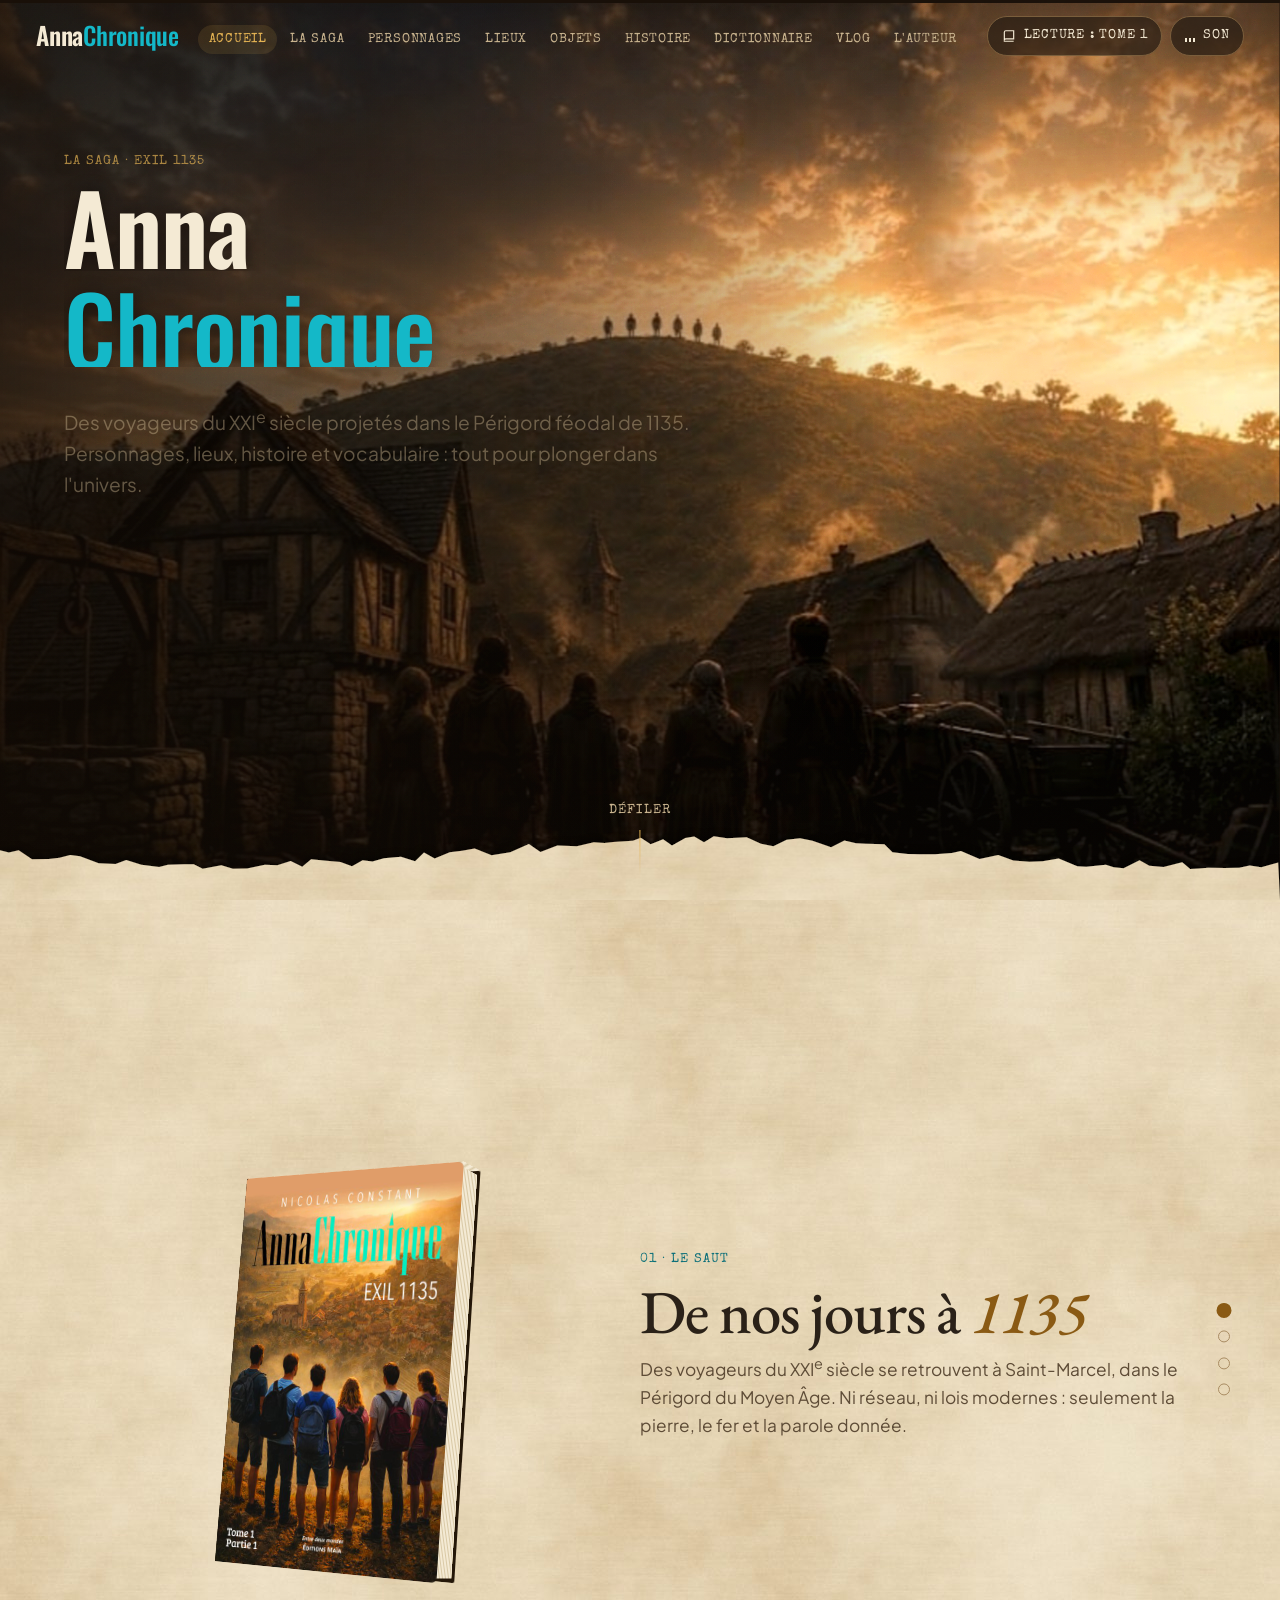
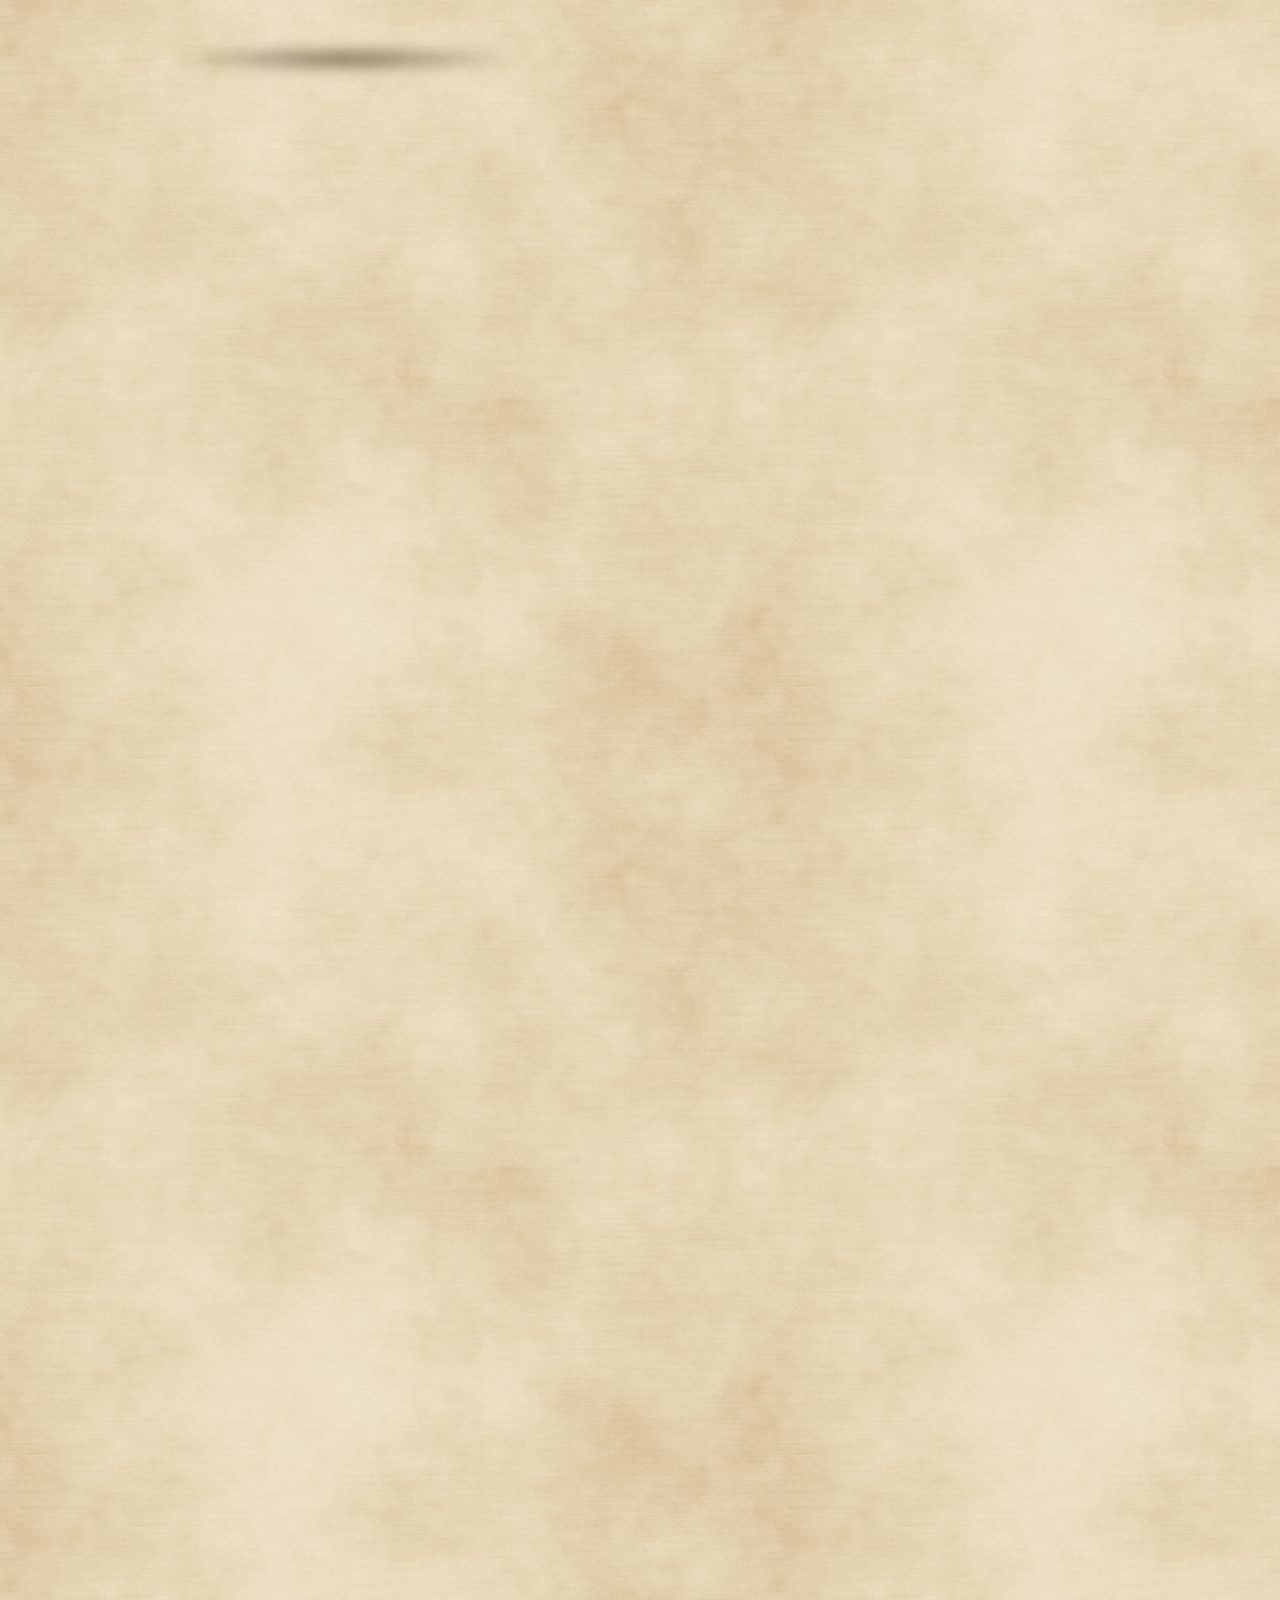
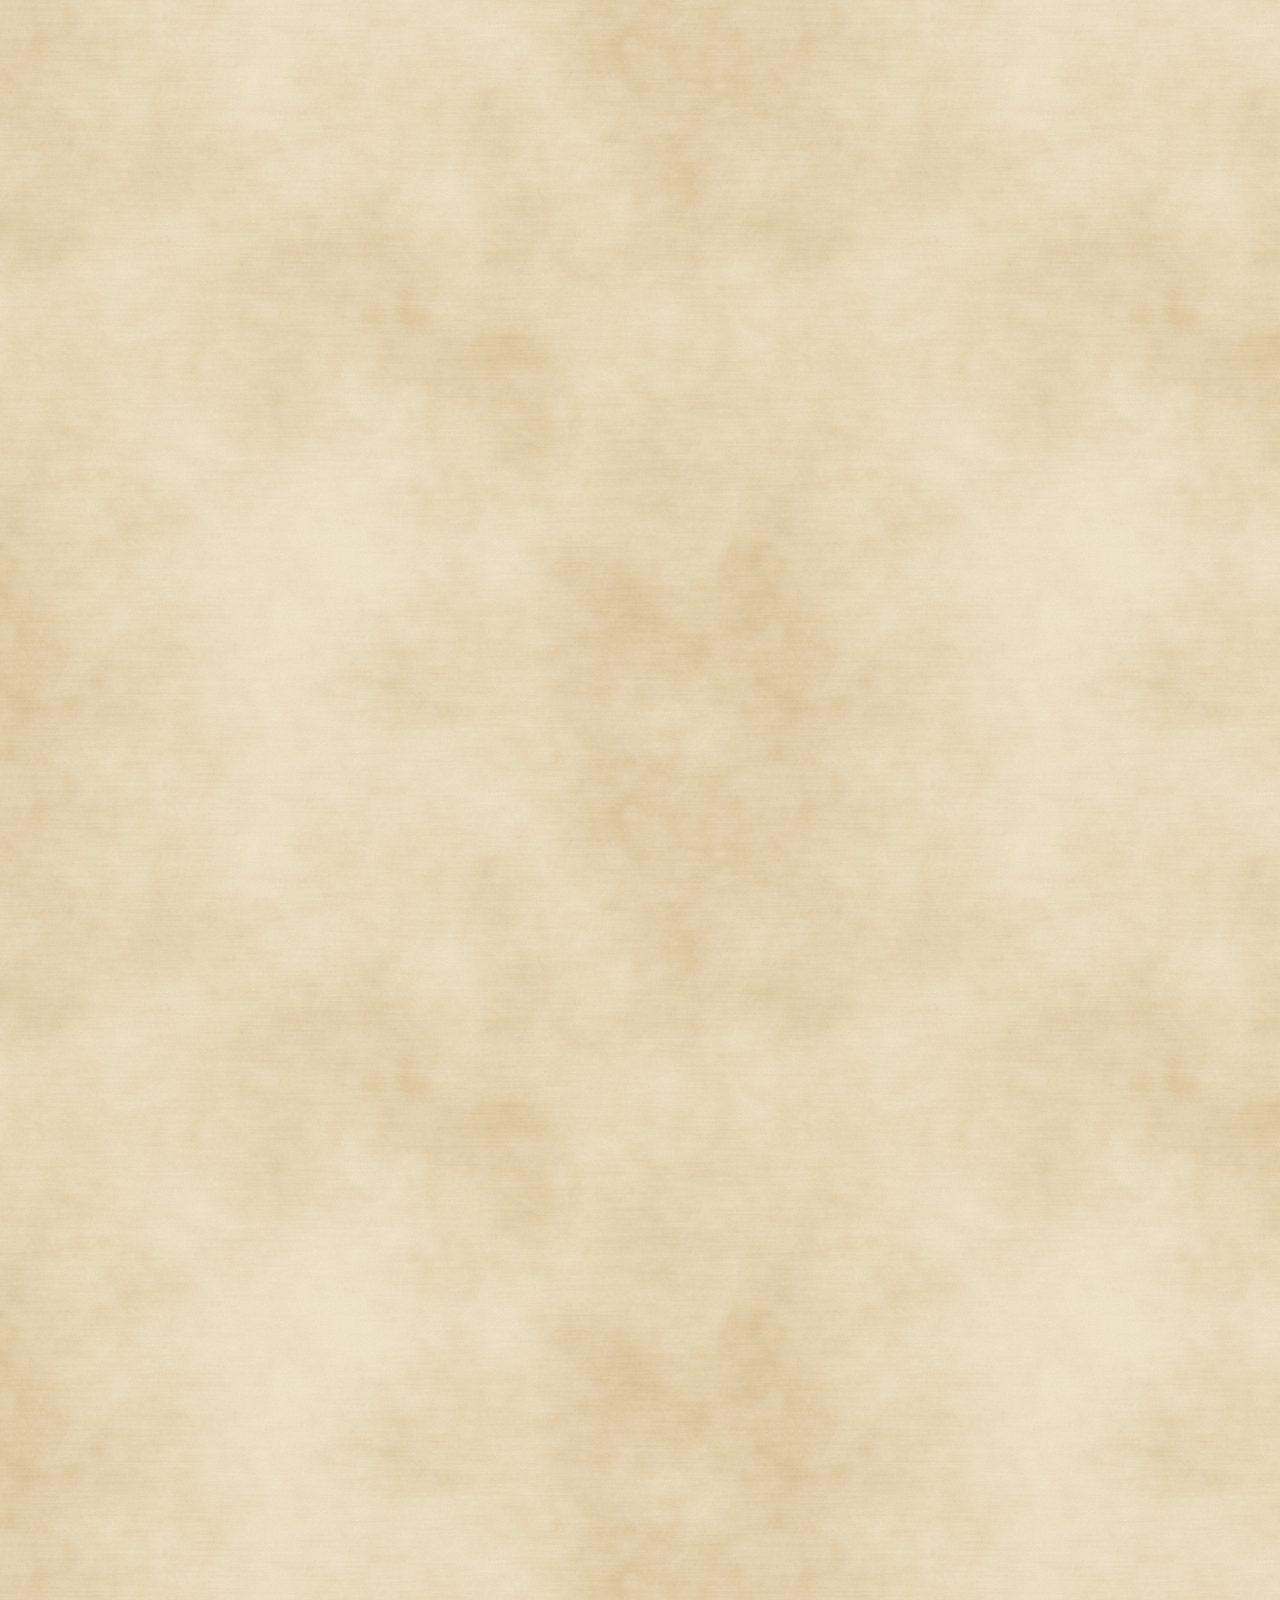
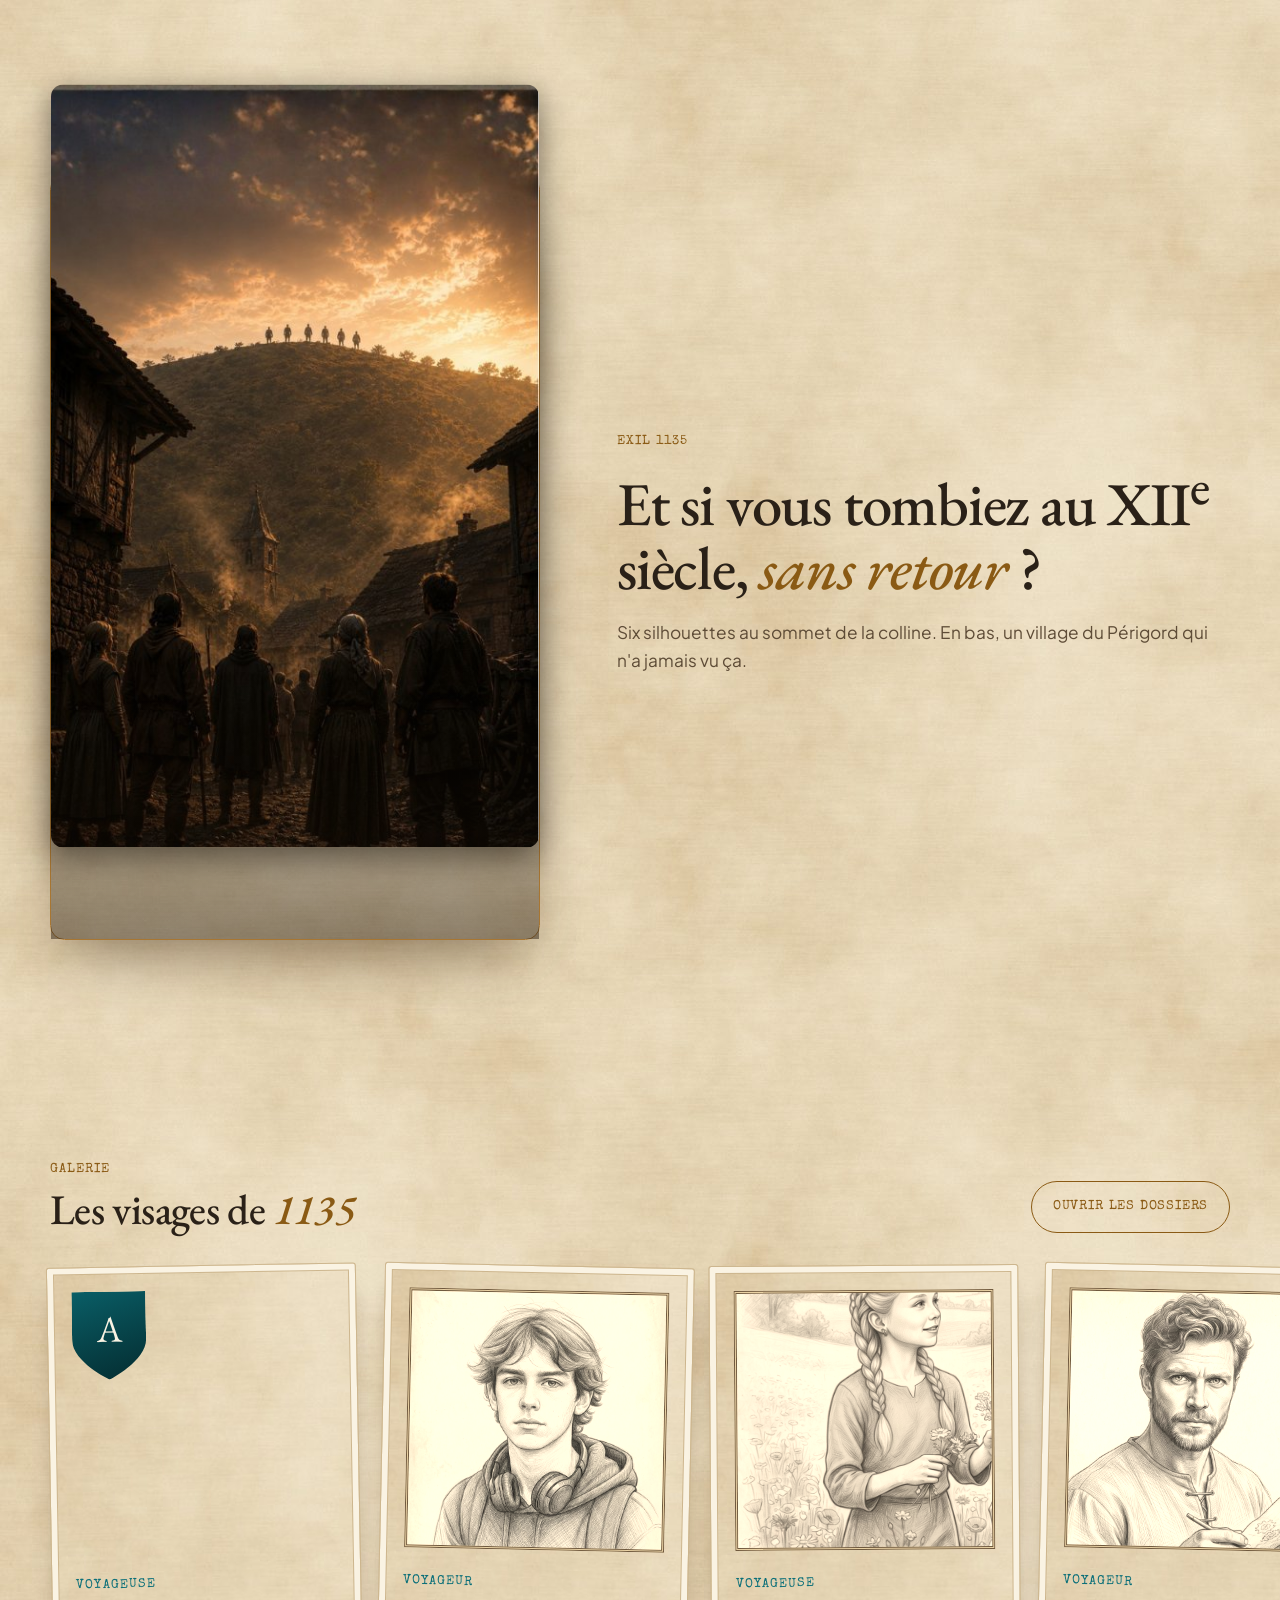
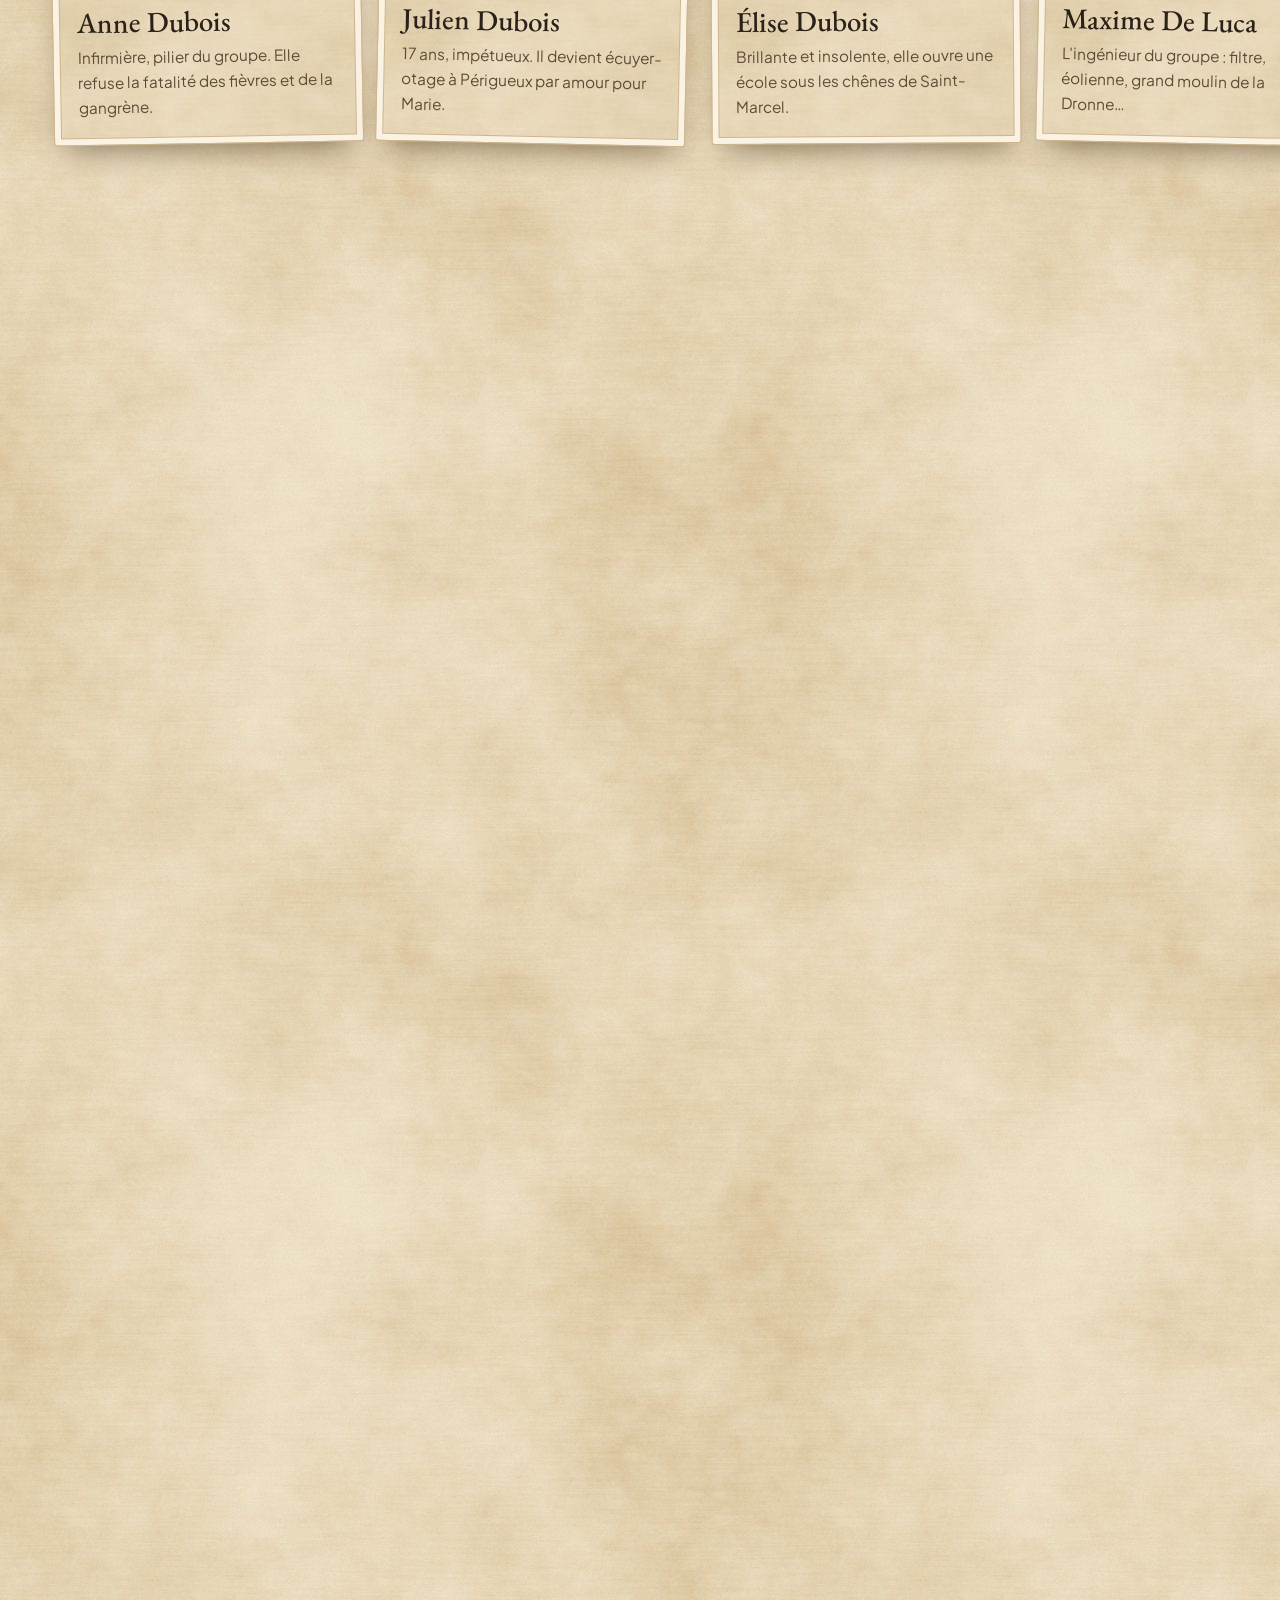
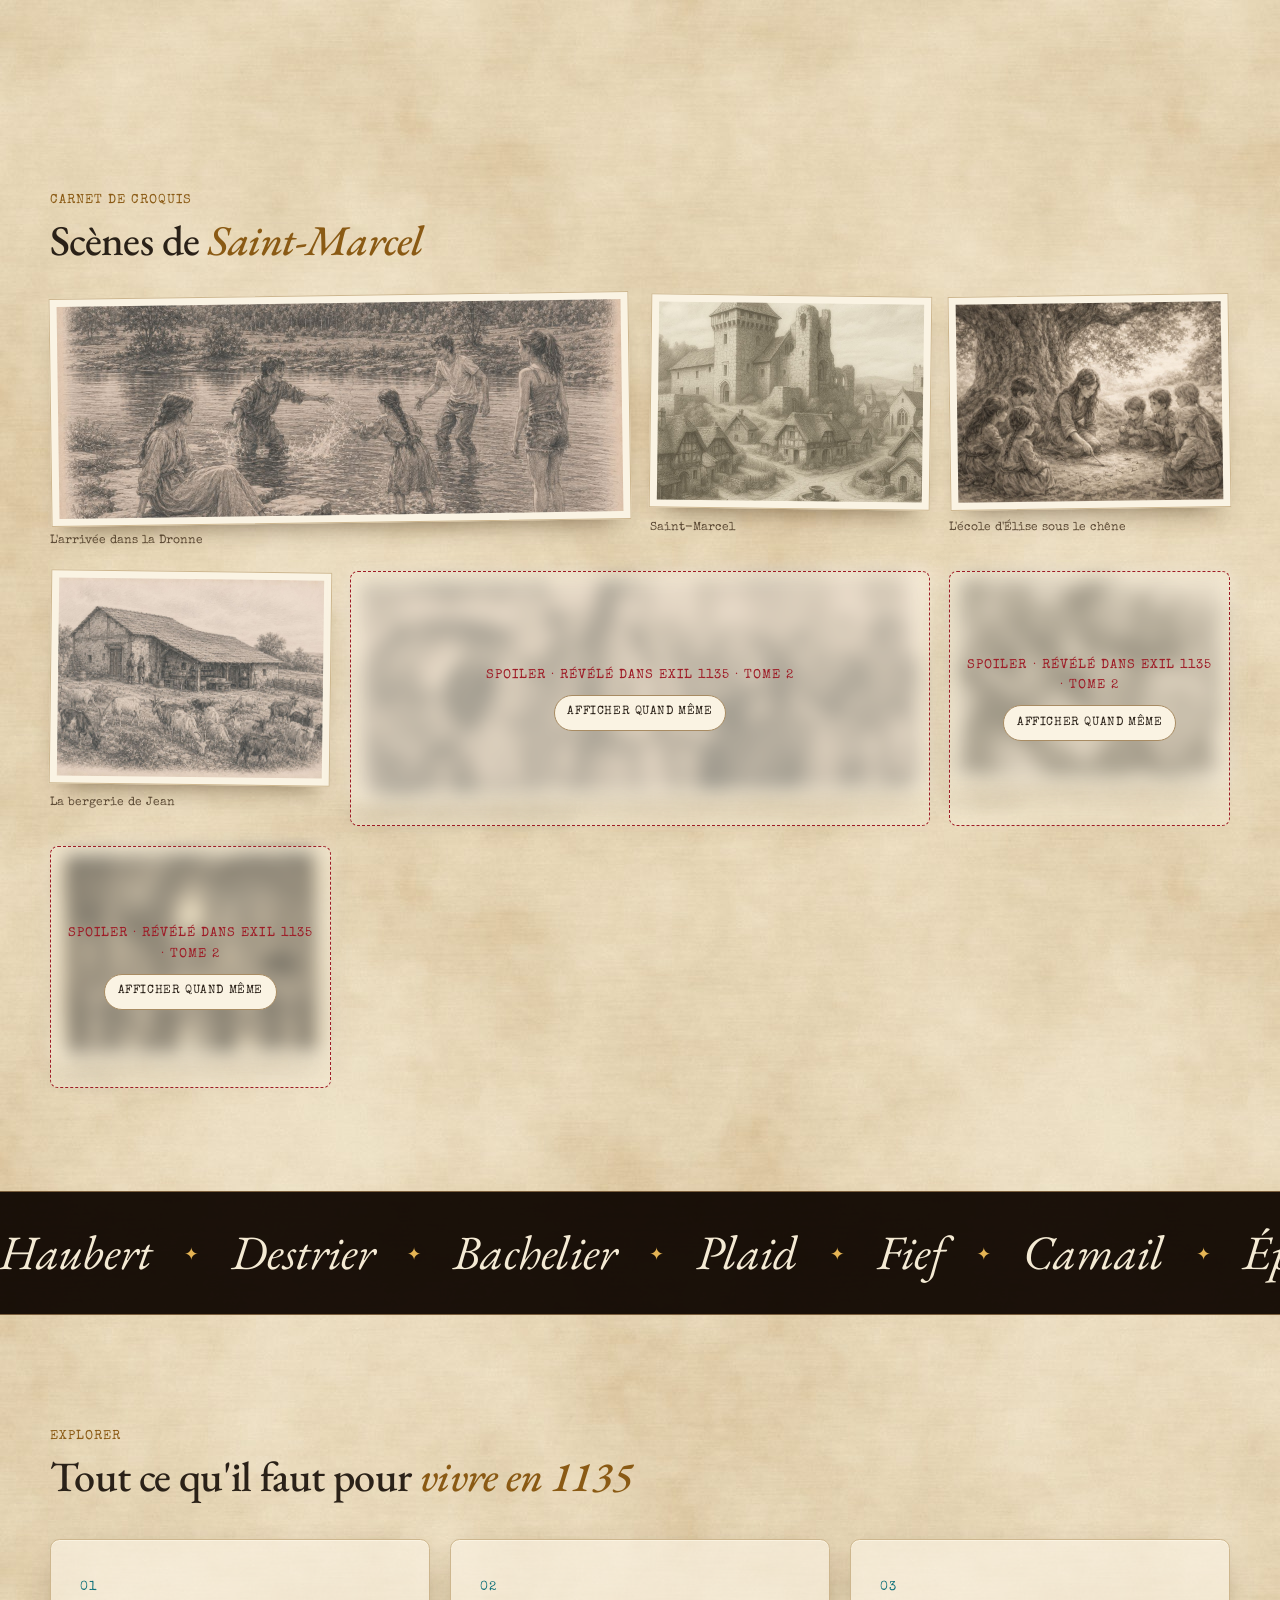
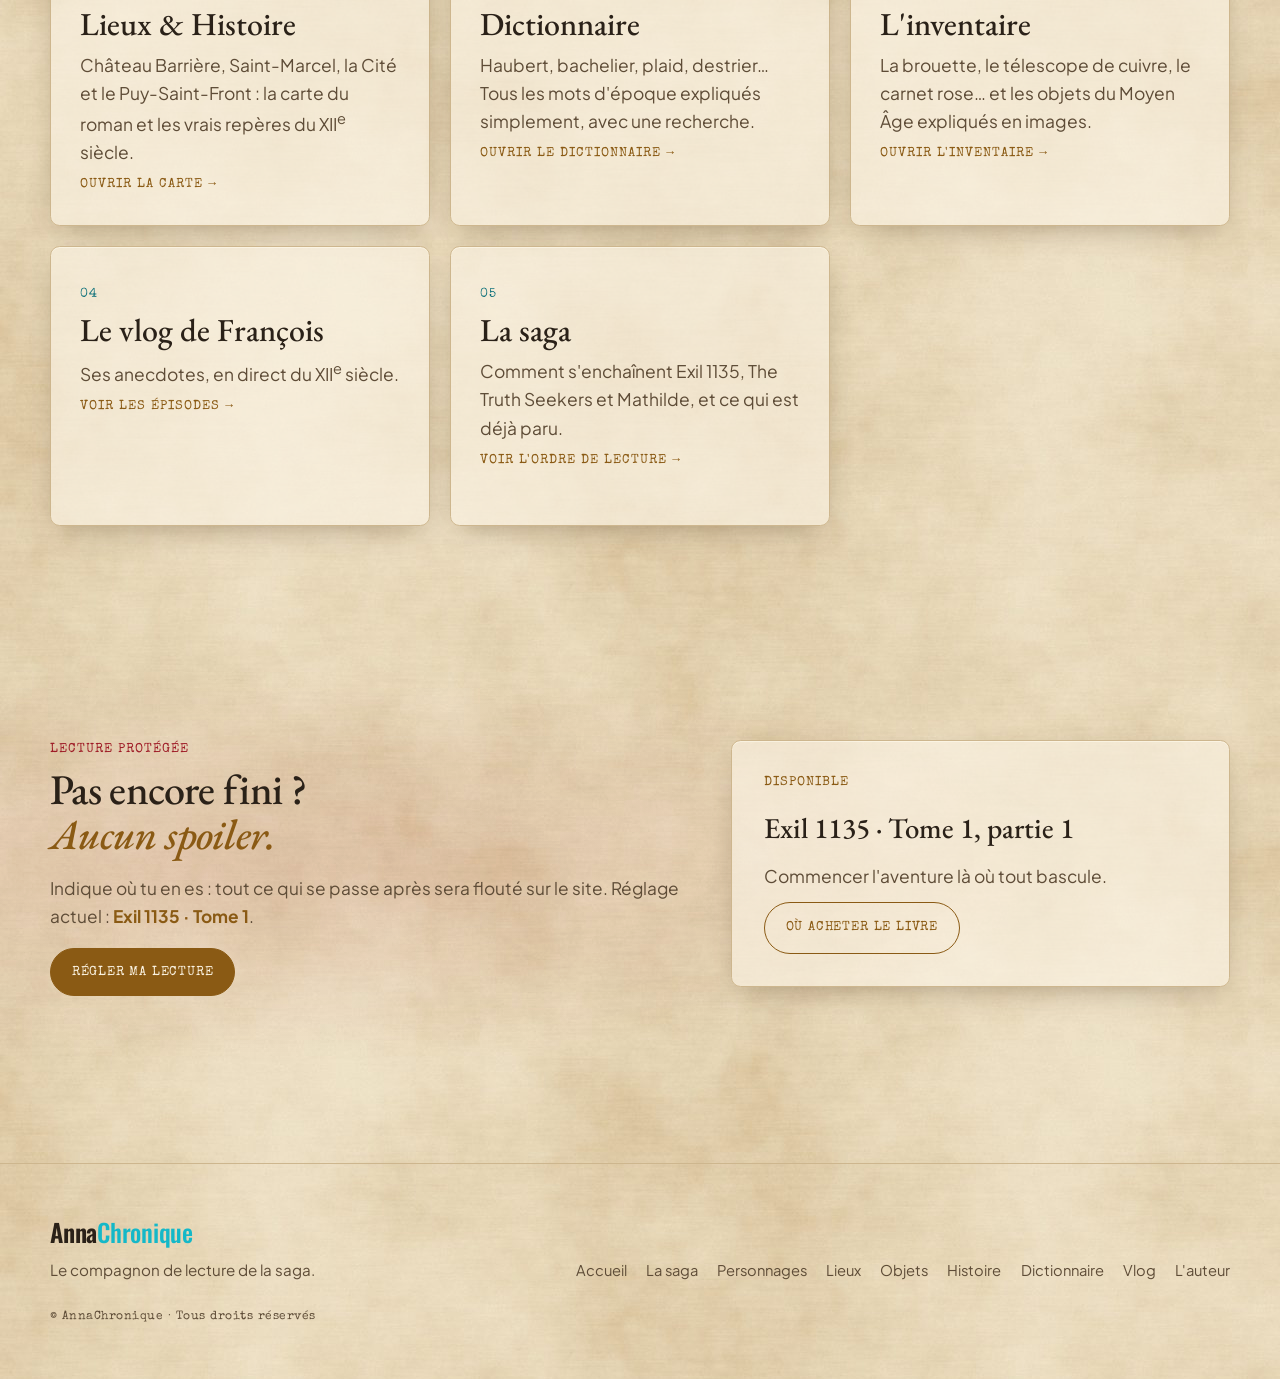
<file: index.html>
<!DOCTYPE html>
<html lang="fr" class="no-js">
<head>
  <meta charset="UTF-8">
  <meta name="viewport" content="width=device-width, initial-scale=1.0">
  <title>AnnaChronique - Plongez dans l'univers de la saga</title>
  <link rel="icon" href="assets/favicon.png">
  <meta name="description" content="Le compagnon de lecture de la saga AnnaChronique : personnages, lieux du Périgord au XIIe siècle, repères historiques et lexique médiéval.">
  <link rel="preconnect" href="https://fonts.googleapis.com">
  <link rel="preconnect" href="https://fonts.gstatic.com" crossorigin>
  <link href="https://fonts.googleapis.com/css2?family=EB+Garamond:ital,wght@0,400..700;1,400..600&family=Oswald:wght@500;600&family=Plus+Jakarta+Sans:wght@400;500;600;700&family=Special+Elite&display=swap" rel="stylesheet">
  <link rel="stylesheet" href="css/style.css">
  <link rel="stylesheet" href="css/home.css">
</head>
<body>

  <!-- ============ 0. Chargement : saut temporel ============ -->
  <div class="loader theme-dark" id="loader" aria-hidden="true">
    <div class="loader-inner">
      <div class="loader-title">
        <span class="loader-word">Anna<em>Chronique</em></span>
        <span class="loader-word loader-fill" id="loader-fill">Anna<em>Chronique</em></span>
      </div>
      <div class="loader-year"><span id="loader-year">2026</span></div>
      <div class="loader-caption label">Saut temporel en cours</div>
    </div>
  </div>

  <main>
    <!-- ============ 1. Ouverture ============ -->
    <section class="hero theme-dark" id="ouverture" aria-labelledby="hero-title">
      <div class="hero-bg" aria-hidden="true">
  <img src="assets/hero-colline.jpeg" alt="" style="width: 100%; height: 100%; object-fit: cover; object-position: center bottom;">
</div>
      <div class="hero-shade" aria-hidden="true"></div>
      <svg class="hero-land layer-near" viewBox="0 0 1440 400" preserveAspectRatio="none" aria-hidden="true">
        <defs>
          <pattern id="paper" patternUnits="userSpaceOnUse" width="768" height="768"><image href="assets/parchemin.jpg" width="768" height="768"/></pattern>
          <filter id="paper-shadow" x="-5%" y="-20%" width="110%" height="140%"><feDropShadow dx="0" dy="-4" stdDeviation="5" flood-color="#000" flood-opacity="0.45"/></filter>
        </defs>
        <path d="M0 400 L0 326.3 L10 329.6 L21 326.2 L36 339.6 L55 339.4 L67 337.4 L79 333.5 L90 335.1 L111 345.5 L130 346.7 L142 340.7 L159 347.7 L179 351.0 L189 347.6 L207 347.0 L218 346.9 L228 353.6 L249 348.6 L262 353.7 L278 353.3 L298 347.8 L312 348.7 L327 342.1 L340 350.7 L350 339.6 L367 341.9 L383 343.6 L396 350.0 L408 341.0 L419 343.1 L432 338.2 L451 336.0 L467 342.6 L477 329.8 L489 338.4 L506 329.3 L520 327.0 L534 323.6 L553 333.6 L574 329.1 L595 316.9 L608 328.9 L627 319.4 L649 320.5 L668 314.3 L680 315.6 L690 314.0 L712 312.1 L721 307.6 L732 317.4 L746 310.0 L756 319.4 L771 308.2 L781 305.9 L792 314.5 L803 305.6 L818 308.6 L840 307.2 L856 316.8 L870 320.3 L885 310.6 L900 308.5 L914 312.3 L935 321.9 L950 311.9 L963 315.9 L974 316.8 L995 317.4 L1004 329.4 L1021 331.9 L1035 332.1 L1052 332.4 L1071 330.2 L1081 327.3 L1102 339.1 L1123 333.4 L1140 341.6 L1158 343.4 L1173 342.6 L1191 338.7 L1212 349.9 L1222 350.8 L1244 347.8 L1253 351.5 L1264 353.0 L1282 341.0 L1293 349.3 L1309 351.2 L1330 344.1 L1339 353.9 L1349 353.2 L1359 352.2 L1378 352.7 L1394 352.2 L1406 348.9 L1419 351.3 L1438 344.4 L1440 400 Z" fill="url(#paper)" filter="url(#paper-shadow)"/>
      </svg>

      <div class="hero-content container" style="margin-top: -6vh; padding-top: 2rem; margin-left: 5vw; max-width: 650px; text-align: left; align-items: flex-start;">
        <p class="label gold hero-kicker">La saga · Exil 1135</p>
        <h1 id="hero-title" class="hero-title">
          <span class="line"><span>Anna</span></span>
          <span class="line"><span><em>Chronique</em></span></span>
        </h1>
        <p class="hero-sub">Des voyageurs du XXI<sup>e</sup> siècle projetés dans le Périgord féodal de 1135. Personnages, lieux, histoire et vocabulaire : tout pour plonger dans l'univers.</p>
        <div class="hero-actions">
          <a class="btn" href="#le-livre">Entrer dans l'univers</a>
          <button type="button" class="btn btn-ghost" data-open-reading>Où en suis-je ?</button>
        </div>
      </div>
      <a class="scroll-cue" href="#le-livre" aria-label="Défiler vers la suite">
        <span class="label">Défiler</span><span class="scroll-line"></span>
      </a>
    </section>

    <!-- ============ 2. Le livre au centre, l'histoire autour ============ -->
    <section class="book-story" id="le-livre" aria-label="La saga en quatre temps">
      <div class="book-stage">
        <div class="book-scene" aria-hidden="true">
          <div class="book" id="book">
            <div class="book-face book-front">
              <img class="cover-img" src="assets/couvertures/exil-t1-p1.jpg" alt="">
            </div>
            <div class="book-face book-back"></div>
            <div class="book-face book-spine"><span>AnnaChronique · Exil 1135</span></div>
            <div class="book-face book-pages"></div>
            <div class="book-face book-top"></div>
          </div>
          <div class="book-shadow"></div>
        </div>

        <ol class="story-steps">
          <li class="story-step" data-step="0">
            <span class="label cyan">01 · Le saut</span>
            <h2>De nos jours à <em>1135</em></h2>
            <p>Des voyageurs du XXI<sup>e</sup> siècle se retrouvent à Saint-Marcel, dans le Périgord du Moyen Âge. Ni réseau, ni lois modernes : seulement la pierre, le fer et la parole donnée.</p>
          </li>
          <li class="story-step" data-step="1">
            <span class="label cyan">02 · Le Périgord féodal</span>
            <h2>Une terre de <em>lignages</em></h2>
            <p>D'un côté la Cité noble de Périgueux, de l'autre le bourg marchand du Puy-Saint-Front. Entre les deux, des vicomtes, des châtelaines et des chevaliers prêts à tout pour leur rang.</p>
          </li>
          <li class="story-step" data-step="2">
            <span class="label cyan">03 · Deux mondes</span>
            <h2>Voyageurs ou <em>sorciers</em> ?</h2>
            <p>Un lycéen, un ingénieur et leurs compagnons face à une noblesse qui voit dans leurs savoirs une menace. Chaque geste moderne peut devenir une accusation.</p>
          </li>
          <li class="story-step" data-step="3">
            <span class="label cyan">04 · La saga</span>
            <h2>Trois cycles, <em>une même lignée</em></h2>
            <p><strong>Exil 1135</strong> en trois tomes, puis <strong>The Truth Seekers</strong> et <strong>Mathilde</strong>. La partie 1 du tome 1 est disponible dans plus de 1 000 librairies en Île-de-France.</p>
            <div class="cover-fan" aria-hidden="true">
              <img src="assets/couvertures/exil-t1-p2.jpg" alt="">
              <img src="assets/couvertures/exil-t2-p1.jpg" alt="">
              <img src="assets/couvertures/exil-t2-p2.jpg" alt="">
              <img src="assets/couvertures/truth-seekers.jpg" alt="">
              <img src="assets/couvertures/mathilde.jpg" alt="">
            </div>
            <a class="btn btn-ghost" href="saga.html">Voir toute la bibliothèque</a>
          </li>
        </ol>

        <nav class="story-dots" aria-label="Étapes">
          <button type="button" data-goto="0" aria-label="Étape 1 : Le saut"></button>
          <button type="button" data-goto="1" aria-label="Étape 2 : Le Périgord féodal"></button>
          <button type="button" data-goto="2" aria-label="Étape 3 : Deux mondes"></button>
          <button type="button" data-goto="3" aria-label="Étape 4 : La saga"></button>
        </nav>
      </div>
    </section>

    <!-- ============ 2 bis. Accroche visuelle ============ -->
    <section class="tagline-band" aria-labelledby="tagline-title">
      <div class="container tagline-grid">
        <div class="tagline-frame" style="overflow: visible; background: transparent; clip-path: none !important;">
  <img id="tagline-img" src="assets/village-colline.jpg" alt="" style="width: 100%; height: auto; object-fit: contain; display: block; border-radius: 12px; box-shadow: 0 10px 30px rgba(0,0,0,0.5);">
</div>
        <div class="tagline-text">
          <span class="label gold reveal">Exil 1135</span>
          <h2 id="tagline-title" class="tagline-quote reveal">Et si vous tombiez au XII<sup>e</sup> siècle, <em>sans retour</em> ?</h2>
          <p class="lead reveal">Six silhouettes au sommet de la colline. En bas, un village du Périgord qui n'a jamais vu ça.</p>
        </div>
      </div>
    </section>

    <!-- ============ 3. Galerie des personnages (défilement horizontal) ============ -->
    <section class="cast" id="personnages" aria-labelledby="cast-title">
      <div class="cast-pin">
        <div class="container cast-head">
          <div>
            <span class="label gold">Galerie</span>
            <h2 id="cast-title" class="section-title">Les visages de <em>1135</em></h2>
          </div>
          <a class="btn btn-ghost" href="personnages.html">Ouvrir les dossiers</a>
        </div>
        <div class="cast-track" id="cast-track">
          <a class="cast-card" href="personnages.html#anne" style="--accent: var(--tertiary)">
            <span class="crest" data-initial="A"></span>
            <span class="label cyan">Voyageuse</span>
            <h3>Anne Dubois</h3>
            <p>Infirmière, pilier du groupe. Elle refuse la fatalité des fièvres et de la gangrène.</p>
          </a>
          <a class="cast-card" href="personnages.html#julien" style="--accent: var(--tertiary)">
            <img class="cast-portrait" src="assets/portraits/julien.jpg" alt="">
            <span class="label cyan">Voyageur</span>
            <h3>Julien Dubois</h3>
            <p>17 ans, impétueux. Il devient écuyer-otage à Périgueux par amour pour Marie.</p>
          </a>
          <a class="cast-card" href="personnages.html#elise" style="--accent: var(--tertiary)">
            <img class="cast-portrait" src="assets/portraits/elise.jpg" alt="">
            <span class="label cyan">Voyageuse</span>
            <h3>Élise Dubois</h3>
            <p>Brillante et insolente, elle ouvre une école sous les chênes de Saint-Marcel.</p>
          </a>
          <a class="cast-card" href="personnages.html#maxime" style="--accent: var(--tertiary)">
            <img class="cast-portrait" src="assets/portraits/maxime.jpg" alt="">
            <span class="label cyan">Voyageur</span>
            <h3>Maxime De Luca</h3>
            <p>L'ingénieur du groupe : filtre, éolienne, grand moulin de la Dronne…</p>
          </a>
          <a class="cast-card" href="personnages.html#marie" style="--accent: var(--primary)">
            <img class="cast-portrait" src="assets/portraits/marie.jpg" alt="">
            <span class="label gold">Saint-Marcel</span>
            <h3>Marie</h3>
            <p>Jeune serve et lavandière, à la mémoire poétique prodigieuse.</p>
          </a>
          <a class="cast-card" href="personnages.html#isabelle" style="--accent: var(--primary)">
            <img class="cast-portrait" src="assets/portraits/isabelle.jpg" alt="">
            <span class="label gold">Saint-Marcel</span>
            <h3>Dame Isabelle</h3>
            <p>Châtelaine veuve, elle protège les voyageurs face à son beau-frère.</p>
          </a>
          <a class="cast-card" href="personnages.html#raoul-jeune" style="--accent: var(--crimson-bright)">
            <img class="cast-portrait" src="assets/portraits/raoul-1135.svg" alt="">
            <span class="label crimson">Maison de Périgueux</span>
            <h3>Raoul le Jeune</h3>
            <p>L'héritier aux Trois Lions, arrogant et jaloux des savoirs du futur.</p>
          </a>
          <a class="cast-card" href="personnages.html#raoul" style="--accent: var(--crimson-bright)">
            <span class="crest" data-initial="V"></span>
            <span class="label crimson">Maison de Périgueux</span>
            <h3>Le vicomte Raoul</h3>
            <p>Seigneur de Périgueux, féodal retors et impitoyable.</p>
          </a>
        </div>
      </div>
    </section>


    <!-- ============ 3 bis. Carnet de croquis ============ -->
    <section class="section sketchbook" aria-labelledby="sketch-title">
      <div class="container">
        <span class="label gold reveal">Carnet de croquis</span>
        <h2 id="sketch-title" class="section-title reveal">Scènes de <em>Saint-Marcel</em></h2>
        <div class="sketch-grid">
          <figure class="sketch s-wide reveal"><button type="button" data-zoom="assets/scenes/arrivee-dronne.jpg" data-caption="L'arrivée dans la Dronne"><img src="assets/scenes/arrivee-dronne.jpg" alt="Les voyageurs tombent dans les eaux de la Dronne" loading="lazy"></button><figcaption>L'arrivée dans la Dronne</figcaption></figure>
          <figure class="sketch reveal"><button type="button" data-zoom="assets/scenes/saint-marcel.jpg" data-caption="Saint-Marcel"><img src="assets/scenes/saint-marcel.jpg" alt="Le bourg de Saint-Marcel" loading="lazy"></button><figcaption>Saint-Marcel</figcaption></figure>
          <figure class="sketch reveal"><button type="button" data-zoom="assets/scenes/ecole-elise.jpg" data-caption="L'école d'Élise sous le chêne"><img src="assets/scenes/ecole-elise.jpg" alt="Élise fait la classe aux enfants sous un grand chêne" loading="lazy"></button><figcaption>L'école d'Élise sous le chêne</figcaption></figure>
          <figure class="sketch reveal"><button type="button" data-zoom="assets/scenes/bergerie-jean.jpg" data-caption="La bergerie de Jean"><img src="assets/scenes/bergerie-jean.jpg" alt="La bergerie de Jean et ses chèvres" loading="lazy"></button><figcaption>La bergerie de Jean</figcaption></figure>
          <figure class="sketch s-wide reveal" data-tome="2"><button type="button" data-zoom="assets/scenes/alienor-banquet.jpg" data-caption="Aliénor à la table de Saint-Marcel"><img src="assets/scenes/alienor-banquet.jpg" alt="Banquet avec la jeune Aliénor" loading="lazy"></button><figcaption>Aliénor à la table de Saint-Marcel</figcaption></figure>
          <figure class="sketch reveal" data-tome="2"><button type="button" data-zoom="assets/scenes/tournoi.jpg" data-caption="Le tournoi"><img src="assets/scenes/tournoi.jpg" alt="Chevaliers au tournoi" loading="lazy"></button><figcaption>Le tournoi</figcaption></figure>
          <figure class="sketch reveal" data-tome="2"><button type="button" data-zoom="assets/scenes/carole-boule.jpg" data-caption="La carole sous la boule à facettes"><img src="assets/scenes/carole-boule.jpg" alt="Une ronde dansée sous une boule à facettes" loading="lazy"></button><figcaption>La carole</figcaption></figure>
        </div>
      </div>
    </section>

    <div class="zoom-modal" id="zoom-modal" role="dialog" aria-modal="true" aria-label="Image agrandie">
      <button type="button" class="pill-btn zoom-close">Fermer</button>
      <figure><img id="zoom-img" alt=""><figcaption id="zoom-cap"></figcaption></figure>
    </div>
    <!-- ============ 4. Bandeau lexique ============ -->
    <a class="marquee theme-dark" href="lexique.html" aria-label="Ouvrir le dictionnaire">
      <div class="marquee-track" aria-hidden="true">
        <span>Haubert</span><i>✦</i><span>Destrier</span><i>✦</i><span>Bachelier</span><i>✦</i><span>Plaid</span><i>✦</i><span>Fief</span><i>✦</i><span>Camail</span><i>✦</i><span>Épieu</span><i>✦</i><span>Lice</span><i>✦</i><span>Suzerain</span><i>✦</i><span>Gueules</span><i>✦</i>
        <span>Haubert</span><i>✦</i><span>Destrier</span><i>✦</i><span>Bachelier</span><i>✦</i><span>Plaid</span><i>✦</i><span>Fief</span><i>✦</i><span>Camail</span><i>✦</i><span>Épieu</span><i>✦</i><span>Lice</span><i>✦</i><span>Suzerain</span><i>✦</i><span>Gueules</span><i>✦</i>
      </div>
    </a>

    <!-- ============ 5. Explorer ============ -->
    <section class="section explore bg-archive" aria-labelledby="explore-title">
      <div class="container">
        <span class="label gold reveal">Explorer</span>
        <h2 id="explore-title" class="section-title reveal">Tout ce qu'il faut pour <em>vivre en 1135</em></h2>
        <div class="explore-grid">
          <a class="card explore-card reveal" href="lieux.html">
            <span class="explore-num label cyan">01</span>
            <h3>Lieux & Histoire</h3>
            <p>Château Barrière, Saint-Marcel, la Cité et le Puy-Saint-Front : la carte du roman et les vrais repères du XII<sup>e</sup> siècle.</p>
            <span class="explore-go label gold">Ouvrir la carte →</span>
          </a>
          <a class="card explore-card reveal" data-delay="0.1" href="lexique.html">
            <span class="explore-num label cyan">02</span>
            <h3>Dictionnaire</h3>
            <p>Haubert, bachelier, plaid, destrier… Tous les mots d'époque expliqués simplement, avec une recherche.</p>
            <span class="explore-go label gold">Ouvrir le dictionnaire →</span>
          </a>
          <a class="card explore-card reveal" data-delay="0.1" href="objets.html">
            <span class="explore-num label cyan">03</span>
            <h3>L'inventaire</h3>
            <p>La brouette, le télescope de cuivre, le carnet rose… et les objets du Moyen Âge expliqués en images.</p>
            <span class="explore-go label gold">Ouvrir l'inventaire →</span>
          </a>
          <a class="card explore-card reveal" data-delay="0.2" href="vlog.html">
            <span class="explore-num label cyan">04</span>
            <h3>Le vlog de François</h3>
            <p>Ses anecdotes, en direct du XII<sup>e</sup> siècle.</p>
            <span class="explore-go label gold">Voir les épisodes →</span>
          </a>
          <a class="card explore-card reveal" data-delay="0.2" href="saga.html">
            <span class="explore-num label cyan">05</span>
            <h3>La saga</h3>
            <p>Comment s'enchaînent Exil 1135, The Truth Seekers et Mathilde, et ce qui est déjà paru.</p>
            <span class="explore-go label gold">Voir l'ordre de lecture →</span>
          </a>
        </div>
      </div>
    </section>

    <!-- ============ 6. Anti-spoiler + achat ============ -->
    <section class="section cta-band" aria-labelledby="cta-title">
      <div class="container cta-grid">
        <div class="reveal">
          <span class="label crimson">Lecture protégée</span>
          <h2 id="cta-title" class="section-title">Pas encore fini ?<br><em>Aucun spoiler.</em></h2>
          <p class="lead">Indique où tu en es : tout ce qui se passe après sera flouté sur le site. Réglage actuel : <strong class="gold" data-reading-label></strong>.</p>
          <button type="button" class="btn" data-open-reading>Régler ma lecture</button>
        </div>
        <div class="card cta-buy reveal" data-delay="0.15">
          <span class="label gold">Disponible</span>
          <h3 class="serif">Exil 1135 · Tome 1, partie 1</h3>
          <p>Commencer l'aventure là où tout bascule.</p>
          <a class="btn btn-ghost" href="auteur.html#acheter">Où acheter le livre</a>
        </div>
      </div>
    </section>
  </main>

  <script src="js/vendor/gsap.min.js"></script>
  <script src="js/vendor/ScrollTrigger.min.js"></script>
  <script src="js/main.js"></script>
  <script src="js/home.js"></script>
</body>
</html>
</file>
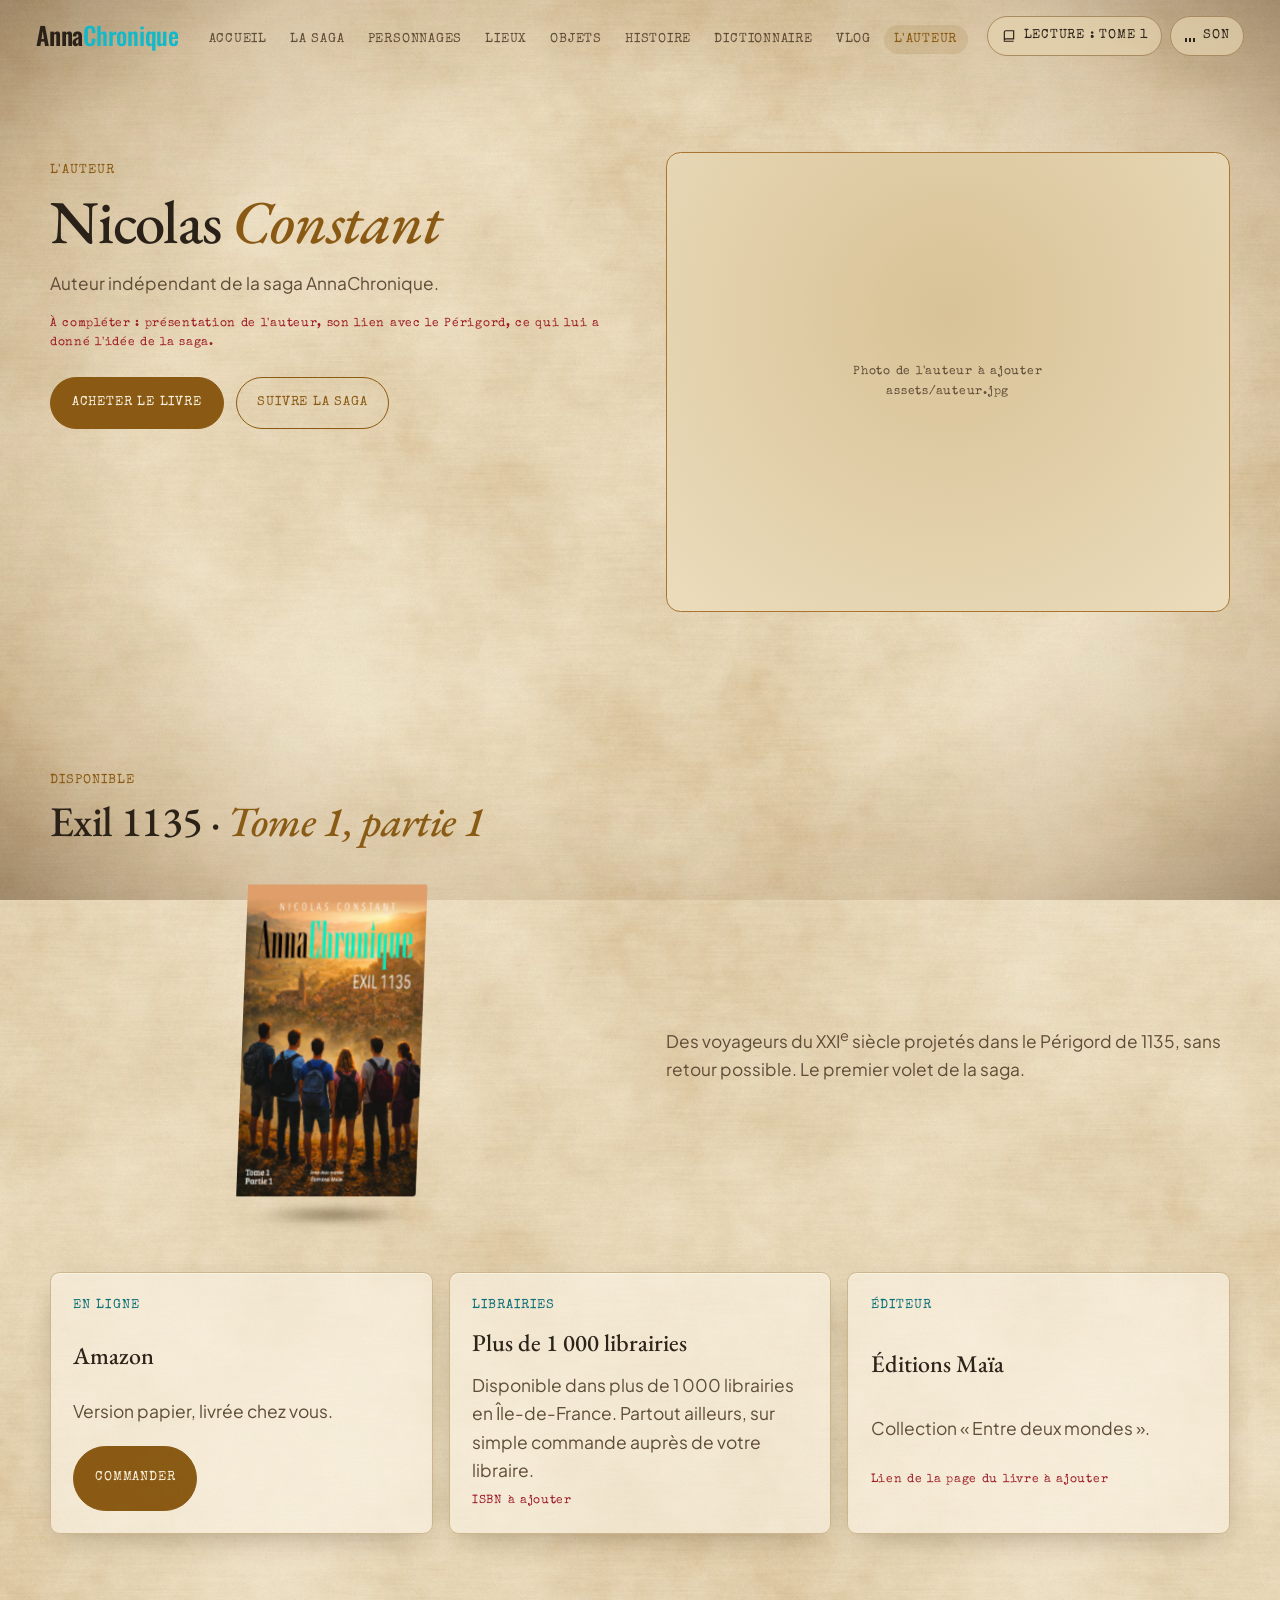
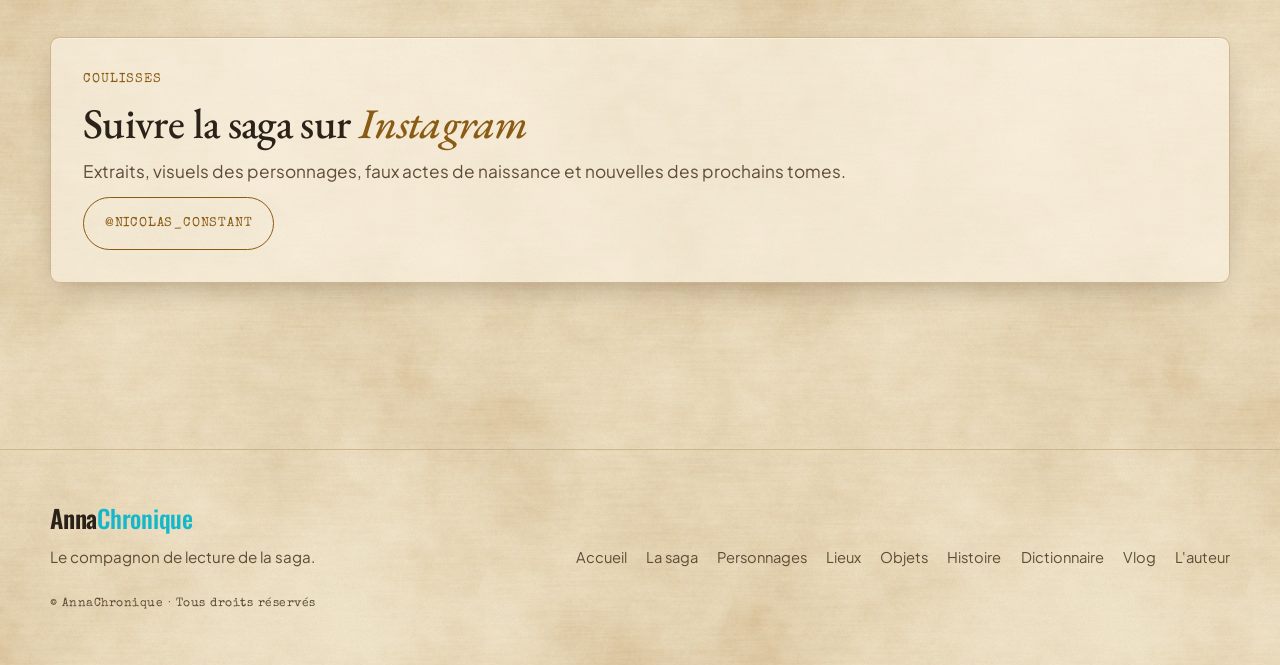
<file: auteur.html>
<!DOCTYPE html>
<html lang="fr" class="no-js">
<head>
  <meta charset="UTF-8">
  <meta name="viewport" content="width=device-width, initial-scale=1.0">
  <title>L'auteur - AnnaChronique</title>
  <link rel="icon" href="assets/favicon.png">
  <meta name="description" content="L'auteur de la saga AnnaChronique, et où trouver les livres.">
  <link rel="preconnect" href="https://fonts.googleapis.com">
  <link rel="preconnect" href="https://fonts.gstatic.com" crossorigin>
  <link href="https://fonts.googleapis.com/css2?family=EB+Garamond:ital,wght@0,400..700;1,400..600&family=Oswald:wght@500;600&family=Plus+Jakarta+Sans:wght@400;500;600;700&family=Special+Elite&display=swap" rel="stylesheet">
  <link rel="stylesheet" href="css/style.css">
  <link rel="stylesheet" href="css/pages.css">
</head>
<body>
  <main>
    <header class="page-hero">
      <div class="container split">
        <div>
          <span class="label gold reveal">L'auteur</span>
          <h1 class="reveal">Nicolas <em>Constant</em></h1>
          <p class="lead reveal">Auteur indépendant de la saga AnnaChronique.</p>
          <p class="todo reveal">À compléter : présentation de l'auteur, son lien avec le Périgord, ce qui lui a donné l'idée de la saga.</p>
          <div class="hero-actions reveal" style="display:flex;flex-wrap:wrap;gap:0.75rem;margin-top:1.5rem">
            <a class="btn" href="#acheter">Acheter le livre</a>
            <a class="btn btn-ghost" href="#suivre">Suivre la saga</a>
          </div>
        </div>
        <div class="author-portrait reveal" data-delay="0.15">
          Photo de l'auteur à ajouter<br>assets/auteur.jpg
        </div>
      </div>
    </header>

    <section class="section" id="acheter" aria-labelledby="acheter-title" style="scroll-margin-top:var(--header-h)">
      <div class="container">
        <span class="label gold reveal">Disponible</span>
        <h2 id="acheter-title" class="section-title reveal">Exil 1135 · <em>Tome 1, partie 1</em></h2>
        <div class="split" style="align-items:center;margin-top:1.5rem">
          <div style="display:flex;justify-content:center;perspective:1400px;padding:1rem 0">
            <div>
              <div class="book3d reveal" style="--w:200px;--spine:#3a2814;transform:rotateY(-26deg) rotateX(5deg)">
                <img class="b3-front" src="assets/couvertures/exil-t1-p1.jpg" alt="Couverture d'AnnaChronique, Exil 1135, tome 1 partie 1">
                <span class="b3-spine">AnnaChronique</span><span class="b3-pages"></span><span class="b3-back"></span>
              </div>
              <div class="book3d-shadow"></div>
            </div>
          </div>
          <p class="lead reveal">Des voyageurs du XXI<sup>e</sup> siècle projetés dans le Périgord de 1135, sans retour possible. Le premier volet de la saga.</p>
        </div>
        <div class="buy-grid">
          <div class="card buy-card reveal">
            <span class="label cyan">En ligne</span>
            <h3>Amazon</h3>
            <p>Version papier, livrée chez vous.</p>
            <a class="btn" href="https://amzn.eu/d/05ZxwknW" target="_blank" rel="noopener">Commander</a>
          </div>
          <div class="card buy-card reveal" data-delay="0.08">
            <span class="label cyan">Librairies</span>
            <h3>Plus de 1 000 librairies</h3>
            <p>Disponible dans plus de 1 000 librairies en Île-de-France. Partout ailleurs, sur simple commande auprès de votre libraire.</p>
            <span class="todo">ISBN à ajouter</span>
          </div>
          <div class="card buy-card reveal" data-delay="0.16">
            <span class="label cyan">Éditeur</span>
            <h3>Éditions Maïa</h3>
            <p>Collection « Entre deux mondes ».</p>
            <span class="todo">Lien de la page du livre à ajouter</span>
          </div>
        </div>
      </div>
    </section>

    <section class="section" id="suivre" aria-labelledby="suivre-title" style="padding-top:0;scroll-margin-top:var(--header-h)">
      <div class="container">
        <div class="card reveal" style="padding:2rem;display:grid;gap:0.7rem;justify-items:start">
          <span class="label gold">Coulisses</span>
          <h2 id="suivre-title" class="section-title" style="margin:0">Suivre la saga sur <em>Instagram</em></h2>
          <p class="lead" style="margin:0">Extraits, visuels des personnages, faux actes de naissance et nouvelles des prochains tomes.</p>
          <a class="btn btn-ghost" href="https://www.instagram.com/nicolas_constant/" target="_blank" rel="noopener">@nicolas_constant</a>
        </div>
      </div>
    </section>
  </main>

  <script src="js/vendor/gsap.min.js"></script>
  <script src="js/vendor/ScrollTrigger.min.js"></script>
  <script src="js/main.js"></script>
</body>
</html>
</file>
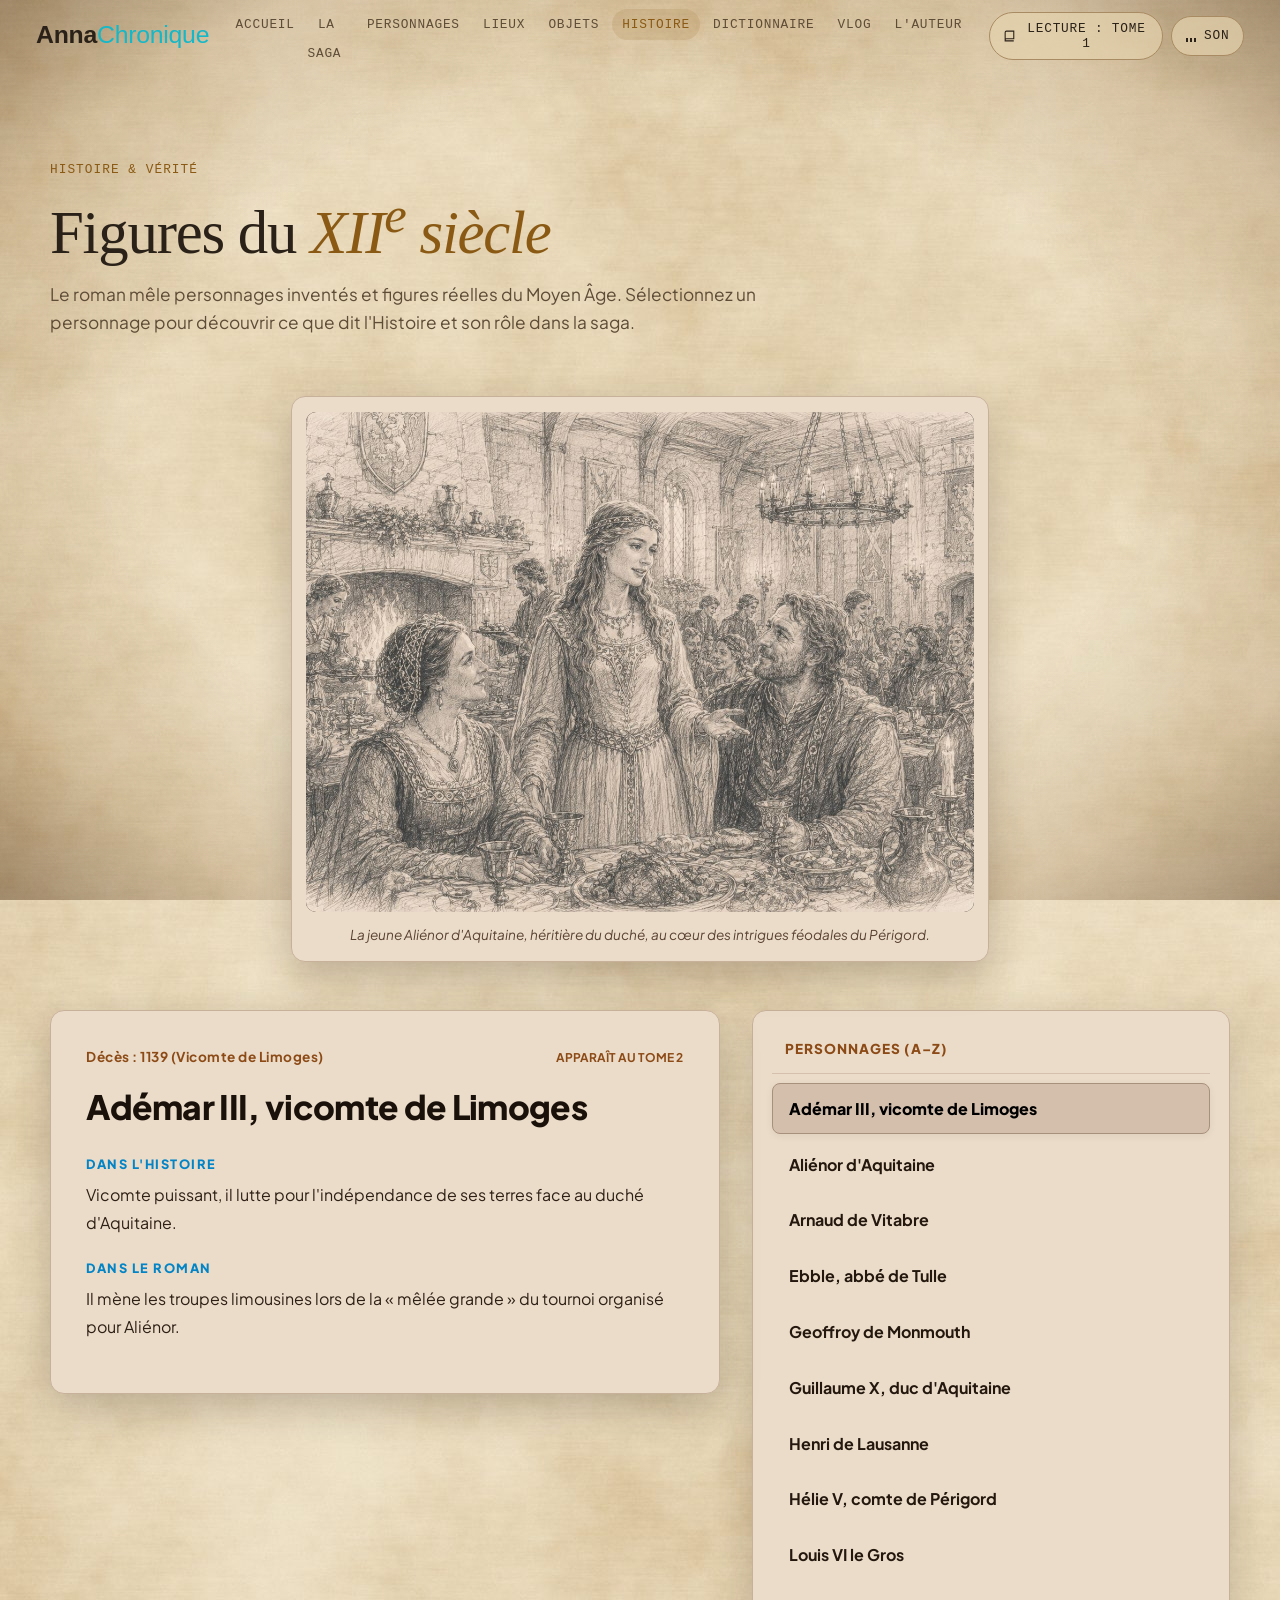
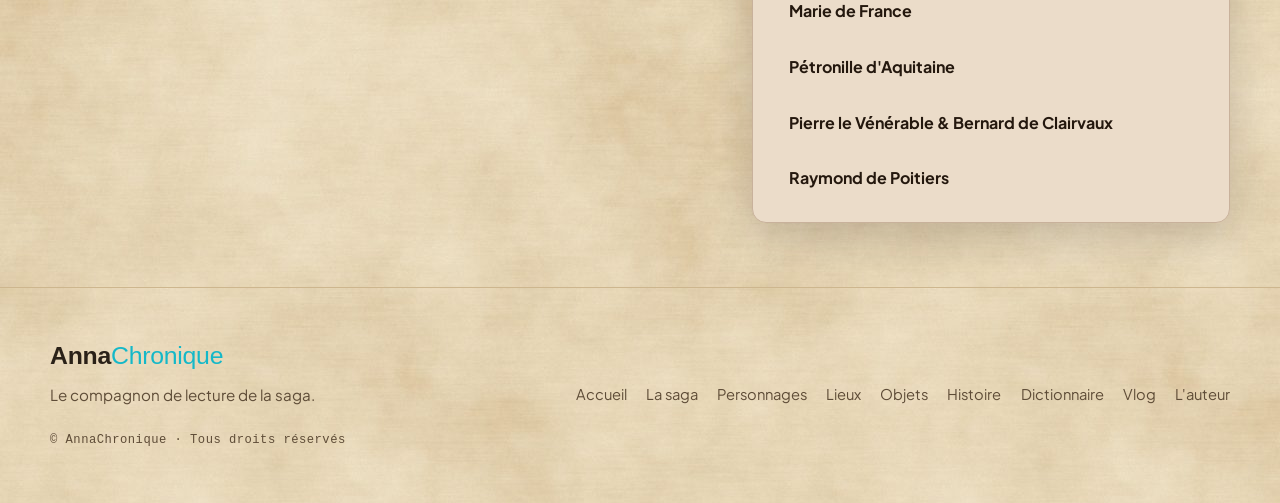
<file: histoire.html>
<!DOCTYPE html>
<html lang="fr" class="no-js">
<head>
  <meta charset="UTF-8">
  <meta name="viewport" content="width=device-width, initial-scale=1.0">
  <title>Figures Historiques - AnnaChronique</title>
  <link rel="icon" href="assets/favicon.png">
  <meta name="description" content="Les véritables personnages historiques du XIIe siècle croisés par les voyageurs d'AnnaChronique.">
  <link rel="preconnect" href="https://fonts.googleapis.com">
  <link rel="preconnect" href="https://fonts.gstatic.com">
  <link href="https://fonts.googleapis.com/css2?family=Plus+Jakarta+Sans:wght@400;500;600;700;800&display=swap" rel="stylesheet">
  <link rel="stylesheet" href="css/style.css">
  <link rel="stylesheet" href="css/pages.css">
  <style>
    /* ================= CHARTE PARCHEMIN SOUTENU & OMBRES ================= */
    .figures-layout {
      display: grid;
      grid-template-columns: 1.4fr 1fr;
      gap: 2rem;
      align-items: start;
      margin-bottom: 4rem;
    }
    @media (max-width: 900px) {
      .figures-layout {
        grid-template-columns: 1fr;
      }
      .figures-sidebar {
        order: -1;
      }
    }

    /* Cadre d'Aliénor en haut (largeur 2/3, hauteur 500px, ombre élégante) */
    .alienor-frame-wrapper {
      max-width: 66%;
      margin: -1.5rem auto 3rem auto;
    }
    @media (max-width: 768px) {
      .alienor-frame-wrapper {
        max-width: 100%;
      }
    }
    .alienor-frame {
      padding: 0.9rem;
      background: #ebdcc9; /* Teinte parchemin plus soutenue */
      border-radius: 14px;
      border: 1px solid #c8b19b;
      box-shadow: 0 14px 40px rgba(35, 23, 14, 0.22); /* Belle ombre d'ambiance */
    }
    .alienor-frame .photo-container {
      width: 100%;
      height: 500px;
      border-radius: 10px;
      overflow: hidden;
      background: #23170e;
      box-shadow: inset 0 2px 8px rgba(0,0,0,0.3);
    }
    .alienor-frame img {
      width: 100%;
      height: 100%;
      object-fit: cover;
      object-position: center 20%;
      display: block;
    }

    /* Cadre de gauche : Grand pupitre de lecture */
    .figure-viewer {
      background: #ebdcc9; /* Fond parchemin plus foncé */
      border: 1px solid #c8b19b;
      border-radius: 14px;
      padding: 2.2rem;
      box-shadow: 0 14px 40px rgba(35, 23, 14, 0.22); /* Ombre marquée */
      font-family: 'Plus Jakarta Sans', sans-serif !important;
      position: sticky;
      top: 90px;
    }
    .figure-viewer .figure-dates {
      font-size: 0.85rem;
      font-weight: 700;
      color: #8c4a16; /* Marron chaud */
      letter-spacing: 0.5px;
      display: block;
      margin-bottom: 0.4rem;
    }
    .figure-viewer h2 {
      font-family: 'Plus Jakarta Sans', sans-serif !important;
      font-size: 2.1rem;
      font-weight: 800;
      color: #1a110a !important; /* Très sombre presque noir */
      margin: 0 0 1.2rem;
      letter-spacing: -0.02em;
    }
    .figure-viewer h4.label-section {
      color: #0284c7 !important; /* Bleu cyan AnnaChronique */
      font-size: 0.8rem;
      font-weight: 800;
      letter-spacing: 1.5px;
      text-transform: uppercase;
      margin: 1.3rem 0 0.4rem;
      display: block;
    }
    .figure-viewer p {
      font-size: 1rem;
      line-height: 1.75;
      color: #2e2015; /* Marron foncé lisible */
      margin: 0 0 1rem;
    }

    /* Système anti-spoiler */
    .roman-spoiler-box {
      position: relative;
      border-radius: 8px;
      overflow: hidden;
    }
    .roman-spoiler-box.is-spoiled .spoiler-content {
      filter: blur(8px);
      user-select: none;
      pointer-events: none;
    }
    .spoiler-overlay-btn {
      display: none;
      position: absolute;
      inset: 0;
      background: rgba(235, 220, 201, 0.85); /* Voile parchemin */
      backdrop-filter: blur(2px);
      color: #7c2d12;
      font-weight: 700;
      font-size: 0.9rem;
      border: 1px dashed #9a3412;
      border-radius: 8px;
      cursor: pointer;
      align-items: center;
      justify-content: center;
      gap: 0.5rem;
      z-index: 10;
      box-shadow: 0 4px 15px rgba(0,0,0,0.1);
      transition: all 0.2s ease;
    }
    .spoiler-overlay-btn:hover {
      background: rgba(230, 212, 190, 0.95);
      color: #431407;
      border-color: #7c2d12;
    }
    .roman-spoiler-box.is-spoiled .spoiler-overlay-btn {
      display: flex;
    }

    /* Cadre de droite : Liste des personnages */
    .figures-sidebar {
      background: #ebdcc9;
      border: 1px solid #c8b19b;
      border-radius: 14px;
      padding: 1.2rem;
      box-shadow: 0 14px 40px rgba(35, 23, 14, 0.18);
      font-family: 'Plus Jakarta Sans', sans-serif !important;
    }
    .figures-sidebar-header {
      font-size: 0.85rem;
      font-weight: 800;
      color: #8c4a16;
      text-transform: uppercase;
      letter-spacing: 1px;
      padding: 0.5rem 0.8rem 0.8rem;
      border-bottom: 1px solid #d4c0ad;
      margin-bottom: 0.6rem;
    }
    .figure-item-btn {
      width: 100%;
      text-align: left;
      padding: 0.85rem 1rem;
      border-radius: 8px;
      border: 1px solid transparent;
      background: transparent;
      cursor: pointer;
      transition: all 0.2s ease;
      font-family: 'Plus Jakarta Sans', sans-serif !important;
    }
    .figure-item-btn:hover {
      background: #decbbb;
    }
    .figure-item-btn.active {
      background: #d4bfad;
      border-color: #a8917c;
      box-shadow: 0 2px 8px rgba(0,0,0,0.06);
    }
    .figure-item-btn .btn-name {
      font-weight: 700;
      font-size: 1rem;
      color: #24180e;
    }
    .figure-item-btn.active .btn-name {
      color: #000000;
      font-weight: 800;
    }
  </style>
</head>
<body>

  <!-- ============ EN-TÊTE / HERO ============ -->
  <main>
    <header class="page-hero">
      <div class="container">
        <span class="label gold reveal">Histoire &amp; Vérité</span>
        <h1 class="reveal">Figures du <em>XII<sup>e</sup> siècle</em></h1>
        <p class="lead reveal">
          Le roman mêle personnages inventés et figures réelles du Moyen Âge. 
          Sélectionnez un personnage pour découvrir ce que dit l'Histoire et son rôle dans la saga.
        </p>
      </div>
    </header>

    <!-- ============ CADRE D'ALIÉNOR (HAUT DE PAGE) ============ -->
    <section class="container">
      <div class="alienor-frame-wrapper reveal">
        <figure class="alienor-frame">
          <div class="photo-container">
            <img src="assets/scenes/alienor-banquet.jpg" alt="Aliénor d'Aquitaine à la table de Saint-Marcel">
          </div>
          <figcaption style="margin-top: 0.8rem; font-family: 'Plus Jakarta Sans', sans-serif; font-size: 0.85rem; font-style: italic; color: #5a4232; text-align: center;">
            La jeune Aliénor d'Aquitaine, héritière du duché, au cœur des intrigues féodales du Périgord.
          </figcaption>
        </figure>
      </div>
    </section>

    <!-- ============ DISPOSITION INTERACTIVE (CADRE GAUCHE + LISTE DROITE) ============ -->
    <section class="container">
      <div class="figures-layout">
        
        <!-- GAUCHE : Grand pupitre de lecture -->
        <div class="figure-viewer" id="figureViewer">
          <div style="display: flex; justify-content: space-between; align-items: baseline; margin-bottom: 0.3rem;">
            <span class="figure-dates" id="viewerDates"></span>
            <span id="viewerTomeBadge" style="font-size: 0.75rem; font-weight: 700; color: #8c4a16; text-transform: uppercase;"></span>
          </div>
          <h2 id="viewerName"></h2>
          
          <div>
            <h4 class="label-section">DANS L'HISTOIRE</h4>
            <p id="viewerHistory"></p>
          </div>
          
          <div>
            <h4 class="label-section">DANS LE ROMAN</h4>
            <div class="roman-spoiler-box" id="viewerRomanBox">
              <div class="spoiler-content">
                <p id="viewerRoman"></p>
              </div>
              <button type="button" class="spoiler-overlay-btn" id="btnRevealSpoiler">
                🔒 Révélation · Cliquer pour afficher le texte
              </button>
            </div>
          </div>
        </div>

        <!-- DROITE : Liste alphabétique simple -->
        <div class="figures-sidebar">
          <div class="figures-sidebar-header">
            <span>Personnages (A–Z)</span>
          </div>
          <div id="figuresList" style="display: flex; flex-direction: column; gap: 0.35rem;"></div>
        </div>

      </div>
    </section>
  </main>

  <!-- ============ SCRIPTS ============ -->
  <script src="js/vendor/gsap.min.js"></script>
  <script src="js/vendor/ScrollTrigger.min.js"></script>
  <script src="js/main.js"></script>
  <script>
    (function () {
      const FIGURES = [
        {
          name: "Adémar III, vicomte de Limoges",
          dates: "Décès : 1139 (Vicomte de Limoges)",
          tome: 2,
          history: "Vicomte puissant, il lutte pour l'indépendance de ses terres face au duché d'Aquitaine.",
          roman: "Il mène les troupes limousines lors de la « mêlée grande » du tournoi organisé pour Aliénor."
        },
        {
          name: "Aliénor d'Aquitaine",
          dates: "Naissance : vers 1122 · Décès : 1204",
          tome: 2,
          history: "Duchesse d'Aquitaine, reine de France par son mariage avec Louis VII, puis reine d'Angleterre aux côtés d'Henri Plantagenêt.",
          roman: "Une jeune fille de quatorze ans d'une beauté et d'une vivacité redoutables. Sa conversation secrète avec Élise forge son indépendance. Elle préside la cour qui arbitre le conflit entre Isabelle et Raoul."
        },
        {
          name: "Arnaud de Vitabre",
          dates: "Décès : 1137 (Prélat de Périgueux)",
          tome: 3,
          history: "Prélat de Périgueux au XIIe siècle. Les prélats arbitrent souvent les conflits féodaux dans la région.",
          roman: "Appelé par le vicomte Raoul pour présider le procès d'Isabelle, il exige que l'enfant Marie soit rendue à Guillaume et menace Isabelle de bannissement."
        },
        {
          name: "Ebble, abbé de Tulle",
          dates: "Abbé de 1112 à 1152",
          tome: 3,
          history: "Abbé bénédictin énergique issu d'une puissante famille limousine, il lance le grand chantier roman de l'abbatiale de Tulle.",
          roman: "En 1136, il délaisse les seigneurs pour s'enfermer avec Maxime, fasciné par les calculs du « Moderne » qui modifient les plans de son église."
        },
        {
          name: "Geoffroy de Monmouth",
          dates: "Naissance : vers 1100 · Décès : vers 1155",
          tome: 3,
          history: "Évêque et chroniqueur gallois, auteur de l'Histoire des rois de Bretagne qui a popularisé la légende du roi Arthur.",
          roman: "Julien le croise dans un cloître et lui souffle l'idée d'un portail magique, d'une Table ronde et du Graal : la légende arthurienne naît ainsi d'un paradoxe temporel."
        },
        {
          name: "Guillaume X, duc d'Aquitaine",
          dates: "Naissance : 1099 · Décès : 1137",
          tome: 1,
          history: "Dernier duc d'Aquitaine de la maison de Poitiers, protecteur des troubadours, souvent en lutte contre ses vassaux récalcitrants.",
          roman: "Le père d'Aliénor et de Pétronille, suzerain suprême de la région, redouté pour sa justice."
        },
        {
          name: "Henri de Lausanne",
          dates: "Décès : vers 1148",
          tome: 3,
          history: "Prédicateur itinérant qui rejetait le luxe de l'Église pour prôner la pauvreté évangélique ; pourchassé par Bernard de Clairvaux.",
          roman: "Ses prêches bouleversent le Père Étienne qui, ébranlé par les révélations de Pierre sur l'avenir de l'Église, part le rejoindre à Toulouse."
        },
        {
          name: "Hélie V, comte de Périgord",
          dates: "Règne : XIIe siècle (Comte de Périgord)",
          tome: 1,
          history: "Hélie V de Talleyrand, comte de Périgord, règne sur la province au XIIe siècle.",
          roman: "Suzerain direct du vicomte Raoul et du baron Géraud, vers qui l'on menace de porter les différends fonciers."
        },
        {
          name: "Louis VI le Gros",
          dates: "Naissance : 1081 · Décès : 1137 (Roi des Francs)",
          tome: 1,
          history: "Roi des Francs, grand consolidateur du domaine royal face aux féodaux insoumis.",
          roman: "Le prêtre Étienne le cite comme roi régnant dès l'arrivée des voyageurs. Anne décrit son fils comme un être austère vivant comme un moine."
        },
        {
          name: "Marie de France",
          dates: "Époque : fin du XIIe siècle",
          tome: 4,
          history: "Première poétesse connue écrivant en français, autrice des célèbres Lais. Son identité exacte demeure une énigme littéraire.",
          roman: "Le secret révélé : elle n'est autre que Marie, la lavandière de Saint-Marcel amoureuse de Julien, qui couche par écrit les prophéties des voyageurs."
        },
        {
          name: "Pétronille d'Aquitaine",
          dates: "Naissance : vers 1125 · Décès : 1151",
          tome: 2,
          history: "Sœur cadette d'Aliénor, compagne de ses voyages et au centre des crises politiques de son temps.",
          roman: "Espiègle et vive, elle se lie d'amitié avec Élise, adopte ses idées modernes et promet de donner son nom à sa future fille."
        },
        {
          name: "Pierre le Vénérable & Bernard de Clairvaux",
          dates: "P. le Vénérable : 1092–1156 · B. de Clairvaux : 1090–1153",
          tome: 1,
          history: "Deux piliers religieux majeurs du XIIe siècle, réformateurs monastiques et penseurs de la foi.",
          roman: "François, Maxime et le Père Étienne les citent comme repères chronologiques essentiels de leur siècle d'accueil."
        },
        {
          name: "Raymond de Poitiers",
          dates: "Naissance : vers 1115 · Décès : 1149 (Prince d'Antioche)",
          tome: 2,
          history: "Fils du duc Guillaume IX, chevalier renommé devenu prince croisé d'Antioche par mariage.",
          roman: "Oncle d'Aliénor, il combat lors du grand tournoi de Saint-Marcel : un guerrier imposant et fier de son rang."
        }
      ];

      const listContainer = document.getElementById('figuresList');
      const vDates = document.getElementById('viewerDates');
      const vTomeBadge = document.getElementById('viewerTomeBadge');
      const vName = document.getElementById('viewerName');
      const vHistory = document.getElementById('viewerHistory');
      const vRoman = document.getElementById('viewerRoman');
      const vRomanBox = document.getElementById('viewerRomanBox');
      const btnReveal = document.getElementById('btnRevealSpoiler');

      // Détection fiable du niveau de lecture choisi dans le site
      function getReadingLevel() {
        try {
          // Lit la clé universelle du site (ou du sélecteur en haut)
          const val = localStorage.getItem('ac_reading_tome') || 
                      localStorage.getItem('ac_tome') || 
                      localStorage.getItem('anna_tome') ||
                      localStorage.getItem('spoiler_level');

          if (!val || val === 'all' || val === '0' || val === '4' || val === 'tous') {
            return 99; // Tout afficher / Tous les Exils lus -> Aucun spoil
          }
          const parsed = parseInt(val, 10);
          return isNaN(parsed) ? 99 : parsed;
        } catch(e) {}
        return 99; // Par défaut, tout afficher
      }

      let currentIndex = 0;

      function renderFigure(index) {
        currentIndex = index;
        const f = FIGURES[index];
        const userLevel = getReadingLevel();

        vDates.textContent = f.dates;
        vTomeBadge.textContent = 'Apparaît au Tome ' + f.tome;
        vName.textContent = f.name;
        vHistory.textContent = f.history;
        vRoman.textContent = f.roman;

        // Défloutage automatique si le tome du roman est inférieur ou égal au choix du lecteur
        if (f.tome > userLevel) {
          vRomanBox.classList.add('is-spoiled');
        } else {
          vRomanBox.classList.remove('is-spoiled');
        }

        // Gestion de l'état actif dans la liste
        const buttons = listContainer.querySelectorAll('.figure-item-btn');
        buttons.forEach((b, i) => {
          if (i === index) b.classList.add('active');
          else b.classList.remove('active');
        });
      }

      // Défloutage manuel au clic
      btnReveal.addEventListener('click', function () {
        vRomanBox.classList.remove('is-spoiled');
      });

      // Construction de la liste alphabétique
      listContainer.innerHTML = FIGURES.map((f, i) =>
        '<button type="button" class="figure-item-btn' + (i === 0 ? ' active' : '') + '" data-index="' + i + '">' +
          '<span class="btn-name">' + f.name + '</span>' +
        '</button>'
      ).join('');

      // Clic sur un nom de la liste
      listContainer.addEventListener('click', function (e) {
        const btn = e.target.closest('.figure-item-btn');
        if (btn) {
          const idx = parseInt(btn.getAttribute('data-index'), 10);
          renderFigure(idx);
        }
      });

      // Si le lecteur change le niveau de lecture depuis le menu global
      window.addEventListener('storage', function () {
        renderFigure(currentIndex);
      });
      document.addEventListener('spoilerChange', function () {
        renderFigure(currentIndex);
      });

      // Affichage initial
      renderFigure(0);
    })();
  </script>
</body>
</html>
</file>
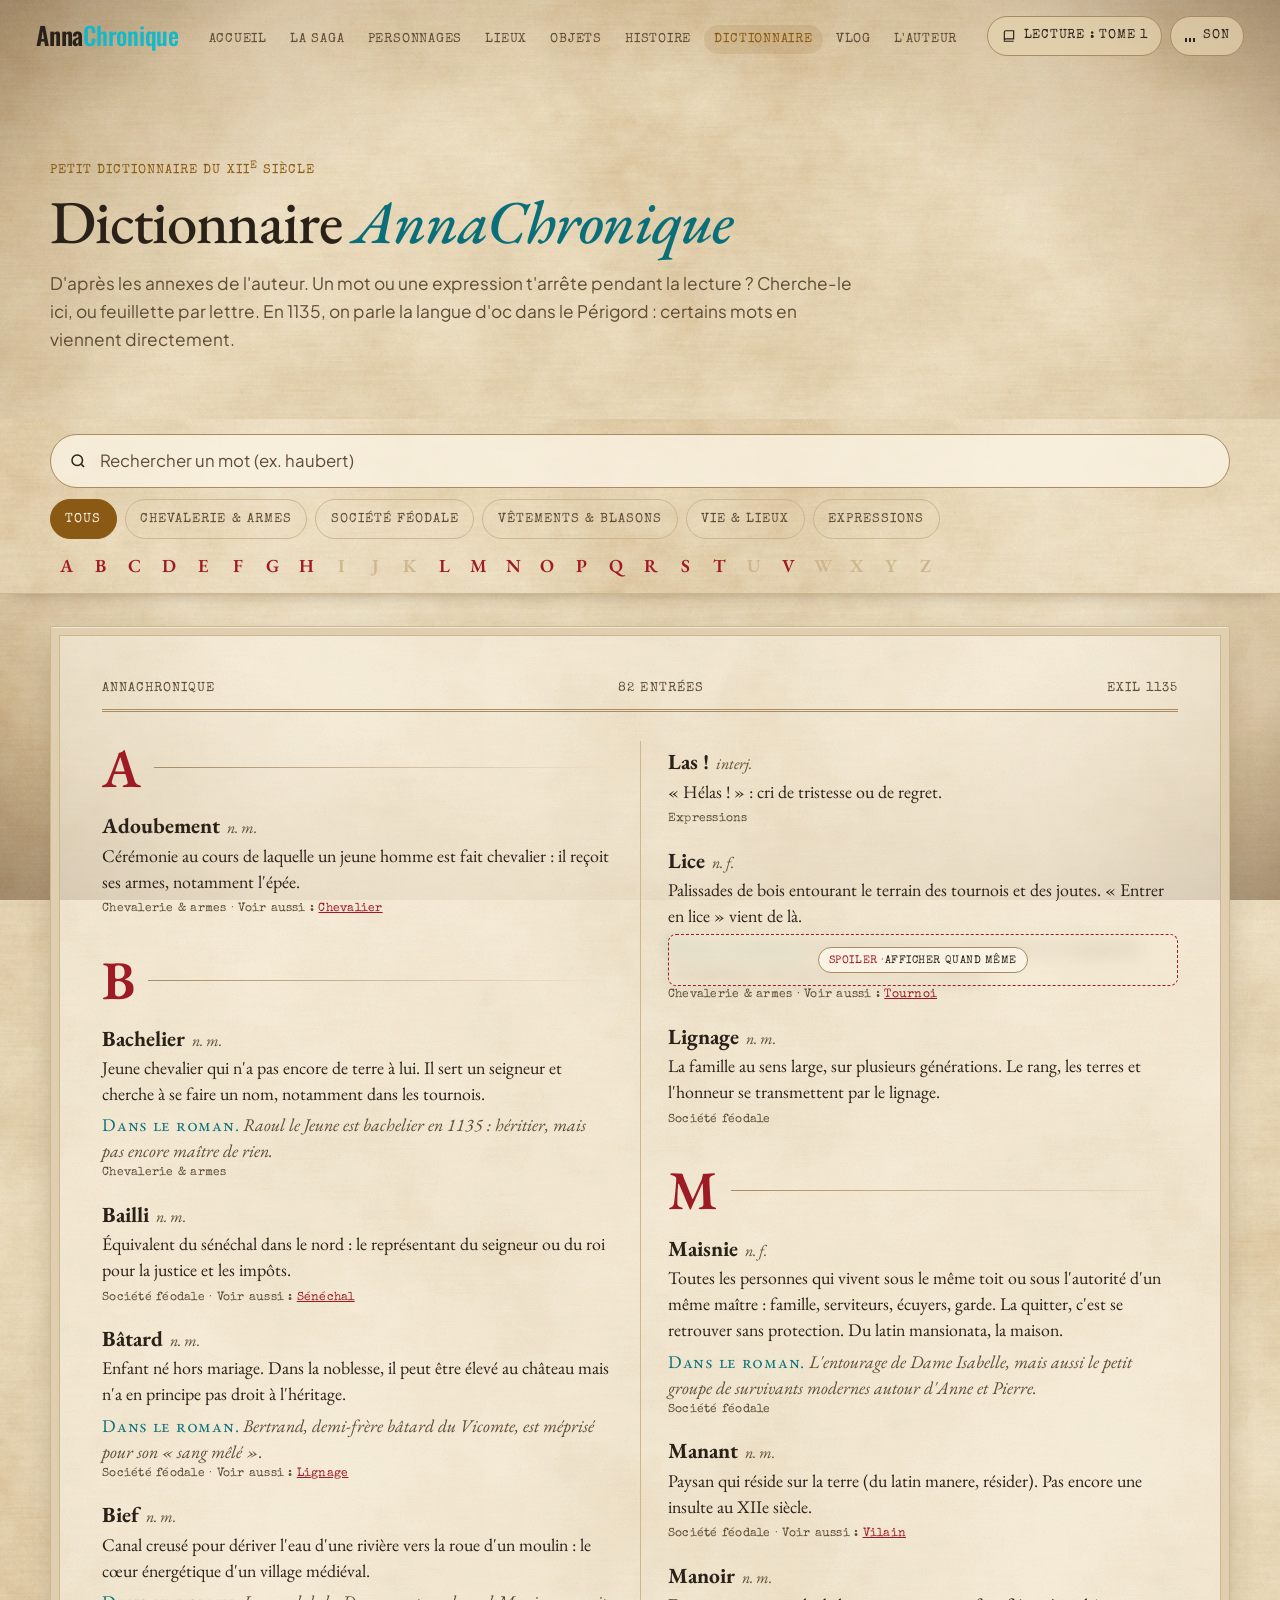
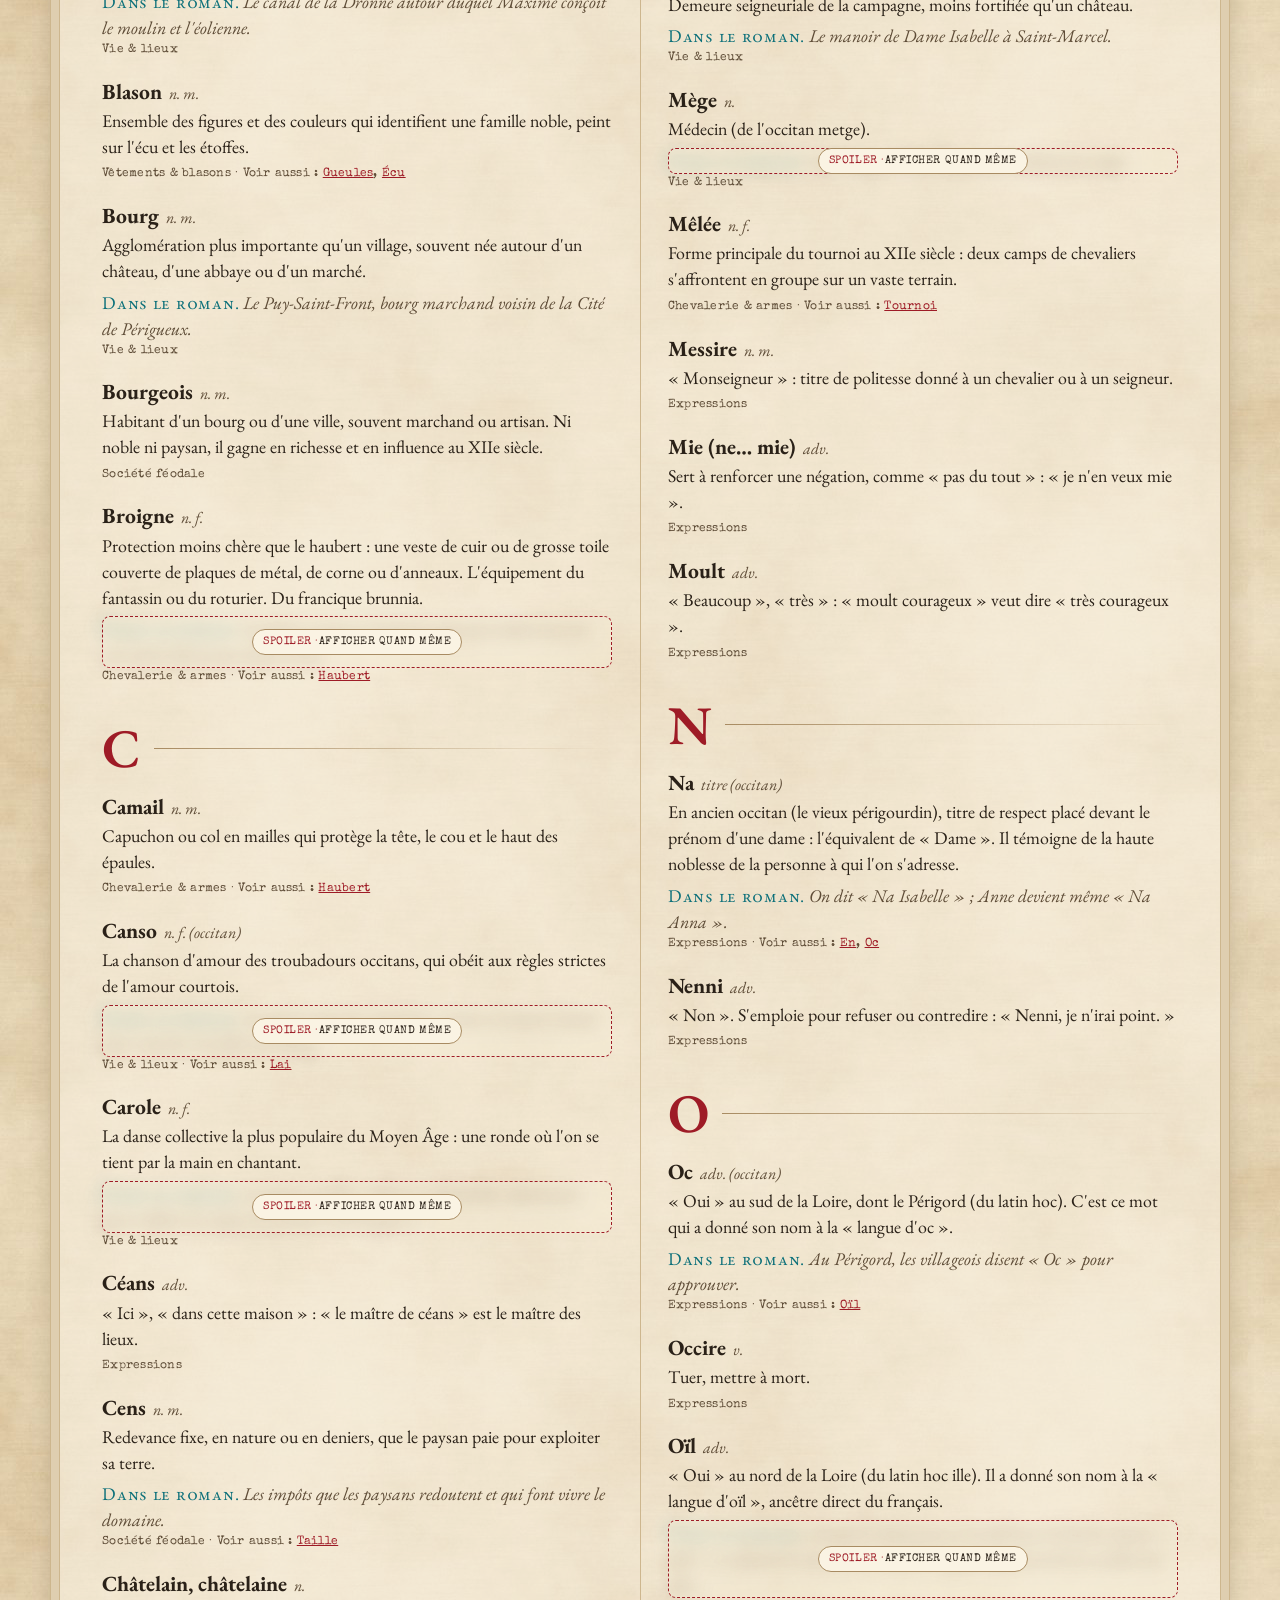
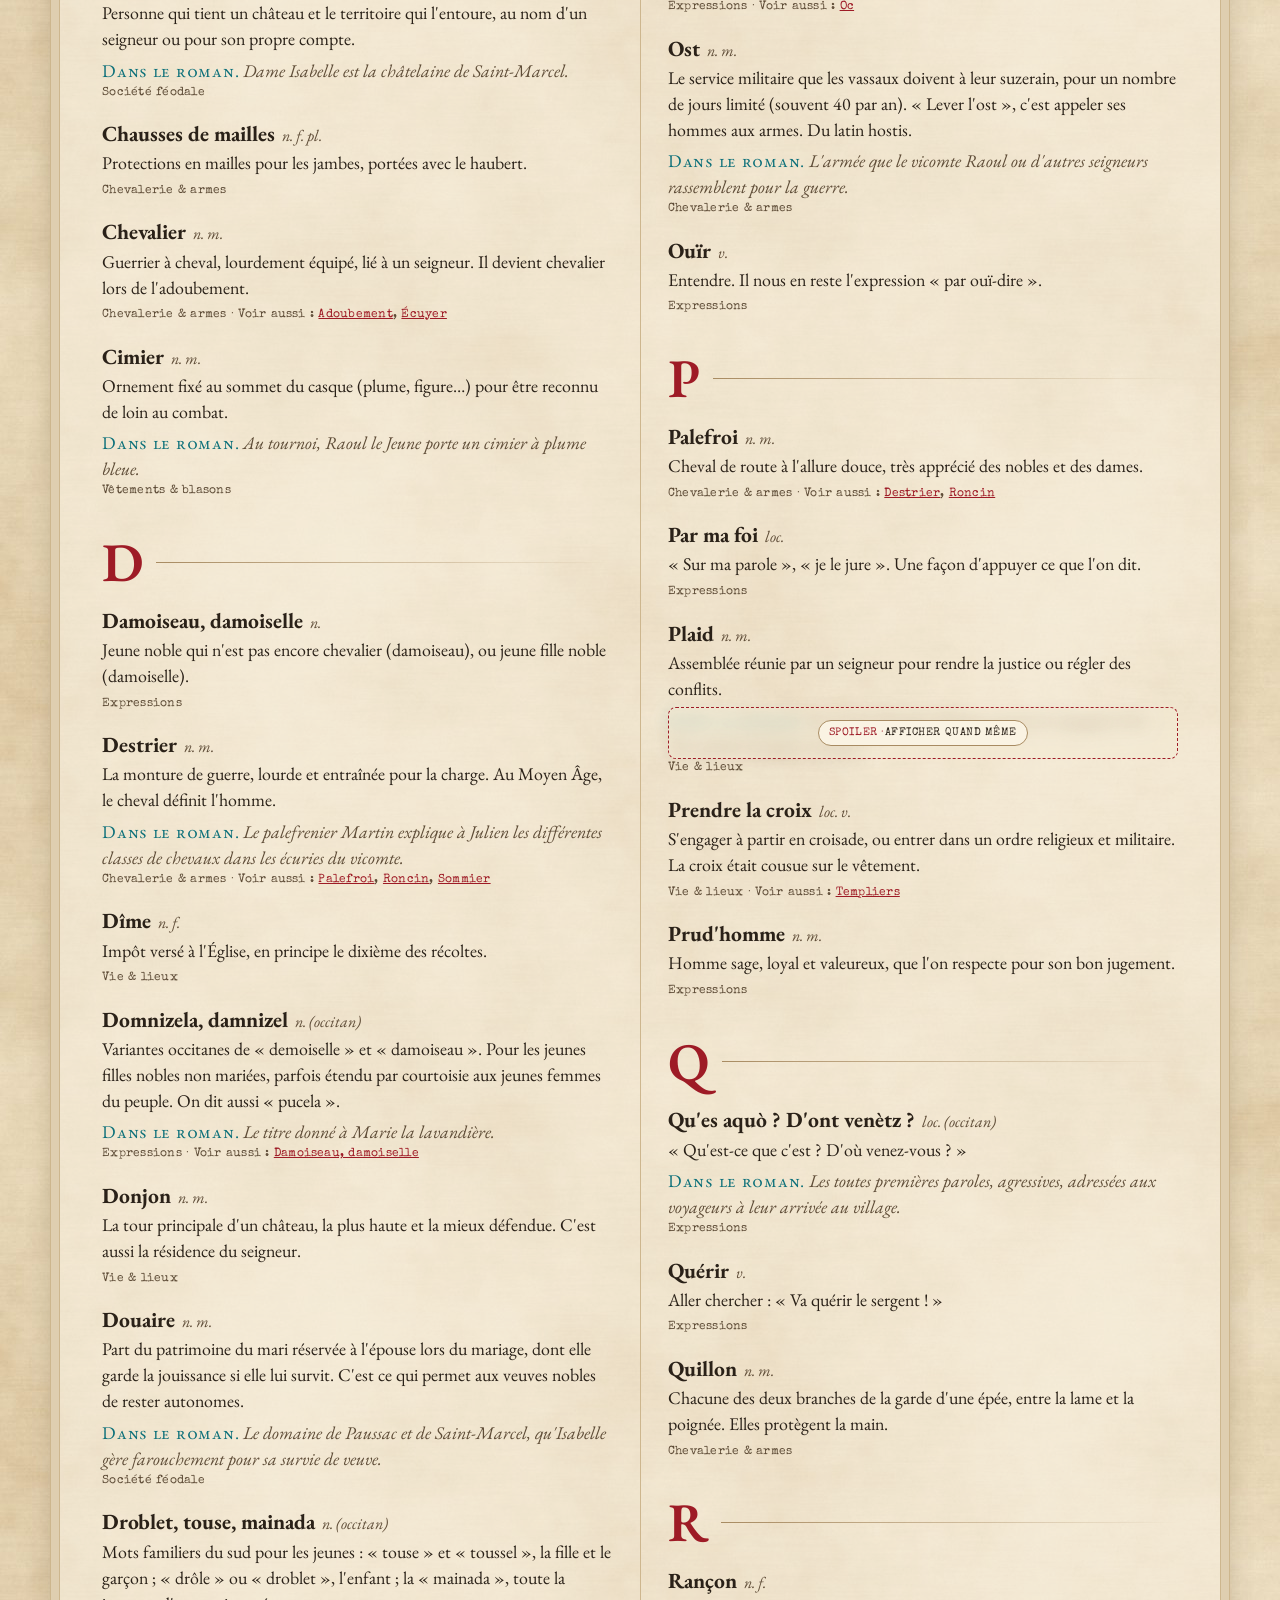
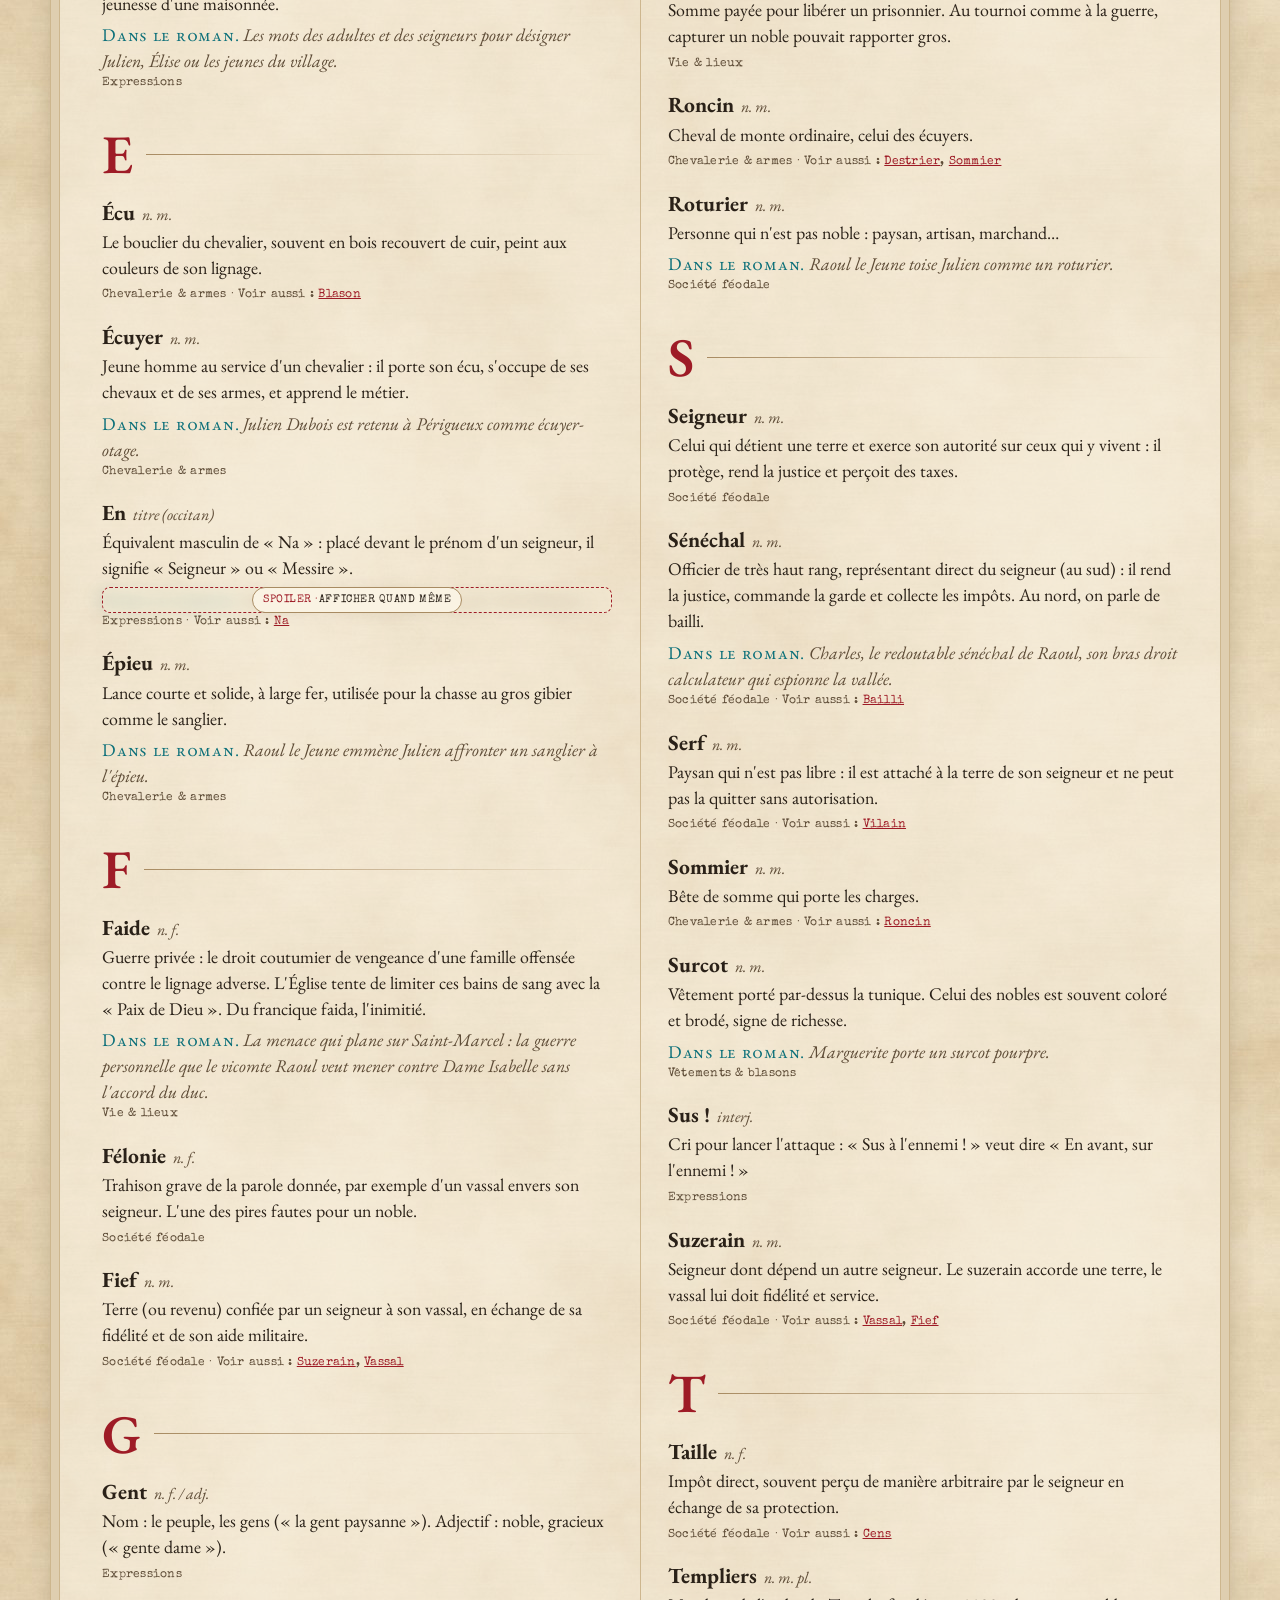
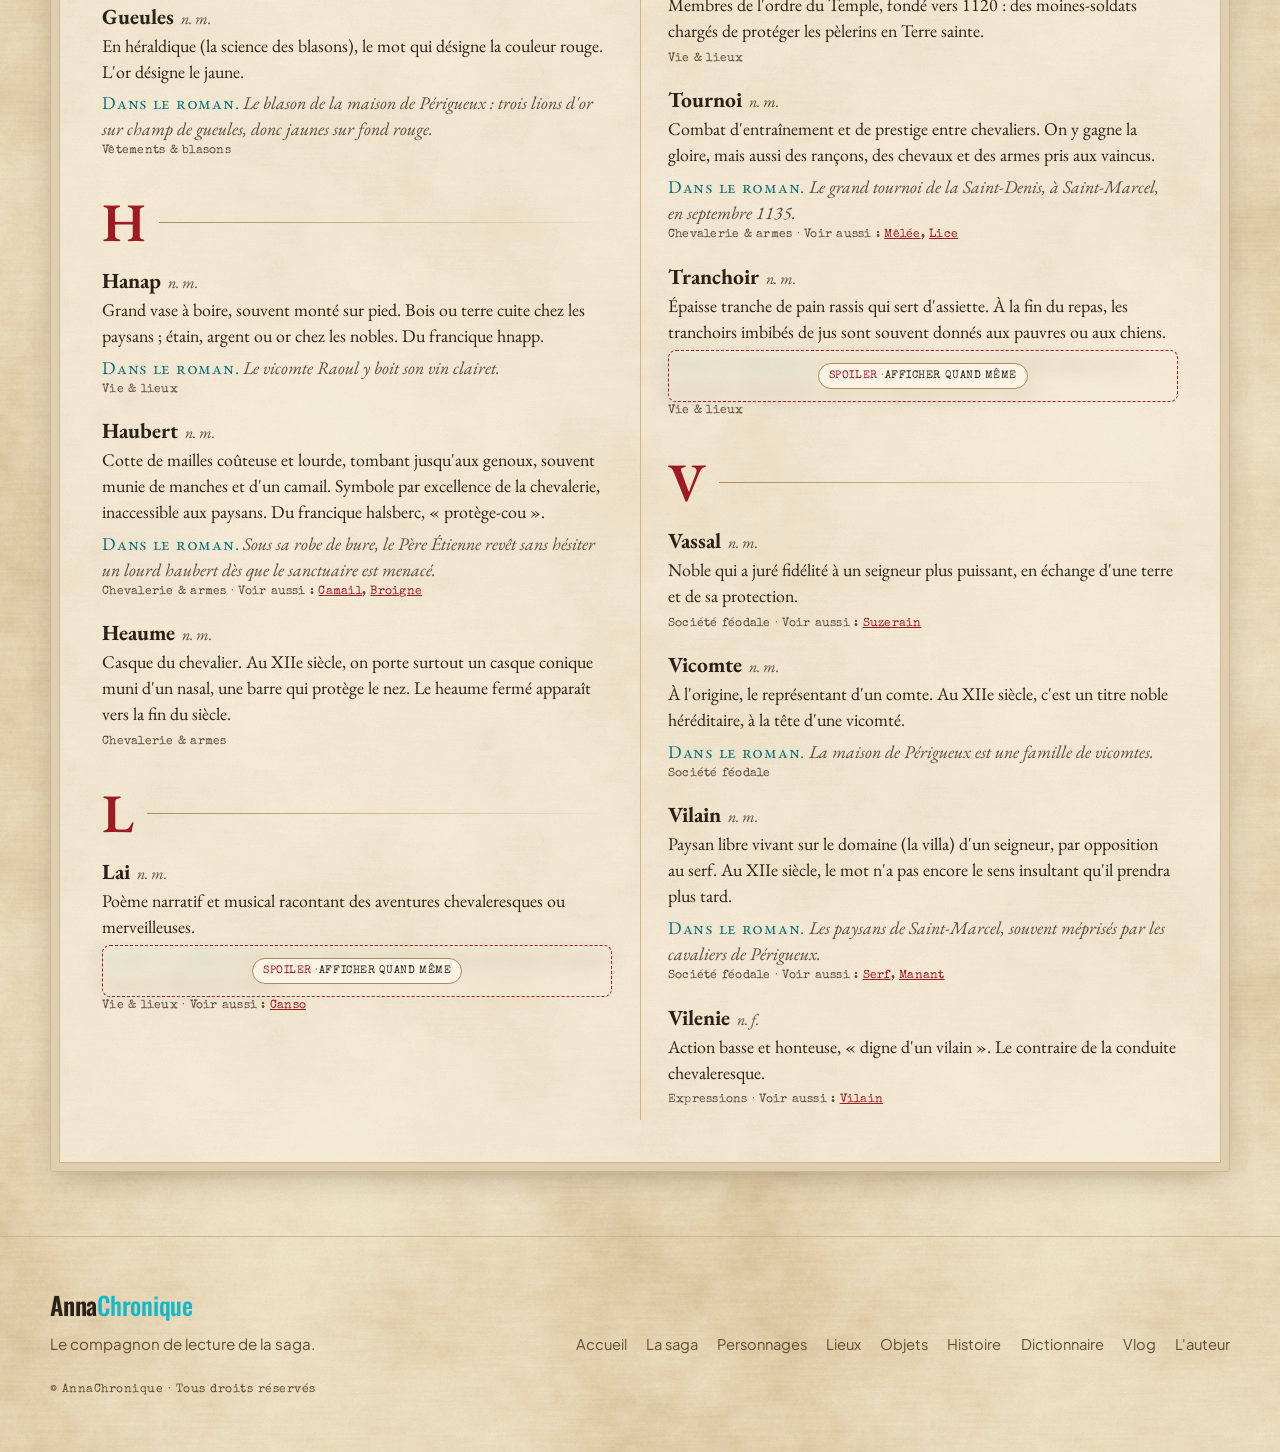
<file: lexique.html>
<!DOCTYPE html>
<html lang="fr" class="no-js">
<head>
  <meta charset="UTF-8">
  <meta name="viewport" content="width=device-width, initial-scale=1.0">
  <title>Dictionnaire - AnnaChronique</title>
  <link rel="icon" href="assets/favicon.png">
  <meta name="description" content="Le petit dictionnaire d'AnnaChronique : les mots du XIIe siècle expliqués simplement (haubert, bachelier, plaid, destrier, fief…).">
  <link rel="preconnect" href="https://fonts.googleapis.com">
  <link rel="preconnect" href="https://fonts.gstatic.com" crossorigin>
  <link href="https://fonts.googleapis.com/css2?family=EB+Garamond:ital,wght@0,400..700;1,400..600&family=Oswald:wght@500;600&family=Plus+Jakarta+Sans:wght@400;500;600;700&family=Special+Elite&display=swap" rel="stylesheet">
  <link rel="stylesheet" href="css/style.css">
  <link rel="stylesheet" href="css/pages.css">
  <link rel="stylesheet" href="css/dictionnaire.css">
</head>
<body>
  <main>
    <header class="page-hero dict-hero">
      <div class="container">
        <span class="label gold reveal">Petit dictionnaire du XII<sup>e</sup> siècle</span>
        <h1 class="reveal">Dictionnaire <em>AnnaChronique</em></h1>
        <p class="lead reveal">D'après les annexes de l'auteur. Un mot ou une expression t'arrête pendant la lecture ? Cherche-le ici, ou feuillette par lettre. En 1135, on parle la langue d'oc dans le Périgord : certains mots en viennent directement.</p>
      </div>
    </header>

    <div class="dict-tools">
      <div class="container dict-tools-inner">
        <label class="search">
          <svg width="18" height="18" viewBox="0 0 24 24" fill="none" stroke="currentColor" stroke-width="2" aria-hidden="true"><circle cx="11" cy="11" r="7"/><path d="m20 20-3.5-3.5"/></svg>
          <span class="visually-hidden">Rechercher un mot</span>
          <input type="search" id="dict-search" placeholder="Rechercher un mot (ex. haubert)" autocomplete="off">
        </label>
        <div class="filters" role="group" aria-label="Filtrer par thème">
          <button type="button" class="chip is-active" data-cat="all">Tous</button>
          <button type="button" class="chip" data-cat="armes">Chevalerie & armes</button>
          <button type="button" class="chip" data-cat="societe">Société féodale</button>
          <button type="button" class="chip" data-cat="habits">Vêtements & blasons</button>
          <button type="button" class="chip" data-cat="vie">Vie & lieux</button>
          <button type="button" class="chip" data-cat="expr">Expressions</button>
        </div>
        <nav class="alphabet" id="alphabet" aria-label="Aller à une lettre"></nav>
      </div>
    </div>

    <section class="container" aria-label="Dictionnaire">
      <article class="dict-book">
        <div class="dict-book-head">
          <span class="label">AnnaChronique</span>
          <span class="dict-count label" id="dict-count" aria-live="polite"></span>
          <span class="label">Exil 1135</span>
        </div>
        <div class="dict-columns" id="dict-list"></div>
        <p class="dict-empty" id="dict-empty">Aucun mot trouvé. Essaie une autre orthographe, ou propose-le à l'auteur.</p>
      </article>
    </section>
  </main>

  <script src="js/vendor/gsap.min.js"></script>
  <script src="js/vendor/ScrollTrigger.min.js"></script>
  <script src="js/main.js"></script>
  <script>
    (function () {
      /* Pour ajouter un mot : une ligne de plus dans ce tableau.
         g : nature (n. m., n. f., loc. v.…)   cat : armes | societe | habits | vie | expr
         book (facultatif) : exemple tiré du roman   tome : niveau de spoiler de l'exemple   voir : renvois */
      const CATS = { armes: 'Chevalerie & armes', societe: 'Société féodale', habits: 'Vêtements & blasons', vie: 'Vie & lieux', expr: 'Expressions' };
      const WORDS = [
        /* ---- Vocabulaire des annexes de l'auteur ---- */
        { w: 'Douaire', g: 'n. m.', cat: 'societe', def: "Part du patrimoine du mari réservée à l'épouse lors du mariage, dont elle garde la jouissance si elle lui survit. C'est ce qui permet aux veuves nobles de rester autonomes.", book: "Le domaine de Paussac et de Saint-Marcel, qu'Isabelle gère farouchement pour sa survie de veuve.", tome: 1 },
        { w: 'Cens', g: 'n. m.', cat: 'societe', def: "Redevance fixe, en nature ou en deniers, que le paysan paie pour exploiter sa terre.", book: "Les impôts que les paysans redoutent et qui font vivre le domaine.", tome: 1, voir: ['Taille'] },
        { w: 'Taille', g: 'n. f.', cat: 'societe', def: "Impôt direct, souvent perçu de manière arbitraire par le seigneur en échange de sa protection.", tome: 1, voir: ['Cens'] },
        { w: 'Broigne', g: 'n. f.', cat: 'armes', def: "Protection moins chère que le haubert : une veste de cuir ou de grosse toile couverte de plaques de métal, de corne ou d'anneaux. L'équipement du fantassin ou du roturier. Du francique brunnia.", book: "La piètre armure d'emprunt que porte Julien lors de son entrée désastreuse dans la lice.", tome: 2, voir: ['Haubert'] },
        { w: 'Palefroi', g: 'n. m.', cat: 'armes', def: "Cheval de route à l'allure douce, très apprécié des nobles et des dames.", tome: 1, voir: ['Destrier', 'Roncin'] },
        { w: 'Roncin', g: 'n. m.', cat: 'armes', def: "Cheval de monte ordinaire, celui des écuyers.", tome: 1, voir: ['Destrier', 'Sommier'] },
        { w: 'Sommier', g: 'n. m.', cat: 'armes', def: "Bête de somme qui porte les charges.", tome: 1, voir: ['Roncin'] },
        { w: 'Tranchoir', g: 'n. m.', cat: 'vie', def: "Épaisse tranche de pain rassis qui sert d'assiette. À la fin du repas, les tranchoirs imbibés de jus sont souvent donnés aux pauvres ou aux chiens.", book: "La tranche de pain noir sur laquelle Anne verse le gruau lors du premier repas avec Moreau et Jean-Marc.", tome: 2 },
        { w: 'Hanap', g: 'n. m.', cat: 'vie', def: "Grand vase à boire, souvent monté sur pied. Bois ou terre cuite chez les paysans ; étain, argent ou or chez les nobles. Du francique hnapp.", book: "Le vicomte Raoul y boit son vin clairet.", tome: 1 },
        { w: 'Bief', g: 'n. m.', cat: 'vie', def: "Canal creusé pour dériver l'eau d'une rivière vers la roue d'un moulin : le cœur énergétique d'un village médiéval.", book: "Le canal de la Dronne autour duquel Maxime conçoit le moulin et l'éolienne.", tome: 1 },
        { w: 'Maisnie', g: 'n. f.', cat: 'societe', def: "Toutes les personnes qui vivent sous le même toit ou sous l'autorité d'un même maître : famille, serviteurs, écuyers, garde. La quitter, c'est se retrouver sans protection. Du latin mansionata, la maison.", book: "L'entourage de Dame Isabelle, mais aussi le petit groupe de survivants modernes autour d'Anne et Pierre.", tome: 1 },
        { w: 'Manant', g: 'n. m.', cat: 'societe', def: "Paysan qui réside sur la terre (du latin manere, résider). Pas encore une insulte au XIIe siècle.", tome: 1, voir: ['Vilain'] },
        { w: 'Faide', g: 'n. f.', cat: 'vie', def: "Guerre privée : le droit coutumier de vengeance d'une famille offensée contre le lignage adverse. L'Église tente de limiter ces bains de sang avec la « Paix de Dieu ». Du francique faida, l'inimitié.", book: "La menace qui plane sur Saint-Marcel : la guerre personnelle que le vicomte Raoul veut mener contre Dame Isabelle sans l'accord du duc.", tome: 1 },
        { w: 'Sénéchal', g: 'n. m.', cat: 'societe', def: "Officier de très haut rang, représentant direct du seigneur (au sud) : il rend la justice, commande la garde et collecte les impôts. Au nord, on parle de bailli.", book: "Charles, le redoutable sénéchal de Raoul, son bras droit calculateur qui espionne la vallée.", tome: 1, voir: ['Bailli'] },
        { w: 'Bailli', g: 'n. m.', cat: 'societe', def: "Équivalent du sénéchal dans le nord : le représentant du seigneur ou du roi pour la justice et les impôts.", tome: 1, voir: ['Sénéchal'] },
        { w: 'Canso', g: 'n. f. (occitan)', cat: 'vie', def: "La chanson d'amour des troubadours occitans, qui obéit aux règles strictes de l'amour courtois.", book: "Les poèmes que des chevaliers comme Arnaud récitent pour courtiser les filles du bourg.", tome: 2, voir: ['Lai'] },
        { w: 'Lai', g: 'n. m.', cat: 'vie', def: "Poème narratif et musical racontant des aventures chevaleresques ou merveilleuses.", book: "Marie les compare naïvement aux morceaux de rap de l'enceinte Bluetooth d'Élise.", tome: 2, voir: ['Canso'] },
        { w: 'Carole', g: 'n. f.', cat: 'vie', def: "La danse collective la plus populaire du Moyen Âge : une ronde où l'on se tient par la main en chantant.", book: "La danse qu'Élise, Marie et Mathilde improvisent pour oublier la rudesse de l'hiver et de la guerre.", tome: 2 },
        { w: 'Mège', g: 'n.', cat: 'vie', def: "Médecin (de l'occitan metge).", book: "Léa choque le Père Étienne en se déclarant mège.", tome: 2 },
        { w: 'Domnizela, damnizel', g: 'n. (occitan)', cat: 'expr', def: "Variantes occitanes de « demoiselle » et « damoiseau ». Pour les jeunes filles nobles non mariées, parfois étendu par courtoisie aux jeunes femmes du peuple. On dit aussi « pucela ».", book: "Le titre donné à Marie la lavandière.", tome: 1, voir: ['Damoiseau, damoiselle'] },
        { w: 'Droblet, touse, mainada', g: 'n. (occitan)', cat: 'expr', def: "Mots familiers du sud pour les jeunes : « touse » et « toussel », la fille et le garçon ; « drôle » ou « droblet », l'enfant ; la « mainada », toute la jeunesse d'une maisonnée.", book: "Les mots des adultes et des seigneurs pour désigner Julien, Élise ou les jeunes du village.", tome: 1 },
        { w: "Qu'es aquò ? D'ont venètz ?", g: 'loc. (occitan)', cat: 'expr', def: "« Qu'est-ce que c'est ? D'où venez-vous ? »", book: "Les toutes premières paroles, agressives, adressées aux voyageurs à leur arrivée au village.", tome: 1 },
        /* ---- Expressions et façons de parler ---- */
        { w: 'Na', g: 'titre (occitan)', cat: 'expr', def: "En ancien occitan (le vieux périgourdin), titre de respect placé devant le prénom d'une dame : l'équivalent de « Dame ». Il témoigne de la haute noblesse de la personne à qui l'on s'adresse.", book: "On dit « Na Isabelle » ; Anne devient même « Na Anna ».", tome: 1, voir: ['En', 'Oc'] },
        { w: 'En', g: 'titre (occitan)', cat: 'expr', def: "Équivalent masculin de « Na » : placé devant le prénom d'un seigneur, il signifie « Seigneur » ou « Messire ».", book: "On parle d'« En Guillaume » ou d'« En Géraud ».", tome: 2, voir: ['Na'] },
        { w: 'Oc', g: 'adv. (occitan)', cat: 'expr', def: "« Oui » au sud de la Loire, dont le Périgord (du latin hoc). C'est ce mot qui a donné son nom à la « langue d'oc ».", book: "Au Périgord, les villageois disent « Oc » pour approuver.", tome: 1, voir: ['Oïl'] },
        { w: 'Oïl', g: 'adv.', cat: 'expr', def: "« Oui » au nord de la Loire (du latin hoc ille). Il a donné son nom à la « langue d'oïl », ancêtre direct du français.", book: "Géraud le Rouennais et les pèlerins d'Amiens disent « Oïl » et roulent les mots d'une manière rugueuse qui écorche les oreilles du Sud.", tome: 2, voir: ['Oc'] },
        { w: 'Nenni', g: 'adv.', cat: 'expr', def: "« Non ». S'emploie pour refuser ou contredire : « Nenni, je n'irai point. »" },
        { w: 'Messire', g: 'n. m.', cat: 'expr', def: "« Monseigneur » : titre de politesse donné à un chevalier ou à un seigneur." },
        { w: 'Damoiseau, damoiselle', g: 'n.', cat: 'expr', def: "Jeune noble qui n'est pas encore chevalier (damoiseau), ou jeune fille noble (damoiselle)." },
        { w: 'Moult', g: 'adv.', cat: 'expr', def: "« Beaucoup », « très » : « moult courageux » veut dire « très courageux »." },
        { w: 'Occire', g: 'v.', cat: 'expr', def: "Tuer, mettre à mort." },
        { w: 'Quérir', g: 'v.', cat: 'expr', def: "Aller chercher : « Va quérir le sergent ! »" },
        { w: 'Ouïr', g: 'v.', cat: 'expr', def: "Entendre. Il nous en reste l'expression « par ouï-dire »." },
        { w: 'Céans', g: 'adv.', cat: 'expr', def: "« Ici », « dans cette maison » : « le maître de céans » est le maître des lieux." },
        { w: 'Sus !', g: 'interj.', cat: 'expr', def: "Cri pour lancer l'attaque : « Sus à l'ennemi ! » veut dire « En avant, sur l'ennemi ! »" },
        { w: 'Las !', g: 'interj.', cat: 'expr', def: "« Hélas ! » : cri de tristesse ou de regret." },
        { w: 'Par ma foi', g: 'loc.', cat: 'expr', def: "« Sur ma parole », « je le jure ». Une façon d'appuyer ce que l'on dit." },
        { w: 'Mie (ne… mie)', g: 'adv.', cat: 'expr', def: "Sert à renforcer une négation, comme « pas du tout » : « je n'en veux mie »." },
        { w: 'Vilenie', g: 'n. f.', cat: 'expr', def: "Action basse et honteuse, « digne d'un vilain ». Le contraire de la conduite chevaleresque.", voir: ['Vilain'] },
        { w: 'Prud\'homme', g: 'n. m.', cat: 'expr', def: "Homme sage, loyal et valeureux, que l'on respecte pour son bon jugement." },
        { w: 'Gent', g: 'n. f. / adj.', cat: 'expr', def: "Nom : le peuple, les gens (« la gent paysanne »). Adjectif : noble, gracieux (« gente dame »)." },
        { w: 'Adoubement', g: 'n. m.', cat: 'armes', def: "Cérémonie au cours de laquelle un jeune homme est fait chevalier : il reçoit ses armes, notamment l'épée.", voir: ['Chevalier'] },
        { w: 'Bachelier', g: 'n. m.', cat: 'armes', def: "Jeune chevalier qui n'a pas encore de terre à lui. Il sert un seigneur et cherche à se faire un nom, notamment dans les tournois.", book: "Raoul le Jeune est bachelier en 1135 : héritier, mais pas encore maître de rien.", tome: 1 },
        { w: 'Bâtard', g: 'n. m.', cat: 'societe', def: "Enfant né hors mariage. Dans la noblesse, il peut être élevé au château mais n'a en principe pas droit à l'héritage.", book: "Bertrand, demi-frère bâtard du Vicomte, est méprisé pour son « sang mêlé ».", tome: 1, voir: ['Lignage'] },
        { w: 'Blason', g: 'n. m.', cat: 'habits', def: "Ensemble des figures et des couleurs qui identifient une famille noble, peint sur l'écu et les étoffes.", voir: ['Gueules', 'Écu'] },
        { w: 'Bourg', g: 'n. m.', cat: 'vie', def: "Agglomération plus importante qu'un village, souvent née autour d'un château, d'une abbaye ou d'un marché.", book: "Le Puy-Saint-Front, bourg marchand voisin de la Cité de Périgueux.", tome: 1 },
        { w: 'Bourgeois', g: 'n. m.', cat: 'societe', def: "Habitant d'un bourg ou d'une ville, souvent marchand ou artisan. Ni noble ni paysan, il gagne en richesse et en influence au XIIe siècle." },
        { w: 'Camail', g: 'n. m.', cat: 'armes', def: "Capuchon ou col en mailles qui protège la tête, le cou et le haut des épaules.", voir: ['Haubert'] },
        { w: 'Châtelain, châtelaine', g: 'n.', cat: 'societe', def: "Personne qui tient un château et le territoire qui l'entoure, au nom d'un seigneur ou pour son propre compte.", book: "Dame Isabelle est la châtelaine de Saint-Marcel.", tome: 1 },
        { w: 'Chausses de mailles', g: 'n. f. pl.', cat: 'armes', def: "Protections en mailles pour les jambes, portées avec le haubert." },
        { w: 'Chevalier', g: 'n. m.', cat: 'armes', def: "Guerrier à cheval, lourdement équipé, lié à un seigneur. Il devient chevalier lors de l'adoubement.", voir: ['Adoubement', 'Écuyer'] },
        { w: 'Cimier', g: 'n. m.', cat: 'habits', def: "Ornement fixé au sommet du casque (plume, figure…) pour être reconnu de loin au combat.", book: "Au tournoi, Raoul le Jeune porte un cimier à plume bleue.", tome: 1 },
        { w: 'Destrier', g: 'n. m.', cat: 'armes', def: "La monture de guerre, lourde et entraînée pour la charge. Au Moyen Âge, le cheval définit l'homme.", book: "Le palefrenier Martin explique à Julien les différentes classes de chevaux dans les écuries du vicomte.", tome: 1, voir: ['Palefroi', 'Roncin', 'Sommier'] },
        { w: 'Dîme', g: 'n. f.', cat: 'vie', def: "Impôt versé à l'Église, en principe le dixième des récoltes." },
        { w: 'Donjon', g: 'n. m.', cat: 'vie', def: "La tour principale d'un château, la plus haute et la mieux défendue. C'est aussi la résidence du seigneur." },
        { w: 'Écu', g: 'n. m.', cat: 'armes', def: "Le bouclier du chevalier, souvent en bois recouvert de cuir, peint aux couleurs de son lignage.", voir: ['Blason'] },
        { w: 'Écuyer', g: 'n. m.', cat: 'armes', def: "Jeune homme au service d'un chevalier : il porte son écu, s'occupe de ses chevaux et de ses armes, et apprend le métier.", book: "Julien Dubois est retenu à Périgueux comme écuyer-otage.", tome: 1 },
        { w: 'Épieu', g: 'n. m.', cat: 'armes', def: "Lance courte et solide, à large fer, utilisée pour la chasse au gros gibier comme le sanglier.", book: "Raoul le Jeune emmène Julien affronter un sanglier à l'épieu.", tome: 1 },
        { w: 'Félonie', g: 'n. f.', cat: 'societe', def: "Trahison grave de la parole donnée, par exemple d'un vassal envers son seigneur. L'une des pires fautes pour un noble." },
        { w: 'Fief', g: 'n. m.', cat: 'societe', def: "Terre (ou revenu) confiée par un seigneur à son vassal, en échange de sa fidélité et de son aide militaire.", voir: ['Suzerain', 'Vassal'] },
        { w: 'Gueules', g: 'n. m.', cat: 'habits', def: "En héraldique (la science des blasons), le mot qui désigne la couleur rouge. L'or désigne le jaune.", book: "Le blason de la maison de Périgueux : trois lions d'or sur champ de gueules, donc jaunes sur fond rouge.", tome: 1 },
        { w: 'Haubert', g: 'n. m.', cat: 'armes', def: "Cotte de mailles coûteuse et lourde, tombant jusqu'aux genoux, souvent munie de manches et d'un camail. Symbole par excellence de la chevalerie, inaccessible aux paysans. Du francique halsberc, « protège-cou ».", book: "Sous sa robe de bure, le Père Étienne revêt sans hésiter un lourd haubert dès que le sanctuaire est menacé.", tome: 1, voir: ['Camail', 'Broigne'] },
        { w: 'Heaume', g: 'n. m.', cat: 'armes', def: "Casque du chevalier. Au XIIe siècle, on porte surtout un casque conique muni d'un nasal, une barre qui protège le nez. Le heaume fermé apparaît vers la fin du siècle." },
        { w: 'Lice', g: 'n. f.', cat: 'armes', def: "Palissades de bois entourant le terrain des tournois et des joutes. « Entrer en lice » vient de là.", book: "Le grand champ clos aménagé par les charpentiers d'Isabelle près du bief, pour le tournoi d'Aliénor.", tome: 2, voir: ['Tournoi'] },
        { w: 'Lignage', g: 'n. m.', cat: 'societe', def: "La famille au sens large, sur plusieurs générations. Le rang, les terres et l'honneur se transmettent par le lignage." },
        { w: 'Manoir', g: 'n. m.', cat: 'vie', def: "Demeure seigneuriale de la campagne, moins fortifiée qu'un château.", book: "Le manoir de Dame Isabelle à Saint-Marcel.", tome: 1 },
        { w: 'Mêlée', g: 'n. f.', cat: 'armes', def: "Forme principale du tournoi au XIIe siècle : deux camps de chevaliers s'affrontent en groupe sur un vaste terrain.", voir: ['Tournoi'] },
        { w: 'Ost', g: 'n. m.', cat: 'armes', def: "Le service militaire que les vassaux doivent à leur suzerain, pour un nombre de jours limité (souvent 40 par an). « Lever l'ost », c'est appeler ses hommes aux armes. Du latin hostis.", book: "L'armée que le vicomte Raoul ou d'autres seigneurs rassemblent pour la guerre.", tome: 1 },
        { w: 'Plaid', g: 'n. m.', cat: 'vie', def: "Assemblée réunie par un seigneur pour rendre la justice ou régler des conflits.", book: "En 1136, Raoul le Boiteux accuse les voyageurs lors d'un plaid réuni par son père.", tome: 2 },
        { w: 'Prendre la croix', g: 'loc. v.', cat: 'vie', def: "S'engager à partir en croisade, ou entrer dans un ordre religieux et militaire. La croix était cousue sur le vêtement.", voir: ['Templiers'] },
        { w: 'Quillon', g: 'n. m.', cat: 'armes', def: "Chacune des deux branches de la garde d'une épée, entre la lame et la poignée. Elles protègent la main." },
        { w: 'Rançon', g: 'n. f.', cat: 'vie', def: "Somme payée pour libérer un prisonnier. Au tournoi comme à la guerre, capturer un noble pouvait rapporter gros." },
        { w: 'Roturier', g: 'n. m.', cat: 'societe', def: "Personne qui n'est pas noble : paysan, artisan, marchand…", book: "Raoul le Jeune toise Julien comme un roturier.", tome: 1 },
        { w: 'Seigneur', g: 'n. m.', cat: 'societe', def: "Celui qui détient une terre et exerce son autorité sur ceux qui y vivent : il protège, rend la justice et perçoit des taxes." },
        { w: 'Serf', g: 'n. m.', cat: 'societe', def: "Paysan qui n'est pas libre : il est attaché à la terre de son seigneur et ne peut pas la quitter sans autorisation.", voir: ['Vilain'] },
        { w: 'Surcot', g: 'n. m.', cat: 'habits', def: "Vêtement porté par-dessus la tunique. Celui des nobles est souvent coloré et brodé, signe de richesse.", book: "Marguerite porte un surcot pourpre.", tome: 1 },
        { w: 'Suzerain', g: 'n. m.', cat: 'societe', def: "Seigneur dont dépend un autre seigneur. Le suzerain accorde une terre, le vassal lui doit fidélité et service.", voir: ['Vassal', 'Fief'] },
        { w: 'Templiers', g: 'n. m. pl.', cat: 'vie', def: "Membres de l'ordre du Temple, fondé vers 1120 : des moines-soldats chargés de protéger les pèlerins en Terre sainte." },
        { w: 'Tournoi', g: 'n. m.', cat: 'armes', def: "Combat d'entraînement et de prestige entre chevaliers. On y gagne la gloire, mais aussi des rançons, des chevaux et des armes pris aux vaincus.", book: "Le grand tournoi de la Saint-Denis, à Saint-Marcel, en septembre 1135.", tome: 1, voir: ['Mêlée', 'Lice'] },
        { w: 'Vassal', g: 'n. m.', cat: 'societe', def: "Noble qui a juré fidélité à un seigneur plus puissant, en échange d'une terre et de sa protection.", voir: ['Suzerain'] },
        { w: 'Vicomte', g: 'n. m.', cat: 'societe', def: "À l'origine, le représentant d'un comte. Au XIIe siècle, c'est un titre noble héréditaire, à la tête d'une vicomté.", book: "La maison de Périgueux est une famille de vicomtes.", tome: 1 },
        { w: 'Vilain', g: 'n. m.', cat: 'societe', def: "Paysan libre vivant sur le domaine (la villa) d'un seigneur, par opposition au serf. Au XIIe siècle, le mot n'a pas encore le sens insultant qu'il prendra plus tard.", book: "Les paysans de Saint-Marcel, souvent méprisés par les cavaliers de Périgueux.", tome: 1, voir: ['Serf', 'Manant'] }
      ];

      const list = document.getElementById('dict-list');
      const search = document.getElementById('dict-search');
      const count = document.getElementById('dict-count');
      const empty = document.getElementById('dict-empty');
      const alphabet = document.getElementById('alphabet');
      let cat = 'all';

      const norm = s => s.normalize('NFD').replace(/[̀-ͯ]/g, '').toLowerCase();
      const slug = s => norm(s).replace(/[^a-z]+/g, '-').replace(/^-|-$/g, '');
      const esc = s => s.replace(/[&<>"]/g, c => ({ '&': '&amp;', '<': '&lt;', '>': '&gt;', '"': '&quot;' }[c]));
      const letterOf = w => norm(w)[0].toUpperCase();
      function highlight(text, q) {
        if (!q) return esc(text);
        const i = norm(text).indexOf(q);
        if (i < 0) return esc(text);
        return esc(text.slice(0, i)) + '<mark>' + esc(text.slice(i, i + q.length)) + '</mark>' + esc(text.slice(i + q.length));
      }

      WORDS.sort((a, b) => a.w.localeCompare(b.w, 'fr'));

      function render() {
        const q = norm(search.value.trim());
        const rows = WORDS.filter(x => (cat === 'all' || x.cat === cat) && (!q || norm(x.w).includes(q) || norm(x.def).includes(q)));
        const groups = {};
        rows.forEach(x => { (groups[letterOf(x.w)] = groups[letterOf(x.w)] || []).push(x); });
        list.innerHTML = Object.keys(groups).map(L =>
          '<section class="dict-letter" id="lettre-' + L + '" aria-label="Lettre ' + L + '">' +
            '<h2 class="dict-L">' + L + '</h2>' +
            '<dl>' + groups[L].map(x =>
              '<div class="dict-entry" id="' + slug(x.w) + '">' +
                '<dt><b>' + highlight(x.w, q) + '</b> <i>' + x.g + '</i></dt>' +
                '<dd>' +
                  '<p>' + esc(x.def) + '</p>' +
                  (x.book ? '<div class="dict-book-ex" data-tome="' + (x.tome || 1) + '"><p><span>Dans le roman.</span> ' + esc(x.book) + '</p></div>' : '') +
                  '<p class="dict-meta"><span>' + CATS[x.cat] + '</span>' +
                    (x.voir ? ' · Voir aussi : ' + x.voir.map(v => '<a href="#' + slug(v) + '">' + esc(v) + '</a>').join(', ') : '') +
                  '</p>' +
                '</dd>' +
              '</div>').join('') +
            '</dl>' +
          '</section>').join('');
        count.textContent = rows.length + (rows.length > 1 ? ' entrées' : ' entrée');
        empty.style.display = rows.length ? 'none' : 'block';

        // alphabet : lettres actives seulement si des mots existent
        alphabet.innerHTML = 'ABCDEFGHIJKLMNOPQRSTUVWXYZ'.split('').map(L =>
          groups[L] ? '<a href="#lettre-' + L + '">' + L + '</a>' : '<span aria-hidden="true">' + L + '</span>'
        ).join('');

        window.AnnaChronique.applySpoilers(window.AnnaChronique.getLevel());
      }

      // « voir aussi » : si le mot est filtré, on réinitialise avant d'y aller
      list.addEventListener('click', function (e) {
        const a = e.target.closest('.dict-meta a');
        if (!a) return;
        const id = a.getAttribute('href').slice(1);
        if (!document.getElementById(id)) { search.value = ''; cat = 'all'; syncChips(); render(); }
        e.preventDefault();
        const target = document.getElementById(id);
        if (target) {
          target.scrollIntoView({ behavior: 'smooth', block: 'center' });
          target.classList.remove('is-flash'); void target.offsetWidth; target.classList.add('is-flash');
        }
      });

      function syncChips() { document.querySelectorAll('[data-cat]').forEach(x => x.classList.toggle('is-active', x.dataset.cat === cat)); }
      search.addEventListener('input', render);
      document.querySelectorAll('[data-cat]').forEach(function (b) {
        b.addEventListener('click', function () { cat = b.dataset.cat; syncChips(); render(); });
      });
      render();
      // arrivée depuis un lien direct (ex. lexique.html#epieu)
      if (location.hash) {
        const t = document.getElementById(location.hash.slice(1));
        if (t) setTimeout(() => { t.scrollIntoView({ block: 'center' }); t.classList.add('is-flash'); }, 300);
      }
    })();
  </script>
</body>
</html>
</file>
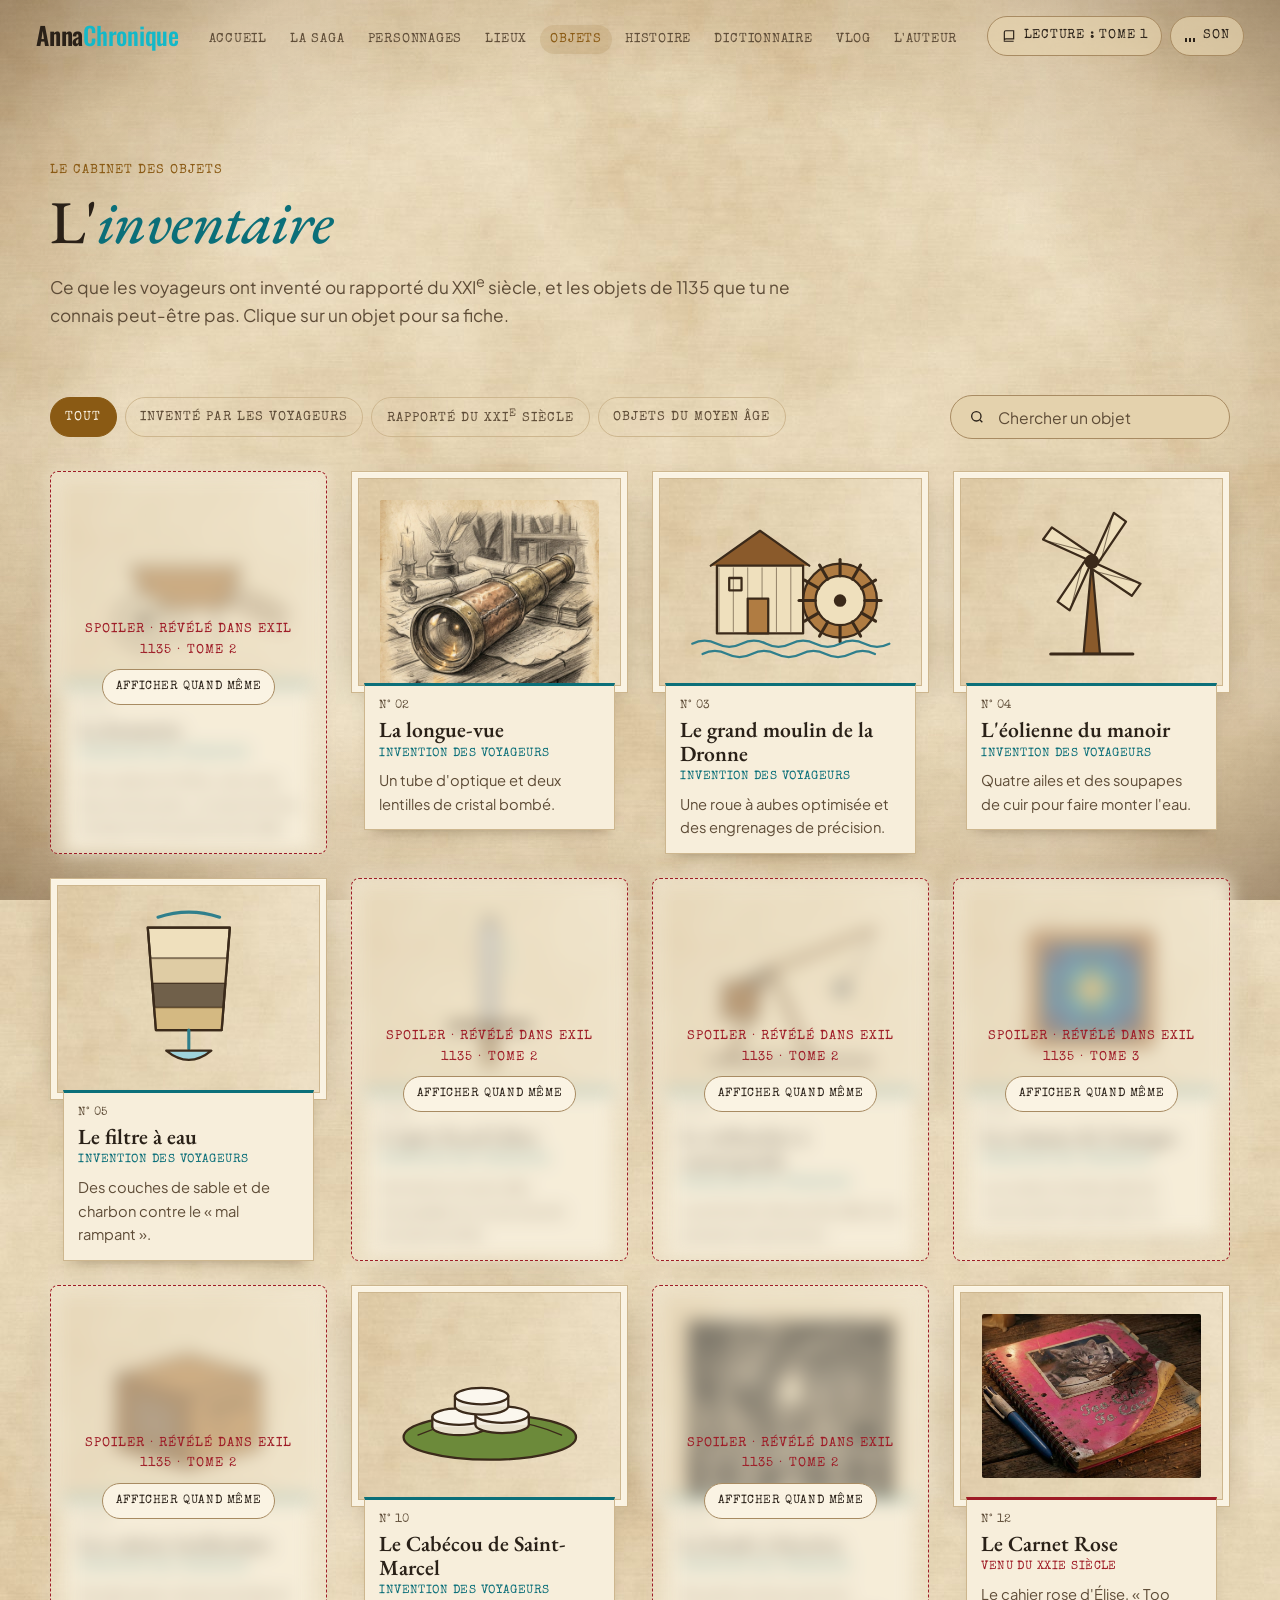
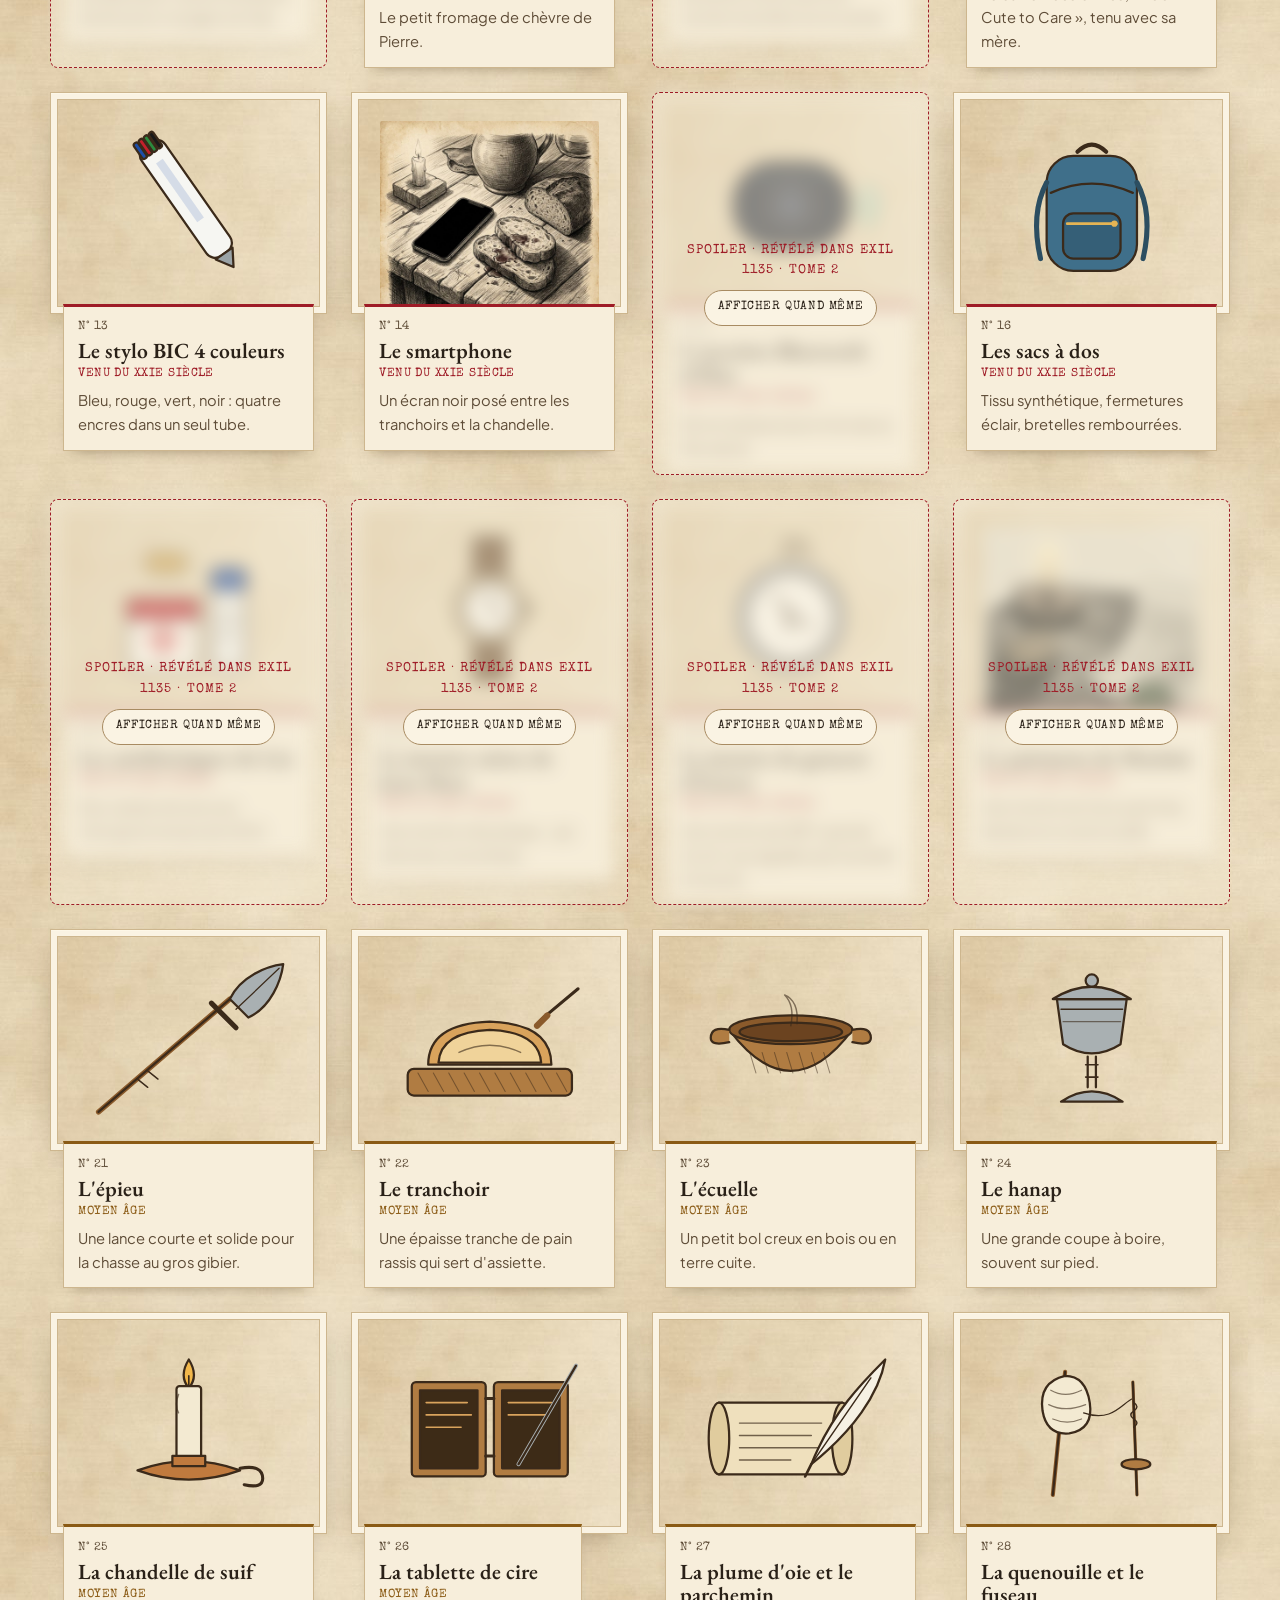
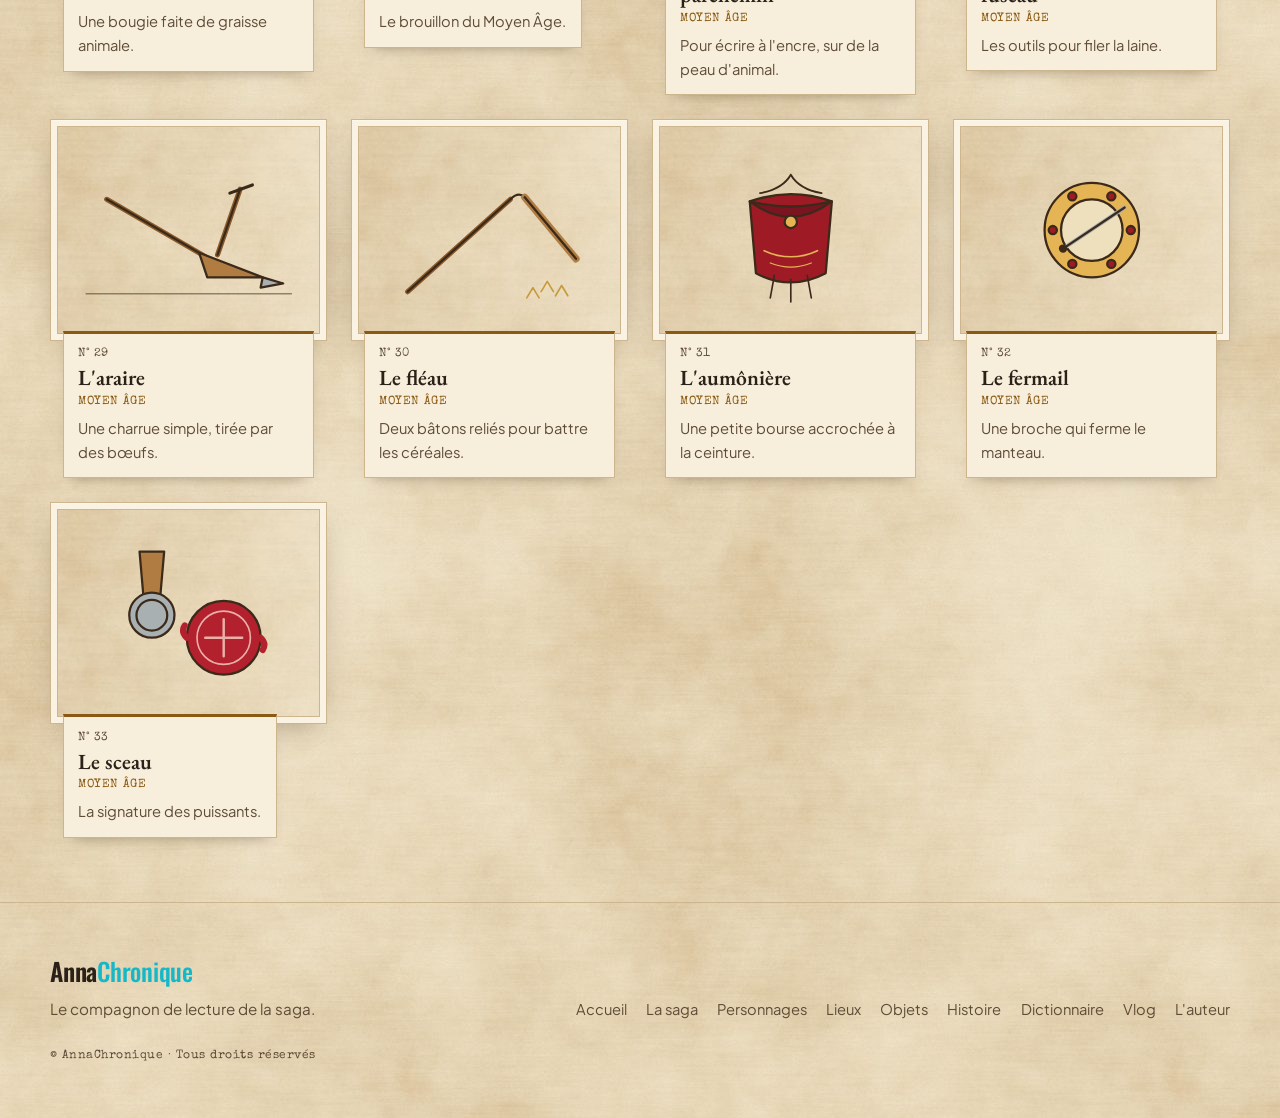
<file: objets.html>
<!DOCTYPE html>
<html lang="fr" class="no-js">
<head>
  <meta charset="UTF-8">
  <meta name="viewport" content="width=device-width, initial-scale=1.0">
  <title>Objets - L'inventaire - AnnaChronique</title>
  <link rel="icon" href="assets/favicon.png">
  <meta name="description" content="L'inventaire d'AnnaChronique : les objets inventés ou rapportés par les voyageurs, et les objets du Moyen Âge expliqués et illustrés.">
  <link rel="preconnect" href="https://fonts.googleapis.com">
  <link rel="preconnect" href="https://fonts.gstatic.com" crossorigin>
  <link href="https://fonts.googleapis.com/css2?family=EB+Garamond:ital,wght@0,400..700;1,400..600&family=Oswald:wght@500;600&family=Plus+Jakarta+Sans:wght@400;500;600;700&family=Special+Elite&display=swap" rel="stylesheet">
  <link rel="stylesheet" href="css/style.css">
  <link rel="stylesheet" href="css/pages.css">
  <link rel="stylesheet" href="css/objets.css">
</head>
<body>
  <main>
    <header class="page-hero">
      <div class="container">
        <span class="label gold reveal">Le cabinet des objets</span>
        <h1 class="reveal">L'<em>inventaire</em></h1>
        <p class="lead reveal">Ce que les voyageurs ont inventé ou rapporté du XXI<sup>e</sup> siècle, et les objets de 1135 que tu ne connais peut-être pas. Clique sur un objet pour sa fiche.</p>
      </div>
    </header>

    <section class="container" aria-label="Inventaire">
      <div class="obj-tools">
        <div class="filters" role="group" aria-label="Filtrer les objets">
          <button type="button" class="chip is-active" data-objcat="all">Tout</button>
          <button type="button" class="chip" data-objcat="voyageurs">Inventé par les voyageurs</button>
          <button type="button" class="chip" data-objcat="xxie">Rapporté du XXI<sup>e</sup> siècle</button>
          <button type="button" class="chip" data-objcat="moyenage">Objets du Moyen Âge</button>
        </div>
        <label class="search search-obj">
          <svg width="16" height="16" viewBox="0 0 24 24" fill="none" stroke="currentColor" stroke-width="2" aria-hidden="true"><circle cx="11" cy="11" r="7"/><path d="m20 20-3.5-3.5"/></svg>
          <span class="visually-hidden">Chercher un objet</span>
          <input type="search" id="obj-search" placeholder="Chercher un objet" autocomplete="off">
        </label>
      </div>
      <div class="obj-grid" id="obj-grid"></div>
      <p class="obj-empty" id="obj-empty">Aucun objet trouvé.</p>
    </section>

    <div class="obj-modal" id="obj-modal" role="dialog" aria-modal="true" aria-labelledby="obj-modal-title">
      <div class="obj-modal-panel">
        <button type="button" class="pill-btn obj-close">Fermer</button>
        <div id="obj-modal-body" class="obj-modal-body"></div>
      </div>
    </div>
  </main>

  <script src="js/vendor/gsap.min.js"></script>
  <script src="js/vendor/ScrollTrigger.min.js"></script>
  <script src="js/main.js"></script>
  <script src="js/objets.js"></script>
</body>
</html>
</file>
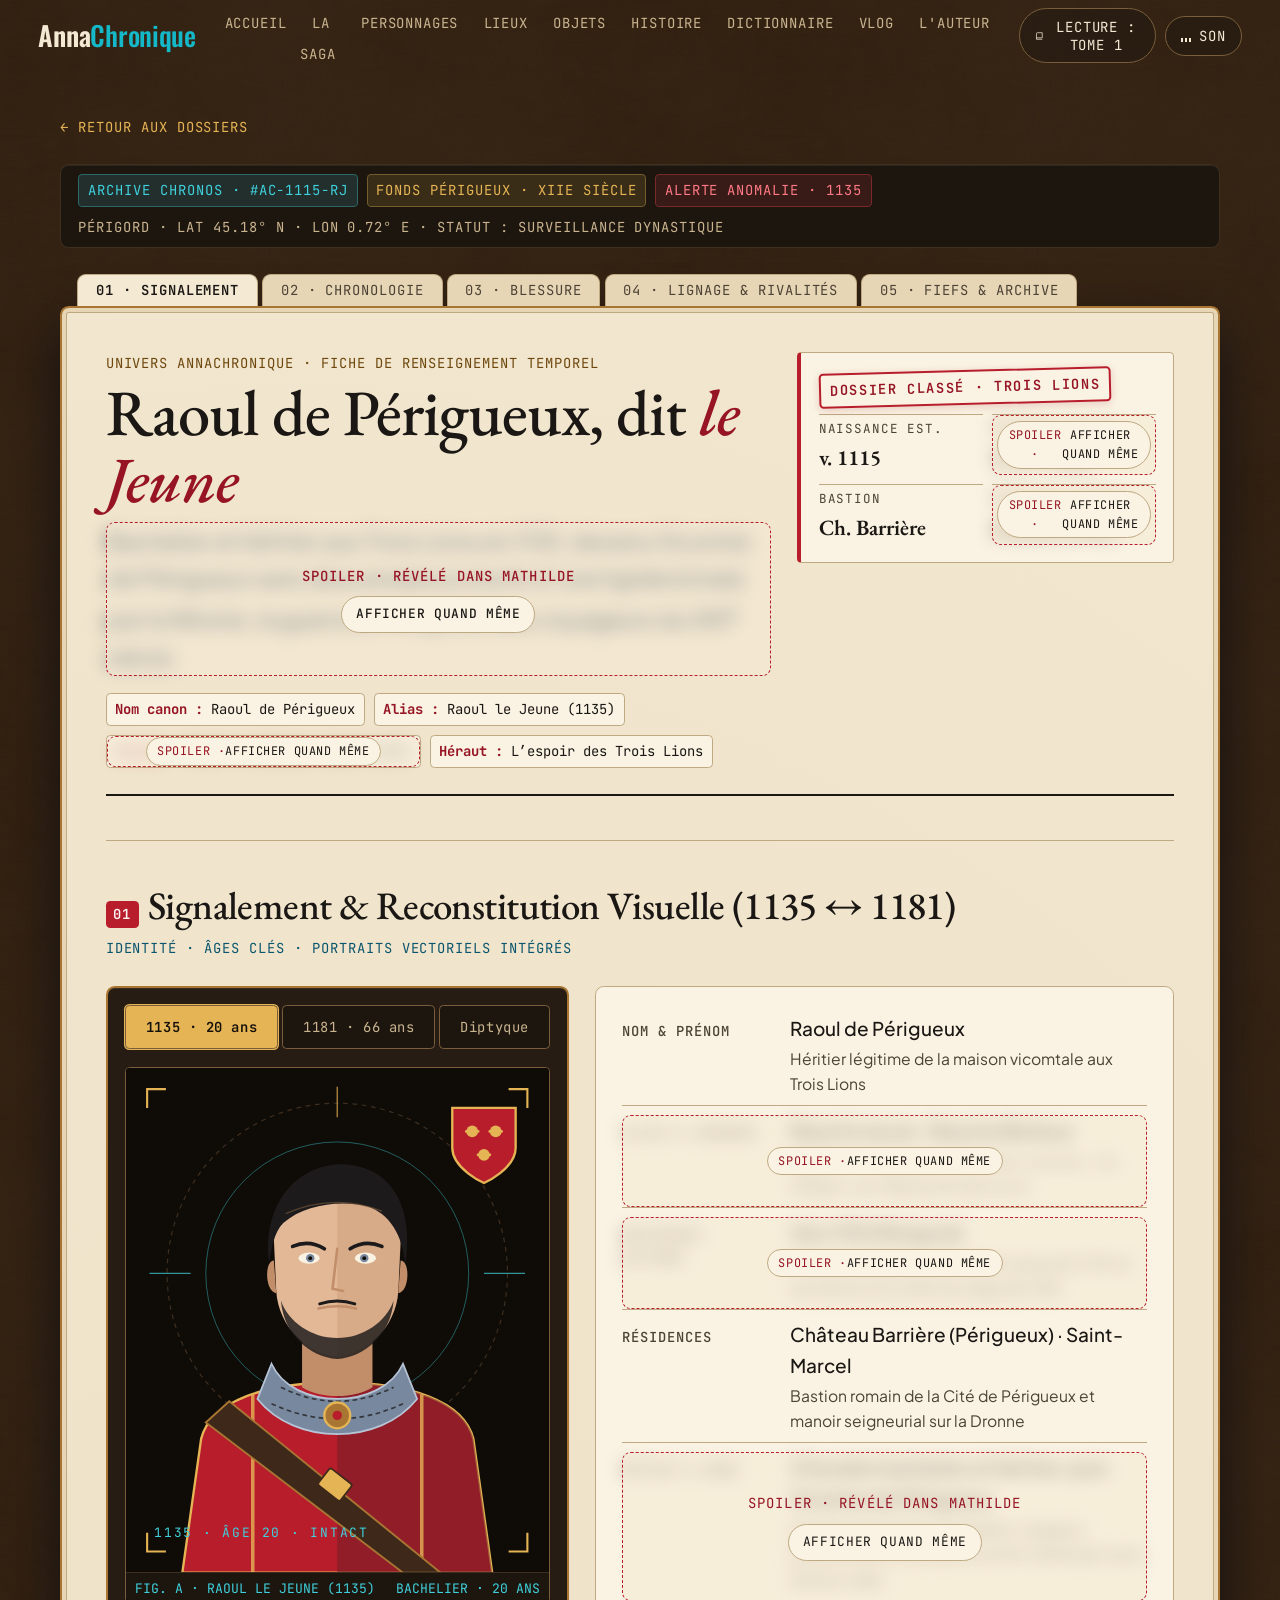
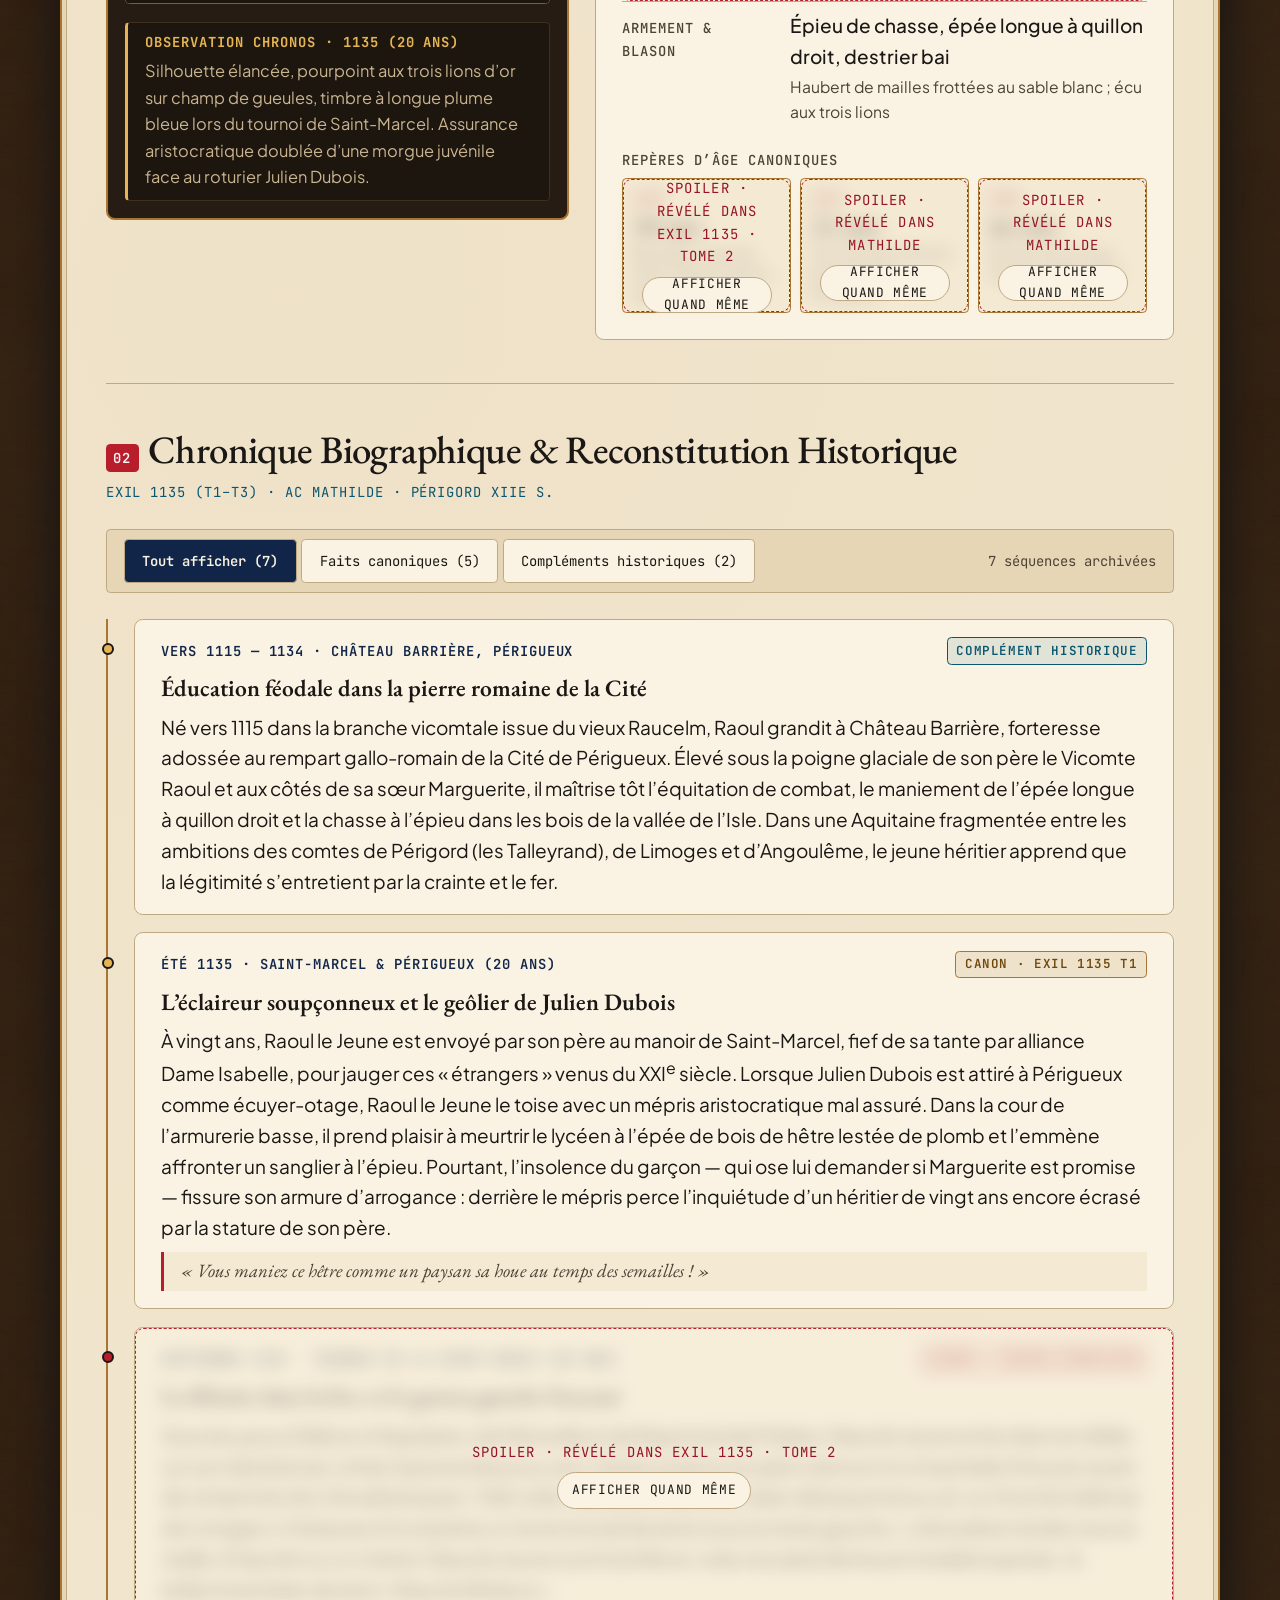
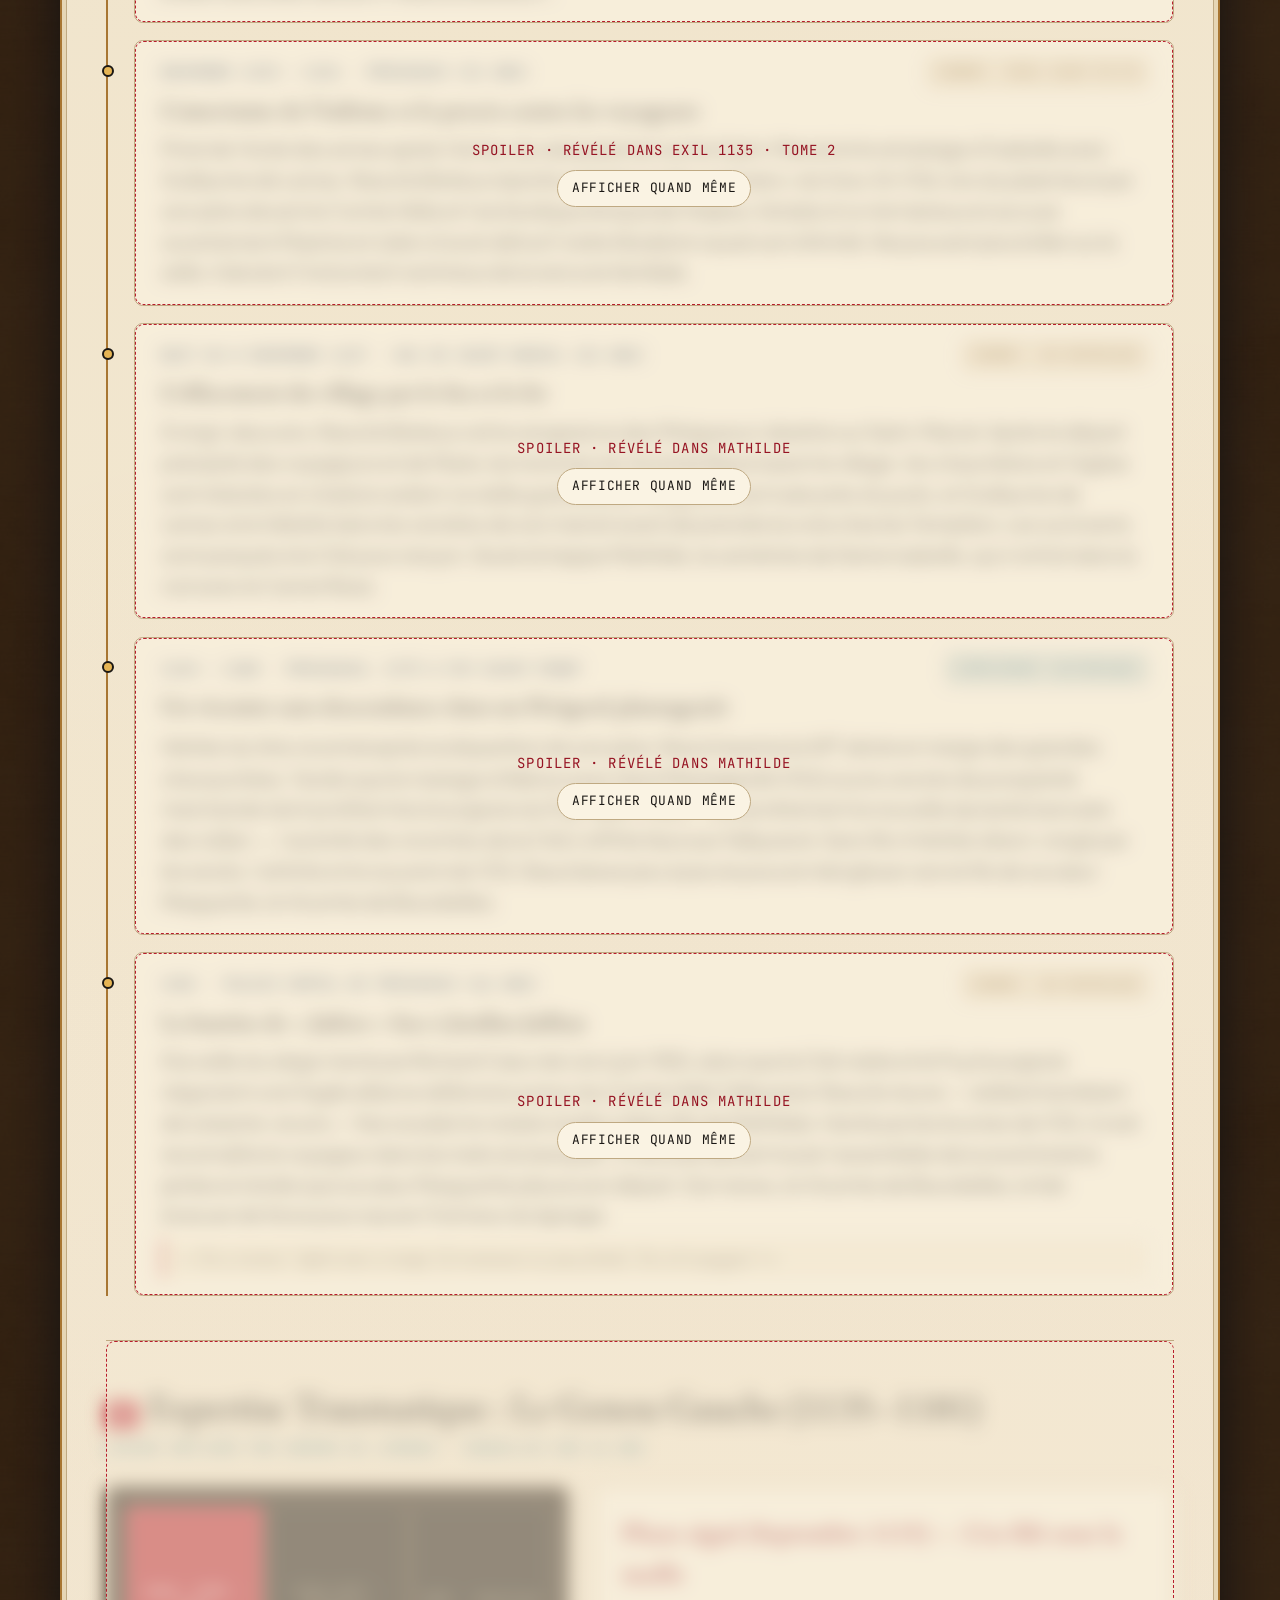
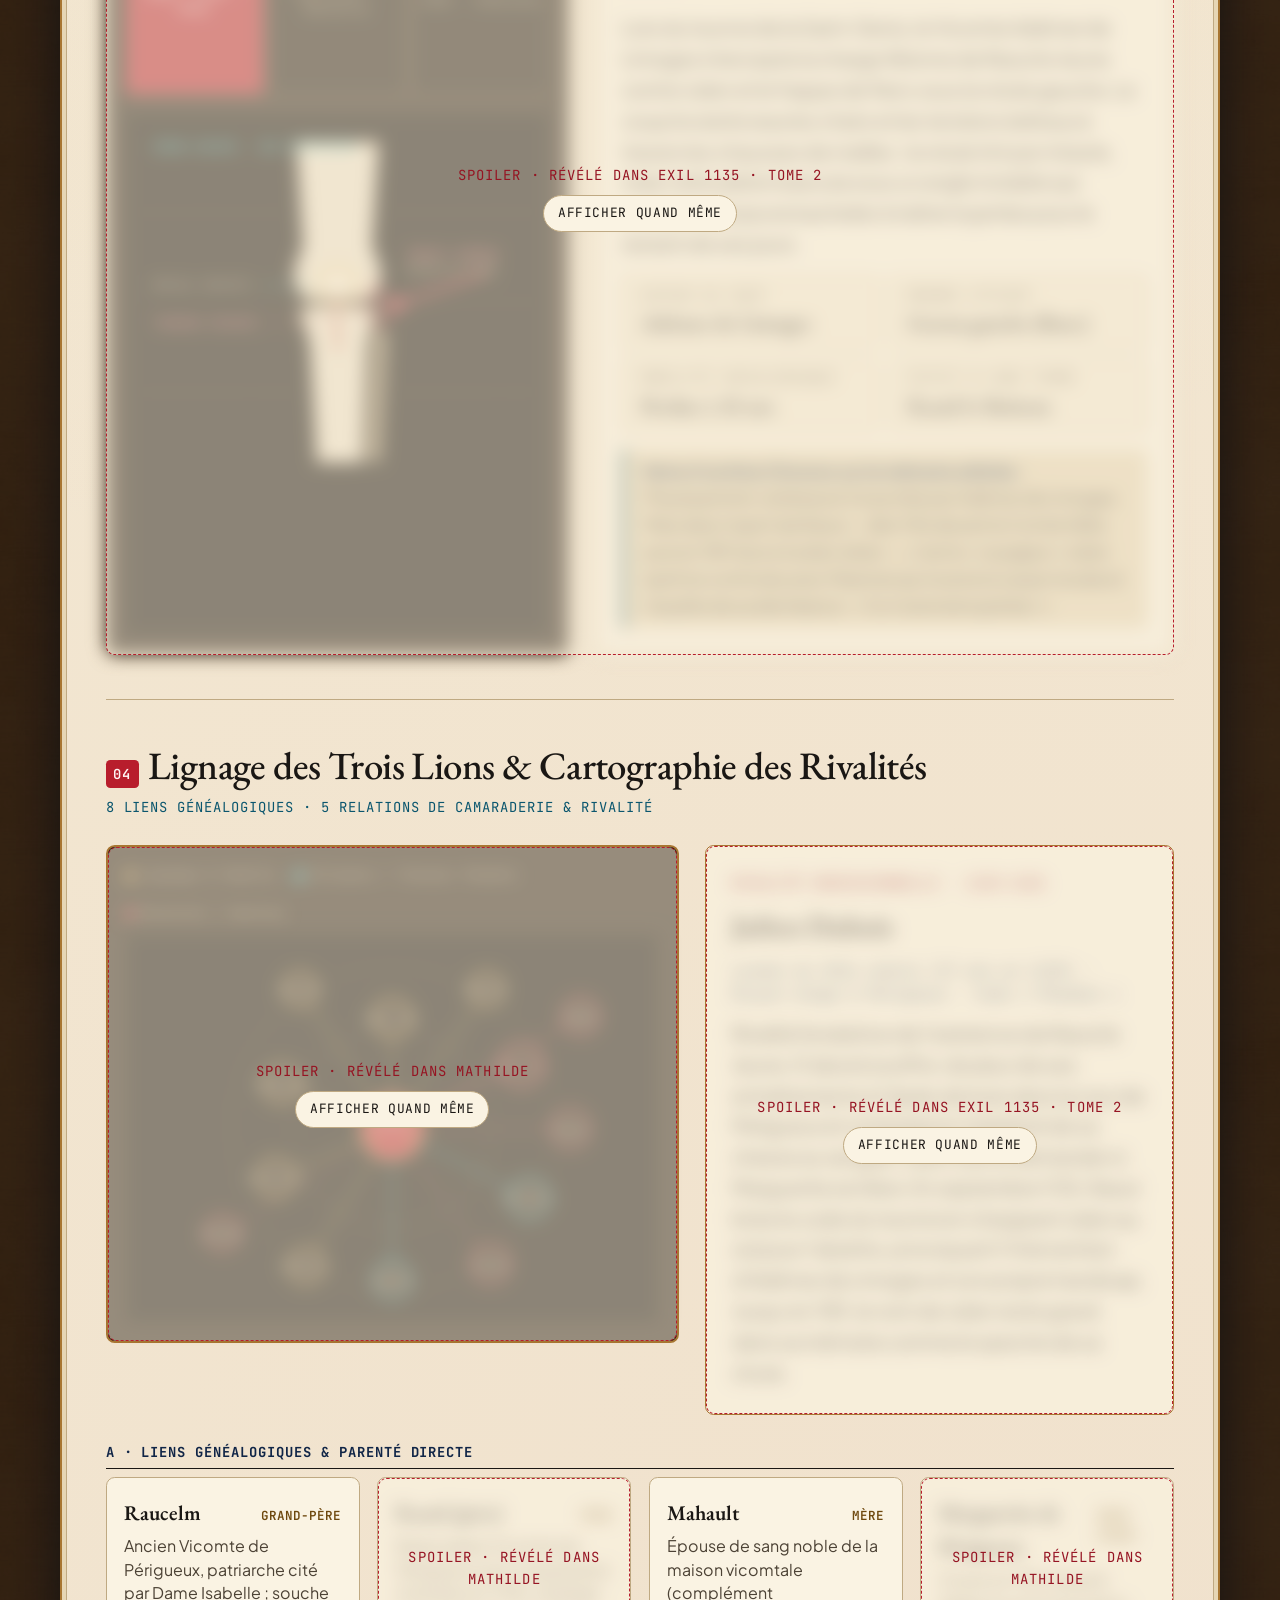
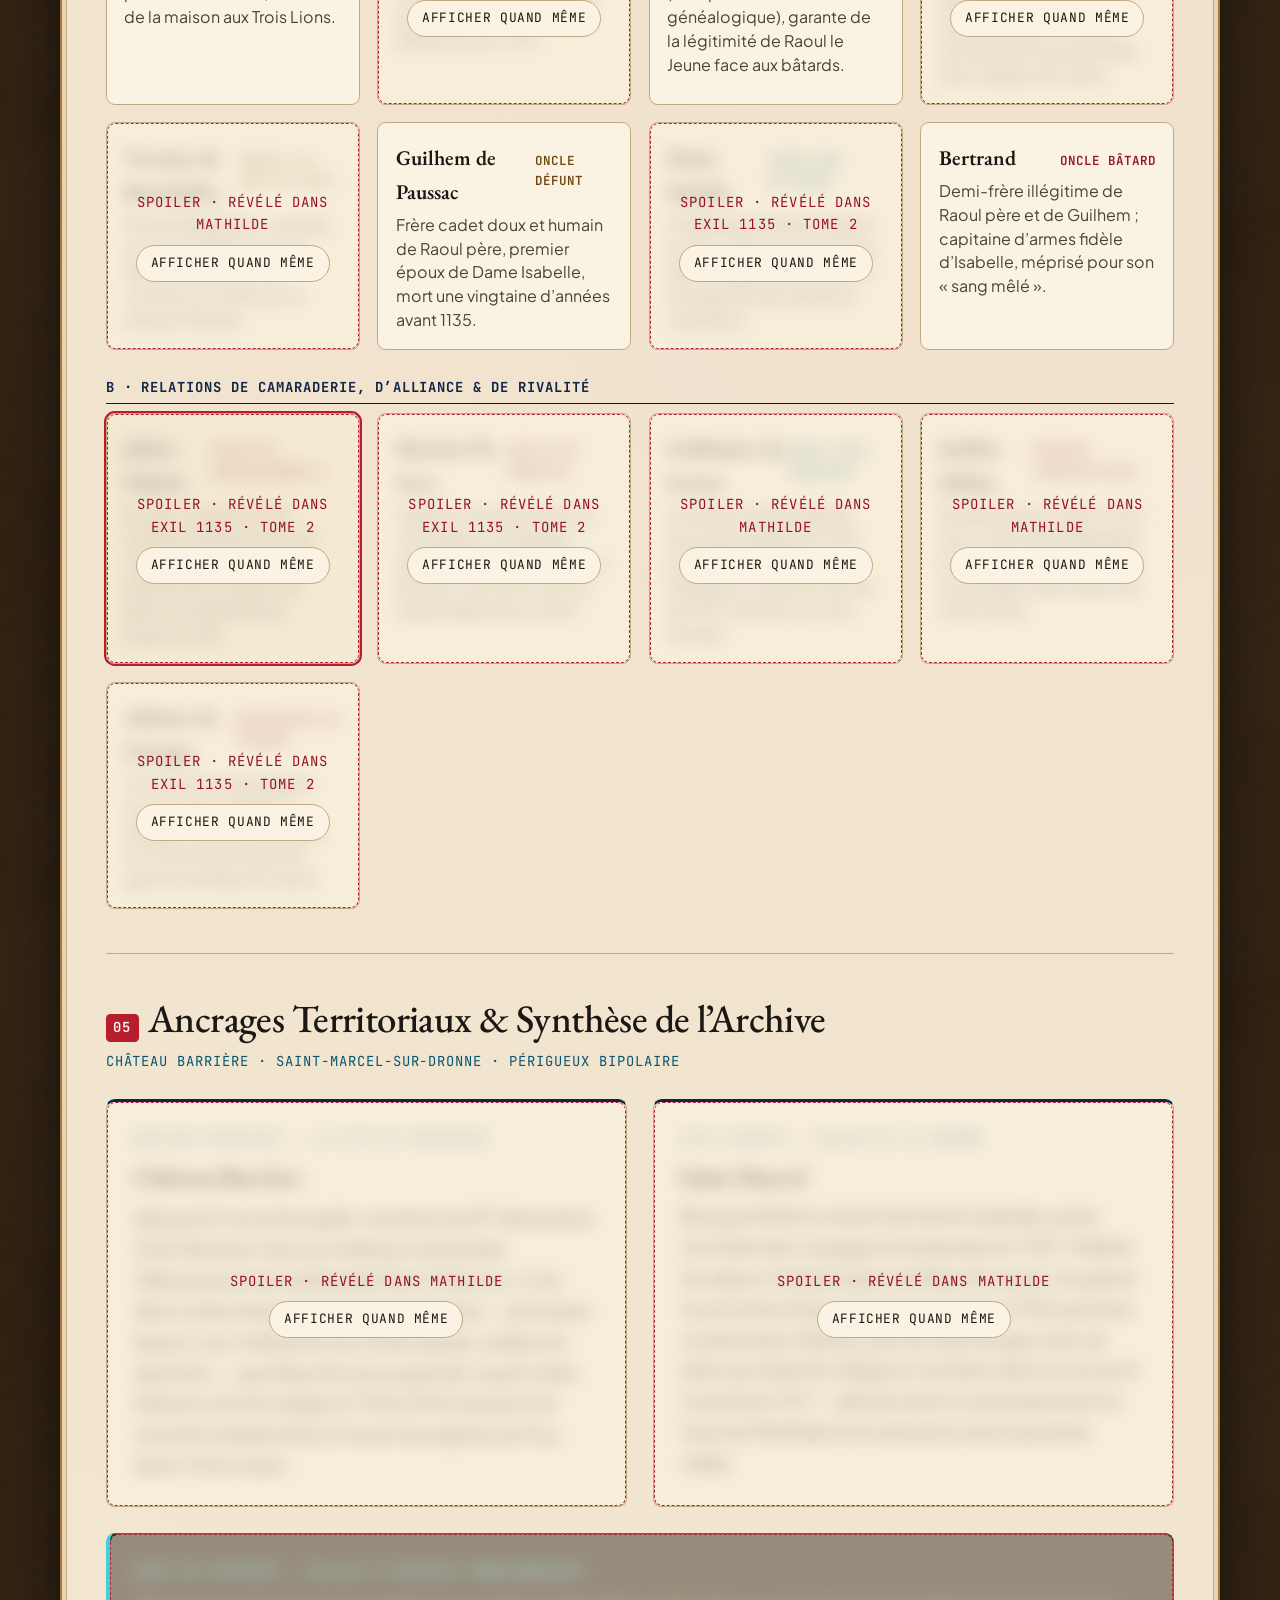
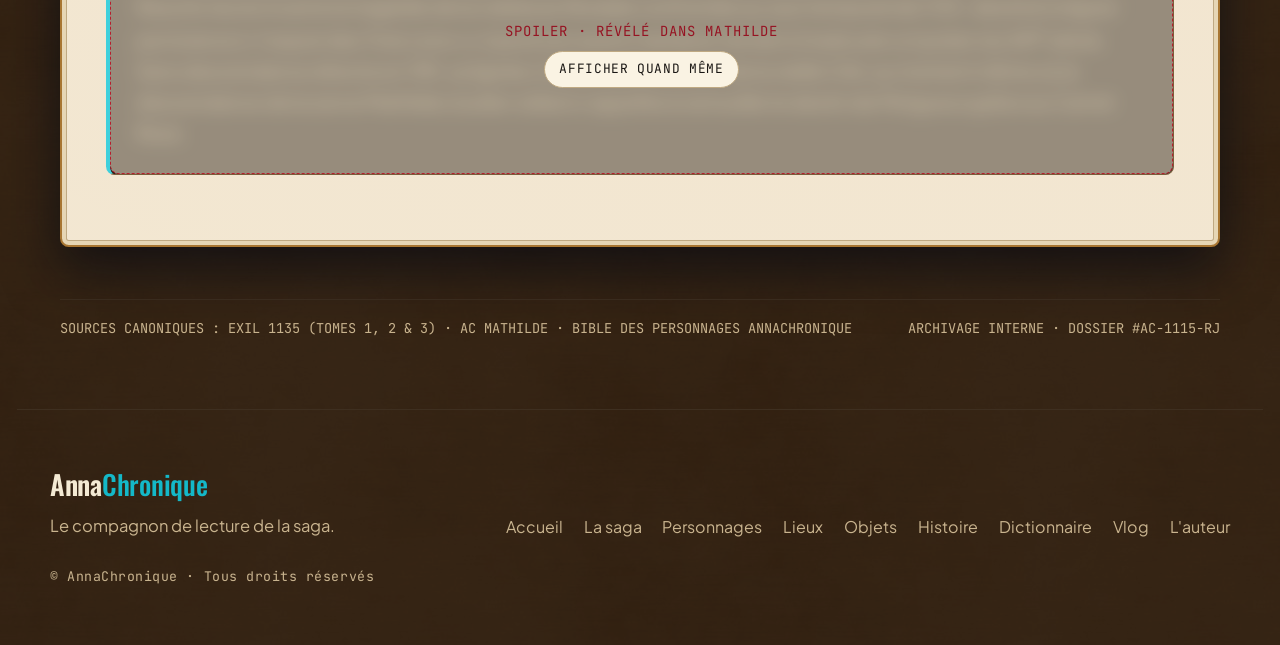
<file: personnage-raoul.html>
<!DOCTYPE html>
<html lang="fr" class="no-js">
<head>
  <meta charset="UTF-8">
  <meta name="viewport" content="width=device-width, initial-scale=1.0">
  <meta name="artifact-type" content="narrative">
  <meta name="design-style" content="nocturne">
  <title>Raoul le Jeune - Fiche personnage · AnnaChronique</title>
  <link rel="icon" href="assets/favicon.png">
  <meta name="description" content="Fiche dossier de Raoul de Périgueux, dit Raoul le Jeune, personnage de la saga AnnaChronique.">
  <link rel="stylesheet" href="css/style.css">
  <link rel="preconnect" href="https://fonts.googleapis.com">
  <link rel="preconnect" href="https://fonts.gstatic.com" crossorigin>
  <link href="https://fonts.googleapis.com/css2?family=EB+Garamond:ital,wght@0,400..700;1,400..600&family=Plus+Jakarta+Sans:wght@400;500;600;700&family=JetBrains+Mono:wght@400;500;600&family=Oswald:wght@500;600&family=Special+Elite&display=swap" rel="stylesheet">
  <style>
    :root {
      color-scheme: dark;

      /* Nocturne foundation: Prussian midnight tiers */
      --background: #15100b;
      --surface-container-low: #1d160f;
      --surface-container: #261c13;
      --surface-container-high: #33261a;

      /* Text on midnight */
      --on-surface: #f4ebd9;
      --on-surface-variant: #c9b48f;

      /* Borders & rules */
      --outline: #7a5e3c;
      --outline-variant: #3e2f20;

      /* Annachronique palette: antique gold, gilded bronze, luminous cyan, carmine crimson, warm parchment */
      --primary: #e5b454;              /* Or antique */
      --on-primary: #15100b;
      --primary-container: #2e2414;
      --on-primary-container: #f8dfa5;
      --bronze: #a87632;               /* Bronze doré */
      --bronze-soft: #c9974c;
      --secondary: #8f7a5c;
      --tertiary: #47d7f5;             /* Cyan lumineux */
      --tertiary-soft: #8ae7fa;
      --crimson: #b81d2c;              /* Rouge carmin */
      --crimson-bright: #e03c4b;
      --crimson-text-dark: #ff7a85;
      --on-crimson: #fff4f5;

      /* Warm parchment dossier sheet colors */
      --parchment: #f4ead4;
      --parchment-high: #faf3e3;
      --parchment-deep: #e6d6b5;
      --parchment-rule: #bfa982;
      --parchment-ink: #1a1714;
      --parchment-ink-muted: #4c4235;
      --parchment-gold-ink: #6e480e;
      --parchment-cyan-ink: #0b566e;
      --parchment-crimson-ink: #961423;
      --parchment-midnight-ink: #102547;

      /* Semantic & focus */
      --positive: #3fd19a;
      --warning: #e5b454;
      --error: #f27474;
      --on-error: #1a0606;
      --focus: #47d7f5;

      /* Data & SVG portrait / anatomy palette tokens */
      --data-1: #e5b454;
      --data-2: #47d7f5;
      --data-3: #3fd19a;
      --data-4: #e03c4b;
      --data-context: #6a5a44;

      --svg-midnight-deep: #0f0b07;
      --svg-skin-young: #e2b896;
      --svg-skin-shadow: #c28e6a;
      --svg-skin-aged: #d0baa2;
      --svg-skin-aged-shadow: #9d856d;
      --svg-hair-dark: #1d1a1c;
      --svg-hair-gray: #b9b5ae;
      --svg-steel: #78889e;
      --svg-steel-light: #b6c4d6;
      --svg-oak: #3d281a;
      --svg-cloak-worn: #272b38;
      --svg-crimson-worn: #701e26;
      --svg-bone: #ede2cc;
      --svg-bone-shadow: #bfa882;
      --svg-tendon: #d68b7a;

      /* Typography */
      --font-headline: 'EB Garamond', Georgia, serif;
      --font-body: 'Plus Jakarta Sans', system-ui, sans-serif;
      --font-label: 'JetBrains Mono', monospace;

      --display-size: clamp(2.35rem, 1.5rem + 3vw, 3.85rem);
      --headline-size: clamp(1.65rem, 1.2rem + 1.4vw, 2.25rem);
      --subhead-size: clamp(1.125rem, 1rem + 0.45vw, 1.375rem);
      --body-size: clamp(1rem, 0.96rem + 0.18vw, 1.09rem);
      --label-size: clamp(0.75rem, 0.72rem + 0.1vw, 0.8125rem);

      /* Spacing scale */
      --space-xs: 0.25rem;
      --space-sm: 0.5rem;
      --space-md: 1rem;
      --space-lg: 1.5rem;
      --space-xl: 2.5rem;
      --space-2xl: 4rem;
      --space-3xl: 6rem;

      /* Radii & effects */
      --rounded: 0.25rem;
      --rounded-lg: 0.5rem;
      --rounded-full: 9999px;
      --hairline: 1px solid var(--outline-variant);
      --hairline-strong: 1px solid var(--outline);
      --parchment-border: 1px solid var(--parchment-rule);
      --gold-border: 1px solid var(--bronze);
      --panel-highlight: inset 0 1px 0 rgba(244, 235, 217, 0.08);
      --dossier-shadow: 0 22px 54px rgba(3, 7, 18, 0.65);
      --stamp-shadow: 0 2px 8px rgba(150, 20, 35, 0.18);
      --brass-glow: radial-gradient(circle at 86% 8%, rgba(229, 180, 84, 0.13), transparent 44%);
      --cyan-glow: radial-gradient(circle at 14% 18%, rgba(71, 215, 245, 0.09), transparent 40%);
      --grid-lines: linear-gradient(to right, rgba(71, 215, 245, 0.04) 1px, transparent 1px),
                    linear-gradient(to bottom, rgba(71, 215, 245, 0.04) 1px, transparent 1px);
      --parchment-grain: radial-gradient(circle at 20% 20%, rgba(168, 118, 50, 0.07), transparent 55%),
                         radial-gradient(circle at 82% 78%, rgba(150, 20, 35, 0.04), transparent 50%);
      --sky-tint: color-mix(in srgb, var(--tertiary) 13%, transparent);
      --brass-tint: color-mix(in srgb, var(--primary) 15%, transparent);
      --crimson-tint: color-mix(in srgb, var(--crimson-bright) 14%, transparent);
      --parchment-crimson-tint: color-mix(in srgb, var(--crimson) 9%, transparent);
      --parchment-gold-tint: color-mix(in srgb, var(--bronze) 14%, transparent);
      --parchment-cyan-tint: color-mix(in srgb, var(--parchment-cyan-ink) 10%, transparent);

      --heading-tracking: -0.015em;
      --label-tracking: 0.07em;
      --ease-out: cubic-bezier(0.16, 1, 0.3, 1);
      --ease-in-out: cubic-bezier(0.65, 0, 0.35, 1);
      --dur-micro: 120ms;
      --dur-short: 220ms;
      --dur-long: 420ms;
    }

    *, *::before, *::after { box-sizing: border-box; }
    html, body {
      overflow-x: clip;
      margin: 0;
      padding: 0;
      background-color: var(--background);
      color: var(--on-surface);
      font-family: var(--font-body);
      font-size: var(--body-size);
      line-height: 1.62;
    }
    body {
      background: #3a2a1b url('assets/parchemin.jpg');
      background-blend-mode: multiply;
      background-size: 768px 768px;
      padding: calc(var(--header-h) + var(--space-xl)) var(--space-md) 0;
    }
    .back-link { font-family: var(--font-label); font-size: var(--label-size); letter-spacing: var(--label-tracking); text-transform: uppercase; color: var(--primary); text-decoration: none; }
    .back-link:hover { text-decoration: underline; }
    .site-footer { margin-top: var(--space-2xl); }
    .dossier-card .spoiler-veil { background: rgba(244, 234, 212, 0.55); color: var(--parchment-ink); border-color: var(--crimson); }
    .dossier-card .spoiler-veil .label, .dossier-card .spoiler-veil .veil-btn::before { color: var(--parchment-crimson-ink); }
    .dossier-card .spoiler-veil .veil-btn { color: var(--parchment-ink); border-color: var(--parchment-rule); background: var(--parchment-high); }

    /* Focus rings */
    :focus-visible {
      outline: 2.5px solid var(--focus);
      outline-offset: 2px;
    }

    .archive-shell {
      max-width: 1160px;
      margin: 0 auto;
      display: grid;
      gap: var(--space-lg);
    }
    .archive-shell * { min-width: 0; }

    /* Top Chronos Telemetry Strip (Nocturne HUD) */
    .chronos-strip {
      display: flex;
      flex-wrap: wrap;
      align-items: center;
      justify-content: space-between;
      gap: var(--space-sm) var(--space-md);
      padding: var(--space-sm) var(--space-md);
      background: var(--surface-container-low);
      border: var(--hairline);
      border-radius: var(--rounded-lg);
      box-shadow: var(--panel-highlight);
    }
    .strip-group {
      display: flex;
      flex-wrap: wrap;
      align-items: center;
      gap: var(--space-sm);
    }
    .coord-pill {
      font-family: var(--font-label);
      font-size: var(--label-size);
      letter-spacing: var(--label-tracking);
      text-transform: uppercase;
      padding: var(--space-xs) var(--space-sm);
      border-radius: var(--rounded);
      background: var(--sky-tint);
      color: var(--tertiary);
      border: 1px solid color-mix(in srgb, var(--tertiary) 35%, transparent);
    }
    .brass-pill {
      font-family: var(--font-label);
      font-size: var(--label-size);
      letter-spacing: var(--label-tracking);
      text-transform: uppercase;
      padding: var(--space-xs) var(--space-sm);
      border-radius: var(--rounded);
      background: var(--brass-tint);
      color: var(--primary);
      border: 1px solid color-mix(in srgb, var(--primary) 35%, transparent);
    }
    .crimson-pill {
      font-family: var(--font-label);
      font-size: var(--label-size);
      letter-spacing: var(--label-tracking);
      text-transform: uppercase;
      padding: var(--space-xs) var(--space-sm);
      border-radius: var(--rounded);
      background: var(--crimson-tint);
      color: var(--crimson-text-dark);
      border: 1px solid color-mix(in srgb, var(--crimson-bright) 40%, transparent);
    }
    .strip-meta {
      font-family: var(--font-label);
      font-size: var(--label-size);
      color: var(--on-surface-variant);
      letter-spacing: var(--label-tracking);
    }

    /* Physical Cardboard Dossier Folder Tabs */
    .dossier-tabs-bar {
      display: flex;
      flex-wrap: wrap;
      align-items: flex-end;
      gap: var(--space-xs);
      padding-left: var(--space-md);
      margin-bottom: calc(-1 * var(--space-lg));
      position: relative;
      z-index: 2;
    }
    .folder-tab {
      font-family: var(--font-label);
      font-size: var(--label-size);
      letter-spacing: var(--label-tracking);
      text-transform: uppercase;
      padding: var(--space-xs) var(--space-md);
      border-radius: var(--rounded-lg) var(--rounded-lg) 0 0;
      border: var(--parchment-border);
      border-bottom: none;
      text-decoration: none;
      transition: transform var(--dur-micro) var(--ease-out), background-color var(--dur-micro) var(--ease-out);
      cursor: pointer;
    }
    .folder-tab-primary {
      background: var(--parchment);
      color: var(--parchment-ink);
      font-weight: 600;
    }
    .folder-tab-secondary {
      background: var(--parchment-deep);
      color: var(--parchment-ink-muted);
    }
    .folder-tab:hover {
      transform: translateY(-2px);
      background: var(--parchment-high);
      color: var(--parchment-ink);
    }

    /* Main Physical Cartoned Dossier Card */
    .dossier-card {
      background-color: var(--parchment);
      background-image: var(--parchment-grain);
      color: var(--parchment-ink);
      border: 2px solid var(--bronze);
      border-radius: var(--rounded-lg);
      box-shadow: var(--dossier-shadow), inset 0 0 0 4px var(--parchment-deep), inset 0 0 0 5px var(--parchment-rule);
      padding: var(--space-xl) var(--space-xl) var(--space-2xl);
      position: relative;
    }

    /* Corner Espionage Registration Marks */
    .dossier-header {
      display: grid;
      grid-template-columns: minmax(0, 1.5fr) minmax(0, 0.85fr);
      gap: var(--space-lg);
      align-items: start;
      padding-bottom: var(--space-lg);
      border-bottom: 2px solid var(--parchment-ink);
    }
    .dossier-kicker {
      font-family: var(--font-label);
      font-size: var(--label-size);
      letter-spacing: var(--label-tracking);
      text-transform: uppercase;
      color: var(--parchment-gold-ink);
      margin: 0 0 var(--space-xs);
    }
    .dossier-title {
      font-family: var(--font-headline);
      font-size: var(--display-size);
      font-weight: 500;
      line-height: 1.04;
      letter-spacing: var(--heading-tracking);
      color: var(--parchment-ink);
      margin: 0;
    }
    .dossier-title em {
      font-style: italic;
      color: var(--parchment-crimson-ink);
      font-weight: 500;
    }
    .dossier-subtitle {
      font-family: var(--font-body);
      font-size: var(--subhead-size);
      font-weight: 500;
      color: var(--parchment-midnight-ink);
      margin: var(--space-sm) 0 var(--space-md);
      max-width: 60ch;
    }
    .alias-row {
      display: flex;
      flex-wrap: wrap;
      gap: var(--space-sm);
    }
    .alias-chip {
      font-family: var(--font-label);
      font-size: var(--label-size);
      padding: var(--space-xs) var(--space-sm);
      border-radius: var(--rounded);
      background: var(--parchment-high);
      border: var(--parchment-border);
      color: var(--parchment-ink);
    }
    .alias-chip strong {
      color: var(--parchment-crimson-ink);
    }

    /* Spy Stamp & Heraldic Box in Header */
    .header-stamp-panel {
      background: var(--parchment-high);
      border: var(--parchment-border);
      border-left: 4px solid var(--crimson);
      border-radius: var(--rounded);
      padding: var(--space-md);
      display: grid;
      gap: var(--space-sm);
    }
    .stamp-seal {
      display: inline-block;
      font-family: var(--font-label);
      font-size: var(--label-size);
      font-weight: 600;
      letter-spacing: 0.12em;
      text-transform: uppercase;
      color: var(--parchment-crimson-ink);
      border: 2px solid var(--crimson);
      padding: var(--space-xs) var(--space-sm);
      border-radius: var(--rounded);
      transform: rotate(-1.5deg);
      box-shadow: var(--stamp-shadow);
      width: fit-content;
    }
    .vital-mini-grid {
      display: grid;
      grid-template-columns: repeat(2, minmax(0, 1fr));
      gap: var(--space-sm);
    }
    .vital-stat {
      border-top: var(--parchment-border);
      padding-top: var(--space-xs);
    }
    .vital-stat-label {
      display: block;
      font-family: var(--font-label);
      font-size: 0.72rem;
      text-transform: uppercase;
      letter-spacing: var(--label-tracking);
      color: var(--parchment-ink-muted);
    }
    .vital-stat-value {
      font-family: var(--font-headline);
      font-size: 1.25rem;
      font-weight: 600;
      font-variant-numeric: tabular-nums;
      color: var(--parchment-ink);
    }

    /* Section Headings inside Dossier */
    .dossier-section {
      padding-top: var(--space-xl);
      margin-top: var(--space-xl);
      border-top: 1.5px solid var(--parchment-rule);
    }
    .section-head {
      display: flex;
      flex-wrap: wrap;
      align-items: baseline;
      justify-content: space-between;
      gap: var(--space-sm) var(--space-md);
      margin-bottom: var(--space-lg);
    }
    .section-title-wrap {
      display: flex;
      align-items: baseline;
      gap: var(--space-sm);
    }
    .section-index {
      font-family: var(--font-label);
      font-size: var(--label-size);
      font-weight: 600;
      color: var(--on-crimson);
      background: var(--crimson);
      padding: 0.15rem 0.45rem;
      border-radius: var(--rounded);
      letter-spacing: var(--label-tracking);
    }
    .section-heading {
      font-family: var(--font-headline);
      font-size: var(--headline-size);
      font-weight: 500;
      line-height: 1.12;
      letter-spacing: var(--heading-tracking);
      color: var(--parchment-ink);
      margin: 0;
    }
    .section-kicker {
      font-family: var(--font-label);
      font-size: var(--label-size);
      letter-spacing: var(--label-tracking);
      text-transform: uppercase;
      color: var(--parchment-cyan-ink);
    }

    /* Section 01: Portrait & Signalement */
    .identity-grid {
      display: grid;
      grid-template-columns: minmax(0, 1fr) minmax(0, 1.25fr);
      gap: var(--space-lg);
      align-items: start;
    }

    /* Nocturne Portrait Frame embedded on Parchment Card */
    .portrait-bay {
      background: var(--surface-container);
      color: var(--on-surface);
      border: 2px solid var(--bronze);
      border-radius: var(--rounded-lg);
      padding: var(--space-md);
      box-shadow: var(--panel-highlight);
      display: grid;
      gap: var(--space-md);
    }
    .portrait-controls {
      display: flex;
      flex-wrap: wrap;
      gap: var(--space-xs);
    }
    .epoch-btn {
      font-family: var(--font-label);
      font-size: var(--label-size);
      letter-spacing: 0.04em;
      padding: var(--space-sm) var(--space-md);
      min-height: 44px;
      border-radius: var(--rounded);
      border: var(--hairline-strong);
      background: var(--surface-container-low);
      color: var(--on-surface-variant);
      cursor: pointer;
      transition: background-color var(--dur-micro) var(--ease-out), color var(--dur-micro) var(--ease-out), box-shadow var(--dur-micro) var(--ease-out);
      flex: 1 1 auto;
      text-align: center;
    }
    .epoch-btn:hover {
      background: var(--surface-container-high);
      color: var(--on-surface);
    }
    .epoch-btn.is-active {
      background: var(--primary);
      color: var(--on-primary);
      font-weight: 600;
      box-shadow: 0 0 0 1px var(--primary);
    }

    .portrait-stage {
      display: grid;
      gap: var(--space-md);
    }
    .portrait-stage.is-diptych {
      grid-template-columns: repeat(2, minmax(0, 1fr));
    }
    .portrait-frame {
      background: var(--svg-midnight-deep);
      border: 1px solid var(--outline);
      border-radius: var(--rounded);
      overflow: hidden;
      position: relative;
    }
    .portrait-frame.is-hidden {
      display: none;
    }
    .portrait-svg {
      display: block;
      width: 100%;
      height: auto;
    }
    .portrait-caption-bar {
      display: flex;
      justify-content: space-between;
      align-items: center;
      gap: var(--space-sm);
      padding: var(--space-xs) var(--space-sm);
      background: var(--surface-container-low);
      border-top: var(--hairline);
      font-family: var(--font-label);
      font-size: 0.75rem;
      color: var(--tertiary);
    }
    .portrait-notes {
      background: var(--surface-container-low);
      border: var(--hairline);
      border-left: 3px solid var(--primary);
      border-radius: var(--rounded);
      padding: var(--space-sm) var(--space-md);
      font-size: 0.94rem;
      color: var(--on-surface);
    }
    .portrait-notes-title {
      font-family: var(--font-label);
      font-size: var(--label-size);
      text-transform: uppercase;
      letter-spacing: var(--label-tracking);
      color: var(--primary);
      margin: 0 0 var(--space-xs);
    }
    .portrait-notes p {
      margin: 0;
      color: var(--on-surface-variant);
    }

    /* Structured Identity Matrix */
    .signalement-panel {
      background: var(--parchment-high);
      border: var(--parchment-border);
      border-radius: var(--rounded-lg);
      padding: var(--space-lg);
      display: grid;
      gap: var(--space-md);
    }
    .signalement-list {
      margin: 0;
      padding: 0;
      display: grid;
      gap: var(--space-sm);
    }
    .sig-row {
      display: grid;
      grid-template-columns: minmax(135px, 0.42fr) minmax(0, 1fr);
      gap: var(--space-sm) var(--space-md);
      padding-bottom: var(--space-sm);
      border-bottom: var(--parchment-border);
      align-items: baseline;
    }
    .sig-row:last-child {
      border-bottom: none;
      padding-bottom: 0;
    }
    .sig-term {
      font-family: var(--font-label);
      font-size: var(--label-size);
      text-transform: uppercase;
      letter-spacing: var(--label-tracking);
      color: var(--parchment-ink-muted);
      font-weight: 500;
    }
    .sig-desc {
      margin: 0;
      color: var(--parchment-ink);
      font-weight: 500;
    }
    .sig-desc small {
      display: block;
      font-weight: 400;
      color: var(--parchment-ink-muted);
      margin-top: 2px;
      font-size: 0.9rem;
    }

    .ages-strip {
      display: grid;
      grid-template-columns: repeat(3, minmax(0, 1fr));
      gap: var(--space-sm);
      padding-top: var(--space-xs);
    }
    .age-tile {
      background: var(--parchment);
      border: var(--gold-border);
      border-radius: var(--rounded);
      padding: var(--space-sm);
    }
    .age-year {
      font-family: var(--font-label);
      font-size: var(--label-size);
      color: var(--parchment-crimson-ink);
      font-weight: 600;
    }
    .age-num {
      font-family: var(--font-headline);
      font-size: 1.55rem;
      font-weight: 600;
      line-height: 1.15;
      color: var(--parchment-ink);
      font-variant-numeric: tabular-nums;
    }
    .age-role {
      font-size: 0.85rem;
      color: var(--parchment-ink-muted);
      line-height: 1.35;
      margin-top: 2px;
    }

    /* Section 02: Biographie & Chronologie */
    .filter-toolbar {
      display: flex;
      flex-wrap: wrap;
      align-items: center;
      justify-content: space-between;
      gap: var(--space-sm);
      margin-bottom: var(--space-lg);
      padding: var(--space-sm) var(--space-md);
      background: var(--parchment-deep);
      border: var(--parchment-border);
      border-radius: var(--rounded);
    }
    .filter-group {
      display: flex;
      flex-wrap: wrap;
      gap: var(--space-xs);
    }
    .filter-btn {
      font-family: var(--font-label);
      font-size: var(--label-size);
      min-height: 44px;
      padding: var(--space-xs) var(--space-md);
      border-radius: var(--rounded);
      border: var(--parchment-border);
      background: var(--parchment-high);
      color: var(--parchment-ink);
      cursor: pointer;
      transition: background-color var(--dur-micro) var(--ease-out), color var(--dur-micro) var(--ease-out);
    }
    .filter-btn:hover {
      background: var(--parchment);
    }
    .filter-btn.is-active {
      background: var(--parchment-midnight-ink);
      color: var(--parchment-high);
      font-weight: 600;
    }
    .filter-count {
      font-family: var(--font-label);
      font-size: var(--label-size);
      color: var(--parchment-ink-muted);
    }

    .timeline-stack {
      display: grid;
      gap: var(--space-md);
      position: relative;
      padding-left: var(--space-lg);
      border-left: 2px solid var(--bronze);
    }
    .timeline-entry {
      background: var(--parchment-high);
      border: var(--parchment-border);
      border-radius: var(--rounded-lg);
      padding: var(--space-md) var(--space-lg);
      position: relative;
      transition: opacity var(--dur-short) var(--ease-out), transform var(--dur-short) var(--ease-out);
    }
    .timeline-entry.is-filtered-out {
      display: none;
    }
    .timeline-entry::before {
      content: "";
      position: absolute;
      left: calc(-1 * var(--space-lg) - 7px);
      top: 1.35rem;
      width: 12px;
      height: 12px;
      border-radius: var(--rounded-full);
      background: var(--primary);
      border: 2px solid var(--parchment-ink);
    }
    .timeline-entry.is-trauma::before {
      background: var(--crimson);
    }
    .entry-top {
      display: flex;
      flex-wrap: wrap;
      align-items: center;
      justify-content: space-between;
      gap: var(--space-xs) var(--space-md);
      margin-bottom: var(--space-xs);
    }
    .entry-date {
      font-family: var(--font-label);
      font-size: var(--label-size);
      font-weight: 600;
      color: var(--parchment-midnight-ink);
      letter-spacing: var(--label-tracking);
    }
    .source-tag {
      font-family: var(--font-label);
      font-size: 0.72rem;
      letter-spacing: 0.05em;
      text-transform: uppercase;
      padding: 0.15rem 0.5rem;
      border-radius: var(--rounded);
      font-weight: 600;
    }
    .tag-canon {
      background: var(--parchment-gold-tint);
      color: var(--parchment-gold-ink);
      border: 1px solid var(--bronze);
    }
    .tag-history {
      background: var(--parchment-cyan-tint);
      color: var(--parchment-cyan-ink);
      border: 1px solid var(--parchment-cyan-ink);
    }
    .tag-trauma {
      background: var(--parchment-crimson-tint);
      color: var(--parchment-crimson-ink);
      border: 1px solid var(--crimson);
    }
    .entry-title {
      font-family: var(--font-headline);
      font-size: 1.35rem;
      font-weight: 600;
      color: var(--parchment-ink);
      margin: 0 0 var(--space-xs);
    }
    .entry-body {
      margin: 0;
      color: var(--parchment-ink);
      max-width: 70ch;
    }
    .entry-quote {
      margin: var(--space-sm) 0 0;
      padding: var(--space-xs) var(--space-md);
      border-left: 3px solid var(--crimson);
      background: var(--parchment);
      font-family: var(--font-headline);
      font-style: italic;
      font-size: 1.08rem;
      color: var(--parchment-ink-muted);
    }

    /* Section 03: Dossier Médical & Balistique Féodale (Genou Gauche) */
    .trauma-layout {
      display: grid;
      grid-template-columns: minmax(0, 0.92fr) minmax(0, 1.15fr);
      gap: var(--space-lg);
      align-items: stretch;
    }
    .anatomy-well {
      background: var(--surface-container);
      color: var(--on-surface);
      border: 2px solid var(--outline);
      border-radius: var(--rounded-lg);
      padding: var(--space-md);
      display: grid;
      gap: var(--space-md);
    }
    .stage-buttons {
      display: grid;
      grid-template-columns: repeat(3, minmax(0, 1fr));
      gap: var(--space-xs);
    }
    .stage-btn {
      font-family: var(--font-label);
      font-size: 0.75rem;
      min-height: 44px;
      padding: var(--space-xs);
      border-radius: var(--rounded);
      border: var(--hairline-strong);
      background: var(--surface-container-low);
      color: var(--on-surface-variant);
      cursor: pointer;
      text-align: center;
      transition: background-color var(--dur-micro) var(--ease-out), color var(--dur-micro) var(--ease-out);
    }
    .stage-btn:hover {
      background: var(--surface-container-high);
      color: var(--on-surface);
    }
    .stage-btn.is-active {
      background: var(--crimson);
      color: var(--on-crimson);
      font-weight: 600;
    }
    .anatomy-svg-box {
      background: var(--svg-midnight-deep);
      border: var(--hairline);
      border-radius: var(--rounded);
      padding: var(--space-sm);
    }
    .anatomy-svg {
      display: block;
      width: 100%;
      height: auto;
    }

    .trauma-dossier-panel {
      background: var(--parchment-high);
      border: var(--parchment-border);
      border-radius: var(--rounded-lg);
      padding: var(--space-lg);
      display: grid;
      gap: var(--space-md);
      align-content: start;
    }
    .trauma-headline {
      font-family: var(--font-headline);
      font-size: 1.45rem;
      font-weight: 600;
      color: var(--parchment-crimson-ink);
      margin: 0;
    }
    .trauma-metrics {
      display: grid;
      grid-template-columns: repeat(2, minmax(0, 1fr));
      gap: var(--space-sm);
    }
    .trauma-metric {
      background: var(--parchment);
      border: var(--parchment-border);
      border-radius: var(--rounded);
      padding: var(--space-sm) var(--space-md);
    }
    .trauma-metric-label {
      font-family: var(--font-label);
      font-size: 0.72rem;
      text-transform: uppercase;
      letter-spacing: var(--label-tracking);
      color: var(--parchment-ink-muted);
    }
    .trauma-metric-val {
      font-family: var(--font-headline);
      font-size: 1.2rem;
      font-weight: 600;
      color: var(--parchment-ink);
    }
    .memory-divergence-box {
      background: var(--parchment-deep);
      border-left: 4px solid var(--parchment-cyan-ink);
      padding: var(--space-sm) var(--space-md);
      border-radius: 0 var(--rounded) var(--rounded) 0;
      font-size: 0.95rem;
    }
    .memory-divergence-box strong {
      color: var(--parchment-midnight-ink);
    }

    /* Section 04: Généalogie & Constellation Relationnelle */
    .network-layout {
      display: grid;
      grid-template-columns: minmax(0, 1.1fr) minmax(0, 0.9fr);
      gap: var(--space-lg);
      align-items: start;
      margin-bottom: var(--space-lg);
    }
    .constellation-well {
      background: var(--surface-container);
      border: 2px solid var(--bronze);
      border-radius: var(--rounded-lg);
      padding: var(--space-md);
      color: var(--on-surface);
    }
    .constellation-legend {
      display: flex;
      flex-wrap: wrap;
      gap: var(--space-md);
      margin-bottom: var(--space-sm);
      font-family: var(--font-label);
      font-size: 0.75rem;
      color: var(--on-surface-variant);
    }
    .legend-dot {
      display: inline-block;
      width: 10px;
      height: 10px;
      border-radius: var(--rounded-full);
      margin-right: 6px;
      vertical-align: middle;
    }
    .dot-blood { background: var(--primary); }
    .dot-alliance { background: var(--tertiary); }
    .dot-rival { background: var(--crimson-bright); }
    .constellation-svg {
      display: block;
      width: 100%;
      height: auto;
      background: var(--svg-midnight-deep);
      border-radius: var(--rounded);
      border: var(--hairline);
    }
    .node-group {
      cursor: pointer;
    }
    .node-group circle {
      transition: transform var(--dur-micro) var(--ease-out);
    }
    .node-group:hover circle {
      stroke-width: 3;
    }

    .inspector-card {
      background: var(--parchment-high);
      border: var(--gold-border);
      border-radius: var(--rounded-lg);
      padding: var(--space-lg);
      display: grid;
      gap: var(--space-sm);
    }
    .inspector-tag {
      font-family: var(--font-label);
      font-size: var(--label-size);
      text-transform: uppercase;
      letter-spacing: var(--label-tracking);
      color: var(--parchment-crimson-ink);
      font-weight: 600;
    }
    .inspector-name {
      font-family: var(--font-headline);
      font-size: 1.65rem;
      font-weight: 600;
      margin: 0;
      color: var(--parchment-ink);
    }
    .inspector-role {
      font-family: var(--font-label);
      font-size: 0.82rem;
      color: var(--parchment-midnight-ink);
      margin: 0;
    }
    .inspector-desc {
      margin: var(--space-xs) 0 0;
      color: var(--parchment-ink);
    }

    /* Full Cards Grid for Genealogy + Rivalries so all facts are exposed in flow */
    .rel-subsection-title {
      font-family: var(--font-label);
      font-size: var(--label-size);
      letter-spacing: var(--label-tracking);
      text-transform: uppercase;
      color: var(--parchment-midnight-ink);
      margin: var(--space-lg) 0 var(--space-sm);
      padding-bottom: var(--space-xs);
      border-bottom: 1.5px solid var(--parchment-ink);
    }
    .rel-grid {
      display: grid;
      grid-template-columns: repeat(auto-fit, minmax(min(250px, 100%), 1fr));
      gap: var(--space-md);
    }
    .rel-card {
      background: var(--parchment-high);
      border: var(--parchment-border);
      border-radius: var(--rounded-lg);
      padding: var(--space-md);
      cursor: pointer;
      text-align: left;
      width: 100%;
      font: inherit;
      color: inherit;
      transition: background-color var(--dur-micro) var(--ease-out), box-shadow var(--dur-micro) var(--ease-out);
      display: grid;
      gap: var(--space-xs);
      align-content: start;
    }
    .rel-card:hover {
      background: var(--parchment);
      box-shadow: 0 0 0 1.5px var(--bronze);
    }
    .rel-card.is-selected {
      background: var(--parchment);
      box-shadow: 0 0 0 2px var(--crimson);
    }
    .rel-card-head {
      display: flex;
      justify-content: space-between;
      align-items: baseline;
      gap: var(--space-xs);
    }
    .rel-card-name {
      font-family: var(--font-headline);
      font-size: 1.2rem;
      font-weight: 600;
      color: var(--parchment-ink);
    }
    .rel-card-type {
      font-family: var(--font-label);
      font-size: 0.72rem;
      text-transform: uppercase;
      color: var(--parchment-gold-ink);
      font-weight: 600;
    }
    .rel-card-type.is-rival {
      color: var(--parchment-crimson-ink);
    }
    .rel-card-type.is-ally {
      color: var(--parchment-cyan-ink);
    }
    .rel-card-summary {
      font-size: 0.92rem;
      color: var(--parchment-ink-muted);
      margin: 0;
      line-height: 1.48;
    }

    /* Section 05: Contexte Périgord & Notes d'Archive Chronos */
    .archive-dual-grid {
      display: grid;
      grid-template-columns: repeat(2, minmax(0, 1fr));
      gap: var(--space-lg);
    }
    .residence-card {
      background: var(--parchment-high);
      border: var(--parchment-border);
      border-top: 3px solid var(--parchment-midnight-ink);
      border-radius: var(--rounded-lg);
      padding: var(--space-lg);
    }
    .residence-card h3 {
      font-family: var(--font-headline);
      font-size: 1.35rem;
      margin: 0 0 var(--space-xs);
      color: var(--parchment-ink);
    }
    .residence-meta {
      font-family: var(--font-label);
      font-size: 0.75rem;
      text-transform: uppercase;
      letter-spacing: var(--label-tracking);
      color: var(--parchment-cyan-ink);
      margin-bottom: var(--space-sm);
      display: block;
    }

    .chronos-closing-panel {
      margin-top: var(--space-lg);
      background: var(--surface-container);
      color: var(--on-surface);
      border: 1px solid var(--outline);
      border-left: 4px solid var(--tertiary);
      border-radius: var(--rounded-lg);
      padding: var(--space-lg);
      display: grid;
      gap: var(--space-sm);
    }
    .chronos-closing-panel h3 {
      font-family: var(--font-label);
      font-size: var(--label-size);
      letter-spacing: var(--label-tracking);
      text-transform: uppercase;
      color: var(--tertiary);
      margin: 0;
    }
    .chronos-closing-panel p {
      margin: 0;
      color: var(--on-surface-variant);
      max-width: 75ch;
    }

    .sources-footer {
      margin-top: var(--space-lg);
      padding-top: var(--space-md);
      border-top: var(--hairline);
      font-family: var(--font-label);
      font-size: 0.78rem;
      color: var(--on-surface-variant);
      display: flex;
      flex-wrap: wrap;
      justify-content: space-between;
      gap: var(--space-sm);
    }

    /* Responsive breakpoints */
    @media (max-width: 900px) {
      .dossier-header,
      .identity-grid,
      .trauma-layout,
      .network-layout,
      .archive-dual-grid {
        grid-template-columns: 1fr;
      }
    }
    @media (max-width: 640px) {
      body {
        padding: var(--space-sm);
      }
      .dossier-card {
        padding: var(--space-lg) var(--space-md);
      }
      .sig-row {
        grid-template-columns: 1fr;
        gap: 2px;
      }
      .ages-strip,
      .portrait-stage.is-diptych,
      .stage-buttons,
      .trauma-metrics {
        grid-template-columns: 1fr;
      }
      .dossier-tabs-bar {
        padding-left: var(--space-xs);
      }
    }

    @media (prefers-reduced-motion: reduce) {
      *, *::before, *::after {
        animation-duration: 0.01ms !important;
        transition-duration: 0.01ms !important;
        scroll-behavior: auto !important;
      }
    }
  </style>
</head>
<body class="theme-dark">
  <main class="archive-shell">
    <a class="back-link" href="personnages.html#raoul-jeune">← Retour aux dossiers</a>
    <!-- Bandeau télémétrique d'archive temporelle (Nocturne / Truth Seekers) -->
    <div class="chronos-strip">
      <div class="strip-group">
        <span class="coord-pill">Archive Chronos · #AC-1115-RJ</span>
        <span class="brass-pill">Fonds Périgueux · XIIe siècle</span>
        <span class="crimson-pill">Alerte Anomalie · 1135</span>
      </div>
      <div class="strip-meta">
        PÉRIGORD · LAT 45.18° N · LON 0.72° E · STATUT : SURVEILLANCE DYNASTIQUE
      </div>
    </div>

    <!-- Onglets physiques de chemise cartonnée (navigation d'ancre dans le flux) -->
    <nav class="dossier-tabs-bar" aria-label="Repères de la fiche cartonnée">
      <a class="folder-tab folder-tab-primary" href="#signalement">01 · Signalement</a>
      <a class="folder-tab folder-tab-secondary" href="#biographie">02 · Chronologie</a>
      <a class="folder-tab folder-tab-secondary" href="#trauma">03 · Blessure</a>
      <a class="folder-tab folder-tab-secondary" href="#reseau">04 · Lignage &amp; Rivalités</a>
      <a class="folder-tab folder-tab-secondary" href="#lieux">05 · Fiefs &amp; Archive</a>
    </nav>

    <!-- Fiche cartonnée centrale -->
    <article class="dossier-card">
      <!-- En-tête de la fiche -->
      <header class="dossier-header">
        <div>
          <p class="dossier-kicker">Univers Annachronique · Fiche de renseignement temporel</p>
          <h1 class="dossier-title">Raoul de Périgueux, dit <em>le Jeune</em></h1>
          <p class="dossier-subtitle" data-tome="5">
            Bachelier et héritier aux Trois Lions en 1135, devenu Vicomte de Périgueux sans descendance à la fin d’une lignée brisée par la félonie, la guerre et l’irruption des voyageurs du XXI<sup>e</sup> siècle.
          </p>
          <div class="alias-row">
            <span class="alias-chip"><strong>Nom canon :</strong> Raoul de Périgueux</span>
            <span class="alias-chip"><strong>Alias :</strong> Raoul le Jeune (1135)</span>
            <span class="alias-chip" data-tome="2"><strong>Surnom :</strong> Raoul le Boiteux (post-1135)</span>
            <span class="alias-chip"><strong>Héraut :</strong> L’espoir des Trois Lions</span>
          </div>
        </div>

        <aside class="header-stamp-panel" aria-label="État synthétique du dossier">
          <div class="stamp-seal">Dossier classé · Trois Lions</div>
          <div class="vital-mini-grid">
            <div class="vital-stat">
              <span class="vital-stat-label">Naissance est.</span>
              <span class="vital-stat-value">v. 1115</span>
            </div>
            <div class="vital-stat" data-tome="5">
              <span class="vital-stat-label">Période suivie</span>
              <span class="vital-stat-value">1135–1181</span>
            </div>
            <div class="vital-stat">
              <span class="vital-stat-label">Bastion</span>
              <span class="vital-stat-value">Ch. Barrière</span>
            </div>
            <div class="vital-stat" data-tome="5">
              <span class="vital-stat-label">Héritier direct</span>
              <span class="vital-stat-value">Aucun (1181)</span>
            </div>
          </div>
        </aside>
      </header>

      <!-- SECTION 01 : SIGNALEMENT & PORTRAITS -->
      <section class="dossier-section" id="signalement">
        <div class="section-head">
          <div class="section-title-wrap">
            <span class="section-index">01</span>
            <h2 class="section-heading">Signalement &amp; Reconstitution Visuelle (1135 ↔ 1181)</h2>
          </div>
          <span class="section-kicker">Identité · Âges clés · Portraits vectoriels intégrés</span>
        </div>

        <div class="identity-grid">
          <!-- Colonne gauche : Portraits vectoriels interactifs 1135 / 1181 -->
          <div class="portrait-bay">
            <div class="portrait-controls" role="group" aria-label="Sélecteur d'époque du portrait">
              <button type="button" class="epoch-btn is-active" id="btn-epoch-1135" onclick="setPortraitMode('1135')">1135 · 20 ans</button>
              <button type="button" class="epoch-btn" id="btn-epoch-1181" onclick="setPortraitMode('1181')">1181 · 66 ans</button>
              <button type="button" class="epoch-btn" id="btn-epoch-both" onclick="setPortraitMode('both')">Diptyque</button>
            </div>

            <div class="portrait-stage" id="portrait-stage">
              <!-- PORTRAIT 1135 : Raoul le Jeune (20 ans) -->
              <figure class="portrait-frame" id="frame-1135" style="margin:0;">
                <svg xmlns="http://www.w3.org/2000/svg" viewBox="0 0 360 430" class="portrait-svg" role="img" aria-label="Portrait stylisé de Raoul le Jeune en 1135 à l'âge de 20 ans">
                  <!-- Fond bleu nuit & grille d'archive -->
                  <rect width="360" height="430" fill="var(--svg-midnight-deep)" />
                  <circle cx="180" cy="175" r="145" fill="none" stroke="var(--outline-variant)" stroke-width="1" stroke-dasharray="4 4" />
                  <circle cx="180" cy="175" r="112" fill="none" stroke="var(--tertiary)" stroke-width="0.8" opacity="0.45" />
                  <line x1="20" y1="175" x2="55" y2="175" stroke="var(--tertiary)" stroke-width="1.2" opacity="0.7" />
                  <line x1="305" y1="175" x2="340" y2="175" stroke="var(--tertiary)" stroke-width="1.2" opacity="0.7" />
                  <line x1="180" y1="16" x2="180" y2="42" stroke="var(--primary)" stroke-width="1.2" opacity="0.7" />

                  <!-- Viseur d'angles -->
                  <path d="M18 34 L18 18 L34 18 M326 18 L342 18 L342 34 M18 396 L18 412 L34 412 M326 412 L342 412 L342 396" fill="none" stroke="var(--primary)" stroke-width="1.8" />

                  <!-- Écusson miniature Trois Lions en haut à droite -->
                  <g transform="translate(278,34)">
                    <path d="M0 0 L54 0 L54 34 C54 52 27 64 27 64 C27 64 0 52 0 34 Z" fill="var(--crimson)" stroke="var(--primary)" stroke-width="2" />
                    <circle cx="17" cy="20" r="5" fill="var(--primary)" />
                    <circle cx="37" cy="20" r="5" fill="var(--primary)" />
                    <circle cx="27" cy="40" r="5" fill="var(--primary)" />
                    <path d="M12 20 L22 20 M32 20 L42 20 M22 40 L32 40" stroke="var(--primary)" stroke-width="2.5" stroke-linecap="round" />
                  </g>

                  <!-- Épaules & Surcot armorié rouge carmin et or antique -->
                  <path d="M48 430 L64 316 C72 284 118 268 180 268 C242 268 288 284 296 316 L312 430 Z" fill="var(--crimson)" stroke="var(--primary)" stroke-width="2" />
                  <!-- Ombre droite du buste -->
                  <path d="M180 268 C242 268 288 284 296 316 L312 430 L180 430 Z" fill="var(--svg-crimson-worn)" opacity="0.55" />
                  <!-- Galons et broderies or antique -->
                  <path d="M108 278 L108 430 M252 278 L252 430" stroke="var(--primary)" stroke-width="3" opacity="0.8" />
                  <!-- Baudrier d'épée en cuir et bronze -->
                  <path d="M88 284 L268 430 L236 430 L68 302 Z" fill="var(--svg-oak)" stroke="var(--bronze)" stroke-width="1.6" />
                  <rect x="166" y="346" width="24" height="18" rx="2" fill="var(--primary)" stroke="var(--svg-oak)" stroke-width="1.5" transform="rotate(38 178 355)" />

                  <!-- Col de mailles / Camail -->
                  <path d="M124 252 C142 292 218 292 236 252 L248 282 C216 322 144 322 112 282 Z" fill="var(--svg-steel)" stroke="var(--svg-steel-light)" stroke-width="1.5" />
                  <path d="M132 272 Q180 296 228 272 M124 286 Q180 312 236 286" fill="none" stroke="var(--svg-midnight-deep)" stroke-width="1.4" stroke-dasharray="4 3" opacity="0.65" />

                  <!-- Cou -->
                  <path d="M150 220 L150 272 C164 282 196 282 210 272 L210 220 Z" fill="var(--svg-skin-shadow)" />

                  <!-- Tête / Visage noble (20 ans) -->
                  <path d="M126 146 C126 98 234 98 234 146 L232 190 C230 222 204 244 180 246 C156 244 130 222 128 190 Z" fill="var(--svg-skin-young)" />
                  <path d="M180 108 C216 108 234 128 234 152 L232 190 C230 222 204 244 180 246 Z" fill="var(--svg-skin-shadow)" opacity="0.32" />

                  <!-- Oreilles -->
                  <path d="M126 164 C118 164 118 190 128 192 Z" fill="var(--svg-skin-shadow)" />
                  <path d="M234 164 C242 164 242 190 232 192 Z" fill="var(--svg-skin-shadow)" />

                  <!-- Chevelure sombre aristocratique -->
                  <path d="M122 166 C116 122 140 84 182 82 C226 82 246 118 238 168 C236 142 224 124 206 118 C184 112 152 116 134 132 C126 140 124 154 122 166 Z" fill="var(--svg-hair-dark)" />
                  <path d="M136 124 Q178 106 218 122" fill="none" stroke="var(--outline)" stroke-width="1.2" opacity="0.6" />

                  <!-- Sourcils arrogants & yeux clairs perçants -->
                  <path d="M142 152 Q156 146 169 154" fill="none" stroke="var(--svg-hair-dark)" stroke-width="3.2" stroke-linecap="round" />
                  <path d="M191 154 Q204 146 218 152" fill="none" stroke="var(--svg-hair-dark)" stroke-width="3.2" stroke-linecap="round" />
                  <ellipse cx="156" cy="162" rx="9" ry="4.8" fill="var(--parchment-high)" />
                  <circle cx="157" cy="162" r="3.6" fill="var(--svg-steel)" />
                  <circle cx="157" cy="162" r="1.6" fill="var(--svg-midnight-deep)" />
                  <ellipse cx="204" cy="162" rx="9" ry="4.8" fill="var(--parchment-high)" />
                  <circle cx="203" cy="162" r="3.6" fill="var(--svg-steel)" />
                  <circle cx="203" cy="162" r="1.6" fill="var(--svg-midnight-deep)" />

                  <!-- Nez droit et mâchoire jeune avec barbe courte soignée -->
                  <path d="M180 154 L176 188 L185 190" fill="none" stroke="var(--svg-skin-shadow)" stroke-width="2.2" stroke-linecap="round" />
                  <path d="M164 205 Q180 201 196 205" fill="none" stroke="var(--svg-skin-shadow)" stroke-width="2.2" stroke-linecap="round" />
                  <path d="M132 198 C134 226 156 246 180 248 C204 246 226 226 228 198 C222 216 202 230 180 230 C158 230 138 216 132 198 Z" fill="var(--svg-hair-dark)" opacity="0.82" />
                  <path d="M165 201 Q180 196 195 201" fill="none" stroke="var(--svg-hair-dark)" stroke-width="2.5" stroke-linecap="round" />

                  <!-- Fibule bronze doré -->
                  <circle cx="180" cy="296" r="11" fill="var(--bronze)" stroke="var(--primary)" stroke-width="2" />
                  <circle cx="180" cy="296" r="4" fill="var(--crimson)" />

                  <!-- Réticule analytique bas -->
                  <text x="24" y="400" fill="var(--tertiary)" font-family="JetBrains Mono, monospace" font-size="11" letter-spacing="1.5">1135 · ÂGE 20 · INTACT</text>
                </svg>
                <figcaption class="portrait-caption-bar">
                  <span>FIG. A · RAOUL LE JEUNE (1135)</span>
                  <span>BACHELIER · 20 ANS</span>
                </figcaption>
              </figure>

              <!-- PORTRAIT 1181 : Raoul le Boiteux (66 ans) -->
              <figure class="portrait-frame is-hidden" id="frame-1181" style="margin:0;" data-tome="5">
                <svg xmlns="http://www.w3.org/2000/svg" viewBox="0 0 360 430" class="portrait-svg" role="img" aria-label="Portrait stylisé de Raoul le Boiteux en 1181 à l'âge de 66 ans">
                  <!-- Fond sombre & grille fracturée -->
                  <rect width="360" height="430" fill="var(--svg-midnight-deep)" />
                  <circle cx="180" cy="182" r="142" fill="none" stroke="var(--crimson)" stroke-width="1" stroke-dasharray="6 4" opacity="0.65" />
                  <circle cx="180" cy="182" r="108" fill="none" stroke="var(--tertiary)" stroke-width="0.8" stroke-dasharray="2 5" opacity="0.45" />
                  <path d="M18 34 L18 18 L34 18 M326 18 L342 18 L342 34 M18 396 L18 412 L34 412 M326 412 L342 412 L342 396" fill="none" stroke="var(--crimson-bright)" stroke-width="1.8" />

                  <!-- Haut dossier du fauteuil de chêne (1181) -->
                  <path d="M62 72 L298 72 L298 430 L62 430 Z" fill="var(--svg-oak)" stroke="var(--bronze)" stroke-width="2" />
                  <path d="M84 96 L276 96 L276 430 L84 430 Z" fill="var(--svg-midnight-deep)" opacity="0.45" />
                  <rect x="52" y="60" width="22" height="28" rx="3" fill="var(--bronze)" />
                  <rect x="286" y="60" width="22" height="28" rx="3" fill="var(--bronze)" />

                  <!-- Manteau lourd affaissé & rouge fané -->
                  <path d="M56 430 L74 318 C88 278 134 268 180 268 C226 268 272 278 286 318 L304 430 Z" fill="var(--svg-cloak-worn)" stroke="var(--outline)" stroke-width="1.8" />
                  <path d="M114 276 L146 430 L214 430 L246 276 Z" fill="var(--svg-crimson-worn)" opacity="0.85" />
                  <path d="M180 278 L180 430" stroke="var(--bronze)" stroke-width="2" opacity="0.5" />

                  <!-- Accoudoir et main arthritique déformée -->
                  <rect x="34" y="346" width="116" height="22" rx="4" fill="var(--svg-oak)" stroke="var(--bronze)" stroke-width="1.5" />
                  <path d="M74 348 C82 332 108 332 120 344 L126 364 L78 364 Z" fill="var(--svg-skin-aged)" stroke="var(--svg-skin-aged-shadow)" stroke-width="1.3" />
                  <path d="M86 346 L86 362 M98 344 L98 362 M110 346 L110 362" stroke="var(--svg-skin-aged-shadow)" stroke-width="1.5" />

                  <!-- Cou voûté -->
                  <path d="M150 226 L152 280 C166 290 194 290 208 280 L210 226 Z" fill="var(--svg-skin-aged-shadow)" />

                  <!-- Visage parcheminé et creusé (66 ans) -->
                  <path d="M128 152 C128 106 232 106 232 152 L228 198 C224 228 202 248 180 250 C158 248 136 228 132 198 Z" fill="var(--svg-skin-aged)" />
                  <path d="M138 176 Q148 196 144 214 M222 176 Q212 196 216 214" fill="none" stroke="var(--svg-skin-aged-shadow)" stroke-width="2" />

                  <!-- Cheveux gris-blanc clairsemés -->
                  <path d="M126 168 C122 132 134 106 154 96 C140 116 134 136 132 168 Z" fill="var(--svg-hair-gray)" />
                  <path d="M234 168 C238 132 226 106 206 96 C220 116 226 136 228 168 Z" fill="var(--svg-hair-gray)" />
                  <path d="M152 120 Q180 116 208 120 M158 130 Q180 127 202 130" fill="none" stroke="var(--svg-skin-aged-shadow)" stroke-width="1.6" />

                  <!-- Yeux aqueux hantés & sourcils blancs broussailleux -->
                  <path d="M140 154 Q156 149 170 158" fill="none" stroke="var(--svg-hair-gray)" stroke-width="3.6" stroke-linecap="round" />
                  <path d="M190 158 Q204 149 220 154" fill="none" stroke="var(--svg-hair-gray)" stroke-width="3.6" stroke-linecap="round" />
                  <ellipse cx="156" cy="166" rx="9" ry="5.5" fill="var(--parchment)" />
                  <circle cx="156" cy="166" r="3.8" fill="var(--secondary)" />
                  <circle cx="156" cy="166" r="1.6" fill="var(--svg-midnight-deep)" />
                  <ellipse cx="204" cy="166" rx="9" ry="5.5" fill="var(--parchment)" />
                  <circle cx="204" cy="166" r="3.8" fill="var(--secondary)" />
                  <circle cx="204" cy="166" r="1.6" fill="var(--svg-midnight-deep)" />
                  <path d="M145 174 Q156 180 167 174 M193 174 Q204 180 215 174" fill="none" stroke="var(--svg-skin-aged-shadow)" stroke-width="1.5" />

                  <!-- Nez marqué et barbe blanche longue irrégulière -->
                  <path d="M180 156 L176 192 L185 194" fill="none" stroke="var(--svg-skin-aged-shadow)" stroke-width="2.2" stroke-linecap="round" />
                  <path d="M132 198 C134 234 152 266 180 272 C208 266 226 234 228 198 C218 214 200 220 180 220 C160 220 142 214 132 198 Z" fill="var(--svg-hair-gray)" />
                  <path d="M164 210 Q180 206 196 210" fill="none" stroke="var(--svg-skin-aged-shadow)" stroke-width="2" />

                  <!-- Réticule analytique bas -->
                  <text x="24" y="400" fill="var(--crimson-text-dark)" font-family="JetBrains Mono, monospace" font-size="11" letter-spacing="1.5">1181 · ÂGE 66 · BOITEUX / SÉNILITÉ</text>
                </svg>
                <figcaption class="portrait-caption-bar">
                  <span>FIG. B · RAOUL LE BOITEUX (1181)</span>
                  <span>VICOMTE · 66 ANS</span>
                </figcaption>
              </figure>
            </div>

            <div class="portrait-notes" id="portrait-notes">
              <h3 class="portrait-notes-title" id="portrait-notes-title">Observation Chronos · 1135 (20 ans)</h3>
              <p id="portrait-notes-text">
                Silhouette élancée, pourpoint aux trois lions d’or sur champ de gueules, timbre à longue plume bleue lors du tournoi de Saint-Marcel. Assurance aristocratique doublée d’une morgue juvénile face au roturier Julien Dubois.
              </p>
            </div>
          </div>

          <!-- Colonne droite : Fiche signalétique cartonnée -->
          <div class="signalement-panel">
            <dl class="signalement-list">
              <div class="sig-row">
                <dt class="sig-term">Nom &amp; Prénom</dt>
                <dd class="sig-desc">Raoul de Périgueux <small>Héritier légitime de la maison vicomtale aux Trois Lions</small></dd>
              </div>
              <div class="sig-row" data-tome="2">
                <dt class="sig-term">Alias &amp; Surnoms</dt>
                <dd class="sig-desc">Raoul le Jeune · Raoul le Boiteux <small>Appelé « l’espoir des trois lions » en lice ; « la relique » au crépuscule de sa vie</small></dd>
              </div>
              <div class="sig-row" data-tome="5">
                <dt class="sig-term">Naissance estimée</dt>
                <dd class="sig-desc">Vers 1115 (Périgord) <small>Calculé d’après ses 20 ans à l’automne 1135 et ses 66 ans à la veille du siège de 1182</small></dd>
              </div>
              <div class="sig-row">
                <dt class="sig-term">Résidences</dt>
                <dd class="sig-desc">Château Barrière (Périgueux) · Saint-Marcel <small>Bastion romain de la Cité de Périgueux et manoir seigneurial sur la Dronne</small></dd>
              </div>
              <div class="sig-row" data-tome="5">
                <dt class="sig-term">Métier &amp; Rang</dt>
                <dd class="sig-desc">Chevalier bachelier et héritier, puis Vicomte de Périgueux <small>Guerrier de marche frontalière, seigneur justicier de la Cité, puis vicomte vieillissant sans héritier mâle</small></dd>
              </div>
              <div class="sig-row">
                <dt class="sig-term">Armement &amp; Blason</dt>
                <dd class="sig-desc">Épieu de chasse, épée longue à quillon droit, destrier bai <small>Haubert de mailles frottées au sable blanc ; écu aux trois lions</small></dd>
              </div>
            </dl>

            <div>
              <span class="sig-term">Repères d’âge canoniques</span>
              <div class="ages-strip">
                <div class="age-tile" data-tome="2">
                  <div class="age-year">1135</div>
                  <div class="age-num">20 ans</div>
                  <div class="age-role">Bachelier, duel de Saint-Marcel, genou gauche brisé</div>
                </div>
                <div class="age-tile" data-tome="5">
                  <div class="age-year">1137</div>
                  <div class="age-num">22 ans</div>
                  <div class="age-role">Sac de Saint-Marcel par le clan de Périgueux</div>
                </div>
                <div class="age-tile" data-tome="5">
                  <div class="age-year">1181</div>
                  <div class="age-num">66 ans</div>
                  <div class="age-role">Dernier de sa race, face à Joullan Jullian</div>
                </div>
              </div>
            </div>
          </div>
        </div>
      </section>

      <!-- SECTION 02 : BIOGRAPHIE COMPLÈTE (CANON + COMPLÉMENTS HISTORIQUES) -->
      <section class="dossier-section" id="biographie">
        <div class="section-head">
          <div class="section-title-wrap">
            <span class="section-index">02</span>
            <h2 class="section-heading">Chronique Biographique &amp; Reconstitution Historique</h2>
          </div>
          <span class="section-kicker">Exil 1135 (T1–T3) · AC Mathilde · Périgord XIIe s.</span>
        </div>

        <div class="filter-toolbar">
          <div class="filter-group" role="group" aria-label="Filtrer les entrées biographiques">
            <button type="button" class="filter-btn is-active" id="bio-filter-all" onclick="filterBio('all')">Tout afficher (7)</button>
            <button type="button" class="filter-btn" id="bio-filter-canon" onclick="filterBio('canon')">Faits canoniques (5)</button>
            <button type="button" class="filter-btn" id="bio-filter-history" onclick="filterBio('history')">Compléments historiques (2)</button>
          </div>
          <span class="filter-count" id="bio-count-label">7 séquences archivées</span>
        </div>

        <div class="timeline-stack" id="bio-timeline">
          <article class="timeline-entry" data-kind="history">
            <div class="entry-top">
              <span class="entry-date">VERS 1115 — 1134 · CHÂTEAU BARRIÈRE, PÉRIGUEUX</span>
              <span class="source-tag tag-history">Complément historique</span>
            </div>
            <h3 class="entry-title">Éducation féodale dans la pierre romaine de la Cité</h3>
            <p class="entry-body">
              Né vers 1115 dans la branche vicomtale issue du vieux Raucelm, Raoul grandit à Château Barrière, forteresse adossée au rempart gallo-romain de la Cité de Périgueux. Élevé sous la poigne glaciale de son père le Vicomte Raoul et aux côtés de sa sœur Marguerite, il maîtrise tôt l’équitation de combat, le maniement de l’épée longue à quillon droit et la chasse à l’épieu dans les bois de la vallée de l’Isle. Dans une Aquitaine fragmentée entre les ambitions des comtes de Périgord (les Talleyrand), de Limoges et d’Angoulême, le jeune héritier apprend que la légitimité s’entretient par la crainte et le fer.
            </p>
          </article>

          <article class="timeline-entry" data-kind="canon" data-tome="1">
            <div class="entry-top">
              <span class="entry-date">ÉTÉ 1135 · SAINT-MARCEL &amp; PÉRIGUEUX (20 ANS)</span>
              <span class="source-tag tag-canon">Canon · Exil 1135 T1</span>
            </div>
            <h3 class="entry-title">L’éclaireur soupçonneux et le geôlier de Julien Dubois</h3>
            <p class="entry-body">
              À vingt ans, Raoul le Jeune est envoyé par son père au manoir de Saint-Marcel, fief de sa tante par alliance Dame Isabelle, pour jauger ces « étrangers » venus du XXI<sup>e</sup> siècle. Lorsque Julien Dubois est attiré à Périgueux comme écuyer-otage, Raoul le Jeune le toise avec un mépris aristocratique mal assuré. Dans la cour de l’armurerie basse, il prend plaisir à meurtrir le lycéen à l’épée de bois de hêtre lestée de plomb et l’emmène affronter un sanglier à l’épieu. Pourtant, l’insolence du garçon — qui ose lui demander si Marguerite est promise — fissure son armure d’arrogance : derrière le mépris perce l’inquiétude d’un héritier de vingt ans encore écrasé par la stature de son père.
            </p>
            <blockquote class="entry-quote">
              « Vous maniez ce hêtre comme un paysan sa houe au temps des semailles ! »
            </blockquote>
          </article>

          <article class="timeline-entry is-trauma" data-kind="canon" data-tome="2">
            <div class="entry-top">
              <span class="entry-date">SEPTEMBRE 1135 · TOURNOI DE LA SAINT-DENIS (20 ANS)</span>
              <span class="source-tag tag-trauma">Canon · Trauma fondateur</span>
            </div>
            <h3 class="entry-title">La félonie dans la lice et le genou gauche fracassé</h3>
            <p class="entry-body">
              Sous les yeux d’Aliénor d’Aquitaine, de Pétronille et de Raymond de Poitiers, Raoul le Jeune entre dans la mêlée sur son destrier bai, cimier à plume bleue au vent. Il brise sa lance en plein sternum d’un bachelier limousin avant de rompre les lois chevaleresques : il fait volte-face pour exécuter Julien désarçonné au sol. Le Vicomte Adémar de Limoges s’interpose et lui assène un revers brutal de lame sous la rotule gauche. L’articulation éclate sous la maille. Emporté sur un chariot, Raoul le Jeune survit à la fièvre, mais son pied demeure instable à jamais : le brillant bachelier devient « Raoul le Boiteux ».
            </p>
          </article>

          <article class="timeline-entry" data-kind="canon" data-tome="2">
            <div class="entry-top">
              <span class="entry-date">NOVEMBRE 1135 — 1136 · PÉRIGUEUX (21 ANS)</span>
              <span class="source-tag tag-canon">Canon · Exil 1135 T2–T3</span>
            </div>
            <h3 class="entry-title">L’amertume de l’infirme et le procès contre les voyageurs</h3>
            <p class="entry-body">
              Privé de l’éclat des armes après l’échec du raid paternel contre Saint-Marcel et le remariage d’Isabelle avec Guillaume de Larnac, Raoul le Boiteux reporte sa haine sur les « sorciers » du futur. En 1136, lors du plaid réuni par son père devant le Comte Hélie et l’archevêque Arnaud de Vitabre, il éclate d’un rire haineux et accuse ouvertement Maxime et Julien d’avoir détruit l’ordre féodal et causé son infirmité. Ne pouvant plus briller sur la selle, il devient l’instrument venimeux de la rancune familiale.
            </p>
          </article>

          <article class="timeline-entry" data-kind="canon" data-tome="5">
            <div class="entry-top">
              <span class="entry-date">NUIT DU 8 NOVEMBRE 1137 · SAC DE SAINT-MARCEL (22 ANS)</span>
              <span class="source-tag tag-canon">Canon · AC Mathilde</span>
            </div>
            <h3 class="entry-title">L’effacement du village par le feu et le fer</h3>
            <p class="entry-body">
              À vingt-deux ans, Raoul le Boiteux voit la vengeance des Périgueux s’abattre sur Saint-Marcel. Après le départ précipité des voyageurs et de Marie, les hommes du Vicomte Raoul rasent le village : les chaumières et l’église sont réduites en charbon ardent, la vieille guérisseuse Marguerite est tuée près du puits, et Guillaume de Larnac erre hébété dans les cendres de son manoir avant de prendre la croix chez les Templiers. Les survivants sont parqués à la Cité pour rançon. Seule échappe Mathilde, la camériste de Dame Isabelle, qui s’enfuit dans la nuit avec le Carnet Rose.
            </p>
          </article>

          <article class="timeline-entry" data-kind="history" data-tome="5">
            <div class="entry-top">
              <span class="entry-date">1140 — 1180 · PÉRIGUEUX, CITÉ &amp; PUY-SAINT-FRONT</span>
              <span class="source-tag tag-history">Complément historique</span>
            </div>
            <h3 class="entry-title">Un vicomte sans descendance dans un Périgord plantagenêt</h3>
            <p class="entry-body">
              Héritier du titre vicomtal après la disparition de son père, Raoul traverse le XII<sup>e</sup> siècle en marge des grandes chevauchées. Tandis que le mariage d’Aliénor avec Henri Plantagenêt (1152) ouvre une ère de prospérité marchande dont profitent les bourgeois du Puy-Saint-Front — et secrètement la nouvelle dynastie bancaire des Jullian —, l’autorité des vicomtes de la Cité s’effrite face aux Talleyrand. Sans fils ni héritier direct, rongé par les excès, l’arthrite et le souvenir de 1135, Raoul laisse peu à peu le pouvoir réel glisser vers le fils de sa sœur Marguerite, le Vicomte de Bourdeilles.
            </p>
          </article>

          <article class="timeline-entry" data-kind="canon" data-tome="5">
            <div class="entry-top">
              <span class="entry-date">1181 · PALAIS COMTAL DE PÉRIGUEUX (66 ANS)</span>
              <span class="source-tag tag-canon">Canon · AC Mathilde</span>
            </div>
            <h3 class="entry-title">La hantise de « Julien » face à Joullan Jullian</h3>
            <p class="entry-body">
              À la veille du siège mené par Richard Cœur de Lion (juin 1182), alors que la Cité noble et le Puy bourgeois négocient une fragile alliance défensive autour du Comte Hélie Talleyrand, Raoul le Jeune — vieillard tremblant de soixante-six ans — fixe soudain le notaire Joullan Jullian (fils de Mathilde). Hanté par les brumes de 1135, il croit reconnaître le voyageur dans les traits du banquier : il l’accuse devant toute l’assemblée de lui avoir brisé la jambe et révèle que sa sœur Marguerite pleura son départ. Son neveu, le Vicomte de Bourdeilles, le fait évacuer de force pour sauver l’honneur du lignage.
            </p>
            <blockquote class="entry-quote">
              « Tu es revenu ? Après tout ce temps ? Je reconnais ces yeux froids. Tu es le voyageur ! »
            </blockquote>
          </article>
        </div>
      </section>

      <!-- SECTION 03 : TRAUMATISME DU GENOU GAUCHE -->
      <section class="dossier-section" id="trauma" data-tome="2">
        <div class="section-head">
          <div class="section-title-wrap">
            <span class="section-index">03</span>
            <h2 class="section-heading">Expertise Traumatique : Le Genou Gauche (1135–1181)</h2>
          </div>
          <span class="section-kicker">Lésion infligée par Adémar de Limoges · Séquelles sur 46 ans</span>
        </div>

        <div class="trauma-layout">
          <!-- Schéma anatomique vectoriel interactif -->
          <div class="anatomy-well">
            <div class="stage-buttons" role="group" aria-label="Phases de la blessure au genou gauche">
              <button type="button" class="stage-btn is-active" id="knee-btn-1135" onclick="setKneeStage('1135')">Sept. 1135 · Choc</button>
              <button type="button" class="stage-btn" id="knee-btn-1137" onclick="setKneeStage('1137')">1136–1137 · Boiterie</button>
              <button type="button" class="stage-btn" id="knee-btn-1181" onclick="setKneeStage('1181')">1181 · Ankylose</button>
            </div>

            <div class="anatomy-svg-box">
              <svg xmlns="http://www.w3.org/2000/svg" viewBox="0 0 360 320" class="anatomy-svg" role="img" aria-label="Schéma anatomique du traumatisme du genou gauche de Raoul le Jeune">
                <rect width="360" height="320" fill="var(--svg-midnight-deep)" />
                <!-- Grille de mesure -->
                <path d="M0 80 L360 80 M0 160 L360 160 M0 240 L360 240 M180 0 L180 320" stroke="var(--outline-variant)" stroke-width="0.8" stroke-dasharray="3 4" />

                <!-- Fémur (partie haute) -->
                <path d="M144 18 L150 112 C140 128 138 148 152 156 C164 162 174 156 180 150 C186 156 196 162 208 156 C222 148 220 128 210 112 L216 18 Z" fill="var(--svg-bone)" stroke="var(--svg-bone-shadow)" stroke-width="2" />

                <!-- Tibia et Péroné (partie basse, angle légèrement dévié selon l'état) -->
                <g id="knee-tibia-group">
                  <path d="M146 168 C158 162 202 162 214 168 L206 196 L202 302 L162 302 L156 196 Z" fill="var(--svg-bone)" stroke="var(--svg-bone-shadow)" stroke-width="2" />
                  <path d="M214 184 L224 188 L218 302 L208 302 Z" fill="var(--svg-bone-shadow)" opacity="0.85" />
                </g>

                <!-- Rotule (patella) intacte mais déplacée/instable -->
                <ellipse id="knee-patella" cx="180" cy="144" rx="18" ry="15" fill="var(--parchment)" stroke="var(--primary)" stroke-width="2" />

                <!-- Tendons & ligaments (sectionnés / cicatriciels) -->
                <path id="knee-tendon-main" d="M180 159 L180 202" stroke="var(--svg-tendon)" stroke-width="5" stroke-linecap="round" />
                <path id="knee-ligament-lat" d="M214 142 L222 184" stroke="var(--crimson-bright)" stroke-width="3.5" stroke-dasharray="4 3" />

                <!-- Vecteur du coup de flanc d'Adémar de Limoges -->
                <g id="knee-impact-vector">
                  <path d="M312 134 L228 164" stroke="var(--crimson-bright)" stroke-width="3" stroke-linecap="round" />
                  <polygon points="222,166 236,154 239,167" fill="var(--crimson-bright)" />
                  <circle cx="216" cy="166" r="14" fill="none" stroke="var(--crimson-bright)" stroke-width="2" stroke-dasharray="3 2" />
                  <text x="242" y="122" fill="var(--crimson-text-dark)" font-family="JetBrains Mono, monospace" font-size="10.5">IMPACT ADÉMAR</text>
                  <text x="242" y="135" fill="var(--on-surface-variant)" font-family="JetBrains Mono, monospace" font-size="9.5">REVERS DE FLANC</text>
                </g>

                <!-- Zone d'arthrose / calcification (visible en 1181) -->
                <g id="knee-ankylosis-overlay" opacity="0">
                  <circle cx="180" cy="158" r="32" fill="var(--crimson)" opacity="0.25" />
                  <path d="M150 152 Q180 170 212 152 M154 168 Q180 154 206 168" fill="none" stroke="var(--primary)" stroke-width="2" stroke-dasharray="2 3" />
                </g>

                <!-- Annotations anatomiques permanentes -->
                <text x="16" y="26" fill="var(--tertiary)" font-family="JetBrains Mono, monospace" font-size="11">GENOU GAUCHE · VUE ANTÉRIEURE</text>
                <text x="16" y="148" fill="var(--on-surface-variant)" font-family="JetBrains Mono, monospace" font-size="10">ROTULE INTACTE</text>
                <line x1="112" y1="145" x2="160" y2="145" stroke="var(--tertiary)" stroke-width="1" opacity="0.7" />
                <text x="16" y="182" fill="var(--crimson-text-dark)" font-family="JetBrains Mono, monospace" font-size="10">TENDONS ÉCRASÉS</text>
                <line x1="116" y1="178" x2="174" y2="178" stroke="var(--crimson-bright)" stroke-width="1" opacity="0.7" />
              </svg>
            </div>
          </div>

          <!-- Analyse clinique et canonique du trauma -->
          <div class="trauma-dossier-panel">
            <h3 class="trauma-headline" id="trauma-stage-title">Phase aiguë (Septembre 1135) — L’os fêlé sous la maille</h3>
            <p id="trauma-stage-desc" style="margin:0;">
              Lors du tournoi de la Saint-Denis, le Vicomte Adémar de Limoges intercepte la charge félonne de Raoul le Jeune contre Julien et le frappe de flanc sous la rotule gauche. Le coup brutal écrasa les chairs et les tendons latéraux à travers les chausses de mailles : la rotule tint par miracle, mais l’articulation bascula sous un angle instable qui condamna le jeune bachelier à traîner la jambe pour le restant de ses jours.
            </p>

            <div class="trauma-metrics">
              <div class="trauma-metric">
                <div class="trauma-metric-label">Auteur du coup</div>
                <div class="trauma-metric-val">Adémar de Limoges</div>
              </div>
              <div class="trauma-metric">
                <div class="trauma-metric-label">Membre atteint</div>
                <div class="trauma-metric-val" id="trauma-metric-limb">Genou gauche (flanc)</div>
              </div>
              <div class="trauma-metric">
                <div class="trauma-metric-label">Mobilité chevaleresque</div>
                <div class="trauma-metric-val" id="trauma-metric-mobility">Perdue à 20 ans</div>
              </div>
              <div class="trauma-metric">
                <div class="trauma-metric-label">Statut à long terme</div>
                <div class="trauma-metric-val" id="trauma-metric-status">Raoul le Boiteux</div>
              </div>
            </div>

            <div class="memory-divergence-box">
              <strong>Note d’archive Chronos sur la mémoire altérée :</strong> Physiquement, la blessure fut portée par Adémar de Limoges. Mais dans l’esprit de Raoul — dès 1136 devant le Comte Hélie puis en 1181 face à Joullan Jullian —, c’est le « voyageur » Julien (parfois confondu avec Maxime) qui incarne la cause morale et maudite de sa déchéance : « Tu m’as brisé la jambe ! »
            </div>
          </div>
        </div>
      </section>

      <!-- SECTION 04 : GÉNÉALOGIE & CONSTELLATION RELATIONNELLE -->
      <section class="dossier-section" id="reseau">
        <div class="section-head">
          <div class="section-title-wrap">
            <span class="section-index">04</span>
            <h2 class="section-heading">Lignage des Trois Lions &amp; Cartographie des Rivalités</h2>
          </div>
          <span class="section-kicker">8 liens généalogiques · 5 relations de camaraderie &amp; rivalité</span>
        </div>

        <div class="network-layout">
          <div class="constellation-well" data-tome="5">
            <div class="constellation-legend">
              <span><span class="legend-dot dot-blood"></span>Lignage &amp; Famille</span>
              <span><span class="legend-dot dot-alliance"></span>Alliance / Tension féodale</span>
              <span><span class="legend-dot dot-rival"></span>Rivalité / Hantise</span>
            </div>

            <svg xmlns="http://www.w3.org/2000/svg" viewBox="0 0 520 380" class="constellation-svg" role="img" aria-label="Constellation généalogique et relationnelle interactive de Raoul le Jeune">
              <rect width="520" height="380" fill="var(--svg-midnight-deep)" />
              <circle cx="260" cy="190" r="158" fill="none" stroke="var(--outline-variant)" stroke-width="1" stroke-dasharray="4 4" />
              <circle cx="260" cy="190" r="96" fill="none" stroke="var(--outline-variant)" stroke-width="1" />

              <!-- Liens radiaux -->
              <g stroke-width="1.4" opacity="0.65">
                <!-- Lignage (Or) -->
                <line x1="260" y1="190" x2="170" y2="54" stroke="var(--primary)" />
                <line x1="260" y1="190" x2="260" y2="82" stroke="var(--primary)" />
                <line x1="260" y1="190" x2="352" y2="54" stroke="var(--primary)" />
                <line x1="260" y1="190" x2="152" y2="146" stroke="var(--primary)" />
                <line x1="260" y1="190" x2="146" y2="238" stroke="var(--primary)" />
                <line x1="260" y1="190" x2="176" y2="324" stroke="var(--primary)" />
                <line x1="260" y1="190" x2="260" y2="338" stroke="var(--tertiary)" />
                <line x1="260" y1="190" x2="94" y2="292" stroke="var(--crimson-bright)" stroke-dasharray="3 3" />

                <!-- Rivalités & Camaraderies -->
                <line x1="260" y1="190" x2="386" y2="128" stroke="var(--crimson-bright)" />
                <line x1="260" y1="190" x2="434" y2="190" stroke="var(--crimson-bright)" />
                <line x1="260" y1="190" x2="394" y2="258" stroke="var(--tertiary)" />
                <line x1="260" y1="190" x2="356" y2="322" stroke="var(--crimson-bright)" stroke-dasharray="4 3" />
                <line x1="260" y1="190" x2="444" y2="80" stroke="var(--crimson-bright)" />
              </g>

              <!-- Nœud central : Raoul le Jeune -->
              <g transform="translate(260,190)">
                <circle r="30" fill="var(--crimson)" stroke="var(--primary)" stroke-width="2.5" />
                <text y="-3" text-anchor="middle" fill="var(--parchment-high)" font-family="EB Garamond, serif" font-size="13" font-weight="600">Raoul</text>
                <text y="11" text-anchor="middle" fill="var(--primary)" font-family="JetBrains Mono, monospace" font-size="9">1115–1181</text>
              </g>

              <!-- Nœuds cliquables : Lignage -->
              <g class="node-group" transform="translate(170,54)" onclick="selectRelation('raucelm')" role="button" tabindex="0" aria-label="Raucelm">
                <circle r="17" fill="var(--surface-container)" stroke="var(--primary)" stroke-width="1.8" />
                <text y="4" text-anchor="middle" fill="var(--on-surface)" font-family="JetBrains Mono, monospace" font-size="9">Raucelm</text>
              </g>
              <g class="node-group" transform="translate(260,82)" onclick="selectRelation('raoul-pere')" role="button" tabindex="0" aria-label="Raoul père">
                <circle r="19" fill="var(--surface-container)" stroke="var(--primary)" stroke-width="2" />
                <text y="4" text-anchor="middle" fill="var(--on-surface)" font-family="JetBrains Mono, monospace" font-size="9">Raoul (P)</text>
              </g>
              <g class="node-group" transform="translate(352,54)" onclick="selectRelation('mahault')" role="button" tabindex="0" aria-label="Mahault">
                <circle r="17" fill="var(--surface-container)" stroke="var(--primary)" stroke-width="1.8" />
                <text y="4" text-anchor="middle" fill="var(--on-surface)" font-family="JetBrains Mono, monospace" font-size="9">Mahault</text>
              </g>
              <g class="node-group" transform="translate(152,146)" onclick="selectRelation('marguerite')" role="button" tabindex="0" aria-label="Marguerite">
                <circle r="19" fill="var(--surface-container)" stroke="var(--primary)" stroke-width="1.8" />
                <text y="4" text-anchor="middle" fill="var(--on-surface)" font-family="JetBrains Mono, monospace" font-size="8.5">Marguerite</text>
              </g>
              <g class="node-group" transform="translate(146,238)" onclick="selectRelation('bourdeilles')" role="button" tabindex="0" aria-label="Vicomte de Bourdeilles">
                <circle r="19" fill="var(--surface-container)" stroke="var(--primary)" stroke-width="1.8" />
                <text y="3" text-anchor="middle" fill="var(--on-surface)" font-family="JetBrains Mono, monospace" font-size="8">Bourdeilles</text>
              </g>
              <g class="node-group" transform="translate(176,324)" onclick="selectRelation('guilhem-paussac')" role="button" tabindex="0" aria-label="Guilhem de Paussac">
                <circle r="18" fill="var(--surface-container)" stroke="var(--primary)" stroke-width="1.8" />
                <text y="3" text-anchor="middle" fill="var(--on-surface)" font-family="JetBrains Mono, monospace" font-size="8.5">Guilhem P.</text>
              </g>
              <g class="node-group" transform="translate(260,338)" onclick="selectRelation('isabelle')" role="button" tabindex="0" aria-label="Isabelle de Saint-Marcel">
                <circle r="18" fill="var(--surface-container)" stroke="var(--tertiary)" stroke-width="1.8" />
                <text y="4" text-anchor="middle" fill="var(--on-surface)" font-family="JetBrains Mono, monospace" font-size="8.5">Isabelle</text>
              </g>
              <g class="node-group" transform="translate(94,292)" onclick="selectRelation('bertrand')" role="button" tabindex="0" aria-label="Bertrand">
                <circle r="17" fill="var(--surface-container)" stroke="var(--crimson-bright)" stroke-width="1.8" />
                <text y="4" text-anchor="middle" fill="var(--on-surface)" font-family="JetBrains Mono, monospace" font-size="8.5">Bertrand</text>
              </g>

              <!-- Nœuds cliquables : Rivalités & Alliances -->
              <g class="node-group" transform="translate(386,128)" onclick="selectRelation('julien')" role="button" tabindex="0" aria-label="Julien Dubois">
                <circle r="21" fill="var(--surface-container)" stroke="var(--crimson-bright)" stroke-width="2.2" />
                <text y="4" text-anchor="middle" fill="var(--crimson-text-dark)" font-family="JetBrains Mono, monospace" font-size="9" font-weight="600">Julien D.</text>
              </g>
              <g class="node-group" transform="translate(444,80)" onclick="selectRelation('ademar')" role="button" tabindex="0" aria-label="Adémar de Limoges">
                <circle r="18" fill="var(--surface-container)" stroke="var(--crimson-bright)" stroke-width="2" />
                <text y="4" text-anchor="middle" fill="var(--on-surface)" font-family="JetBrains Mono, monospace" font-size="8.5">Adémar</text>
              </g>
              <g class="node-group" transform="translate(434,190)" onclick="selectRelation('maxime')" role="button" tabindex="0" aria-label="Maxime De Luca">
                <circle r="19" fill="var(--surface-container)" stroke="var(--crimson-bright)" stroke-width="1.8" />
                <text y="4" text-anchor="middle" fill="var(--on-surface)" font-family="JetBrains Mono, monospace" font-size="8.5">Maxime</text>
              </g>
              <g class="node-group" transform="translate(394,258)" onclick="selectRelation('guillaume-larnac')" role="button" tabindex="0" aria-label="Guillaume de Larnac">
                <circle r="19" fill="var(--surface-container)" stroke="var(--tertiary)" stroke-width="1.8" />
                <text y="3" text-anchor="middle" fill="var(--on-surface)" font-family="JetBrains Mono, monospace" font-size="8">Guillaume L.</text>
              </g>
              <g class="node-group" transform="translate(356,322)" onclick="selectRelation('joullan')" role="button" tabindex="0" aria-label="Joullan Jullian">
                <circle r="19" fill="var(--surface-container)" stroke="var(--crimson-bright)" stroke-width="1.8" />
                <text y="4" text-anchor="middle" fill="var(--on-surface)" font-family="JetBrains Mono, monospace" font-size="8.5">Joullan</text>
              </g>
            </svg>
          </div>

          <!-- Panneau inspecteur dynamique -->
          <aside class="inspector-card" id="relation-inspector" aria-live="polite" data-tome="2">
            <span class="inspector-tag" id="insp-tag">Rivalité obsessionnelle · 1135–1181</span>
            <h3 class="inspector-name" id="insp-name">Julien Dubois</h3>
            <p class="inspector-role" id="insp-role">Lycéen du XXIe siècle (17 ans en 1135) · Écuyer-otage à Périgueux · Code « Phoebos »</p>
            <p class="inspector-desc" id="insp-desc">
              Rivalité fondatrice de l’existence de Raoul le Jeune. D’abord souffre-douleur de ses entraînements à l’épée de bois dans la cour de Périgueux et compagnon maladroit de sa chasse au sanglier, Julien ose lui demander si Marguerite est libre. En septembre 1135, Raoul brise le code du tournoi en chargeant Julien au sol pour l’abattre, provoquant l’intervention d’Adémar de Limoges et son propre handicap. Jusqu’en 1181, le nom de Julien reste gravé dans sa mémoire comme le spectre de sa chute.
            </p>
          </aside>
        </div>

        <!-- Grille complète des liens généalogiques -->
        <h3 class="rel-subsection-title">A · Liens généalogiques &amp; parenté directe</h3>
        <div class="rel-grid">
          <button type="button" class="rel-card" data-rel="raucelm" onclick="selectRelation('raucelm')">
            <div class="rel-card-head">
              <span class="rel-card-name">Raucelm</span>
              <span class="rel-card-type">Grand-père</span>
            </div>
            <p class="rel-card-summary">Ancien Vicomte de Périgueux, patriarche cité par Dame Isabelle ; souche de la maison aux Trois Lions.</p>
          </button>

          <button type="button" class="rel-card" data-rel="raoul-pere" data-tome="5" onclick="selectRelation('raoul-pere')">
            <div class="rel-card-head">
              <span class="rel-card-name">Raoul (père)</span>
              <span class="rel-card-type">Père</span>
            </div>
            <p class="rel-card-summary">Redoutable Vicomte de Périgueux (une cinquantaine d’années en 1135), stratège implacable qui rase Saint-Marcel en nov. 1137.</p>
          </button>

          <button type="button" class="rel-card" data-rel="mahault" onclick="selectRelation('mahault')">
            <div class="rel-card-head">
              <span class="rel-card-name">Mahault</span>
              <span class="rel-card-type">Mère</span>
            </div>
            <p class="rel-card-summary">Épouse de sang noble de la maison vicomtale (complément généalogique), garante de la légitimité de Raoul le Jeune face aux bâtards.</p>
          </button>

          <button type="button" class="rel-card" data-rel="marguerite" data-tome="5" onclick="selectRelation('marguerite')">
            <div class="rel-card-head">
              <span class="rel-card-name">Marguerite de Périgueux</span>
              <span class="rel-card-type">Sœur aînée</span>
            </div>
            <p class="rel-card-summary">24 ans en 1135, beauté altière au surcot pourpre ; espionne pour son père, secrètement bouleversée par le départ de Julien.</p>
          </button>

          <button type="button" class="rel-card" data-rel="bourdeilles" data-tome="5" onclick="selectRelation('bourdeilles')">
            <div class="rel-card-head">
              <span class="rel-card-name">Vicomte de Bourdeilles</span>
              <span class="rel-card-type">Neveu (44 ans en 1181)</span>
            </div>
            <p class="rel-card-summary">Fils de Marguerite ; surveille son oncle sénile et sans descendance en 1181 comme un coffre qu’on attend d’hériter.</p>
          </button>

          <button type="button" class="rel-card" data-rel="guilhem-paussac" onclick="selectRelation('guilhem-paussac')">
            <div class="rel-card-head">
              <span class="rel-card-name">Guilhem de Paussac</span>
              <span class="rel-card-type">Oncle défunt</span>
            </div>
            <p class="rel-card-summary">Frère cadet doux et humain de Raoul père, premier époux de Dame Isabelle, mort une vingtaine d’années avant 1135.</p>
          </button>

          <button type="button" class="rel-card" data-rel="isabelle" data-tome="2" onclick="selectRelation('isabelle')">
            <div class="rel-card-head">
              <span class="rel-card-name">Dame Isabelle</span>
              <span class="rel-card-type is-ally">Tante par alliance</span>
            </div>
            <p class="rel-card-summary">Châtelaine de Saint-Marcel (code « Héra »), protectrice des voyageurs et cible des manœuvres de tutelle du clan Raoul.</p>
          </button>

          <button type="button" class="rel-card" data-rel="bertrand" onclick="selectRelation('bertrand')">
            <div class="rel-card-head">
              <span class="rel-card-name">Bertrand</span>
              <span class="rel-card-type is-rival">Oncle bâtard</span>
            </div>
            <p class="rel-card-summary">Demi-frère illégitime de Raoul père et de Guilhem ; capitaine d’armes fidèle d’Isabelle, méprisé pour son « sang mêlé ».</p>
          </button>
        </div>

        <!-- Grille complète des relations de camaraderie ou de rivalité -->
        <h3 class="rel-subsection-title">B · Relations de camaraderie, d’alliance &amp; de rivalité</h3>
        <div class="rel-grid">
          <button type="button" class="rel-card is-selected" data-rel="julien" data-tome="2" onclick="selectRelation('julien')">
            <div class="rel-card-head">
              <span class="rel-card-name">Julien Dubois</span>
              <span class="rel-card-type is-rival">Rivalité obsessionnelle</span>
            </div>
            <p class="rel-card-summary">Écuyer-otage en 1135, souffre-douleur puis rival malgré lui ; sa mise à terre déclenche le drame du genou et hante Raoul jusqu’en 1181.</p>
          </button>

          <button type="button" class="rel-card" data-rel="maxime" data-tome="2" onclick="selectRelation('maxime')">
            <div class="rel-card-head">
              <span class="rel-card-name">Maxime De Luca</span>
              <span class="rel-card-type is-rival">Hostilité frontale</span>
            </div>
            <p class="rel-card-summary">Ingénieur du XXIe siècle et compagnon d’Isabelle ; désigné en 1136 par Raoul le Boiteux comme le sorcier responsable de sa ruine.</p>
          </button>

          <button type="button" class="rel-card" data-rel="guillaume-larnac" data-tome="5" onclick="selectRelation('guillaume-larnac')">
            <div class="rel-card-head">
              <span class="rel-card-name">Guillaume de Larnac</span>
              <span class="rel-card-type is-ally">Rival puis Templier</span>
            </div>
            <p class="rel-card-summary">Chevalier de Bourdeilles épousant Isabelle fin 1135 pour barrer la route aux Périgueux ; brisé lors du sac de 1137, prend la croix du Temple.</p>
          </button>

          <button type="button" class="rel-card" data-rel="joullan" data-tome="5" onclick="selectRelation('joullan')">
            <div class="rel-card-head">
              <span class="rel-card-name">Joullan Jullian</span>
              <span class="rel-card-type is-rival">Méprise crépusculaire</span>
            </div>
            <p class="rel-card-summary">Notaire du Puy-Saint-Front (né v. 1138, fils de Mathilde). En 1181, Raoul à 66 ans croit reconnaître Julien dans ses traits froids.</p>
          </button>

          <button type="button" class="rel-card" data-rel="ademar" data-tome="2" onclick="selectRelation('ademar')">
            <div class="rel-card-head">
              <span class="rel-card-name">Adémar de Limoges</span>
              <span class="rel-card-type is-rival">Adversaire du tournoi</span>
            </div>
            <p class="rel-card-summary">Vicomte limousin aguerri aux marches du Midi ; il défend l’honneur de la lice en 1135 et brise la jambe gauche de Raoul le Jeune.</p>
          </button>
        </div>
      </section>

      <!-- SECTION 05 : LIEUX DE RÉSIDENCE & NOTE ARCHIVE CHRONOS -->
      <section class="dossier-section" id="lieux">
        <div class="section-head">
          <div class="section-title-wrap">
            <span class="section-index">05</span>
            <h2 class="section-heading">Ancrages Territoriaux &amp; Synthèse de l’Archive</h2>
          </div>
          <span class="section-kicker">Château Barrière · Saint-Marcel-sur-Dronne · Périgueux bipolaire</span>
        </div>

        <div class="archive-dual-grid">
          <div class="residence-card" data-tome="5">
            <span class="residence-meta">Bastion principal · La Cité de Périgueux</span>
            <h3>Château Barrière</h3>
            <p style="margin:0;">
              Adossé à l’enceinte gallo-romaine du III<sup>e</sup> siècle de la Cité (Vésone), face au château comtal des Talleyrand et à la cathédrale Saint-Étienne. C’est dans cette forteresse de pierre sombre — armurerie basse, tour maîtresse aux vitraux épais, stalles de destriers — que Raoul le Jeune grandit, reçoit Julien Dubois comme otage en 1135 et finit ses jours en vicomte solitaire face à l’essor bourgeois du Puy-Saint-Front voisin.
            </p>
          </div>

          <div class="residence-card" data-tome="5">
            <span class="residence-meta">Fief disputé · Vallée de la Dronne</span>
            <h3>Saint-Marcel</h3>
            <p style="margin:0;">
              Bourg fortifié et manoir de Dame Isabelle, porte d’entrée des voyageurs temporels en 1135. Théâtre du séjour d’observation de Raoul le Jeune, du grand tournoi de la Saint-Denis (septembre 1135) qui brise sa destinée militaire, puis du raid vengeur de son père qui réduit le village en cendres dans la nuit du 8 novembre 1137 — déclenchant involontairement la fuite de Mathilde et la naissance de la dynastie Jullian.
            </p>
          </div>
        </div>

        <aside class="chronos-closing-panel" data-tome="5">
          <h3>Note de synthèse · Cellule d’archive Annachronique</h3>
          <p>
            Raoul le Jeune incarne la tragédie de la noblesse féodale confrontée au saut temporel de 1135 : destiné à régner par la lance (« l’espoir des Trois Lions »), il perd son avenir martial en tentant d’exécuter un lycéen du XXI<sup>e</sup> siècle. Sans descendance directe en 1181, sa lignée s’éteint dans le déclin de la vieille Cité, au moment même où la descendance de la serve Mathilde (Joullan Jullian) s’apprête à verrouiller le destin de Périgueux grâce au Carnet Rose.
          </p>
        </aside>
      </section>
    </article>

    <footer class="sources-footer">
      <span>SOURCES CANONIQUES : EXIL 1135 (TOMES 1, 2 &amp; 3) · AC MATHILDE · BIBLE DES PERSONNAGES ANNACHRONIQUE</span>
      <span>ARCHIVAGE INTERNE · DOSSIER #AC-1115-RJ</span>
    </footer>
  </main>

  <script>
    const PORTRAIT_NOTES = {
      '1135': {
        title: `Observation Chronos · 1135 (20 ans)`,
        text: `Silhouette élancée, pourpoint aux trois lions d’or sur champ de gueules, timbre à longue plume bleue lors du tournoi de Saint-Marcel. Assurance aristocratique doublée d’une morgue juvénile face au roturier Julien Dubois.`
      },
      '1181': {
        title: `Observation Chronos · 1181 (66 ans)`,
        text: `« Carcasse tremblante » affalée dans un haut fauteuil de chêne face au Comte Hélie Talleyrand. Visage de parchemin, yeux aqueux hantés, mains déformées par l’arthrite. Sans héritier, il confond Joullan Jullian avec le voyageur de 1135.`
      },
      'both': {
        title: `Comparatif diachronique · 46 ans d’intervalle (1135 → 1181)`,
        text: `Le contraste visuel révèle la cassure d’une lignée : de l’héritier orgueilleux en armes au vicomte infirme et sénile dont l’héritage glisse déjà vers son neveu de Bourdeilles.`
      }
    };

    const KNEE_STAGES = {
      '1135': {
        title: `Phase aiguë (Septembre 1135) — L’os fêlé sous la maille`,
        desc: `Lors du tournoi de la Saint-Denis, le Vicomte Adémar de Limoges intercepte la charge félonne de Raoul le Jeune contre Julien et le frappe de flanc sous la rotule gauche. Le coup brutal écrasa les chairs et les tendons latéraux à travers les chausses de mailles : la rotule tint par miracle, mais l’articulation bascula sous un angle instable qui condamna le jeune bachelier à traîner la jambe pour le restant de ses jours.`,
        limb: `Genou gauche (flanc)`,
        mobility: `Perdue à 20 ans`,
        status: `Fracture & écrasement`
      },
      '1137': {
        title: `Consolidation vicieuse (1136–1137) — La naissance du « Boiteux »`,
        desc: `Sans chirurgie réparatrice ni rééducation moderne, les tendons rotuliens et collatéraux cicatrisent en rétraction fibreuse. Dès 1136 devant le plaid de Périgueux, Raoul marche d’un pas claudicant, le pied gauche déjeté vers l’extérieur. Lors du sac de Saint-Marcel en novembre 1137 (22 ans), son rôle n’est plus celui du champion de lice mais celui d’un héritier amer.`,
        limb: `Rotule déviée · Axe instable`,
        mobility: `Claudication permanente`,
        status: `Raoul le Boiteux`
      },
      '1181': {
        title: `Séquelles tardives (1181) — Arthrose sévère et ankylose`,
        desc: `Quarante-six ans après le tournoi, à soixante-six ans, l’articulation du genou gauche est figée par une arthrose post-traumatique majeure qui s’ajoute à l’arthrite déformante des mains. Cloué à un fauteuil à haut dossier lors de l’assemblée de 1181, Raoul ne peut plus tenir debout sans soutien tandis que ses serviteurs l’emportent dans la salle comtale.`,
        limb: `Genou ankylosé · Arthrite`,
        mobility: `Fauteuil & portage`,
        status: `Vicomte impotent`
      }
    };

    const REL_TOME = {"raucelm": 0, "raoul-pere": 5, "mahault": 0, "marguerite": 5, "bourdeilles": 5, "guilhem-paussac": 0, "isabelle": 2, "bertrand": 0, "julien": 2, "maxime": 2, "guillaume-larnac": 5, "joullan": 5, "ademar": 2};

    const RELATIONS_DATA = {
      'raucelm': {
        tag: `Lignage · Grand-père paternel`,
        name: `Raucelm de Périgueux`,
        role: `Ancien Vicomte de Périgueux · Aïeul fondateur`,
        desc: `Père du redoutable Vicomte Raoul et de feu Guilhem de Paussac. Cité par Dame Isabelle pour rappeler l’ancienneté de la maison de Périgueux, il incarne la souche féodale rigide dont Raoul le Jeune porte le blason aux trois lions.`
      },
      'raoul-pere': {
        tag: `Lignage · Père et suzerain`,
        name: `Raoul, Vicomte de Périgueux`,
        role: `Vicomte régnant en 1135 (environ 50 ans) · Principal antagoniste d’Exil 1135`,
        desc: `Chef de guerre autoritaire et calculateur, obsédé par les savoirs technologiques des voyageurs (le télescope de cuivre, l’ingénierie hydraulique). Il projette son propre orgueil sur Raoul le Jeune, puis laisse éclater sa rage paternelle devant le corps brisé de son fils au tournoi de 1135 avant de raser Saint-Marcel en novembre 1137.`
      },
      'mahault': {
        tag: `Lignage · Mère (complément généalogique)`,
        name: `Mahault de Périgueux`,
        role: `Vicomtesse mère · Lignée noble légitime`,
        desc: `Figure maternelle légitime de la maison vicomtale (à distinguer de Dame Mahaut de Bourdeilles dans le fief voisin). Par son sang noble, elle confère à Raoul le Jeune et à sa sœur Marguerite leur statut d’héritiers légitimes — à l’opposé du demi-frère bâtard Bertrand.`
      },
      'marguerite': {
        tag: `Lignage · Sœur aînée`,
        name: `Marguerite de Périgueux`,
        role: `24 ans en 1135 · Beauté froide au surcot pourpre · Mère du Vicomte de Bourdeilles`,
        desc: `Élevée à la cour de Périgueux, elle observe avec malice les tourments de Julien Dubois à Château Barrière puis sert d’espionne à son père à Saint-Marcel. Au tournoi de septembre 1135, elle réalise avec effroi que son jeu d’orgueil vient d’estropier son frère pour la vie. Des décennies plus tard, en 1181, Raoul sénile révèle devant tous qu’elle pleura secrètement le départ de Julien.`
      },
      'bourdeilles': {
        tag: `Lignage · Neveu et héritier présomptif`,
        name: `Le Vicomte de Bourdeilles`,
        role: `44 ans en 1181 (né v. 1137) · Fils de Marguerite`,
        desc: `Héritier pragmatique et impitoyable de la branche voisine (après les alliances Bourdeilles/Périgueux). En 1181, il surveille Raoul le Jeune, vieillard sans fils, « comme on surveille un coffre qu’on attend d’hériter », et le fait évacuer de force lorsque son oncle étale le scandale de 1135 et de Marguerite devant Joullan Jullian.`
      },
      'guilhem-paussac': {
        tag: `Lignage · Oncle paternel défunt`,
        name: `Guilhem de Paussac`,
        role: `Frère cadet de Raoul père · Premier époux de Dame Isabelle`,
        desc: `Seigneur juste et tempéré, mort une vingtaine d’années avant 1135. Il fut le seul de la fratrie vicomtale à traiter le bâtard Bertrand avec humanité en lui confiant la garde de Saint-Marcel. Son décès sans enfant survivant laissa Dame Isabelle exposée aux convoitises du clan Raoul.`
      },
      'isabelle': {
        tag: `Lignage · Tante par alliance et cible politique`,
        name: `Dame Isabelle de Saint-Marcel`,
        role: `Châtelaine de Saint-Marcel · Code « Héra » · Compagne de Maxime au XXIe siècle`,
        desc: `Veuve de Guilhem de Paussac, elle protège les voyageurs du futur dans sa grange de Saint-Marcel et refuse de plier face à son beau-frère Raoul. Raoul le Jeune la méprise et la redoute ; en 1136, il la désigne comme complice des sorciers qui ont ruiné sa maison, avant de convoiter ses terres sous tutelle.`
      },
      'bertrand': {
        tag: `Lignage · Oncle illégitime`,
        name: `Bertrand`,
        role: `Sergent d’armes fidèle d’Isabelle · Demi-frère bâtard de Raoul père`,
        desc: `Né d’une servante dans l’ombre de la maison de Périgueux, il est méprisé pour son « sang mêlé » par les deux Raoul. Capitaine loyal de Saint-Marcel, il incarne tout ce que Raoul le Jeune rejette au nom du lignage pur, avant d’être tragiquement tué par Guillaume de Larnac en 1136.`
      },
      'julien': {
        tag: `Rivalité obsessionnelle · 1135–1181`,
        name: `Julien Dubois`,
        role: `Lycéen du XXIe siècle (17 ans en 1135) · Écuyer-otage à Périgueux · Code « Phoebos »`,
        desc: `Rivalité fondatrice de l’existence de Raoul le Jeune. D’abord souffre-douleur de ses entraînements à l’épée de bois dans la cour de Périgueux et compagnon maladroit de sa chasse au sanglier, Julien ose lui demander si Marguerite est libre. En septembre 1135, Raoul brise le code du tournoi en chargeant Julien au sol pour l’abattre, provoquant l’intervention d’Adémar de Limoges et son propre handicap. Jusqu’en 1181, le nom de Julien reste gravé dans sa mémoire comme le spectre de sa chute.`
      },
      'maxime': {
        tag: `Hostilité idéologique · 1135–1136`,
        name: `Maxime De Luca`,
        role: `Ingénieur du XXIe siècle · Bâtisseur du moulin et des défenses de Saint-Marcel`,
        desc: `Cerveau technique des exilés et compagnon de Dame Isabelle. Pour Raoul le Jeune, Maxime incarne la subversion absolue : un roturier venu de nulle part dont les machines hydrauliques menacent d’abaisser Périgueux. En 1136, Raoul le Boiteux le foudroie de haine devant le Comte Hélie.`
      },
      'guillaume-larnac': {
        tag: `Rivalité territoriale · 1135–1137`,
        name: `Guillaume de Larnac`,
        role: `Chevalier de Bourdeilles · Époux d’Isabelle (1135) · Puis Guillaume le Templier`,
        desc: `Détaché par le Baron Géraud de Bourdeilles, il épouse Isabelle fin 1135 pour arracher Saint-Marcel à l’emprise des Périgueux. Après la tragédie de 1136 et la destruction de son manoir par les hommes de Raoul en novembre 1137, Guillaume devient un noble sans terre et prend l’habit du Temple — ennemi juré de la lignée vicomtale et traqueur involontaire de Mathilde.`
      },
      'joullan': {
        tag: `Confrontation crépusculaire · 1181`,
        name: `Joullan Jullian`,
        role: `Notaire et banquier du Puy-Saint-Front (1138–1205) · Fils de Mathilde & Bernard`,
        desc: `Lors du conseil de 1181 face au Comte Hélie, le vieux Raoul le Boiteux (66 ans) reconnaît dans la mâchoire et le regard froid du bourgeois Joullan le visage du voyageur Julien de 1135. Cette méprise spectaculaire révèle au grand jour les fantômes de Saint-Marcel et réveille une vendetta entre la maison Jullian et le neveu Bourdeilles.`
      },
      'ademar': {
        tag: `Adversaire de lice · Septembre 1135`,
        name: `Adémar, Vicomte de Limoges`,
        role: `Grand baron des marches du Midi · Protecteur du droit de tournoi`,
        desc: `Vétéran aguerri et allié d’honneur de Dame Isabelle au tournoi de Saint-Marcel. Indigné de voir Raoul le Jeune charger un garçon désarmé à terre, il s’interpose et brise la jambe gauche du jeune Périgourdin d’un coup de taille imparable : « Tu n’as plus d’honneur, Raoul. »`
      }
    };

    function setPortraitMode(mode) {
      const stage = document.getElementById('portrait-stage');
      const frame1135 = document.getElementById('frame-1135');
      const frame1181 = document.getElementById('frame-1181');
      const btn1135 = document.getElementById('btn-epoch-1135');
      const btn1181 = document.getElementById('btn-epoch-1181');
      const btnBoth = document.getElementById('btn-epoch-both');
      const notesTitle = document.getElementById('portrait-notes-title');
      const notesText = document.getElementById('portrait-notes-text');

      if (!stage || !frame1135 || !frame1181 || !btn1135 || !btn1181 || !btnBoth) return;

      btn1135.classList.remove('is-active');
      btn1181.classList.remove('is-active');
      btnBoth.classList.remove('is-active');
      stage.classList.remove('is-diptych');

      if (mode === '1135') {
        frame1135.classList.remove('is-hidden');
        frame1181.classList.add('is-hidden');
        btn1135.classList.add('is-active');
      } else if (mode === '1181') {
        frame1135.classList.add('is-hidden');
        frame1181.classList.remove('is-hidden');
        btn1181.classList.add('is-active');
      } else {
        frame1135.classList.remove('is-hidden');
        frame1181.classList.remove('is-hidden');
        stage.classList.add('is-diptych');
        btnBoth.classList.add('is-active');
      }

      const notesBox = document.getElementById('portrait-notes');
      if (notesBox && window.AnnaChronique) {
        notesBox.setAttribute('data-tome', mode === '1135' ? 0 : 5);
        delete notesBox.dataset.forceShow;
        window.AnnaChronique.applySpoilers(window.AnnaChronique.getLevel());
      }

      const info = PORTRAIT_NOTES[mode];
      if (info && notesTitle && notesText) {
        notesTitle.textContent = info.title;
        notesText.textContent = info.text;
      }
    }

    function filterBio(kind) {
      const entries = document.querySelectorAll('#bio-timeline .timeline-entry');
      const btnAll = document.getElementById('bio-filter-all');
      const btnCanon = document.getElementById('bio-filter-canon');
      const btnHistory = document.getElementById('bio-filter-history');
      const countLabel = document.getElementById('bio-count-label');

      if (!btnAll || !btnCanon || !btnHistory) return;

      btnAll.classList.remove('is-active');
      btnCanon.classList.remove('is-active');
      btnHistory.classList.remove('is-active');

      if (kind === 'all') btnAll.classList.add('is-active');
      if (kind === 'canon') btnCanon.classList.add('is-active');
      if (kind === 'history') btnHistory.classList.add('is-active');

      let visibleCount = 0;
      entries.forEach(function (entry) {
        const entryKind = entry.getAttribute('data-kind');
        const show = kind === 'all' || entryKind === kind;
        if (show) {
          entry.classList.remove('is-filtered-out');
          visibleCount += 1;
        } else {
          entry.classList.add('is-filtered-out');
        }
      });

      if (countLabel) {
        countLabel.textContent = visibleCount + (visibleCount > 1 ? ` séquences affichées` : ` séquence affichée`);
      }
    }

    function setKneeStage(stageKey) {
      const btn1135 = document.getElementById('knee-btn-1135');
      const btn1137 = document.getElementById('knee-btn-1137');
      const btn1181 = document.getElementById('knee-btn-1181');
      const titleEl = document.getElementById('trauma-stage-title');
      const descEl = document.getElementById('trauma-stage-desc');
      const limbEl = document.getElementById('trauma-metric-limb');
      const mobEl = document.getElementById('trauma-metric-mobility');
      const statusEl = document.getElementById('trauma-metric-status');

      const tibiaGroup = document.getElementById('knee-tibia-group');
      const patella = document.getElementById('knee-patella');
      const impactVec = document.getElementById('knee-impact-vector');
      const ankylosis = document.getElementById('knee-ankylosis-overlay');

      if (!btn1135 || !btn1137 || !btn1181) return;

      btn1135.classList.remove('is-active');
      btn1137.classList.remove('is-active');
      btn1181.classList.remove('is-active');

      if (stageKey === '1135') btn1135.classList.add('is-active');
      if (stageKey === '1137') btn1137.classList.add('is-active');
      if (stageKey === '1181') btn1181.classList.add('is-active');

      const stage = KNEE_STAGES[stageKey];
      if (stage) {
        if (titleEl) titleEl.textContent = stage.title;
        if (descEl) descEl.textContent = stage.desc;
        if (limbEl) limbEl.textContent = stage.limb;
        if (mobEl) mobEl.textContent = stage.mobility;
        if (statusEl) statusEl.textContent = stage.status;
      }

      if (tibiaGroup && patella && impactVec && ankylosis) {
        if (stageKey === '1135') {
          tibiaGroup.setAttribute('transform', 'rotate(0 180 165)');
          patella.setAttribute('cx', '180');
          impactVec.setAttribute('opacity', '1');
          ankylosis.setAttribute('opacity', '0');
        } else if (stageKey === '1137') {
          tibiaGroup.setAttribute('transform', 'rotate(-7 180 165)');
          patella.setAttribute('cx', '175');
          impactVec.setAttribute('opacity', '0.25');
          ankylosis.setAttribute('opacity', '0.45');
        } else {
          tibiaGroup.setAttribute('transform', 'rotate(-11 180 165)');
          patella.setAttribute('cx', '173');
          impactVec.setAttribute('opacity', '0');
          ankylosis.setAttribute('opacity', '1');
        }
      }
    }

    function selectRelation(relId) {
      const data = RELATIONS_DATA[relId];
      if (!data) return;

      const tagEl = document.getElementById('insp-tag');
      const nameEl = document.getElementById('insp-name');
      const roleEl = document.getElementById('insp-role');
      const descEl = document.getElementById('insp-desc');

      if (tagEl) tagEl.textContent = data.tag;
      if (nameEl) nameEl.textContent = data.name;
      if (roleEl) roleEl.textContent = data.role;
      if (descEl) descEl.textContent = data.desc;

      const insp = document.getElementById('relation-inspector');
      if (insp && window.AnnaChronique) {
        insp.setAttribute('data-tome', REL_TOME[relId] || 0);
        delete insp.dataset.forceShow;
        window.AnnaChronique.applySpoilers(window.AnnaChronique.getLevel());
      }

      const cards = document.querySelectorAll('.rel-card');
      cards.forEach(function (card) {
        if (card.getAttribute('data-rel') === relId) {
          card.classList.add('is-selected');
        } else {
          card.classList.remove('is-selected');
        }
      });
    }

    document.addEventListener('keydown', function (e) {
      if (e.key === 'Enter' || e.key === ' ') {
        const target = e.target;
        if (target && target.classList && target.classList.contains('node-group')) {
          e.preventDefault();
          const onclickVal = target.getAttribute('onclick');
          if (onclickVal) {
            const match = onclickVal.match(/selectRelation\('([^']+)'\)/);
            if (match && match[1]) {
              selectRelation(match[1]);
            }
          }
        }
      }
    });
  </script>
  <script src="js/main.js"></script>
</body>
</html>
</file>
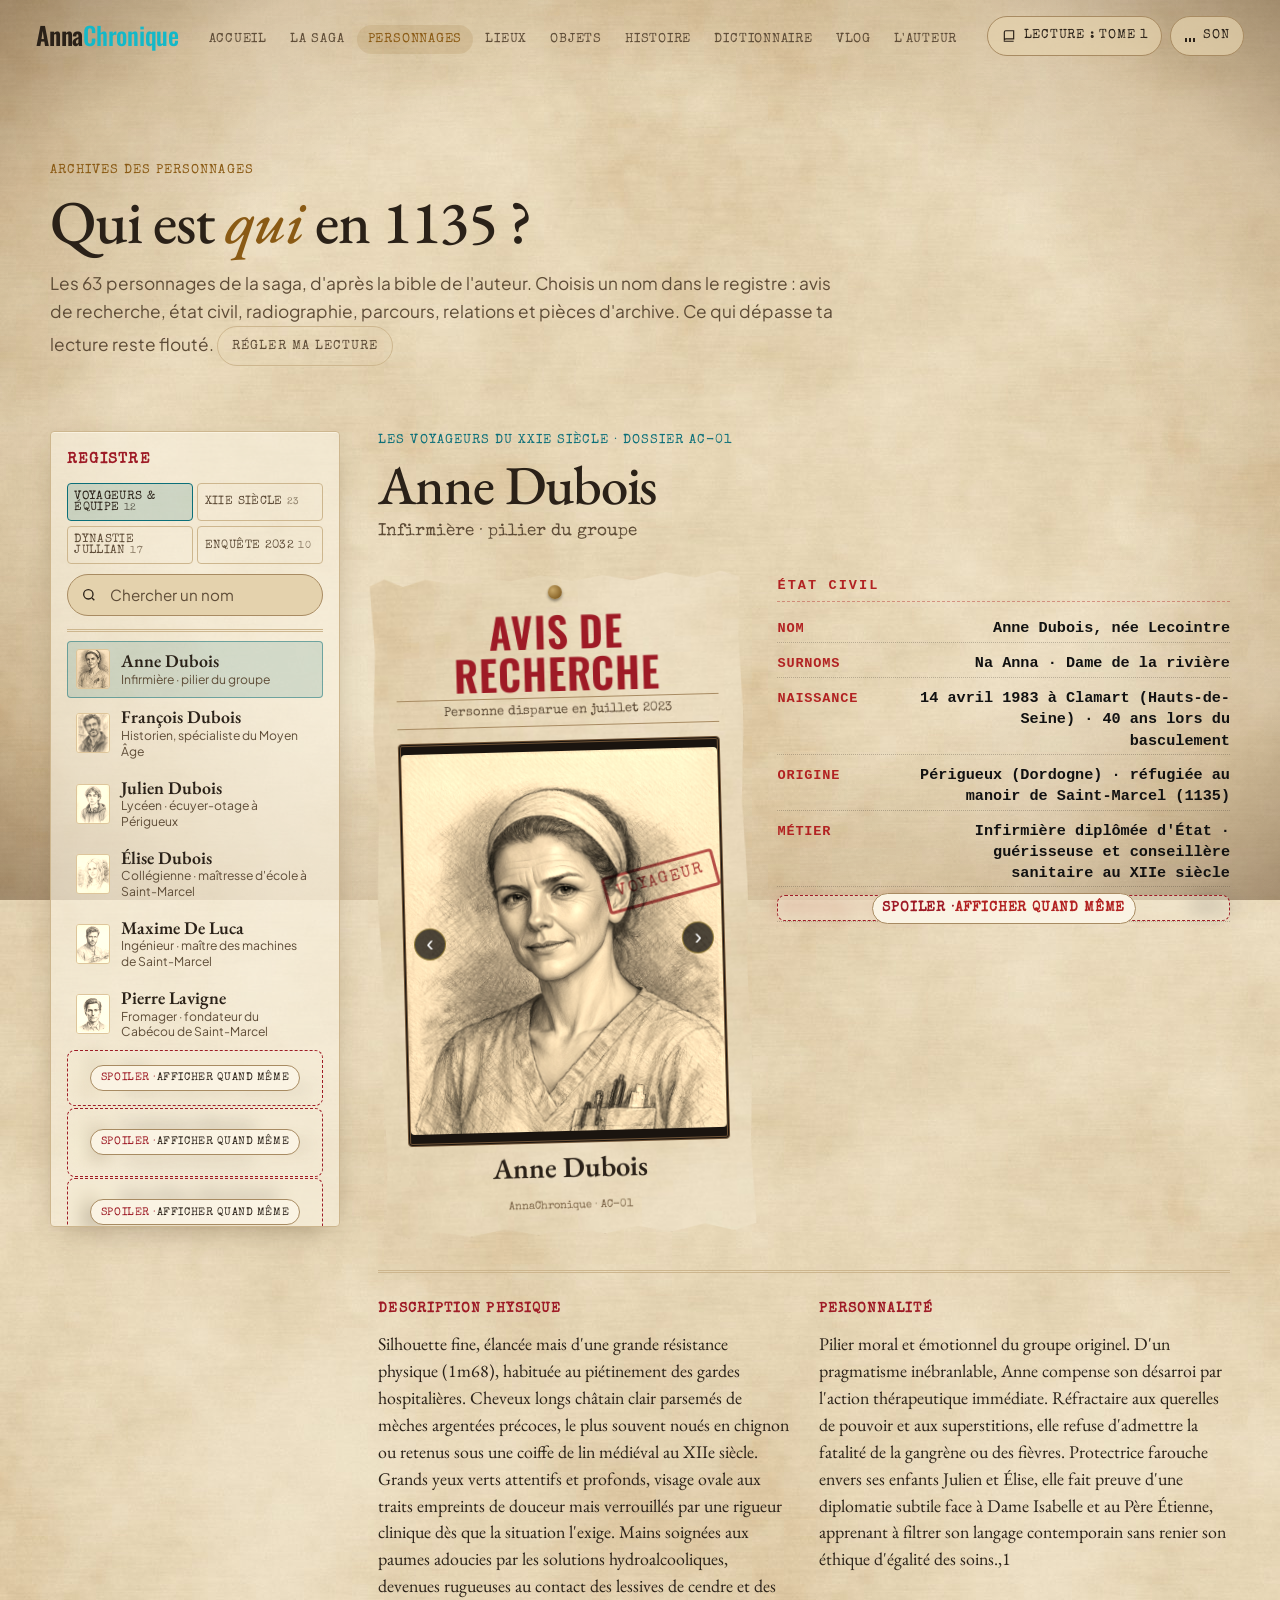
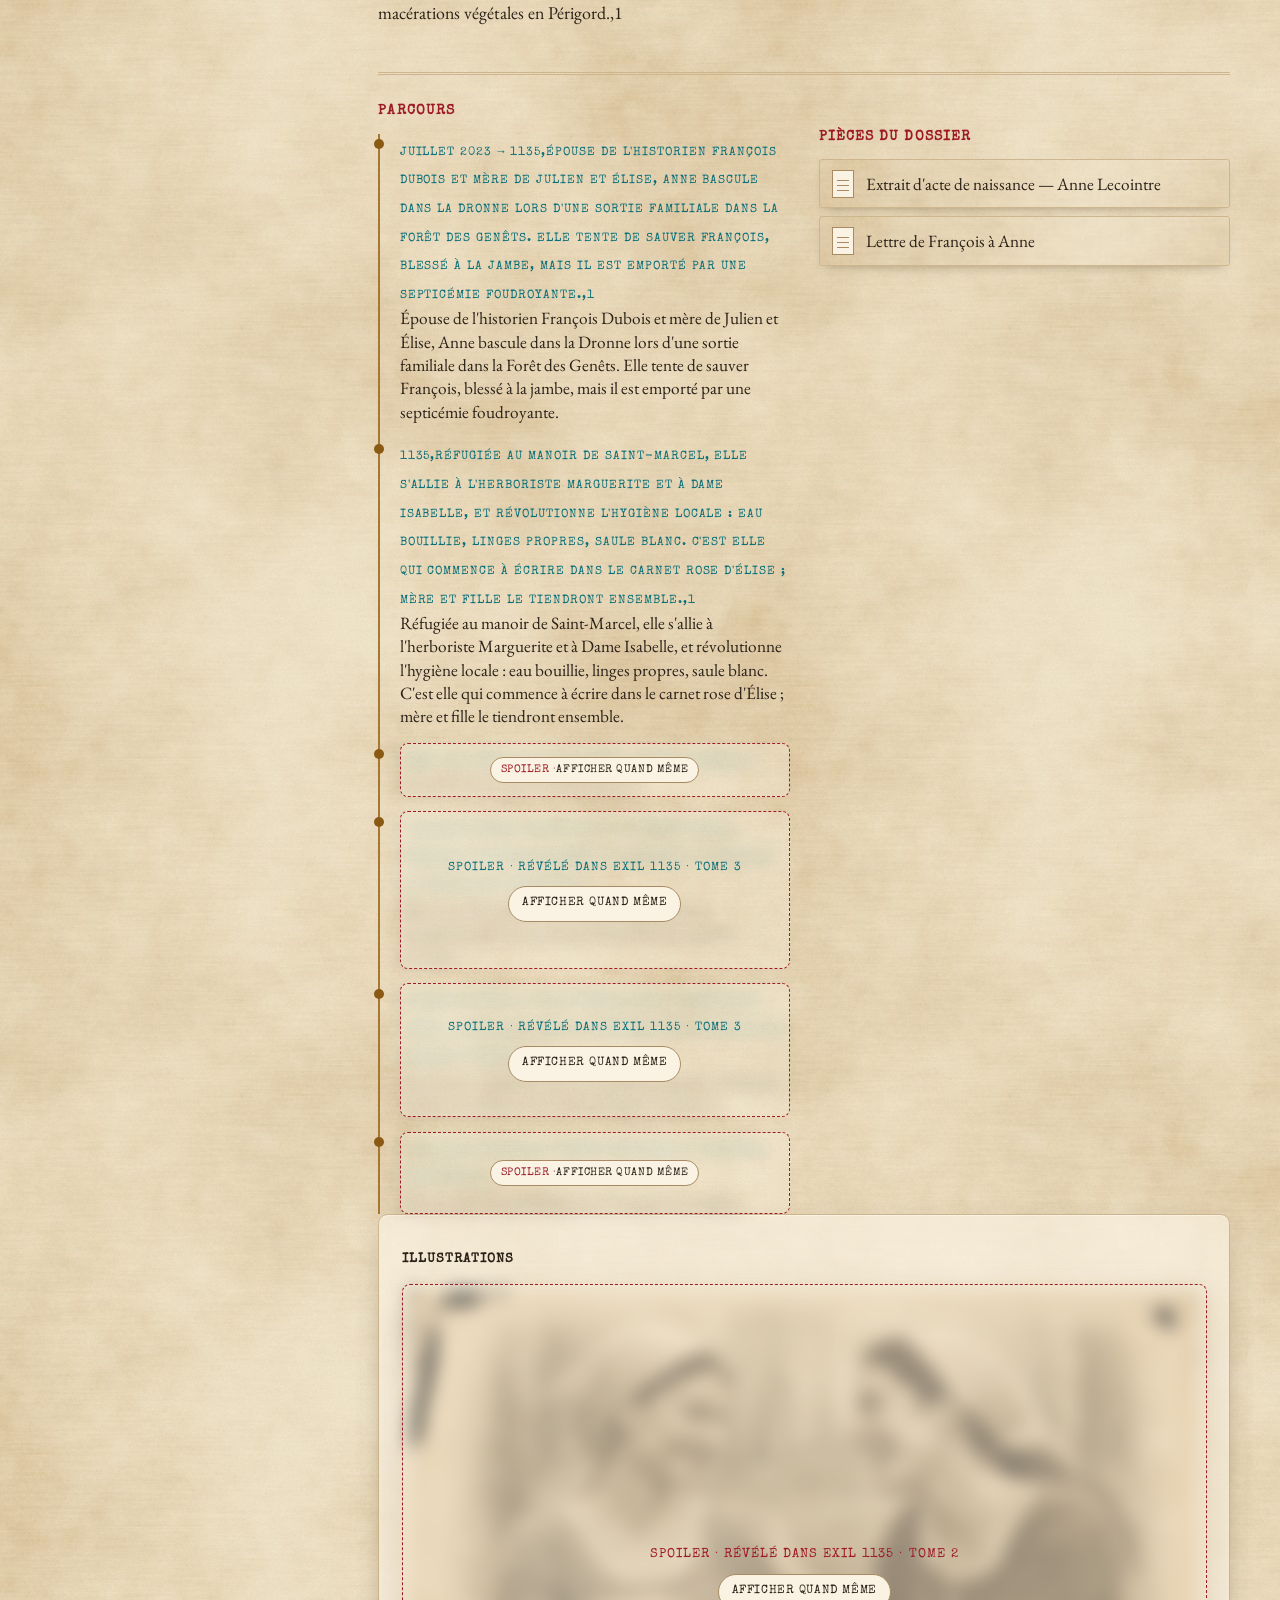
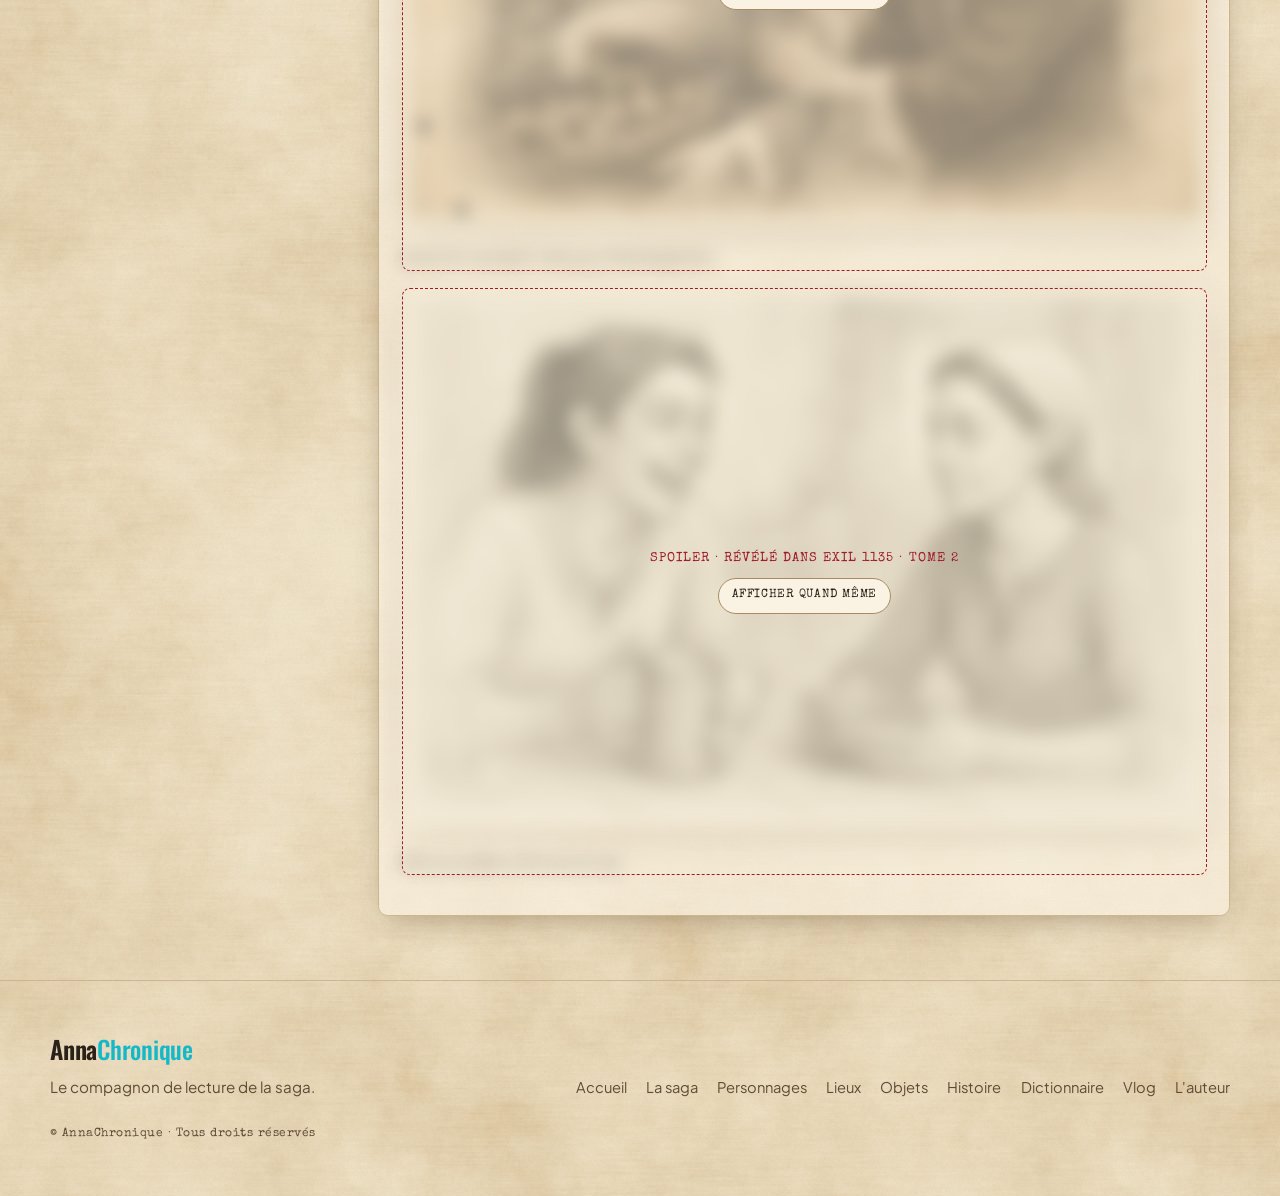
<file: personnages.html>
<!DOCTYPE html>
<html lang="fr" class="no-js">
<head>
  <meta charset="UTF-8">
  <meta name="viewport" content="width=device-width, initial-scale=1.0">
  <title>Personnages - Dossiers - AnnaChronique</title>
  <link rel="icon" href="assets/favicon.png">
  <meta name="description" content="Les dossiers des personnages d'AnnaChronique : avis de recherche, état civil, radiographie, relations et chronologie, sans spoiler.">
  <link rel="preconnect" href="https://fonts.googleapis.com">
  <link rel="preconnect" href="https://fonts.gstatic.com" crossorigin>
  <link href="https://fonts.googleapis.com/css2?family=EB+Garamond:ital,wght@0,400..700;1,400..600&family=Oswald:wght@500;600&family=Plus+Jakarta+Sans:wght@400;500;600;700&family=Special+Elite&display=swap" rel="stylesheet">
  <link rel="stylesheet" href="css/style.css">
  <link rel="stylesheet" href="css/pages.css">
  <link rel="stylesheet" href="css/dossiers.css">
  <style>
  /* =========================================================
     ÉTAT CIVIL : STYLE DOSSIER MACHINE À ÉCRIRE / RAPPORT
     ========================================================= */

  /* 1. Le conteneur : fond transparent, sans bordure ni ombre */
  .dossier-side .civil.card {
    background: transparent !important;
    background-color: transparent !important;
    border: none !important;
    box-shadow: none !important;
    padding: 0 !important;
    margin-bottom: 24px !important;
  }

  /* 2. Le titre "État civil" : discret et dans le ton */
  .dossier-side .civil.card .label {
    font-family: 'Courier New', Courier, monospace !important;
    color: #c93b3b !important; /* Rouge archive / ruban encreur */
    font-size: 0.85rem !important;
    letter-spacing: 0.15em !important;
    text-transform: uppercase !important;
    border-bottom: 1px dashed rgba(201, 59, 59, 0.4) !important;
    padding-bottom: 4px !important;
    margin-bottom: 14px !important;
  }

  /* 3. Disposition des lignes */
  .dossier-side .civil.card .poster-fields {
    display: flex !important;
    flex-direction: column !important;
    gap: 8px !important;
  }

  .dossier-side .civil.card .poster-field {
    display: flex !important;
    flex-direction: row !important;
    align-items: baseline !important;
    gap: 12px !important;
    padding: 2px 0 !important;
    border: none !important;
    border-bottom: 1px dotted rgba(255, 255, 255, 0.08) !important; /* Ligne pointillée très discrète */
    font-family: 'Courier New', Courier, 'Special Elite', monospace !important;
  }

  /* 4. Les têtes de lignes (Nom, Naissance, Surnoms...) : ROUGE MACHINE */
  .dossier-side .civil.card .poster-field span,
  .dossier-side .civil.card .poster-field .civil-lbl {
    color: #d13a3a !important; /* Rouge tampon / machine à écrire */
    font-weight: 700 !important;
    font-size: 0.85rem !important;
    text-transform: uppercase !important;
    letter-spacing: 0.06em !important;
    min-width: 130px !important; /* Aligne proprement le début des textes */
    flex-shrink: 0 !important;
  }

  /* 5. Le texte des informations : NOIR MACHINE DACTYLO (bien net et lisible) */
  .dossier-side .civil.card .poster-field b,
  .dossier-side .civil.card .poster-field .civil-val {
    color: #111111 !important; /* Noir d'encre profond */
    font-weight: 600 !important;
    font-size: 0.95rem !important;
    line-height: 1.4 !important;
  }

  /* Ligne de séparation discrète adaptée au fond clair */
  .dossier-side .civil.card .poster-field {
    border-bottom: 1px dotted rgba(0, 0, 0, 0.2) !important;
  }
  /* --- CARROUSEL DE PORTRAITS --- */
  /* --- RECADRAGE ET ALIGNEMENT DU CARROUSEL --- */
  .portrait-slider {
    position: relative;
    width: 100%;
    margin: 0 auto;
    padding-top: 6px; /* Redescend proprement le visuel pour compenser le centimètre */
    display: flex;
    justify-content: center;
    align-items: center;
  }

  .portrait-slider .slide-item {
    display: none !important;
    width: 100%;
    padding: 0;
    border: none;
    background: transparent;
  }

  .portrait-slider .slide-item.is-active {
    display: block !important;
  }

  .portrait-slider img {
    display: block;
    width: 100%;
    max-height: 380px; /* Adapte la hauteur pour garder le cadrage parfait */
    object-fit: cover;
    object-position: center;
    border-radius: 4px;
  }

  /* Ajustement de la hauteur des flèches */
  .slider-btn {
    top: 50% !important;
    transform: translateY(-50%) !important;
  }
</style>

<style>
  /* =========================================================
     1. VERROUILLAGE DU PORTRAIT DANS SON CADRE
     ========================================================= */
  .poster-portrait {
    position: relative !important;
    overflow: hidden !important; /* Empêche tout débordement */
    width: 100% !important;
    aspect-ratio: 4 / 5 !important; /* Ratio d'affiche parfait */
    background: #1a140f !important;
    border-radius: 4px !important;
  }

  .portrait-slider {
    position: relative !important;
    width: 100% !important;
    height: 100% !important;
    margin: 0 !important;
    padding: 0 !important;
  }

  .portrait-slider .slide-item {
    display: none !important;
    width: 100% !important;
    height: 100% !important;
    padding: 0 !important;
    margin: 0 !important;
    border: none !important;
    background: transparent !important;
  }

  .portrait-slider .slide-item.is-active {
    display: block !important;
  }

  /* L'image remplit exactement le cadre et centre sur le visage */
  .portrait-slider img {
    width: 100% !important;
    height: 100% !important;
    object-fit: cover !important;
    object-position: center top !important;
    display: block !important;
  }

  /* Flèches de défilement discrètes */
  .slider-btn {
    position: absolute !important;
    top: 50% !important;
    transform: translateY(-50%) !important;
    background: rgba(0, 0, 0, 0.7) !important;
    color: #ffffff !important;
    border: 1px solid rgba(212, 175, 55, 0.5) !important;
    width: 32px !important;
    height: 32px !important;
    border-radius: 50% !important;
    font-size: 1.4rem !important;
    line-height: 28px !important;
    cursor: pointer !important;
    z-index: 10 !important;
    display: flex !important;
    align-items: center !important;
    justify-content: center !important;
  }

  .slider-btn:hover {
    background: #d4af37 !important;
    color: #000000 !important;
  }

  .slider-btn.prev { left: 8px !important; }
  .slider-btn.next { right: 8px !important; }

  /* =========================================================
     2. ÉTAT CIVIL : MACHINE À ÉCRIRE (ROUGE & NOIR)
     ========================================================= */
  .dossier-side .civil.card {
    background: transparent !important;
    border: none !important;
    box-shadow: none !important;
    padding: 0 !important;
    margin-bottom: 24px !important;
  }

  .dossier-side .civil.card .label {
    font-family: 'Courier New', Courier, monospace !important;
    color: #b22222 !important;
    font-size: 0.85rem !important;
    letter-spacing: 0.15em !important;
    text-transform: uppercase !important;
    border-bottom: 1px dashed rgba(178, 34, 34, 0.4) !important;
    padding-bottom: 4px !important;
    margin-bottom: 14px !important;
  }

  .dossier-side .civil.card .poster-fields {
    display: flex !important;
    flex-direction: column !important;
    gap: 8px !important;
  }

  .dossier-side .civil.card .poster-field {
    display: flex !important;
    flex-direction: row !important;
    align-items: baseline !important;
    gap: 12px !important;
    padding: 2px 0 !important;
    border: none !important;
    border-bottom: 1px dotted rgba(0, 0, 0, 0.2) !important;
    font-family: 'Courier New', Courier, 'Special Elite', monospace !important;
  }

  .dossier-side .civil.card .poster-field span,
  .dossier-side .civil.card .poster-field .civil-lbl {
    color: #b22222 !important;
    font-weight: 700 !important;
    font-size: 0.85rem !important;
    text-transform: uppercase !important;
    letter-spacing: 0.06em !important;
    min-width: 130px !important;
    flex-shrink: 0 !important;
  }

  .dossier-side .civil.card .poster-field b,
  .dossier-side .civil.card .poster-field .civil-val {
    color: #111111 !important;
    font-weight: 600 !important;
    font-size: 0.95rem !important;
    line-height: 1.4 !important;
  }

  /* =========================================================
     3. IMAGE DE REMPLACEMENT S'IL N'Y A PAS DE RADIO
     ========================================================= */
  .alt-image-block {
    margin-top: 16px;
    background: rgba(0, 0, 0, 0.2);
    border: 1px solid rgba(212, 175, 55, 0.2);
    border-radius: 6px;
    padding: 12px;
  }

  .alt-image-block .alt-figure button {
    display: block;
    width: 100%;
    border: none;
    background: none;
    padding: 0;
    cursor: pointer;
  }

  .alt-image-block img {
    width: 100%;
    max-height: 240px;
    object-fit: cover;
    border-radius: 4px;
    border: 1px solid rgba(255, 255, 255, 0.1);
    transition: transform 0.2s ease;
  }

  .alt-image-block img:hover {
    transform: scale(1.02);
  }
</style><style>
  /* =========================================================
     1. VERROUILLAGE DU PORTRAIT DANS SON CADRE
     ========================================================= */
  .poster-portrait {
    position: relative !important;
    overflow: hidden !important; /* Empêche tout débordement */
    width: 100% !important;
    aspect-ratio: 4 / 5 !important; /* Ratio d'affiche parfait */
    background: #1a140f !important;
    border-radius: 4px !important;
  }

  .portrait-slider {
    position: relative !important;
    width: 100% !important;
    height: 100% !important;
    margin: 0 !important;
    padding: 0 !important;
  }

  .portrait-slider .slide-item {
    display: none !important;
    width: 100% !important;
    height: 100% !important;
    padding: 0 !important;
    margin: 0 !important;
    border: none !important;
    background: transparent !important;
  }

  .portrait-slider .slide-item.is-active {
    display: block !important;
  }

  /* L'image remplit exactement le cadre et centre sur le visage */
  .portrait-slider img {
    width: 100% !important;
    height: 100% !important;
    object-fit: cover !important;
    object-position: center top !important;
    display: block !important;
  }

  /* Flèches de défilement discrètes */
  .slider-btn {
    position: absolute !important;
    top: 50% !important;
    transform: translateY(-50%) !important;
    background: rgba(0, 0, 0, 0.7) !important;
    color: #ffffff !important;
    border: 1px solid rgba(212, 175, 55, 0.5) !important;
    width: 32px !important;
    height: 32px !important;
    border-radius: 50% !important;
    font-size: 1.4rem !important;
    line-height: 28px !important;
    cursor: pointer !important;
    z-index: 10 !important;
    display: flex !important;
    align-items: center !important;
    justify-content: center !important;
  }

  .slider-btn:hover {
    background: #d4af37 !important;
    color: #000000 !important;
  }

  .slider-btn.prev { left: 8px !important; }
  .slider-btn.next { right: 8px !important; }

  /* =========================================================
     2. ÉTAT CIVIL : MACHINE À ÉCRIRE (ROUGE & NOIR)
     ========================================================= */
  .dossier-side .civil.card {
    background: transparent !important;
    border: none !important;
    box-shadow: none !important;
    padding: 0 !important;
    margin-bottom: 24px !important;
  }

  .dossier-side .civil.card .label {
    font-family: 'Courier New', Courier, monospace !important;
    color: #b22222 !important;
    font-size: 0.85rem !important;
    letter-spacing: 0.15em !important;
    text-transform: uppercase !important;
    border-bottom: 1px dashed rgba(178, 34, 34, 0.4) !important;
    padding-bottom: 4px !important;
    margin-bottom: 14px !important;
  }

  .dossier-side .civil.card .poster-fields {
    display: flex !important;
    flex-direction: column !important;
    gap: 8px !important;
  }

  .dossier-side .civil.card .poster-field {
    display: flex !important;
    flex-direction: row !important;
    align-items: baseline !important;
    gap: 12px !important;
    padding: 2px 0 !important;
    border: none !important;
    border-bottom: 1px dotted rgba(0, 0, 0, 0.2) !important;
    font-family: 'Courier New', Courier, 'Special Elite', monospace !important;
  }

  .dossier-side .civil.card .poster-field span,
  .dossier-side .civil.card .poster-field .civil-lbl {
    color: #b22222 !important;
    font-weight: 700 !important;
    font-size: 0.85rem !important;
    text-transform: uppercase !important;
    letter-spacing: 0.06em !important;
    min-width: 130px !important;
    flex-shrink: 0 !important;
  }

  .dossier-side .civil.card .poster-field b,
  .dossier-side .civil.card .poster-field .civil-val {
    color: #111111 !important;
    font-weight: 600 !important;
    font-size: 0.95rem !important;
    line-height: 1.4 !important;
  }

  /* =========================================================
     3. IMAGE DE REMPLACEMENT S'IL N'Y A PAS DE RADIO
     ========================================================= */
  .alt-image-block {
    margin-top: 16px;
    background: rgba(0, 0, 0, 0.2);
    border: 1px solid rgba(212, 175, 55, 0.2);
    border-radius: 6px;
    padding: 12px;
  }

  .alt-image-block .alt-figure button {
    display: block;
    width: 100%;
    border: none;
    background: none;
    padding: 0;
    cursor: pointer;
  }

  .alt-image-block img {
    width: 100%;
    max-height: 240px;
    object-fit: cover;
    border-radius: 4px;
    border: 1px solid rgba(255, 255, 255, 0.1);
    transition: transform 0.2s ease;
  }

  .alt-image-block img:hover {
    transform: scale(1.02);
  }
</style>
</head>
<body>
  <main>
    <header class="page-hero">
      <div class="container">
        <span class="label gold reveal">Archives des personnages</span>
        <h1 class="reveal">Qui est <em>qui</em> en 1135 ?</h1>
        <p class="lead reveal">Les 63 personnages de la saga, d'après la bible de l'auteur. Choisis un nom dans le registre : avis de recherche, état civil, radiographie, parcours, relations et pièces d'archive. Ce qui dépasse ta lecture reste flouté.
          <button type="button" class="chip" data-open-reading style="vertical-align:middle">Régler ma lecture</button></p>
      </div>
    </header>

    <div class="container dossiers">
      <aside class="registre" aria-label="Registre des personnages">
        <div class="registre-head">
          <h2 class="label">Registre</h2>
          <div class="reg-tabs" id="registre-tabs" role="group" aria-label="Groupes de personnages"></div>
          <label class="search search-sm">
            <svg width="16" height="16" viewBox="0 0 24 24" fill="none" stroke="currentColor" stroke-width="2" aria-hidden="true"><circle cx="11" cy="11" r="7"/><path d="m20 20-3.5-3.5"/></svg>
            <span class="visually-hidden">Chercher un personnage</span>
            <input type="search" id="registre-search" placeholder="Chercher un nom" autocomplete="off">
          </label>
        </div>
        <div id="registre-list" class="registre-list"></div>
      </aside>
      <section id="dossier" class="dossier" aria-live="polite"></section>
    </div>

    <div class="doc-modal" id="doc-modal" role="dialog" aria-modal="true">
      <div class="doc-modal-panel">
        <button type="button" class="pill-btn doc-close">Fermer</button>
        <div id="doc-modal-body"></div>
      </div>
    </div>
  </main>

  <script src="js/vendor/gsap.min.js"></script>
  <script src="js/vendor/ScrollTrigger.min.js"></script>
  <script src="js/main.js"></script>
  <script src="js/personnages-data.js"></script>
  <script src="js/dossiers.js"></script>
</body>
</html>
</file>
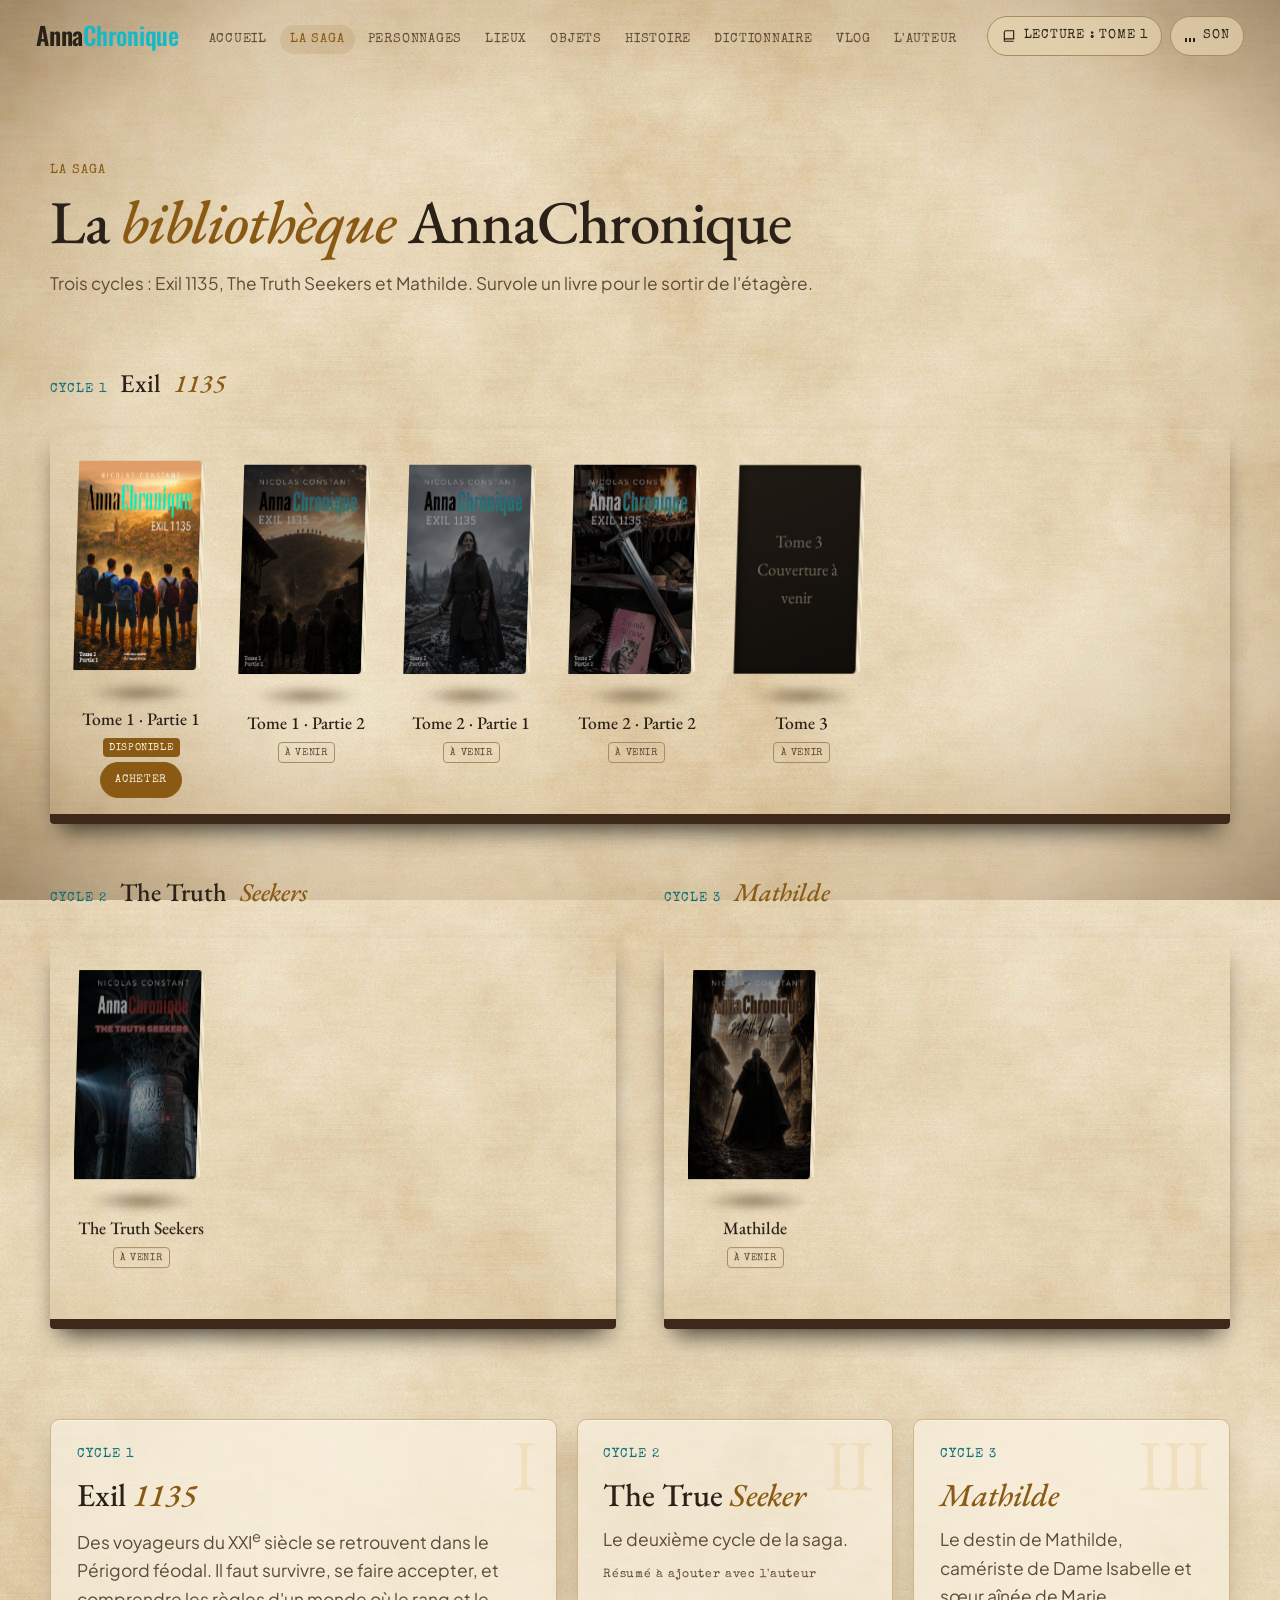
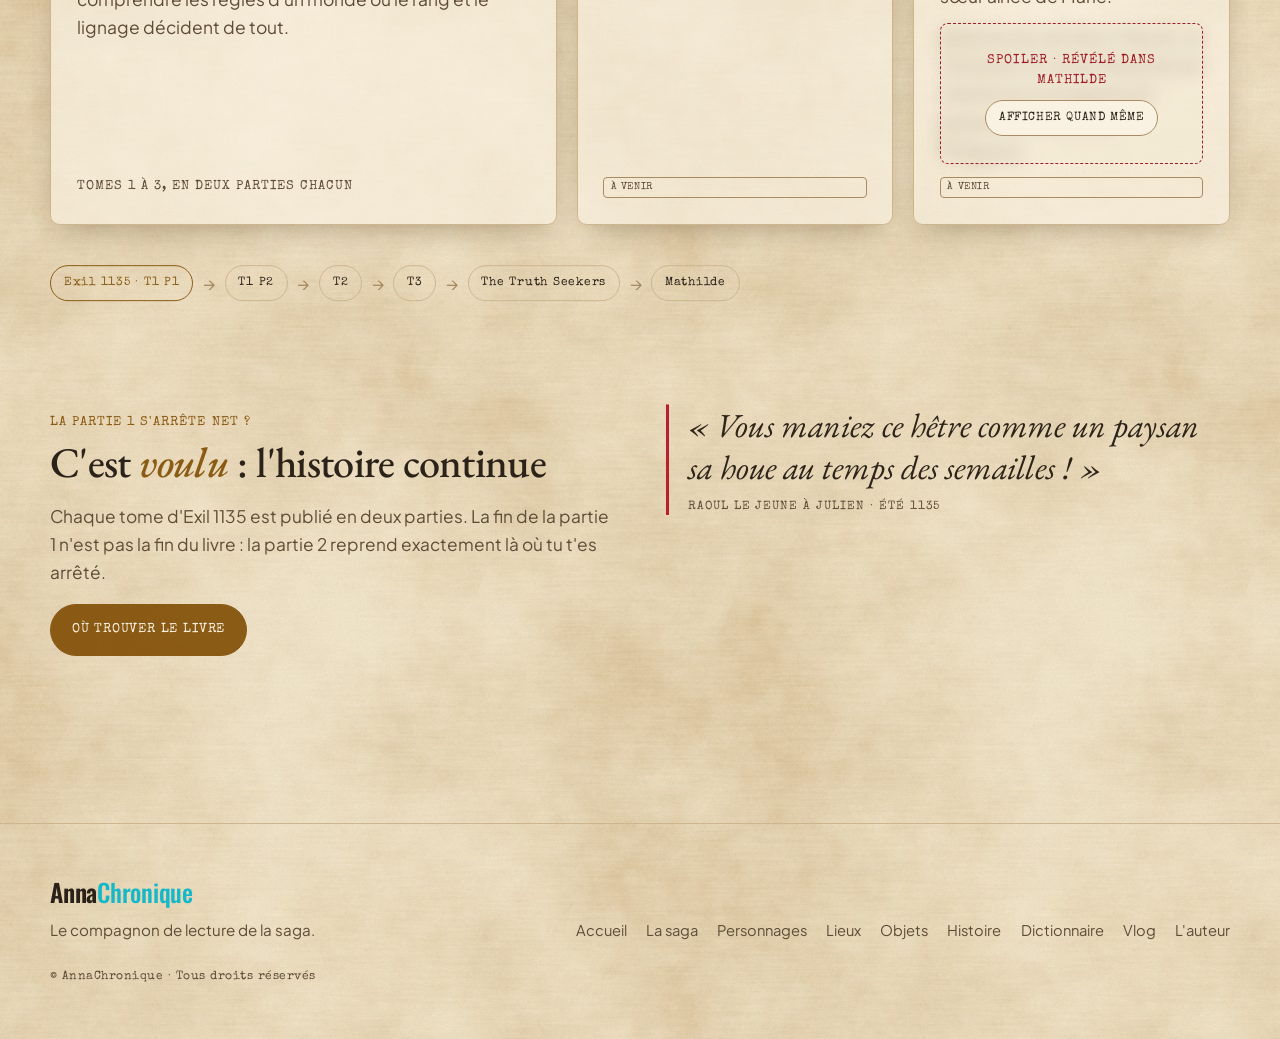
<file: saga.html>
<!DOCTYPE html>
<html lang="fr" class="no-js">
<head>
  <meta charset="UTF-8">
  <meta name="viewport" content="width=device-width, initial-scale=1.0">
  <title>La saga - AnnaChronique</title>
  <link rel="icon" href="assets/favicon.png">
  <meta name="description" content="Comprendre la saga AnnaChronique : Exil 1135, The Truth Seekers et Mathilde. Ordre de lecture et parutions.">
  <link rel="preconnect" href="https://fonts.googleapis.com">
  <link rel="preconnect" href="https://fonts.gstatic.com" crossorigin>
  <link href="https://fonts.googleapis.com/css2?family=EB+Garamond:ital,wght@0,400..700;1,400..600&family=Oswald:wght@500;600&family=Plus+Jakarta+Sans:wght@400;500;600;700&family=Special+Elite&display=swap" rel="stylesheet">
  <link rel="stylesheet" href="css/style.css">
  <link rel="stylesheet" href="css/pages.css">
</head>
<body>
  <main>
    <header class="page-hero">
      <div class="container">
        <span class="label gold reveal">La saga</span>
        <h1 class="reveal">La <em>bibliothèque</em> AnnaChronique</h1>
        <p class="lead reveal">Trois cycles : Exil 1135, The Truth Seekers et Mathilde. Survole un livre pour le sortir de l'étagère.</p>
      </div>
    </header>

    <section class="container library" aria-label="La bibliothèque">
      <div class="shelf-group">
        <h2 class="reveal"><span class="label cyan">Cycle 1</span> Exil <em>1135</em></h2>
        <div class="shelf">
          <figure class="shelf-item reveal" tabindex="0">
            <div class="book3d" style="--spine:#3a2814">
              <img class="b3-front" src="assets/couvertures/exil-t1-p1.jpg" alt="Couverture de Exil 1135, tome 1 partie 1">
              <span class="b3-spine">AnnaChronique</span><span class="b3-pages"></span><span class="b3-back"></span>
            </div>
            <div class="book3d-shadow"></div>
            <figcaption><strong>Tome 1 · Partie 1</strong><span class="status status-out">Disponible</span><a class="btn" href="auteur.html#acheter">Acheter</a></figcaption>
          </figure>
          <figure class="shelf-item is-soon reveal" tabindex="0">
            <div class="book3d" style="--spine:#1c1510">
              <img class="b3-front" src="assets/couvertures/exil-t1-p2.jpg" alt="Couverture de Exil 1135, tome 1 partie 2">
              <span class="b3-spine">AnnaChronique</span><span class="b3-pages"></span><span class="b3-back"></span>
            </div>
            <div class="book3d-shadow"></div>
            <figcaption><strong>Tome 1 · Partie 2</strong><span class="status status-soon">À venir</span></figcaption>
          </figure>
          <figure class="shelf-item is-soon reveal" tabindex="0">
            <div class="book3d" style="--spine:#3b3f46">
              <img class="b3-front" src="assets/couvertures/exil-t2-p1.jpg" alt="Couverture de Exil 1135, tome 2 partie 1">
              <span class="b3-spine">AnnaChronique</span><span class="b3-pages"></span><span class="b3-back"></span>
            </div>
            <div class="book3d-shadow"></div>
            <figcaption><strong>Tome 2 · Partie 1</strong><span class="status status-soon">À venir</span></figcaption>
          </figure>
          <figure class="shelf-item is-soon reveal" tabindex="0">
            <div class="book3d" style="--spine:#29201a">
              <img class="b3-front" src="assets/couvertures/exil-t2-p2.jpg" alt="Couverture de Exil 1135, tome 2 partie 2">
              <span class="b3-spine">AnnaChronique</span><span class="b3-pages"></span><span class="b3-back"></span>
            </div>
            <div class="book3d-shadow"></div>
            <figcaption><strong>Tome 2 · Partie 2</strong><span class="status status-soon">À venir</span></figcaption>
          </figure>
          <figure class="shelf-item is-soon reveal" tabindex="0">
            <div class="book3d" style="--spine:#101e3b">
              <span class="b3-front b3-front-placeholder">Tome 3<br>Couverture à venir</span>
              <span class="b3-spine">AnnaChronique</span><span class="b3-pages"></span><span class="b3-back"></span>
            </div>
            <div class="book3d-shadow"></div>
            <figcaption><strong>Tome 3</strong><span class="status status-soon">À venir</span></figcaption>
          </figure>
        </div>
      </div>
      <div class="split" style="gap:3rem">
        <div class="shelf-group">
          <h2 class="reveal"><span class="label cyan">Cycle 2</span> The Truth <em>Seekers</em></h2>
          <div class="shelf">
          <figure class="shelf-item is-soon reveal" tabindex="0">
            <div class="book3d" style="--spine:#0b161b">
              <img class="b3-front" src="assets/couvertures/truth-seekers.jpg" alt="Couverture de AnnaChronique, The Truth Seekers">
              <span class="b3-spine">AnnaChronique</span><span class="b3-pages"></span><span class="b3-back"></span>
            </div>
            <div class="book3d-shadow"></div>
            <figcaption><strong>The Truth Seekers</strong><span class="status status-soon">À venir</span></figcaption>
          </figure>
          </div>
        </div>
        <div class="shelf-group">
          <h2 class="reveal"><span class="label cyan">Cycle 3</span> <em>Mathilde</em></h2>
          <div class="shelf">
          <figure class="shelf-item is-soon reveal" tabindex="0">
            <div class="book3d" style="--spine:#2a1d12">
              <img class="b3-front" src="assets/couvertures/mathilde.jpg" alt="Couverture de AnnaChronique, Mathilde">
              <span class="b3-spine">AnnaChronique</span><span class="b3-pages"></span><span class="b3-back"></span>
            </div>
            <div class="book3d-shadow"></div>
            <figcaption><strong>Mathilde</strong><span class="status status-soon">À venir</span></figcaption>
          </figure>
          </div>
        </div>
      </div>
    </section>

    <section class="container" aria-label="Les cycles de la saga">
      <div class="cycles">
        <article class="card cycle reveal">
          <span class="cycle-num" aria-hidden="true">I</span>
          <span class="label cyan">Cycle 1</span>
          <h2>Exil <em>1135</em></h2>
          <p>Des voyageurs du XXI<sup>e</sup> siècle se retrouvent dans le Périgord féodal. Il faut survivre, se faire accepter, et comprendre les règles d'un monde où le rang et le lignage décident de tout.</p>
          <p class="label gold" style="margin-top:auto">Tomes 1 à 3, en deux parties chacun</p>
        </article>

        <article class="card cycle reveal" data-delay="0.1">
          <span class="cycle-num" aria-hidden="true">II</span>
          <span class="label cyan">Cycle 2</span>
          <h2>The True <em>Seeker</em></h2>
          <p>Le deuxième cycle de la saga.</p>
          <p class="todo">Résumé à ajouter avec l'auteur</p>
          <span class="status status-soon" style="justify-self:start;margin-top:auto">À venir</span>
        </article>

        <article class="card cycle reveal" data-delay="0.2">
          <span class="cycle-num" aria-hidden="true">III</span>
          <span class="label cyan">Cycle 3</span>
          <h2><em>Mathilde</em></h2>
          <p>Le destin de Mathilde, camériste de Dame Isabelle et sœur aînée de Marie.</p>
          <div data-tome="5"><p>Après le sac de Saint-Marcel, sa fuite avec le Carnet Rose donne naissance à une lignée qui pèsera sur l'avenir de Périgueux.</p></div>
          <span class="status status-soon" style="justify-self:start;margin-top:auto">À venir</span>
        </article>
      </div>

      <div class="reading-path reveal" aria-label="Ordre de lecture">
        <span class="is-out">Exil 1135 · T1 P1</span><i>→</i>
        <span>T1 P2</span><i>→</i>
        <span>T2</span><i>→</i>
        <span>T3</span><i>→</i>
        <span>The Truth Seekers</span><i>→</i>
        <span>Mathilde</span>
      </div>
    </section>

    <section class="section" aria-labelledby="pourquoi-title">
      <div class="container split">
        <div>
          <span class="label gold reveal">La partie 1 s'arrête net ?</span>
          <h2 id="pourquoi-title" class="section-title reveal">C'est <em>voulu</em> : l'histoire continue</h2>
          <p class="lead reveal">Chaque tome d'Exil 1135 est publié en deux parties. La fin de la partie 1 n'est pas la fin du livre : la partie 2 reprend exactement là où tu t'es arrêté.</p>
          <a class="btn reveal" href="auteur.html#acheter">Où trouver le livre</a>
        </div>
        <blockquote class="quote reveal" data-delay="0.15">
          « Vous maniez ce hêtre comme un paysan sa houe au temps des semailles ! »
          <cite>Raoul le Jeune à Julien · Été 1135</cite>
        </blockquote>
      </div>
    </section>
  </main>

  <script src="js/vendor/gsap.min.js"></script>
  <script src="js/vendor/ScrollTrigger.min.js"></script>
  <script src="js/main.js"></script>
</body>
</html>
</file>
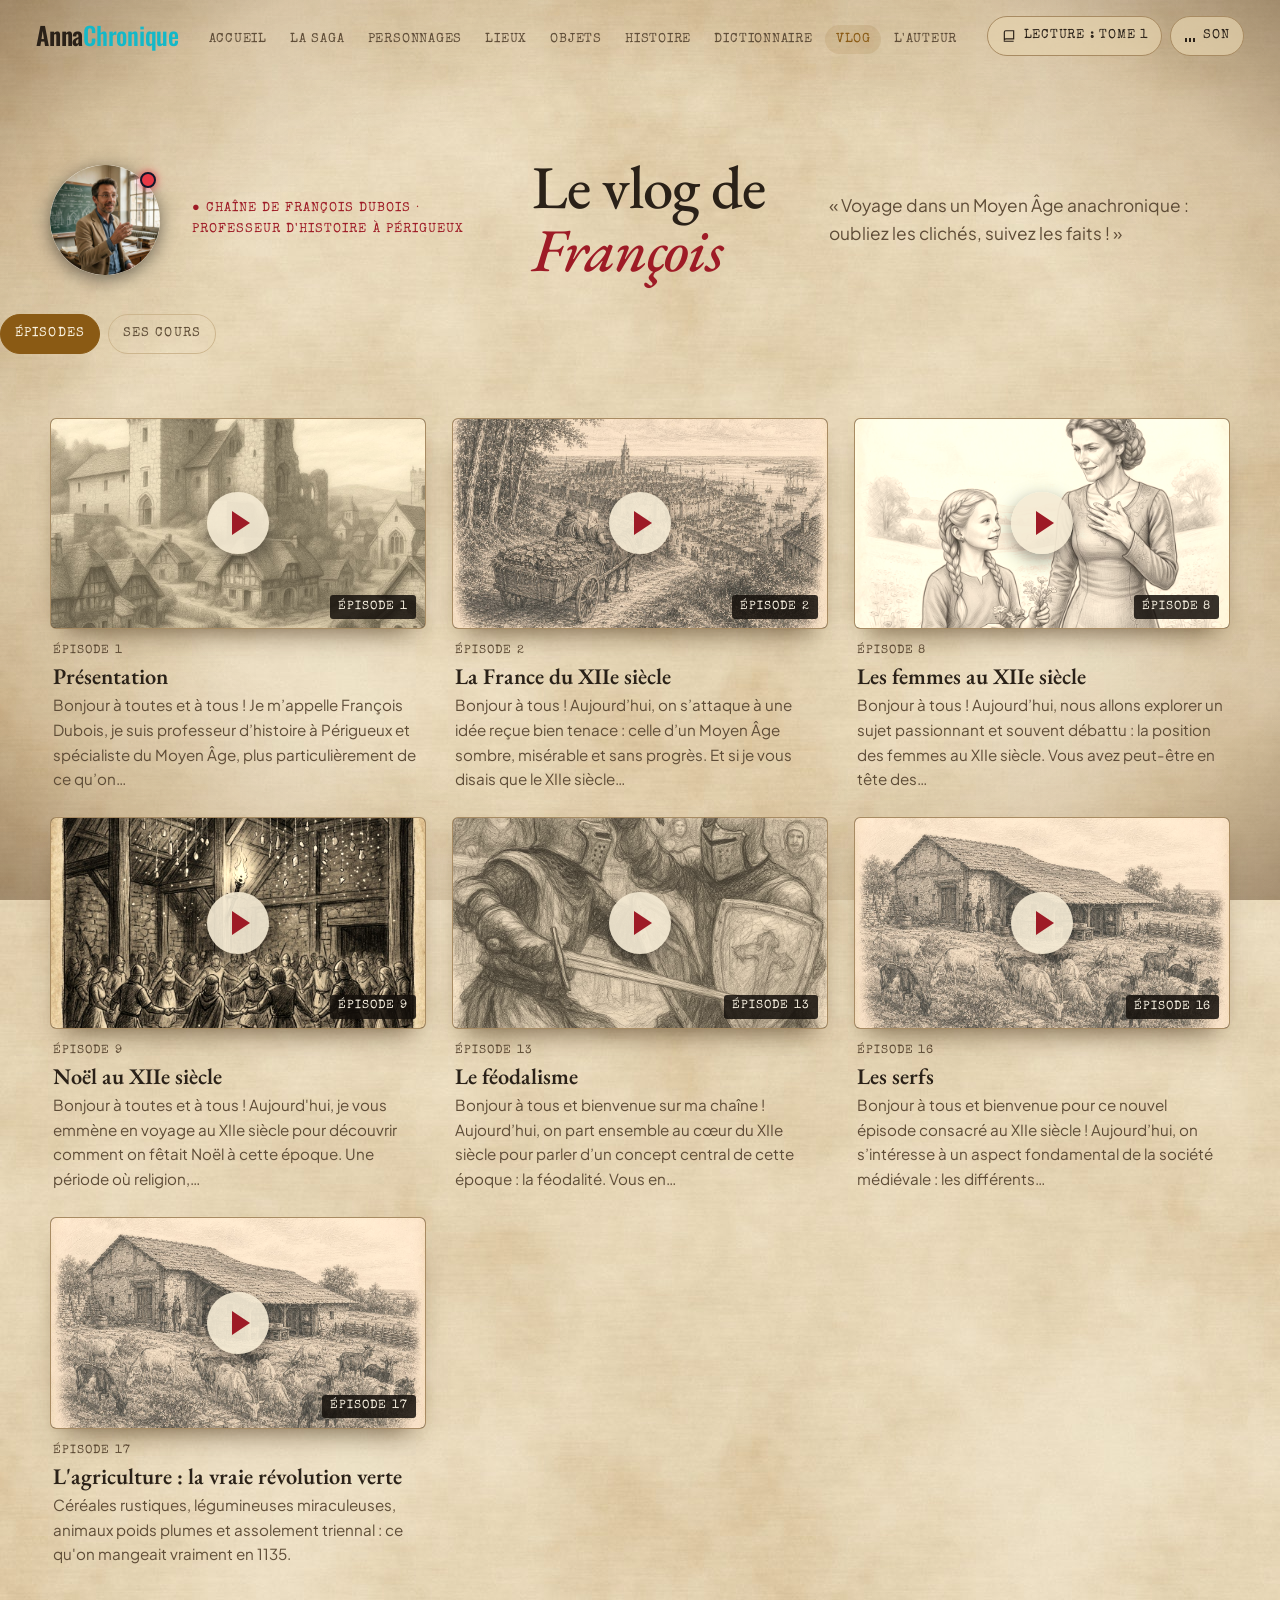
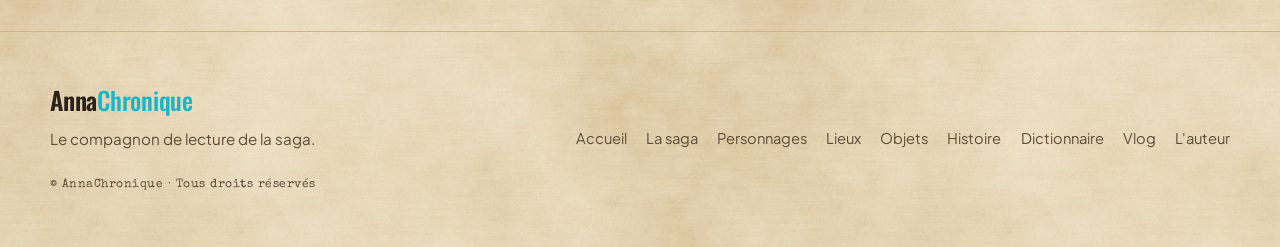
<file: vlog.html>
<!DOCTYPE html>
<html lang="fr" class="no-js">
<head>
  <meta charset="UTF-8">
  <meta name="viewport" content="width=device-width, initial-scale=1.0">
  <title>Le vlog de François - AnnaChronique</title>
  <meta name="description" content="La chaîne de François Dubois, professeur d'histoire à Périgueux : « Voyage dans un Moyen Âge anachronique : oubliez les clichés, suivez les faits ! »">
  <link rel="icon" href="assets/favicon.png">
  <link rel="preconnect" href="https://fonts.googleapis.com">
  <link rel="preconnect" href="https://fonts.gstatic.com" crossorigin>
  <link href="https://fonts.googleapis.com/css2?family=EB+Garamond:ital,wght@0,400..700;1,400..600&family=Oswald:wght@500;600&family=Plus+Jakarta+Sans:wght@400;500;600;700&family=Special+Elite&display=swap" rel="stylesheet">
  <link rel="stylesheet" href="css/style.css">
  <link rel="stylesheet" href="css/pages.css">
  <link rel="stylesheet" href="css/vlog.css">
</head>
<body>
  <main>
    <header class="page-hero">
      <div class="container">
        <div class="channel reveal">
          <div class="channel-avatar-photo" style="width: 110px; height: 110px; min-width: 110px; min-height: 110px; aspect-ratio: 1 / 1; border-radius: 50%; position: relative; flex-shrink: 0; overflow: visible; box-shadow: 0 4px 18px rgba(0,0,0,0.5);">
  <img src="assets/portraits/Francois ecole.jpeg" alt="François Dubois" style="width: 100%; height: 100%; object-fit: cover; border-radius: 50%; display: block; background: #2a1c14;">
  <span class="rec" style="position: absolute; width: 16px; height: 16px; right: 4px; bottom: 4px; border-radius: 50%; background: #e63946; border: 2px solid #0f172a; box-shadow: 0 0 8px #e63946;"></span>
</div>
            <span class="label crimson">● Chaîne de François Dubois · professeur d'histoire à Périgueux</span>
            <h1>Le vlog de <em>François</em></h1>
            <p class="lead">« Voyage dans un Moyen Âge anachronique : oubliez les clichés, suivez les faits ! »</p>
          </div>
        </div>
        <div class="filters vlog-tabs" role="tablist" aria-label="Contenu de la chaîne">
          <button type="button" class="chip is-active" role="tab" aria-selected="true" data-tab="episodes">Épisodes</button>
          <button type="button" class="chip" role="tab" aria-selected="false" data-tab="cours">Ses cours</button>
        </div>
      </div>
    </header>

    <section class="container" aria-label="Contenu">
      <div class="vlog-grid" id="vlog-grid"></div>
      <div class="cours-list" id="cours-list" hidden></div>
    </section>

    <div class="vlog-modal" id="vlog-modal" role="dialog" aria-modal="true" aria-labelledby="vlog-modal-title">
      <div class="vlog-modal-panel">
        <button type="button" class="pill-btn vlog-close">Fermer</button>
        <div id="vlog-modal-body"></div>
      </div>
    </div>
  </main>

  <script src="js/vendor/gsap.min.js"></script>
  <script src="js/vendor/ScrollTrigger.min.js"></script>
  <script src="js/main.js"></script>
  <script src="js/vlog-data.js"></script>
  <script>
    (function () {
      /* Les épisodes et les cours sont dans js/vlog-data.js (window.VLOG). */
      const V = window.VLOG || { episodes: [], cours: [] };
      const esc = s => String(s).replace(/[&<>"]/g, c => ({ '&': '&amp;', '<': '&lt;', '>': '&gt;', '"': '&quot;' }[c]));
      const tomeAttr = t => (t > 1 ? ' data-tome="' + t + '"' : '');
      const grid = document.getElementById('vlog-grid');
      const coursList = document.getElementById('cours-list');

      grid.innerHTML = V.episodes.map((e, i) =>
      '<article class="ep"' + tomeAttr(e.tome) + '>' +
        '<button type="button" class="ep-open" data-ep="' + i + '" aria-label="Regarder l\'épisode ' + e.num + ' : ' + esc(e.title) + '">' +
          '<span class="ep-thumb">' +
            '<img src="' + e.image + '" alt="" style="object-position: ' + (e.position || 'center center') + ';">' +
            '<span class="ep-play" aria-hidden="true"></span>' +
            '<span class="ep-badge label">Épisode ' + e.num + '</span>' +
          '</span>' +
          '<span class="ep-info">' +
            '<span class="label">Épisode ' + e.num + '</span>' +
            '<h2>' + esc(e.title) + '</h2>' +
            '<p>' + esc(e.excerpt) + '</p>' +
          '</span>' +
        '</button>' +
      '</article>'
    ).join('');

      coursList.innerHTML = V.cours.map((c, i) =>
        '<button type="button" class="cours-card" data-cours="' + i + '"' + tomeAttr(c.tome) + '>' +
          '<span class="label">' + esc(c.sub) + '</span><strong>' + esc(c.title) + '</strong><span class="cours-go label">Lire le cours →</span></button>').join('');

      const modal = document.getElementById('vlog-modal');
      const body = document.getElementById('vlog-modal-body');
      let last = null;
      function show(html) {
        last = document.activeElement;
        body.innerHTML = html; modal.classList.add('is-open'); document.body.style.overflow = 'hidden';
        modal.querySelector('.vlog-close').focus();
        modal.querySelector('.vlog-modal-panel').scrollTop = 0;
      }
      function hide() { modal.classList.remove('is-open'); document.body.style.overflow = ''; if (last) last.focus(); }
      document.addEventListener('click', function (ev) {
        const b = ev.target.closest('[data-ep]');
        if (b) {
          const e = V.episodes[+b.dataset.ep];
          show('<div class="ep-hero"><img src="' + e.image + '" alt=""><span class="ep-rec label">● REC · Épisode ' + e.num + '</span></div>' +
               '<span class="label crimson">Voyage dans un Moyen Âge anachronique · Épisode ' + e.num + '</span>' +
               '<h2 id="vlog-modal-title">' + esc(e.title) + '</h2><div class="script">' + e.html + '</div>');
          return;
        }
        const c = ev.target.closest('[data-cours]');
        if (c) {
          const k = V.cours[+c.dataset.cours];
          show('<span class="label crimson">Cours de François Dubois · ' + esc(k.sub) + '</span><h2 id="vlog-modal-title">' + esc(k.title) + '</h2><div class="script cours">' + k.html + '</div>');
        }
      });
      modal.addEventListener('click', ev => { if (ev.target === modal) hide(); });
      modal.querySelector('.vlog-close').addEventListener('click', hide);
      document.addEventListener('keydown', ev => { if (ev.key === 'Escape' && modal.classList.contains('is-open')) hide(); });

      document.querySelectorAll('[data-tab]').forEach(function (t) {
        t.addEventListener('click', function () {
          const ep = t.dataset.tab === 'episodes';
          grid.hidden = !ep; coursList.hidden = ep;
          document.querySelectorAll('[data-tab]').forEach(x => { x.classList.toggle('is-active', x === t); x.setAttribute('aria-selected', String(x === t)); });
        });
      });
      window.AnnaChronique.applySpoilers(window.AnnaChronique.getLevel());
    })();
  </script>
</body>
</html>
</file>
<file: css/style.css>
/* =========================================================
   AnnaChronique - styles partagés
   DA : parchemin ancien (fond), encre brune, accents or / bronze,
   cyan « Chronique » des couvertures, rouge carmin.
   Les sections de nuit (ouverture, chargement, menu) utilisent .theme-dark.
   ========================================================= */
:root {
  color-scheme: light;
  /* papier */
  --background: #efe3c8;
  --paper: #f4ead4;
  --paper-high: #faf3e3;
  --surface-low: #ebdcbc;
  --surface: #e4d2ad;
  --surface-high: #d8c296;
  /* encre */
  --on-surface: #2a2118;
  --on-surface-variant: #5e4c37;
  --outline: #a88b62;
  --outline-variant: #cdb68e;
  /* accents */
  --primary: #8a5a14;          /* or / bronze lisible sur papier */
  --on-primary: #fbf3e2;
  --gold: #e5b454;             /* or lumineux (sections sombres) */
  --bronze: #a87632;
  --tertiary: #0b6f79;         /* cyan « Chronique » assombri pour le texte */
  --cyan-brand: #14b8c8;       /* cyan des couvertures (grands titres) */
  --crimson: #9e1b26;
  --crimson-bright: #b81d2c;
  --crimson-text: #9e1b26;
  --ink-dark: #15100b;         /* nuit chaude */

  --parchment: #f4ead4;
  --parchment-high: #faf3e3;
  --parchment-deep: #e6d6b5;
  --parchment-rule: #bfa982;
  --parchment-ink: #1a1714;
  --parchment-ink-muted: #4c4235;
  --parchment-gold-ink: #6e480e;
  --parchment-crimson-ink: #961423;

  --font-headline: 'EB Garamond', Georgia, serif;
  --font-body: 'Plus Jakarta Sans', system-ui, sans-serif;
  --font-label: 'Special Elite', 'Courier New', monospace;   /* machine à écrire */
  --font-brand: 'Oswald', 'Arial Narrow', sans-serif;

  --display: clamp(2.8rem, 1.2rem + 6vw, 6.5rem);
  --h1: clamp(2.2rem, 1.4rem + 3vw, 4rem);
  --h2: clamp(1.7rem, 1.2rem + 1.8vw, 2.7rem);
  --label: 0.8rem;

  --radius: 0.5rem;
  --ease-out: cubic-bezier(0.16, 1, 0.3, 1);
  --header-h: 72px;
  --paper-shadow: 0 1px 0 rgba(255, 250, 235, 0.6) inset, 0 10px 30px -12px rgba(74, 50, 20, 0.45);
}

/* Sections de nuit */
.theme-dark {
  color-scheme: dark;
  --background: #15100b;
  --surface-low: #1d160f;
  --surface: #261c13;
  --surface-high: #33261a;
  --on-surface: #f4ead4;
  --on-surface-variant: #c9b48f;
  --outline: #7a5e3c;
  --outline-variant: #3e2f20;
  --primary: #e5b454;
  --on-primary: #15100b;
  --tertiary: #3fd0dc;
  --crimson-text: #ff8a8f;
  color: var(--on-surface);
}

*, *::before, *::after { box-sizing: border-box; }
html { scroll-behavior: smooth; }
html, body { margin: 0; padding: 0; overflow-x: clip; }
body {
  background: var(--background) url("../assets/parchemin.jpg") repeat;
  background-size: 768px 768px;
  color: var(--on-surface);
  font-family: var(--font-body);
  font-size: clamp(1rem, 0.96rem + 0.18vw, 1.09rem);
  line-height: 1.62;
  -webkit-font-smoothing: antialiased;
}
/* bords brûlés / vieillis */
body::before {
  content: ""; position: fixed; inset: 0; z-index: -1; pointer-events: none;
  background:
    radial-gradient(ellipse at center, transparent 55%, rgba(120, 78, 30, 0.18) 80%, rgba(70, 40, 12, 0.42) 100%);
}
img, svg { max-width: 100%; display: block; }
a { color: inherit; }
:focus-visible { outline: 2.5px solid var(--tertiary); outline-offset: 3px; }
::selection { background: var(--primary); color: var(--on-primary); }

.bg-archive { background: none; }

.label {
  font-family: var(--font-label);
  font-size: var(--label);
  letter-spacing: 0.08em;
  text-transform: uppercase;
}
.gold { color: var(--primary); }
.cyan { color: var(--tertiary); }
.crimson { color: var(--crimson-text); }
.serif { font-family: var(--font-headline); }

.container { width: min(1180px, 100% - 2.5rem); margin-inline: auto; }
.section { padding: clamp(4rem, 8vw, 8rem) 0; position: relative; }

.section-title {
  font-family: var(--font-headline);
  font-weight: 500;
  font-size: var(--h2);
  line-height: 1.08;
  letter-spacing: -0.015em;
  margin: 0.4rem 0 1rem;
}
.section-title em { color: var(--primary); }
.lead { color: var(--on-surface-variant); max-width: 62ch; font-size: 1.08rem; }

/* Logo façon couverture : « Anna » encre + « Chronique » cyan */
.brand {
  font-family: var(--font-brand);
  font-size: 1.55rem; font-weight: 600; letter-spacing: -0.01em;
  text-decoration: none; white-space: nowrap; color: var(--on-surface);
}
.brand span { color: var(--cyan-brand); font-weight: 500; }

/* ------------------ En-tête ------------------ */
.site-header {
  position: fixed; inset: 0 0 auto 0; z-index: 50;
  height: var(--header-h);
  display: flex; align-items: center; justify-content: space-between;
  gap: 1rem;
  padding: 0 clamp(1rem, 3vw, 2.25rem);
  transition: background-color 300ms var(--ease-out), border-color 300ms var(--ease-out), color 300ms;
  border-bottom: 1px solid transparent;
  color: var(--on-surface);
}
.site-header.is-scrolled {
  background: rgba(239, 227, 200, 0.9);
  backdrop-filter: blur(8px);
  -webkit-backdrop-filter: blur(8px);
  border-bottom-color: var(--outline-variant);
}
.site-header.is-scrolled.theme-dark { background: rgba(21, 16, 11, 0.85); border-bottom-color: var(--outline-variant); }
.nav-links { display: flex; gap: 0.15rem; list-style: none; margin: 0; padding: 0; }
.nav-links a {
  font-family: var(--font-label); font-size: var(--label);
  letter-spacing: 0.06em; text-transform: uppercase;
  text-decoration: none; color: var(--on-surface-variant);
  padding: 0.5rem 0.65rem; border-radius: 999px;
  transition: color 200ms, background-color 200ms;
}
.nav-links a:hover, .nav-links a[aria-current="page"] { color: var(--primary); background: color-mix(in srgb, var(--primary) 12%, transparent); }
.header-tools { display: flex; align-items: center; gap: 0.5rem; }

.pill-btn {
  display: inline-flex; align-items: center; gap: 0.5rem;
  font-family: var(--font-label); font-size: var(--label);
  letter-spacing: 0.06em; text-transform: uppercase;
  color: var(--on-surface);
  background: color-mix(in srgb, var(--surface) 70%, transparent);
  border: 1px solid var(--outline);
  border-radius: 999px;
  padding: 0.5rem 0.85rem; min-height: 40px;
  cursor: pointer;
  transition: border-color 200ms, color 200ms, background-color 200ms;
}
.pill-btn:hover { border-color: var(--primary); color: var(--primary); }
.sound-bars { display: inline-flex; gap: 2px; align-items: flex-end; height: 12px; }
.sound-bars i { width: 2px; background: currentColor; height: 4px; transition: height 200ms; }
.sound-on .sound-bars i { animation: bars 900ms ease-in-out infinite alternate; }
.sound-on .sound-bars i:nth-child(2) { animation-delay: -300ms; }
.sound-on .sound-bars i:nth-child(3) { animation-delay: -600ms; }
@keyframes bars { from { height: 3px; } to { height: 12px; } }

.menu-btn { display: none; }

/* Menu plein écran (mobile) */
.menu-overlay {
  position: fixed; inset: 0; z-index: 60;
  background: var(--background) url("../assets/parchemin.jpg");
  display: flex; flex-direction: column; justify-content: center;
  padding: 2rem;
  clip-path: circle(0% at calc(100% - 3rem) 2.2rem);
  transition: clip-path 650ms var(--ease-out);
  visibility: hidden;
}
.menu-overlay.is-open { clip-path: circle(150% at calc(100% - 3rem) 2.2rem); visibility: visible; }
.menu-overlay ol { list-style: none; margin: 0; padding: 0; counter-reset: m; }
.menu-overlay li { counter-increment: m; border-bottom: 1px solid var(--outline-variant); }
.menu-overlay a {
  display: flex; align-items: baseline; gap: 1rem;
  font-family: var(--font-headline); font-size: clamp(2rem, 8vw, 3rem);
  text-decoration: none; padding: 0.6rem 0;
}
.menu-overlay a::before { content: "0" counter(m); font-family: var(--font-label); font-size: 0.8rem; color: var(--primary); }
.menu-close { position: absolute; top: 1rem; right: 1rem; }

@media (max-width: 1240px) {
  .nav-links { display: none; }
  .menu-btn { display: inline-flex; }
}
@media (max-width: 560px) {
  .reading-btn .reading-current { display: none; }
  .sound-btn .sound-label { display: none; }
}

/* ------------------ Sélecteur de lecture (anti-spoiler) ------------------ */
.reading-dialog {
  position: fixed; inset: 0; z-index: 70;
  display: grid; place-items: center;
  background: rgba(30, 20, 10, 0.55);
  backdrop-filter: blur(4px);
  opacity: 0; pointer-events: none;
  transition: opacity 250ms var(--ease-out);
  padding: 1rem;
}
.reading-dialog.is-open { opacity: 1; pointer-events: auto; }
.reading-panel {
  width: min(520px, 100%);
  background: var(--paper) url("../assets/parchemin.jpg");
  border: 1px solid var(--bronze);
  border-radius: 0.6rem;
  padding: 1.75rem;
  box-shadow: 0 30px 80px rgba(30, 18, 6, 0.55);
  color: var(--on-surface);
}
.reading-panel h2 { font-family: var(--font-headline); font-weight: 500; font-size: 1.9rem; margin: 0.3rem 0 0.4rem; }
.reading-panel p { color: var(--on-surface-variant); margin: 0 0 1.2rem; }
.reading-options { display: grid; gap: 0.5rem; }
.reading-option {
  display: flex; justify-content: space-between; align-items: center; gap: 1rem;
  text-align: left; width: 100%;
  font: inherit; color: var(--on-surface);
  background: color-mix(in srgb, var(--paper-high) 70%, transparent);
  border: 1px solid var(--outline-variant);
  border-radius: var(--radius);
  padding: 0.8rem 1rem; cursor: pointer;
  transition: border-color 200ms, background-color 200ms;
}
.reading-option:hover { border-color: var(--primary); }
.reading-option.is-active { border-color: var(--primary); background: color-mix(in srgb, var(--primary) 14%, transparent); }
.reading-option small { font-family: var(--font-label); font-size: 0.74rem; color: var(--on-surface-variant); letter-spacing: 0.04em; text-transform: uppercase; }
.reading-close { margin-top: 1rem; }

/* Bloc masqué pour spoiler */
.is-spoiler { position: relative; }
.is-spoiler > *:not(.spoiler-veil) { filter: blur(9px); user-select: none; pointer-events: none; }
.spoiler-veil {
  position: absolute; inset: 0; z-index: 5;
  display: flex; flex-direction: column; align-items: center; justify-content: center; gap: 0.5rem;
  text-align: center; padding: 1rem;
  background: color-mix(in srgb, var(--paper) 45%, transparent);
  border: 1px dashed var(--crimson);
  border-radius: var(--radius);
  color: var(--on-surface);
}
.spoiler-veil .label { color: var(--crimson-text); }
.spoiler-veil .veil-btn {
  display: inline-flex; align-items: center;
  font-family: var(--font-label); font-size: 0.74rem; letter-spacing: 0.05em; text-transform: uppercase;
  background: var(--paper-high); color: var(--on-surface);
  border: 1px solid var(--outline); border-radius: 999px;
  padding: 0.4rem 0.8rem; cursor: pointer; min-height: 36px;
}
.spoiler-veil .veil-btn:hover { border-color: var(--primary); color: var(--primary); }
.spoiler-veil.is-compact { flex-direction: row; padding: 0.25rem; gap: 0.4rem; }
.spoiler-veil.is-compact .label { display: none; }
.spoiler-veil.is-compact .veil-btn { min-height: 0; padding: 0.2rem 0.6rem; font-size: 0.68rem; }
.spoiler-veil.is-compact .veil-btn::before { content: "Spoiler · "; color: var(--crimson-text); }

/* ------------------ En-tête de page intérieure ------------------ */
.page-hero {
  padding: calc(var(--header-h) + clamp(3rem, 7vw, 5rem)) 0 clamp(2rem, 4vw, 3rem);
  position: relative;
}
.page-hero h1 {
  font-family: var(--font-headline); font-weight: 500;
  font-size: var(--h1); line-height: 1.04; letter-spacing: -0.02em;
  margin: 0.5rem 0 1rem;
}
.page-hero h1 em { color: var(--primary); }

/* ------------------ Cartes « papier » ------------------ */
.card {
  background: color-mix(in srgb, var(--paper-high) 65%, transparent);
  border: 1px solid var(--outline-variant);
  border-radius: 0.6rem;
  padding: 1.4rem;
  box-shadow: var(--paper-shadow);
  transition: border-color 250ms var(--ease-out), transform 250ms var(--ease-out);
}
.theme-dark .card { background: color-mix(in srgb, var(--surface) 80%, transparent); box-shadow: none; }
a.card { text-decoration: none; display: block; }
a.card:hover { border-color: var(--primary); transform: translateY(-4px); }

.tag {
  display: inline-block;
  font-family: var(--font-label); font-size: 0.72rem;
  letter-spacing: 0.05em; text-transform: uppercase;
  padding: 0.18rem 0.5rem; border-radius: 0.25rem;
  border: 1px solid currentColor;
}
.tag-gold { color: var(--primary); }
.tag-cyan { color: var(--tertiary); }
.tag-crimson { color: var(--crimson-text); }
.tag-muted { color: var(--on-surface-variant); }

.btn {
  display: inline-flex; align-items: center; gap: 0.6rem;
  font-family: var(--font-label); font-size: 0.84rem; letter-spacing: 0.06em; text-transform: uppercase;
  text-decoration: none; cursor: pointer;
  padding: 0.9rem 1.3rem; min-height: 48px;
  border-radius: 999px;
  border: 1px solid var(--primary);
  background: var(--primary); color: var(--on-primary);
  transition: transform 200ms var(--ease-out), filter 200ms;
}
.btn:hover { transform: translateY(-2px); filter: brightness(1.08); }
.btn-ghost { background: transparent; color: var(--primary); }
.btn-ghost:hover { background: color-mix(in srgb, var(--primary) 12%, transparent); }

/* Apparitions au défilement */
.reveal { opacity: 0; transform: translateY(28px); }
.no-js .reveal, .reduced-motion .reveal { opacity: 1; transform: none; }

/* ------------------ Pied de page ------------------ */
.site-footer {
  border-top: 1px solid var(--outline-variant);
  padding: 3rem 0 2.5rem;
  margin-top: 4rem;
}
.footer-grid { display: flex; flex-wrap: wrap; justify-content: space-between; gap: 1.5rem; align-items: flex-end; }
.footer-grid nav { display: flex; flex-wrap: wrap; gap: 0.25rem 1.2rem; }
.footer-grid nav a { color: var(--on-surface-variant); text-decoration: none; font-size: 0.92rem; }
.footer-grid nav a:hover { color: var(--primary); }
.footer-note { color: var(--on-surface-variant); font-family: var(--font-label); font-size: 0.76rem; letter-spacing: 0.04em; margin-top: 1.5rem; }

@media (prefers-reduced-motion: reduce) {
  *, *::before, *::after { animation-duration: 0.01ms !important; transition-duration: 0.01ms !important; scroll-behavior: auto !important; }
  .reveal { opacity: 1; transform: none; }
}

/* Écu avec initiale (cartes personnages) */
.crest {
  width: 74px; height: 88px; margin-bottom: auto;
  display: grid; place-items: center;
  clip-path: path('M0 0 H74 V48 C74 70 37 88 37 88 C37 88 0 70 0 48 Z');
  background: linear-gradient(160deg, color-mix(in srgb, var(--accent, var(--primary)) 85%, #000), color-mix(in srgb, var(--accent, var(--primary)) 40%, #000));
  font-family: var(--font-headline); font-size: 2.3rem; color: var(--parchment-high);
}
.crest::after { content: attr(data-initial); transform: translateY(-6px); }

/* =========================================================
   Livre en 3D réutilisable
   ========================================================= */
.book3d {
  --w: 150px;
  --h: calc(var(--w) * 1.5625);
  --d: calc(var(--w) * 0.13);
  --spine: #1c1510;
  position: relative; width: var(--w); height: var(--h);
  transform-style: preserve-3d;
  transform: rotateY(-24deg) rotateX(4deg);
  transition: transform 700ms var(--ease-out);
}
.book3d > * { position: absolute; display: block; backface-visibility: hidden; -webkit-backface-visibility: hidden; }
.book3d .b3-front {
  inset: 0; width: 100%; height: 100%; object-fit: cover;
  transform: translateZ(calc(var(--d) / 2));
  border-radius: 1px 4px 4px 1px;
  box-shadow: inset 3px 0 8px rgba(0,0,0,0.4);
}
.book3d .b3-front-placeholder {
  display: grid; place-items: center; text-align: center; padding: 12%;
  background: linear-gradient(160deg, #3a2c1d, #1d160f);
  border: 1px solid var(--outline);
  font-family: var(--font-headline); color: #c9b48f;
}
.book3d .b3-back { inset: 0; background: var(--spine); transform: rotateY(180deg) translateZ(calc(var(--d) / 2)); }
.book3d .b3-spine {
  width: var(--d); height: var(--h); left: calc(50% - var(--d) / 2);
  transform: rotateY(-90deg) translateZ(calc(var(--w) / 2));
  background: linear-gradient(90deg, color-mix(in srgb, var(--spine) 70%, #000), var(--spine) 50%, color-mix(in srgb, var(--spine) 70%, #000));
  display: grid; place-items: center; overflow: hidden;
  writing-mode: vertical-rl;
  font-family: var(--font-brand); font-size: calc(var(--d) * 0.5); color: var(--gold); white-space: nowrap; letter-spacing: 0.04em;
}
.book3d .b3-pages {
  width: var(--d); height: calc(var(--h) - 6px); top: 3px; left: calc(50% - var(--d) / 2);
  transform: rotateY(90deg) translateZ(calc(var(--w) / 2 - 3px));
  background: repeating-linear-gradient(90deg, #f4ead4 0 2px, #d9c9a6 2px 3px);
}
.book3d-shadow { width: 80%; height: 18px; margin: 0.6rem auto 0; background: radial-gradient(ellipse, rgba(60, 38, 12, 0.6), transparent 70%); filter: blur(4px); transition: transform 700ms var(--ease-out), opacity 700ms; }
</file>
<file: css/home.css>
/* =========================================================
   AnnaChronique - page d'accueil
   ========================================================= */

/* ---------- Chargement ---------- */
.loader {
  position: fixed; inset: 0; z-index: 100;
  background: #120c07 url('../assets/parchemin.jpg'); background-blend-mode: multiply; background-color: #1d140d;
  display: grid; place-items: center;
}
.loader-inner { text-align: center; display: grid; gap: 1.2rem; justify-items: center; }
.loader-title { position: relative; font-family: var(--font-headline); font-size: clamp(2.6rem, 9vw, 6rem); line-height: 1; }
.loader-word { display: block; color: transparent; -webkit-text-stroke: 1px rgba(201, 180, 143, 0.4); }
.loader-word em { font-style: italic; }
.loader-fill {
  position: absolute; inset: 0;
  color: var(--on-surface); -webkit-text-stroke: 0;
  background: linear-gradient(90deg, #f4ead4, #14b8c8);
  -webkit-background-clip: text; background-clip: text; color: transparent;
  clip-path: inset(0 100% 0 0);
}
.loader-year { font-family: var(--font-label); font-size: clamp(1.4rem, 4vw, 2rem); letter-spacing: 0.3em; color: var(--primary); font-variant-numeric: tabular-nums; }
.loader-caption { color: var(--on-surface-variant); }
.loader.is-done { pointer-events: none; }

/* ---------- Ouverture ---------- */
.hero {
  position: relative; min-height: 100svh;
  display: flex; align-items: center;
  overflow: hidden;
  background: radial-gradient(ellipse at 72% 22%, #5a3c22 0%, #2a1c11 38%, #150f09 75%, #0e0a06 100%);
}
.hero-sky { position: absolute; inset: 0; }
#stars { position: absolute; inset: 0; width: 100%; height: 100%; }
.moon {
  position: absolute; top: 14%; right: 16%;
  width: clamp(70px, 9vw, 130px); aspect-ratio: 1; border-radius: 50%;
  background: radial-gradient(circle at 35% 35%, #fff6df, #e8d3a2 60%, #c9a868);
  box-shadow: 0 0 60px 20px rgba(229, 180, 84, 0.18), 0 0 160px 60px rgba(229, 180, 84, 0.08);
}
.hero-land { position: absolute; left: 0; bottom: 0; width: 100%; height: 42vh; pointer-events: none; }
.layer-far { height: 48vh; }
.layer-near { height: 30vh; }

.hero-content { position: relative; z-index: 2; padding-top: var(--header-h); padding-bottom: 18vh; }
.hero-kicker { margin: 0 0 0.5rem; }
.hero-title {
  font-family: var(--font-headline); font-weight: 500;
  font-size: var(--display); line-height: 0.92; letter-spacing: -0.03em;
  margin: 0 0 1.4rem;
}
.hero-title .line { display: block; overflow: hidden; padding-bottom: 0.06em; }
.hero-title .line > span { display: inline-block; }
.hero-title { font-family: var(--font-brand); font-weight: 600; letter-spacing: -0.01em; line-height: 0.95; }
.hero-title em { color: var(--cyan-brand); font-style: normal; font-weight: 500; }
.hero-sub { max-width: 52ch; color: var(--on-surface-variant); font-size: clamp(1.02rem, 0.95rem + 0.4vw, 1.2rem); margin: 0 0 2rem; }
.hero-actions { display: flex; flex-wrap: wrap; gap: 0.75rem; }

.scroll-cue {
  position: absolute; left: 50%; bottom: 1.5rem; transform: translateX(-50%);
  z-index: 3; display: grid; justify-items: center; gap: 0.5rem;
  text-decoration: none; color: var(--on-surface-variant);
}
.scroll-line { width: 1px; height: 46px; background: linear-gradient(var(--primary), transparent); animation: cue 2s var(--ease-out) infinite; transform-origin: top; }
@keyframes cue { 0% { transform: scaleY(0); } 50% { transform: scaleY(1); } 100% { transform: scaleY(1); opacity: 0; } }

/* ---------- Le livre + les étapes ---------- */
.book-story { position: relative; }
.book-stage {
  position: relative; height: 100svh; min-height: 620px;
  display: grid; grid-template-columns: 1fr 1fr; align-items: center;
  width: min(1180px, 100% - 2.5rem); margin-inline: auto;
}
.book-scene { position: relative; display: grid; place-items: center; perspective: 1400px; height: 100%; }
.book {
  --w: clamp(190px, 20vw, 270px);
  --h: calc(var(--w) * 1.5625);
  --d: calc(var(--w) * 0.14);
  position: relative; width: var(--w); height: var(--h);
  transform-style: preserve-3d;
  transform: rotateY(-28deg) rotateX(6deg);
}
.book-face { position: absolute; }
.book-front, .book-back { inset: 0; border-radius: 2px 6px 6px 2px; }
.book-front { transform: translateZ(calc(var(--d) / 2)); overflow: hidden; box-shadow: inset 4px 0 10px rgba(0,0,0,0.5); }
.book-back { transform: rotateY(180deg) translateZ(calc(var(--d) / 2)); background: #0b162d; }
.book-spine {
  width: var(--d); height: var(--h); left: calc(50% - var(--d) / 2);
  transform: rotateY(-90deg) translateZ(calc(var(--w) / 2));
  background: linear-gradient(90deg, #241708, #4a3318 50%, #241708);
  display: grid; place-items: center;
}
.book-spine span { writing-mode: vertical-rl; transform: rotate(180deg); font-family: var(--font-headline); color: var(--primary); font-size: calc(var(--d) * 0.42); letter-spacing: 0.08em; white-space: nowrap; }
.book-pages {
  width: var(--d); height: calc(var(--h) - 8px); top: 4px; left: calc(50% - var(--d) / 2);
  transform: rotateY(90deg) translateZ(calc(var(--w) / 2 - 3px));
  background: repeating-linear-gradient(90deg, #f4ead4 0 2px, #d9c9a6 2px 3px);
}
.book-top {
  width: var(--w); height: var(--d); top: calc(50% - var(--d) / 2);
  transform: rotateX(90deg) translateZ(calc(var(--h) / 2));
  background: repeating-linear-gradient(0deg, #f4ead4 0 2px, #d9c9a6 2px 3px);
}
.book-shadow {
  position: absolute; bottom: 14%; left: 50%; width: 60%; height: 30px; transform: translateX(-50%);
  background: radial-gradient(ellipse, rgba(60,38,12,0.55), transparent 70%);
  filter: blur(6px);
}

/* Couverture dessinée (à remplacer par la vraie) */
.cover {
  width: 100%; height: 100%;
  background:
    radial-gradient(circle at 50% 30%, rgba(71, 215, 245, 0.16), transparent 55%),
    linear-gradient(160deg, #13244a, #071022 70%);
  padding: 8%;
}
.cover-frame {
  height: 100%;
  border: 1px solid var(--bronze);
  outline: 1px solid rgba(229, 180, 84, 0.3); outline-offset: -6px;
  display: flex; flex-direction: column; align-items: center; justify-content: space-between;
  text-align: center; padding: 12% 6%;
}
.cover-kicker { font-family: var(--font-label); font-size: calc(var(--w) * 0.038); letter-spacing: 0.18em; text-transform: uppercase; color: var(--tertiary); }
.cover-emblem { width: 34%; }
.cover-title { font-family: var(--font-headline); font-size: calc(var(--w) * 0.14); line-height: 1; color: var(--on-surface); }
.cover-title em { display: block; color: var(--primary); }
.cover-sub { font-family: var(--font-headline); font-style: italic; font-size: calc(var(--w) * 0.085); color: var(--crimson-text); }
.cover-author { font-family: var(--font-label); font-size: calc(var(--w) * 0.04); letter-spacing: 0.2em; text-transform: uppercase; color: var(--on-surface-variant); }

.story-steps { list-style: none; margin: 0; padding: 0; position: relative; height: 60%; }
.story-step {
  position: absolute; inset: 0 3rem 0 0;
  display: flex; flex-direction: column; justify-content: center; gap: 0.6rem;
  opacity: 0; visibility: hidden;
}
.story-step:first-child { opacity: 1; visibility: visible; }
.story-step h2 { font-family: var(--font-headline); font-weight: 500; font-size: var(--h1); line-height: 1.02; margin: 0; letter-spacing: -0.02em; }
.story-step h2 em { color: var(--primary); }
.story-step p { color: var(--on-surface-variant); max-width: 46ch; margin: 0 0 0.6rem; font-size: 1.08rem; }
.story-step p strong { color: var(--on-surface); }
.story-step .btn { align-self: flex-start; }

.story-dots {
  position: absolute; right: 0; top: 50%; transform: translateY(-50%);
  display: grid; gap: 0.9rem;
}
.story-dots button {
  width: 12px; height: 12px; border-radius: 50%; padding: 0; cursor: pointer;
  background: transparent; border: 1.5px solid var(--outline);
  transition: background-color 250ms, border-color 250ms, transform 250ms;
}
.story-dots button.is-active { background: var(--primary); border-color: var(--primary); transform: scale(1.25); }

/* Mode sans animation (mouvement réduit ou petit écran) : étapes empilées */
.static-story .book-stage { height: auto; grid-template-columns: 1fr; padding: 5rem 0; gap: 2rem; }
.static-story .book-scene { height: 460px; }
.static-story .story-steps { height: auto; display: grid; gap: 3rem; }
.static-story .story-step { position: static; opacity: 1; visibility: visible; }
.static-story .story-dots { display: none; }

@media (max-width: 860px) {
  .book-stage { grid-template-columns: 1fr; grid-template-rows: 48% 52%; }
  .book-scene { height: 100%; }
  .book { --w: clamp(150px, 38vw, 210px); }
  .story-steps { height: 100%; }
  .story-step { justify-content: flex-start; padding-top: 0.5rem; }
  .story-dots { right: 0; top: 24%; }
}

/* ---------- Galerie des personnages ---------- */
.cast { position: relative; padding: clamp(4rem, 8vw, 6rem) 0; overflow: hidden; }
.cast-pin { display: block; }
.cast-head { margin-bottom: 2rem; }
.cast-head { display: flex; flex-wrap: wrap; justify-content: space-between; align-items: flex-end; gap: 1rem; }
.cast-head .section-title { margin-bottom: 0; }
.cast-track {
  display: flex; gap: 1.25rem;
  padding: 0 max(1.25rem, calc((100vw - 1180px) / 2));
  width: max-content;
}
.cast-card {
  --accent: var(--primary);
  width: clamp(250px, 26vw, 310px); min-height: 380px;
  display: flex; flex-direction: column; gap: 0.5rem;
  padding: 1.5rem; border-radius: 3px;
  text-decoration: none; color: var(--on-surface);
  background: var(--paper-high) url("../assets/parchemin.jpg");
  border: 1px solid var(--outline-variant);
  box-shadow: 0 18px 30px -14px rgba(60, 38, 12, 0.55), inset 0 0 0 6px var(--paper-high), inset 0 0 0 7px var(--outline-variant);
  transform: rotate(var(--tilt, -1deg));
  transition: transform 350ms var(--ease-out), box-shadow 350ms;
}
.cast-card:nth-child(even) { --tilt: 1.2deg; }
.cast-card:nth-child(3n) { --tilt: -0.4deg; }
.cast-card:hover { transform: translateY(-8px) rotate(0deg); box-shadow: 0 28px 40px -16px rgba(60, 38, 12, 0.6), inset 0 0 0 6px var(--paper-high), inset 0 0 0 7px var(--accent); }
.cast-card h3 { font-family: var(--font-headline); font-weight: 500; font-size: 1.8rem; line-height: 1.05; margin: 0.2rem 0 0; }
.cast-card p { color: var(--on-surface-variant); margin: 0; font-size: 0.96rem; }
.cast-card--featured { border-color: var(--crimson); }
.crest + .label { margin-top: 3rem; }

@media (max-width: 860px) {
  .cast-track { width: auto; overflow-x: auto; scroll-snap-type: x mandatory; padding-bottom: 1rem; }
  .cast-card { scroll-snap-align: center; flex: 0 0 auto; min-height: 340px; }
}

/* ---------- Bandeau défilant ---------- */
.marquee {
  display: block; overflow: hidden; text-decoration: none;
  border-block: 1px solid var(--outline);
  background: #1d140d url('../assets/parchemin.jpg'); background-blend-mode: multiply;
  padding: 1.4rem 0;
}
.marquee-track { display: flex; gap: 2rem; align-items: center; width: max-content; animation: marquee 38s linear infinite; }
.marquee:hover .marquee-track { animation-play-state: paused; }
.marquee span { font-family: var(--font-headline); font-style: italic; font-size: clamp(1.8rem, 4vw, 3rem); color: var(--on-surface); white-space: nowrap; transition: color 200ms; }
.marquee span:hover { color: var(--primary); }
.marquee i { color: var(--primary); font-style: normal; }
@keyframes marquee { to { transform: translateX(-50%); } }

/* ---------- Explorer ---------- */
.explore-grid { display: grid; grid-template-columns: repeat(auto-fit, minmax(min(300px, 100%), 1fr)); gap: 1.25rem; margin-top: 2.5rem; }
.explore-card { min-height: 280px; display: flex; flex-direction: column; gap: 0.6rem; padding: 1.8rem; }
.explore-card h3 { font-family: var(--font-headline); font-weight: 500; font-size: 2rem; margin: 0; }
.explore-card p { color: var(--on-surface-variant); margin: 0; }
.explore-go { margin-top: auto; }
@media (max-width: 860px) { .explore-grid { grid-template-columns: 1fr; } .explore-card { min-height: 0; } }

/* ---------- Bandeau final ---------- */
.cta-band { background: radial-gradient(ellipse at 20% 50%, rgba(158, 27, 38, 0.1), transparent 60%); }
.cta-grid { display: grid; grid-template-columns: 1.3fr 1fr; gap: 2rem; align-items: center; }
.cta-buy { padding: 2rem; display: grid; gap: 0.7rem; justify-items: start; }
.cta-buy h3 { font-size: 1.8rem; font-weight: 500; margin: 0; }
.cta-buy p { margin: 0; color: var(--on-surface-variant); }
@media (max-width: 860px) { .cta-grid { grid-template-columns: 1fr; } }

.cover-img { width: 100%; height: 100%; object-fit: cover; display: block; }
.book-back { background: #241708 !important; }

/* Éventail des couvertures (étape 4) */
.cover-fan { display: flex; margin: 0.4rem 0 1rem; padding-left: 0.5rem; }
.cover-fan img {
  width: clamp(54px, 6vw, 78px); aspect-ratio: 512 / 800; object-fit: cover;
  border-radius: 2px 4px 4px 2px; margin-left: -0.9rem;
  box-shadow: -6px 6px 14px rgba(60, 38, 12, 0.5);
  transform: rotate(calc((var(--i, 0) - 2) * 5deg)) translateY(var(--y, 0px));
  transition: transform 400ms var(--ease-out);
}
.cover-fan img:nth-child(1) { --i: 0; --y: 8px; } .cover-fan img:nth-child(2) { --i: 1; --y: 3px; } .cover-fan img:nth-child(3) { --i: 2; --y: 0px; }
.cover-fan img:nth-child(4) { --i: 3; --y: 3px; } .cover-fan img:nth-child(5) { --i: 4; --y: 8px; }
.cover-fan:hover img { transform: rotate(calc((var(--i) - 2) * 9deg)) translateY(-8px); }

/* Bandeau image + accroche */
.tagline-band { padding: clamp(4rem, 9vw, 8rem) 0; }
.tagline-grid { display: grid; grid-template-columns: minmax(0, 0.8fr) minmax(0, 1fr); gap: clamp(2rem, 6vw, 6rem); align-items: center; }
.tagline-frame {
  position: relative; overflow: hidden; border-radius: 0.9rem;
  aspect-ratio: 4 / 5; border: 1px solid var(--bronze);
  box-shadow: 0 30px 60px -20px rgba(60, 38, 12, 0.6);
}
.tagline-frame::after { content: ""; position: absolute; inset: 0; background: linear-gradient(180deg, transparent 60%, rgba(30, 18, 6, 0.45)); pointer-events: none; }
.tagline-frame img { width: 100%; height: 118%; object-fit: cover; object-position: center top; display: block; }
.tagline-quote { font-family: var(--font-headline); font-weight: 500; font-size: var(--h1); line-height: 1.05; letter-spacing: -0.02em; margin: 0.5rem 0 1.2rem; }
.tagline-quote em { color: var(--primary); }
@media (max-width: 860px) { .tagline-grid { grid-template-columns: 1fr; } .tagline-frame { max-width: 420px; } }

/* Fond de l'ouverture : les voyageurs sur la colline, en contre-jour */
.hero { background: #1d140d; }
.hero-bg { position: absolute; inset: 0; overflow: hidden; }
.hero-bg img {
  width: 100%; height: 115%; object-fit: cover; object-position: 50% 22%;
  transform-origin: 50% 30%;
  filter: saturate(1.05) contrast(1.04);
}
.hero-shade {
  position: absolute; inset: 0; pointer-events: none;
  background:
    linear-gradient(90deg, rgba(18, 11, 5, 0.78) 0%, rgba(18, 11, 5, 0.45) 40%, rgba(18, 11, 5, 0) 70%),
    linear-gradient(180deg, rgba(18, 11, 5, 0.35) 0%, transparent 25%, transparent 70%, rgba(18, 11, 5, 0.45) 100%);
}
/* grain léger pour adoucir l'agrandissement de l'image */
.hero-shade::after {
  content: ""; position: absolute; inset: 0; opacity: 0.18; mix-blend-mode: overlay;
  background-image: url("data:image/svg+xml,%3Csvg xmlns='http://www.w3.org/2000/svg' width='160' height='160'%3E%3Cfilter id='n'%3E%3CfeTurbulence baseFrequency='0.9' numOctaves='2'/%3E%3C/filter%3E%3Crect width='160' height='160' filter='url(%23n)'/%3E%3C/svg%3E");
}
.hero-content { text-shadow: 0 2px 18px rgba(0, 0, 0, 0.45); }
@media (max-width: 760px) {
  .hero-bg img { object-position: 50% 18%; }
  .hero-shade { background: linear-gradient(180deg, rgba(18, 11, 5, 0.25) 0%, rgba(18, 11, 5, 0.55) 45%, rgba(18, 11, 5, 0.8) 100%); }
}

/* Portraits dans la galerie */
.cast-portrait { width: 100%; aspect-ratio: 5 / 5; object-fit: cover; object-position: 50% 18%; border: 3px double #6e5235; filter: sepia(0.35); margin-bottom: auto; background: #d9c49a; }
.cast-portrait + .label, .crest + .label { margin-top: 1rem; }
.cast-card { min-height: 430px; }

/* Carnet de croquis */
.sketch-grid { display: grid; grid-template-columns: repeat(4, minmax(0, 1fr)); gap: 1.2rem; margin-top: 2rem; }
.sketch { margin: 0; }
.sketch.s-wide { grid-column: span 2; }
.sketch button { display: block; width: 100%; padding: 7px; background: var(--paper-high); border: 1px solid var(--outline-variant); cursor: zoom-in; box-shadow: 0 16px 26px -16px rgba(60, 38, 12, 0.6); transition: transform 300ms var(--ease-out); }
.sketch:nth-child(odd) button { transform: rotate(-0.8deg); }
.sketch:nth-child(even) button { transform: rotate(0.7deg); }
.sketch button:hover { transform: rotate(0) translateY(-4px); }
.sketch img { width: 100%; aspect-ratio: 4 / 3; object-fit: cover; display: block; }
.sketch.s-wide img { aspect-ratio: 8 / 3; }
.sketch figcaption { font-family: var(--font-label); font-size: 0.78rem; color: var(--on-surface-variant); margin-top: 0.5rem; }
@media (max-width: 860px) { .sketch-grid { grid-template-columns: 1fr 1fr; } }
@media (max-width: 520px) { .sketch-grid { grid-template-columns: 1fr; } .sketch.s-wide { grid-column: auto; } .sketch.s-wide img { aspect-ratio: 4 / 3; } }
.zoom-modal { position: fixed; inset: 0; z-index: 80; display: grid; place-items: center; padding: 1.2rem; background: rgba(20, 13, 7, 0.88); opacity: 0; pointer-events: none; transition: opacity 250ms; }
.zoom-modal.is-open { opacity: 1; pointer-events: auto; }
.zoom-modal figure { margin: 0; max-width: min(1200px, 100%); }
.zoom-modal img { max-width: 100%; max-height: 82vh; object-fit: contain; display: block; margin: 0 auto; }
.zoom-modal figcaption { color: #e6d6b5; font-family: var(--font-label); text-align: center; margin-top: 0.6rem; }
.zoom-close { position: absolute; top: 1rem; right: 1rem; color: #f4ead4; }
</file>
<file: css/pages.css>
/* =========================================================
   AnnaChronique - pages intérieures
   (saga, personnages, lieux, lexique, auteur)
   ========================================================= */

/* ---------- Barre de filtres ---------- */
.filters { display: flex; flex-wrap: wrap; gap: 0.5rem; margin: 0 0 2rem; }
.chip {
  font-family: var(--font-label); font-size: var(--label); letter-spacing: 0.08em; text-transform: uppercase;
  color: var(--on-surface-variant); background: transparent;
  border: 1px solid var(--outline-variant); border-radius: 999px;
  padding: 0.5rem 0.9rem; min-height: 40px; cursor: pointer;
  transition: color 200ms, border-color 200ms, background-color 200ms;
}
.chip:hover { color: var(--on-surface); border-color: var(--outline); }
.chip.is-active { color: var(--on-primary); background: var(--primary); border-color: var(--primary); }

/* ---------- Personnages ---------- */
.char-grid { display: grid; grid-template-columns: repeat(auto-fill, minmax(min(300px, 100%), 1fr)); gap: 1.25rem; }
.char-card {
  --accent: var(--primary);
  display: flex; flex-direction: column; gap: 0.6rem;
  padding: 1.5rem; border-radius: 0.9rem;
  background:
    radial-gradient(circle at 85% 0%, color-mix(in srgb, var(--accent) 16%, transparent), transparent 55%),
    linear-gradient(180deg, var(--surface), var(--surface-low));
  border: 1px solid var(--outline-variant);
  scroll-margin-top: calc(var(--header-h) + 1.5rem);
  transition: border-color 300ms, transform 300ms var(--ease-out);
}
.char-card:hover { border-color: color-mix(in srgb, var(--accent) 70%, transparent); }
.char-card:target { border-color: var(--accent); box-shadow: 0 0 0 1px var(--accent); }
.char-card.is-hidden { display: none; }
.char-top { display: flex; gap: 1rem; align-items: center; }
.char-top .crest { width: 56px; height: 66px; font-size: 1.7rem; margin: 0; flex: none;
  clip-path: path('M0 0 H56 V36 C56 53 28 66 28 66 C28 66 0 53 0 36 Z'); }
.char-card h2 { font-family: var(--font-headline); font-weight: 500; font-size: 1.7rem; line-height: 1.05; margin: 0.15rem 0 0; }
.char-role { font-family: var(--font-label); font-size: 0.75rem; color: var(--on-surface-variant); letter-spacing: 0.04em; margin: 0; }
.char-card p { margin: 0; color: var(--on-surface-variant); }
.char-more { border-top: 1px dashed var(--outline-variant); padding-top: 0.7rem; margin-top: 0.2rem; min-height: 70px; }
.char-more .label { display: block; margin-bottom: 0.2rem; }
.char-card .btn { align-self: flex-start; margin-top: auto; }
.char-card .soon { margin-top: auto; font-family: var(--font-label); font-size: 0.72rem; color: var(--outline); letter-spacing: 0.08em; text-transform: uppercase; }

/* ---------- Saga ---------- */
.cycles { display: grid; grid-template-columns: 1.6fr 1fr 1fr; gap: 1.25rem; align-items: stretch; }
.cycle { padding: 1.6rem; display: flex; flex-direction: column; gap: 0.8rem; position: relative; }
.cycle h2 { font-family: var(--font-headline); font-weight: 500; font-size: 2rem; margin: 0; line-height: 1.05; }
.cycle h2 em { color: var(--primary); }
.cycle p { margin: 0; color: var(--on-surface-variant); }
.cycle-num { font-family: var(--font-headline); font-size: 4.5rem; line-height: 0.8; color: rgba(229, 180, 84, 0.18); position: absolute; top: 1rem; right: 1.2rem; }
.volumes { display: grid; grid-template-columns: repeat(3, minmax(0, 1fr)); gap: 0.6rem; margin-top: 0.4rem; }
.volume { border: 1px solid var(--outline-variant); border-radius: 0.5rem; padding: 0.7rem; display: grid; gap: 0.45rem; background: rgba(5, 11, 24, 0.5); }
.volume strong { font-family: var(--font-headline); font-weight: 500; font-size: 1.15rem; }
.part { display: flex; flex-wrap: wrap; justify-content: space-between; align-items: center; gap: 0.25rem 0.4rem; white-space: nowrap; font-size: 0.82rem; color: var(--on-surface-variant); }
.status { font-family: var(--font-label); font-size: 0.62rem; letter-spacing: 0.06em; text-transform: uppercase; padding: 0.1rem 0.4rem; border-radius: 0.25rem; white-space: nowrap; }
.status-out { background: var(--primary); color: var(--on-primary); }
.status-soon { border: 1px solid var(--outline); color: var(--on-surface-variant); }
.reading-path { display: flex; flex-wrap: wrap; align-items: center; gap: 0.6rem; margin-top: 2.5rem; }
.reading-path span { font-family: var(--font-label); font-size: 0.78rem; letter-spacing: 0.06em; padding: 0.45rem 0.8rem; border: 1px solid var(--outline-variant); border-radius: 999px; }
.reading-path span.is-out { border-color: var(--primary); color: var(--primary); }
.reading-path i { color: var(--outline); font-style: normal; }
@media (max-width: 960px) { .cycles { grid-template-columns: 1fr; } }
@media (max-width: 520px) { .volumes { grid-template-columns: 1fr; } }

.split { display: grid; grid-template-columns: 1fr 1fr; gap: clamp(1.5rem, 4vw, 4rem); align-items: start; }
@media (max-width: 860px) { .split { grid-template-columns: 1fr; } }
.quote {
  font-family: var(--font-headline); font-style: italic; font-size: clamp(1.4rem, 1rem + 1.5vw, 2.1rem); line-height: 1.25;
  border-left: 3px solid var(--crimson-bright); padding-left: 1.2rem; margin: 0;
}
.quote cite { display: block; margin-top: 0.8rem; font-family: var(--font-label); font-style: normal; font-size: 0.75rem; letter-spacing: 0.08em; text-transform: uppercase; color: var(--on-surface-variant); }

/* ---------- Lieux ---------- */
.map-layout { display: grid; grid-template-columns: 1.35fr 1fr; gap: 1.5rem; align-items: start; }
@media (max-width: 960px) { .map-layout { grid-template-columns: 1fr; } }
.map-box { position: relative; border: 1px solid var(--bronze); border-radius: 0.9rem; overflow: hidden; background: var(--parchment); }
.map-svg { width: 100%; height: auto; }
.map-marker { cursor: pointer; }
.map-marker circle.pulse { transform-box: fill-box; transform-origin: center; animation: pulse 2.4s ease-out infinite; }
.map-marker:hover .pin, .map-marker.is-active .pin { fill: var(--crimson); }
.map-marker:focus-visible { outline: none; }
.map-marker:focus-visible .pin { stroke: var(--tertiary); stroke-width: 3; }
@keyframes pulse { 0% { transform: scale(0.6); opacity: 0.7; } 100% { transform: scale(2.4); opacity: 0; } }
.map-legend { display: flex; flex-wrap: wrap; gap: 1rem; padding: 0.7rem 1rem; background: var(--parchment-deep); color: var(--parchment-ink-muted); font-family: var(--font-label); font-size: 0.72rem; letter-spacing: 0.05em; }
.map-legend i { display: inline-block; width: 10px; height: 10px; border-radius: 50%; margin-right: 0.4rem; vertical-align: middle; }
.place-panel { padding: 1.6rem; position: sticky; top: calc(var(--header-h) + 1rem); display: grid; gap: 0.7rem; }
.place-panel h2 { font-family: var(--font-headline); font-weight: 500; font-size: 2rem; margin: 0; line-height: 1.05; }
.place-panel p { margin: 0; color: var(--on-surface-variant); }
.place-panel .in-book { border-left: 3px solid var(--primary); padding-left: 0.9rem; color: var(--on-surface); }
.place-tags { display: flex; flex-wrap: wrap; gap: 0.4rem; }

.timeline { list-style: none; margin: 2rem 0 0; padding: 0 0 0 1.5rem; border-left: 2px solid var(--bronze); display: grid; gap: 1.4rem; }
.timeline li { position: relative; }
.timeline li::before { content: ""; position: absolute; left: calc(-1.5rem - 7px); top: 0.45rem; width: 12px; height: 12px; border-radius: 50%; background: var(--primary); border: 2px solid var(--background); }
.timeline li.is-book::before { background: var(--tertiary); }
.timeline .year { font-family: var(--font-label); font-size: 0.85rem; color: var(--primary); letter-spacing: 0.08em; }
.timeline h3 { font-family: var(--font-headline); font-weight: 500; font-size: 1.4rem; margin: 0.1rem 0 0.2rem; }
.timeline p { margin: 0; color: var(--on-surface-variant); max-width: 70ch; }

/* ---------- Lexique ---------- */
.lex-tools { display: grid; gap: 1rem; margin-bottom: 2rem; position: sticky; top: var(--header-h); z-index: 10; padding: 1rem 0; background: linear-gradient(var(--background) 80%, transparent); }
.search {
  display: flex; align-items: center; gap: 0.7rem;
  background: var(--surface); border: 1px solid var(--outline); border-radius: 999px;
  padding: 0 1.1rem; min-height: 54px;
}
.search:focus-within { border-color: var(--primary); }
.search input { flex: 1; background: transparent; border: 0; color: var(--on-surface); font: inherit; font-size: 1.05rem; min-height: 52px; }
.search input:focus { outline: none; }
.search input::placeholder { color: var(--on-surface-variant); }
.lex-count { font-family: var(--font-label); font-size: 0.75rem; color: var(--on-surface-variant); letter-spacing: 0.06em; }
.lex-list { display: grid; grid-template-columns: repeat(auto-fill, minmax(min(340px, 100%), 1fr)); gap: 1rem; }
.lex-entry { padding: 1.3rem 1.4rem; display: grid; gap: 0.45rem; align-content: start; }
.lex-entry.is-hidden { display: none; }
.lex-head { display: flex; justify-content: space-between; align-items: baseline; gap: 0.6rem; flex-wrap: wrap; }
.lex-entry h2 { font-family: var(--font-headline); font-weight: 500; font-size: 1.6rem; margin: 0; line-height: 1.1; }
.lex-entry p { margin: 0; color: var(--on-surface-variant); }
.lex-entry .in-book { font-size: 0.92rem; border-left: 2px solid var(--primary); padding-left: 0.7rem; color: var(--on-surface); }
.lex-empty { color: var(--on-surface-variant); display: none; padding: 2rem 0; }
mark { background: rgba(229, 180, 84, 0.3); color: inherit; border-radius: 2px; padding: 0 1px; }

/* ---------- Auteur ---------- */
.author-portrait {
  aspect-ratio: 4 / 5; max-height: 460px; width: 100%; border-radius: 0.9rem; border: 1px solid var(--bronze);
  background: radial-gradient(circle at 50% 35%, var(--surface-high), var(--surface-low));
  display: grid; place-items: center; text-align: center; padding: 1.5rem;
  color: var(--on-surface-variant); font-family: var(--font-label); font-size: 0.78rem; letter-spacing: 0.06em;
}
.buy-grid { display: grid; grid-template-columns: repeat(auto-fit, minmax(min(240px, 100%), 1fr)); gap: 1rem; margin-top: 2rem; }
.buy-card { padding: 1.4rem; display: grid; gap: 0.5rem; justify-items: start; }
.buy-card h3 { font-family: var(--font-headline); font-weight: 500; font-size: 1.5rem; margin: 0; }
.buy-card p { margin: 0; color: var(--on-surface-variant); }
.todo { font-family: var(--font-label); font-size: 0.72rem; color: var(--crimson-text); letter-spacing: 0.06em; }

/* ---------- Bibliothèque 3D (page Saga) ---------- */
.library { display: grid; gap: 3rem; margin-bottom: clamp(3rem, 7vw, 6rem); }
.shelf-group h2 { font-family: var(--font-headline); font-weight: 500; font-size: 1.6rem; margin: 0 0 1.5rem; display: flex; align-items: baseline; gap: 0.8rem; }
.shelf-group h2 em { color: var(--primary); }
.shelf {
  display: flex; flex-wrap: wrap; gap: clamp(1.2rem, 2.4vw, 2.2rem);
  perspective: 1600px; align-items: flex-end;
  padding: 2rem 1.5rem 0;
  border-bottom: 10px solid #3d281a;
  background: linear-gradient(transparent 85%, rgba(168, 118, 50, 0.08));
  border-radius: 0 0 4px 4px;
  box-shadow: 0 14px 24px -10px rgba(0,0,0,0.8);
}
.shelf-item { display: grid; justify-items: center; gap: 0.2rem; padding-bottom: 1rem; margin: 0; outline: none; }
.shelf-item .book3d { --w: clamp(110px, 10.5vw, 145px); }
.shelf-item:hover .book3d, .shelf-item:focus-visible .book3d { transform: rotateY(-4deg) rotateX(0deg) translateY(-14px) scale(1.04); }
.shelf-item:hover .book3d-shadow, .shelf-item:focus-visible .book3d-shadow { transform: scale(0.85); opacity: 0.6; }
.shelf-item.is-soon .b3-front { filter: brightness(0.6) saturate(0.7); transition: filter 500ms; }
.shelf-item.is-soon:hover .b3-front, .shelf-item.is-soon:focus-visible .b3-front { filter: none; }
.shelf-item figcaption { text-align: center; display: grid; gap: 0.3rem; justify-items: center; align-content: start; min-height: 5.6rem; }
.shelf-item figcaption strong { font-family: var(--font-headline); font-weight: 500; font-size: 1.1rem; }
.shelf-item figcaption .btn { padding: 0.45rem 0.9rem; min-height: 36px; font-size: 0.7rem; }
@media (max-width: 640px) {
  .shelf { justify-content: center; padding-inline: 0.5rem; }
  .shelf-item .book3d { --w: 120px; }
}

/* Lieux : image du panneau, routes de l'exil, figures historiques */
.place-img { margin: -0.4rem -0.4rem 0.4rem; border: 1px solid var(--outline-variant); background: var(--paper-high); padding: 5px; }
.place-img img { width: 100%; aspect-ratio: 3 / 2; object-fit: cover; display: block; filter: sepia(0.15); }
.book-wrap + .book-wrap { margin-top: 0.5rem; }
.voyage-grid { display: grid; grid-template-columns: repeat(auto-fill, minmax(min(210px, 100%), 1fr)); gap: 1rem; margin-top: 1.5rem; }
.voyage-card h3 { font-family: var(--font-headline); font-weight: 500; font-size: 1.4rem; margin: 0.2rem 0 0.4rem; }
.voyage-card p { margin: 0; color: var(--on-surface-variant); font-size: 0.95rem; }
.figures { display: grid; grid-template-columns: repeat(auto-fill, minmax(min(320px, 100%), 1fr)); gap: 1.2rem; margin-top: 2rem; }
.figure { display: grid; gap: 0.3rem; align-content: start; }
.figure > .label { color: var(--on-surface-variant); font-size: 0.74rem; }
.figure h3 { font-family: var(--font-headline); font-weight: 500; font-size: 1.6rem; margin: 0; line-height: 1.1; }
.figure h4 { margin: 0.6rem 0 0.1rem; font-size: 0.74rem; }
.figure p { margin: 0; font-family: var(--font-headline); font-size: 1.05rem; line-height: 1.45; }
</file>
<file: css/dictionnaire.css>
/* =========================================================
   AnnaChronique - Dictionnaire (mise en page de vieux livre)
   ========================================================= */
.visually-hidden { position: absolute; width: 1px; height: 1px; overflow: hidden; clip: rect(0 0 0 0); white-space: nowrap; }

.dict-hero h1 em { color: var(--tertiary); }

/* Barre d'outils collante */
.dict-tools {
  position: sticky; top: var(--header-h); z-index: 20;
  padding: 0.9rem 0 0.7rem;
  background: var(--background) url("../assets/parchemin.jpg");
  border-bottom: 1px solid var(--outline-variant);
  box-shadow: 0 10px 18px -14px rgba(60, 38, 12, 0.5);
  margin-bottom: 2rem;
}
.dict-tools-inner { display: grid; gap: 0.7rem; }
.dict-tools .filters { margin: 0; }
.search { background: color-mix(in srgb, var(--paper-high) 80%, transparent); }
.alphabet { display: flex; flex-wrap: wrap; gap: 0.15rem; }
.alphabet a, .alphabet span {
  display: inline-grid; place-items: center;
  width: 2rem; height: 2rem; border-radius: 4px;
  font-family: var(--font-headline); font-size: 1.15rem; font-weight: 600;
  text-decoration: none;
}
.alphabet a { color: var(--crimson); }
.alphabet a:hover { background: color-mix(in srgb, var(--crimson) 12%, transparent); }
.alphabet span { color: var(--outline-variant); }

/* La « page » du dictionnaire */
.dict-book {
  background: color-mix(in srgb, var(--paper-high) 55%, transparent);
  border: 1px solid var(--outline-variant);
  box-shadow: var(--paper-shadow), inset 0 0 0 8px color-mix(in srgb, var(--paper-high) 40%, transparent), inset 0 0 0 9px var(--outline-variant);
  padding: clamp(1.5rem, 4vw, 3.5rem);
  border-radius: 3px;
}
.dict-book-head {
  display: flex; justify-content: space-between; align-items: center; gap: 1rem;
  border-bottom: 3px double var(--outline);
  padding-bottom: 0.6rem; margin-bottom: 1.8rem;
  color: var(--on-surface-variant);
}
.dict-columns { columns: 2 340px; column-gap: 3.5rem; column-rule: 1px solid var(--outline-variant); }
.dict-letter { break-inside: auto; margin-bottom: 1.5rem; scroll-margin-top: calc(var(--header-h) + 190px); }
.dict-L {
  font-family: var(--font-headline); font-weight: 600; font-size: 3.4rem; line-height: 1;
  color: var(--crimson); margin: 0 0 0.6rem;
  display: flex; align-items: center; gap: 0.8rem;
  break-after: avoid;
}
.dict-L::after { content: ""; flex: 1; height: 1px; background: linear-gradient(90deg, var(--outline), transparent); }
.dict-letter dl { margin: 0; }
.dict-entry {
  break-inside: avoid; padding: 0.55rem 0.6rem 0.7rem; margin: 0 -0.6rem;
  border-radius: 4px; scroll-margin-top: calc(var(--header-h) + 200px);
  transition: background-color 600ms;
}
.dict-entry.is-flash { animation: flash 1.6s ease-out; }
@keyframes flash { 0%, 30% { background: color-mix(in srgb, var(--gold) 35%, transparent); } 100% { background: transparent; } }
.dict-entry dt { font-family: var(--font-headline); font-size: 1.35rem; line-height: 1.2; }
.dict-entry dt b { font-weight: 700; }
.dict-entry dt i { font-size: 1rem; color: var(--on-surface-variant); margin-left: 0.2rem; }
.dict-entry dd { margin: 0.2rem 0 0; }
.dict-entry dd p { margin: 0; font-family: var(--font-headline); font-size: 1.12rem; line-height: 1.45; color: var(--on-surface); }
.dict-entry dd p + p, .dict-entry dd .dict-book-ex { margin-top: 0.35rem; }
.dict-book-ex p { font-style: italic; color: var(--on-surface-variant) !important; }
.dict-book-ex span { font-style: normal; font-variant: small-caps; letter-spacing: 0.04em; color: var(--tertiary); }
.dict-meta { font-family: var(--font-label) !important; font-size: 0.76rem !important; color: var(--on-surface-variant) !important; letter-spacing: 0.02em; }
.dict-meta a { color: var(--crimson); }
.dict-empty { display: none; color: var(--on-surface-variant); }

@media (max-width: 700px) {
  .dict-tools .filters { flex-wrap: nowrap; overflow-x: auto; padding-bottom: 0.2rem; }
  .dict-tools .chip { flex: none; }
  .alphabet { flex-wrap: nowrap; overflow-x: auto; }
  .alphabet a, .alphabet span { flex: none; }
  .dict-book-head .label:first-child, .dict-book-head .label:last-child { display: none; }
}
</file>
<file: css/objets.css>
/* =========================================================
   AnnaChronique - inventaire des objets (cabinet de curiosités)
   ========================================================= */
.visually-hidden { position: absolute; width: 1px; height: 1px; overflow: hidden; clip: rect(0 0 0 0); white-space: nowrap; }
.page-hero h1 em { color: var(--tertiary); }

.obj-tools { display: flex; flex-wrap: wrap; justify-content: space-between; align-items: center; gap: 1rem; margin-bottom: 2rem; }
.obj-tools .filters { margin: 0; }
.search-obj { min-height: 44px; min-width: min(280px, 100%); }
.search-obj input { min-height: 42px; font-size: 0.98rem; }

.obj-grid { display: grid; grid-template-columns: repeat(auto-fill, minmax(min(250px, 100%), 1fr)); gap: 1.5rem; }
.obj-card {
  --c: var(--primary);
  display: flex; flex-direction: column; text-align: left; padding: 0;
  font: inherit; color: var(--on-surface); cursor: pointer;
  background: transparent; border: 0;
}
.obj-frame {
  display: grid; place-items: center; aspect-ratio: 5 / 4; padding: 10%;
  background: var(--paper-high) url("../assets/parchemin.jpg");
  border: 1px solid var(--outline-variant);
  box-shadow: var(--paper-shadow), inset 0 0 0 6px var(--paper-high), inset 0 0 0 7px var(--outline-variant);
  transition: transform 400ms var(--ease-out), box-shadow 400ms;
  overflow: hidden;
}
.obj-frame .obj-svg { width: 100%; height: 100%; transition: transform 500ms var(--ease-out); }
.obj-frame .obj-img { width: 100%; height: 100%; object-fit: cover; border-radius: 2px; }
.obj-card:hover .obj-frame, .obj-card:focus-visible .obj-frame { transform: translateY(-6px) rotate(-0.6deg); box-shadow: 0 24px 34px -16px rgba(60, 38, 12, 0.6), inset 0 0 0 6px var(--paper-high), inset 0 0 0 7px var(--c); }
.obj-card:hover .obj-svg { transform: scale(1.06) rotate(-2deg); }

/* étiquette de musée */
.obj-label {
  display: grid; gap: 0.15rem; margin: -0.6rem 0.8rem 0; padding: 0.7rem 0.9rem 0.8rem;
  background: #f7eedb; border: 1px solid var(--outline-variant); border-top: 3px solid var(--c);
  box-shadow: 0 8px 14px -10px rgba(60, 38, 12, 0.5);
  position: relative; z-index: 1;
}
.obj-num { font-family: var(--font-label); font-size: 0.72rem; color: var(--on-surface-variant); }
.obj-label strong { font-family: var(--font-headline); font-size: 1.35rem; font-weight: 600; line-height: 1.1; }
.obj-cat { font-family: var(--font-label); font-size: 0.72rem; color: var(--c); text-transform: uppercase; letter-spacing: 0.04em; }
.obj-short { font-size: 0.92rem; color: var(--on-surface-variant); margin-top: 0.2rem; }
.obj-empty { display: none; color: var(--on-surface-variant); }

/* fiche détaillée */
.obj-modal {
  position: fixed; inset: 0; z-index: 80; display: grid; place-items: center; padding: 1rem;
  background: rgba(30, 20, 10, 0.6); backdrop-filter: blur(4px);
  opacity: 0; pointer-events: none; transition: opacity 250ms;
}
.obj-modal.is-open { opacity: 1; pointer-events: auto; }
.obj-modal-panel {
  position: relative; width: min(920px, 100%); max-height: calc(100vh - 2rem); overflow: auto;
  background: var(--paper) url("../assets/parchemin.jpg");
  border: 1px solid var(--bronze); border-radius: 4px;
  box-shadow: 0 30px 80px rgba(30, 18, 6, 0.6);
  padding: clamp(1.2rem, 3vw, 2.2rem);
}
.obj-close { position: absolute; top: 0.8rem; right: 0.8rem; z-index: 2; }
.obj-modal-body { display: grid; grid-template-columns: minmax(0, 1fr) minmax(0, 1.1fr); gap: 2rem; align-items: start; }
.obj-modal-visual {
  aspect-ratio: 5 / 4; display: grid; place-items: center; padding: 8%;
  background: var(--paper-high); border: 1px solid var(--outline-variant);
  box-shadow: inset 0 0 0 6px var(--paper-high), inset 0 0 0 7px var(--outline-variant);
}
.obj-modal-visual .obj-svg, .obj-modal-visual .obj-img { width: 100%; height: 100%; object-fit: contain; }
.obj-modal-text h2 { font-family: var(--font-headline); font-weight: 500; font-size: clamp(2rem, 1.5rem + 1.5vw, 2.8rem); line-height: 1.05; margin: 0.3rem 0 1rem; padding-right: 5rem; }
.obj-modal-text h3 { margin: 1rem 0 0.3rem; color: var(--crimson); font-size: 0.8rem; }
.obj-modal-text p { margin: 0; font-family: var(--font-headline); font-size: 1.15rem; line-height: 1.45; }
.obj-book { border-left: 3px solid var(--tertiary); padding-left: 0.8rem; margin-bottom: 0.5rem; }
.obj-book p { font-style: italic; }
.obj-fact { margin: 1.2rem 0; padding: 0.9rem 1rem; background: color-mix(in srgb, var(--gold) 16%, transparent); border: 1px dashed var(--bronze); border-radius: 4px; }
.obj-fact h3 { margin-top: 0 !important; color: var(--primary) !important; }
@media (max-width: 760px) { .obj-modal-body { grid-template-columns: 1fr; } .obj-modal-visual { max-width: 340px; } }
.obj-wrap { display: flex; }
.obj-wrap .obj-card { width: 100%; }
</file>
<file: css/dossiers.css>
/* =========================================================
   AnnaChronique - dossiers des personnages
   ========================================================= */
.visually-hidden { position: absolute; width: 1px; height: 1px; overflow: hidden; clip: rect(0 0 0 0); white-space: nowrap; }

.dossiers { display: grid; grid-template-columns: 290px minmax(0, 1fr); gap: clamp(1.5rem, 3vw, 2.5rem); align-items: start; }

/* ---------- Registre ---------- */
.registre {
  position: sticky; top: calc(var(--header-h) + 1rem);
  max-height: calc(100vh - var(--header-h) - 2rem); overflow: auto;
  background: color-mix(in srgb, var(--paper-high) 60%, transparent);
  border: 1px solid var(--outline-variant); border-radius: 4px;
  box-shadow: var(--paper-shadow);
  padding: 1rem;
}
.registre-head { display: grid; gap: 0.6rem; padding-bottom: 0.8rem; border-bottom: 3px double var(--outline-variant); margin-bottom: 0.6rem; }
.registre-head h2 { margin: 0; color: var(--crimson); font-size: 0.95rem; }
.search-sm { min-height: 42px; padding: 0 0.8rem; }
.search-sm input { min-height: 40px; font-size: 0.95rem; }
.reg-group { margin-top: 0.8rem; }
.reg-camp { margin: 0 0 0.3rem; color: var(--on-surface-variant); font-size: 0.72rem; }
.reg-item {
  --accent: var(--primary);
  display: flex; align-items: center; gap: 0.7rem; width: 100%; text-align: left;
  font: inherit; color: var(--on-surface); background: transparent;
  border: 1px solid transparent; border-radius: 4px;
  padding: 0.45rem 0.5rem; cursor: pointer;
  transition: background-color 200ms, border-color 200ms;
}
.reg-item:hover { background: color-mix(in srgb, var(--accent) 9%, transparent); }
.reg-item.is-active { background: color-mix(in srgb, var(--accent) 14%, transparent); border-color: color-mix(in srgb, var(--accent) 50%, transparent); }
.reg-item strong { display: block; font-family: var(--font-headline); font-size: 1.12rem; font-weight: 600; line-height: 1.15; }
.reg-item small { display: block; font-size: 0.76rem; color: var(--on-surface-variant); line-height: 1.3; }
.crest-sm { width: 34px; height: 40px; font-size: 1.15rem; margin: 0; flex: none; clip-path: path('M0 0 H34 V22 C34 32 17 40 17 40 C17 40 0 32 0 22 Z'); }
.crest-sm::after { transform: translateY(-3px); }
.crest-xs { width: 28px; height: 33px; font-size: 0.95rem; margin: 0; flex: none; clip-path: path('M0 0 H28 V18 C28 26 14 33 14 33 C14 33 0 26 0 18 Z'); }
.crest-xs::after { transform: translateY(-2px); }

/* ---------- Dossier ---------- */
.dossier { min-height: 60vh; scroll-margin-top: calc(var(--header-h) + 1rem); }
.dossier-head { display: grid; gap: 0.35rem; justify-items: start; margin-bottom: 1.8rem; }
.dossier-head h2 { font-family: var(--font-headline); font-weight: 500; font-size: clamp(2.2rem, 1.5rem + 2.4vw, 3.6rem); line-height: 1; margin: 0; letter-spacing: -0.02em; }
.dossier-role { font-family: var(--font-label); color: var(--on-surface-variant); margin: 0; }
.dossier-summary p { margin: 0.4rem 0 0.6rem; max-width: 62ch; font-size: 1.08rem; }

.dossier-grid { display: grid; grid-template-columns: minmax(0, 0.9fr) minmax(0, 1.1fr); gap: 1.8rem; align-items: start; }
.dossier-side { display: grid; gap: 1.4rem; }

/* Affiche « avis de recherche » */
.poster {
  position: relative; margin: 0;
  background: #f6ecd2 url("../assets/parchemin.jpg");
  color: #2a2118; text-align: center;
  padding: 1.6rem 1.5rem 1.2rem;
  box-shadow: 0 25px 40px -18px rgba(60, 38, 12, 0.7), 0 2px 0 rgba(0,0,0,0.05);
  transform: rotate(-1.5deg);
  clip-path: polygon(0% 1%, 4% 0%, 9% 1.2%, 15% 0.2%, 22% 1%, 30% 0%, 38% 0.8%, 46% 0%, 55% 1%, 63% 0.2%, 71% 1.1%, 80% 0%, 88% 0.9%, 95% 0%, 100% 1%, 99.2% 10%, 100% 22%, 99% 35%, 100% 48%, 99.3% 61%, 100% 74%, 99% 87%, 100% 99%, 94% 100%, 86% 98.9%, 77% 100%, 68% 99%, 59% 100%, 50% 99.1%, 41% 100%, 32% 99%, 23% 100%, 14% 99.2%, 6% 100%, 0% 99%, 0.8% 88%, 0% 75%, 1% 62%, 0% 49%, 0.9% 36%, 0% 23%, 1% 11%);
}
.poster::before { content: ""; position: absolute; top: 10px; left: 50%; width: 14px; height: 14px; margin-left: -7px; border-radius: 50%; background: radial-gradient(circle at 35% 35%, #c9a868, #6e480e); box-shadow: 0 2px 3px rgba(0,0,0,0.4); }
.poster-title { font-family: var(--font-brand); font-weight: 600; text-transform: uppercase; font-size: clamp(1.9rem, 1.4rem + 1.5vw, 2.6rem); line-height: 1; margin: 0.6rem 0 0.2rem; letter-spacing: 0.02em; }
.poster.is-wanted .poster-title { color: var(--crimson); }
.poster-sub { font-family: var(--font-label); font-size: 0.8rem; margin: 0 0 0.9rem; color: #5e4c37; border-block: 1px solid #a88b62; padding: 0.2rem 0; }
.poster-portrait { width: 78%; margin: 0 auto; aspect-ratio: 5 / 6; overflow: hidden; border: 3px double #6e5235; background: #d9c49a; }
.poster-portrait img, .poster-portrait svg { width: 100%; height: 100%; object-fit: cover; filter: sepia(0.55) contrast(1.05); }
.poster-name { font-family: var(--font-headline); font-size: 1.8rem; font-weight: 600; margin: 0.6rem 0 0.4rem; line-height: 1.1; }
.poster-fields { display: grid; gap: 0.25rem; text-align: left; font-family: var(--font-label); font-size: 0.82rem; }
.poster-field { display: flex; justify-content: space-between; gap: 0.8rem; border-bottom: 1px dotted #a88b62; padding: 0.15rem 0; }
.poster-field span { color: #5e4c37; }
.poster-field b { font-weight: 400; text-align: right; }
.poster-stamp {
  position: absolute; right: 8%; top: 44%;
  font-family: var(--font-label); font-size: 1rem; text-transform: uppercase; letter-spacing: 0.1em;
  color: rgba(158, 27, 38, 0.8); border: 3px solid rgba(158, 27, 38, 0.75); border-radius: 4px;
  padding: 0.2rem 0.6rem; transform: rotate(-14deg);
  mix-blend-mode: multiply; pointer-events: none;
}
.poster-foot { font-family: var(--font-label); font-size: 0.7rem; color: #7a6346; margin-top: 0.8rem; }

/* État civil */
.civil { padding: 1.2rem 1.3rem; }
.civil h3, .radio-block h3, .dossier-bottom h3 { margin: 0 0 0.7rem; color: var(--crimson); font-size: 0.85rem; }
.civil dl { margin: 0; display: grid; }
.civil-row { display: grid; grid-template-columns: minmax(110px, 0.42fr) 1fr; gap: 0.8rem; padding: 0.45rem 0; border-bottom: 1px solid var(--outline-variant); }
.civil-row:last-child { border-bottom: 0; }
.civil-row dt { font-family: var(--font-label); font-size: 0.78rem; color: var(--on-surface-variant); }
.civil-row dd { margin: 0; font-family: var(--font-headline); font-size: 1.1rem; line-height: 1.3; }

/* Radiographie */
.xray { display: grid; grid-template-columns: minmax(0, 0.9fr) minmax(0, 1fr); gap: 1rem; align-items: center; }
.xray-film {
  position: relative; overflow: hidden; border-radius: 4px;
  background: radial-gradient(ellipse at 50% 45%, #1c2a30, #070b0d 75%);
  border: 6px solid #1a1a1a; box-shadow: inset 0 0 30px rgba(0,0,0,0.8), 0 10px 20px -10px rgba(0,0,0,0.6);
  aspect-ratio: 240 / 260;
}
.xray-svg { width: 100%; height: 100%; }
.xray-notes .label { color: var(--crimson); display: block; margin-bottom: 0.3rem; }
.xray-notes p { margin: 0; font-family: var(--font-headline); font-size: 1.08rem; }
.xray.is-empty { grid-template-columns: 1fr; }
.xray.is-empty .xray-film { aspect-ratio: 16 / 7; display: grid; place-items: center; }
.xray.is-empty .label { color: rgba(160, 230, 240, 0.75); text-align: center; padding: 0 1rem; position: relative; z-index: 1; }
.xray-scan { position: absolute; left: 0; right: 0; height: 40%; background: linear-gradient(transparent, rgba(63, 208, 220, 0.16), transparent); animation: scan 3.2s linear infinite; }
@keyframes scan { from { top: -40%; } to { top: 100%; } }

/* Relations et chronologie */
.dossier-bottom { display: grid; grid-template-columns: minmax(0, 1fr) minmax(0, 1fr); gap: 1.8rem; margin-top: 2.2rem; padding-top: 1.6rem; border-top: 3px double var(--outline-variant); }
.rel-grid { display: grid; gap: 0.5rem; }
.rel-chip {
  --accent: var(--primary);
  display: flex; align-items: center; gap: 0.7rem; width: 100%; text-align: left;
  font: inherit; color: var(--on-surface); cursor: pointer;
  background: color-mix(in srgb, var(--paper-high) 60%, transparent);
  border: 1px solid var(--outline-variant); border-left: 3px solid var(--accent); border-radius: 4px;
  padding: 0.5rem 0.7rem; transition: transform 200ms var(--ease-out), border-color 200ms;
}
.rel-chip:hover { transform: translateX(4px); border-color: var(--accent); }
.rel-chip small { display: block; font-family: var(--font-label); font-size: 0.72rem; color: var(--on-surface-variant); }
.rel-chip strong { font-family: var(--font-headline); font-size: 1.1rem; font-weight: 600; }
.dossier-timeline { list-style: none; margin: 0; padding: 0 0 0 1.2rem; border-left: 2px solid var(--bronze); display: grid; gap: 0.9rem; }
.dossier-timeline li { position: relative; }
.dossier-timeline li::before { content: ""; position: absolute; left: calc(-1.2rem - 6px); top: 0.35rem; width: 10px; height: 10px; border-radius: 50%; background: var(--primary); }
.dossier-timeline .label { color: var(--tertiary); font-size: 0.76rem; }
.dossier-timeline p { margin: 0.1rem 0 0; font-family: var(--font-headline); font-size: 1.08rem; line-height: 1.35; }

@media (max-width: 1060px) {
  .dossier-grid, .dossier-bottom { grid-template-columns: 1fr; }
  .poster { max-width: 420px; justify-self: center; }
}
@media (max-width: 900px) {
  .dossiers { grid-template-columns: 1fr; }
  .registre { position: static; max-height: none; }
  .registre-list { display: flex; gap: 1rem; overflow-x: auto; padding-bottom: 0.4rem; }
  .reg-group { flex: none; min-width: 220px; margin-top: 0; }
}
@media (max-width: 520px) { .xray { grid-template-columns: 1fr; } }

/* ---------- Registre : onglets et vignettes ---------- */
.reg-tabs { display: grid; grid-template-columns: 1fr 1fr; gap: 0.3rem; }
.reg-tab {
  --accent: var(--primary);
  font-family: var(--font-label); font-size: 0.72rem; text-transform: uppercase; letter-spacing: 0.03em;
  padding: 0.45rem 0.4rem; border-radius: 4px; cursor: pointer; text-align: left;
  background: transparent; color: var(--on-surface-variant); border: 1px solid var(--outline-variant);
}
.reg-tab small { opacity: 0.7; }
.reg-tab:hover { border-color: var(--accent); color: var(--on-surface); }
.reg-tab.is-active { background: color-mix(in srgb, var(--accent) 16%, transparent); border-color: var(--accent); color: var(--on-surface); }
.reg-thumb { width: 34px; height: 40px; object-fit: cover; border-radius: 3px; flex: none; filter: sepia(0.4); border: 1px solid var(--outline-variant); }
.reg-empty { color: var(--on-surface-variant); font-size: 0.9rem; }
.registre-list .reg-item-wrap { margin-bottom: 0.1rem; }

/* ---------- Textes du dossier ---------- */
.dossier-text { display: grid; grid-template-columns: 1fr 1fr; gap: 1.8rem; margin-top: 2.2rem; padding-top: 1.6rem; border-top: 3px double var(--outline-variant); }
.dossier-text h3, .dossier-bottom h3 { margin: 0 0 0.7rem; color: var(--crimson); font-size: 0.85rem; }
.dossier-bottom h3.sub { margin-top: 1.6rem; }
.para { margin-bottom: 0.6rem; }
.para p { margin: 0; font-family: var(--font-headline); font-size: 1.12rem; line-height: 1.5; }
.star-note { margin: 0.6rem 0 0; font-family: var(--font-label); font-size: 0.72rem; color: var(--on-surface-variant); }
.poster-img { display: block; width: 100%; height: 100%; padding: 0; border: 0; cursor: zoom-in; background: none; }
.rel-thumb { width: 28px; height: 33px; object-fit: cover; border-radius: 3px; flex: none; filter: sepia(0.4); }

/* Radiographie : étiquette sur le film */
.xray + .xray { margin-top: 1rem; }
.xray-tag { position: absolute; left: 8px; top: 6px; font-family: var(--font-label); font-size: 0.66rem; color: rgba(160, 230, 240, 0.8); }

/* Pièces du dossier */
.pieces { display: grid; gap: 0.5rem; }
.piece {
  display: flex; align-items: center; gap: 0.7rem; width: 100%; text-align: left; cursor: pointer;
  font-family: var(--font-headline); font-size: 1.08rem; color: var(--on-surface);
  background: #f7eedb url("../assets/parchemin.jpg"); border: 1px solid var(--outline-variant); border-radius: 3px;
  padding: 0.6rem 0.8rem; box-shadow: 0 6px 12px -8px rgba(60, 38, 12, 0.5);
  transition: transform 200ms var(--ease-out), border-color 200ms;
}
.piece:hover { transform: translateY(-2px) rotate(-0.4deg); border-color: var(--primary); }
.piece-icon { width: 22px; height: 28px; flex: none; background: var(--paper-high); border: 1px solid var(--outline); position: relative; }
.piece-icon::before, .piece-icon::after { content: ""; position: absolute; left: 4px; right: 4px; height: 1px; background: var(--outline); top: 9px; box-shadow: 0 5px 0 var(--outline), 0 10px 0 var(--outline); }

/* Illustrations */
.illus-block { margin-top: 2.2rem; padding-top: 1.6rem; border-top: 3px double var(--outline-variant); }
.illus-block h3 { margin: 0 0 0.9rem; color: var(--crimson); font-size: 0.85rem; }
.illus { display: grid; grid-template-columns: repeat(auto-fill, minmax(220px, 1fr)); gap: 1rem; }
.illu { margin: 0; }
.illu button { display: block; width: 100%; padding: 6px; border: 1px solid var(--outline-variant); background: var(--paper-high); cursor: zoom-in; box-shadow: var(--paper-shadow); }
.illu img { width: 100%; aspect-ratio: 3 / 2; object-fit: cover; display: block; }
.illu figcaption { font-family: var(--font-label); font-size: 0.74rem; color: var(--on-surface-variant); margin-top: 0.35rem; }

/* Fenêtre documents / images */
.doc-modal {
  position: fixed; inset: 0; z-index: 80; display: grid; place-items: center; padding: 1rem;
  background: rgba(30, 20, 10, 0.65); backdrop-filter: blur(4px); opacity: 0; pointer-events: none; transition: opacity 250ms;
}
.doc-modal.is-open { opacity: 1; pointer-events: auto; }
.doc-modal-panel { position: relative; width: min(820px, 100%); max-height: calc(100vh - 2rem); overflow: auto; }
.doc-close { position: sticky; top: 0.6rem; float: right; margin: 0.6rem 0.6rem 0 0; z-index: 2; }
.doc-modal-body.is-zoom { background: #1d140d; padding: 1rem; border-radius: 4px; }
.zoom { margin: 0; }
.zoom img { width: 100%; height: auto; max-height: 78vh; object-fit: contain; }
.zoom figcaption { color: #e6d6b5; font-family: var(--font-label); font-size: 0.8rem; margin-top: 0.5rem; }

/* Documents d'archive (fac-similés) */
.doc { background: #fbf6ea; color: #1a1714; padding: clamp(1.4rem, 4vw, 2.6rem); border: 1px solid #c9b48f; box-shadow: 0 30px 80px rgba(30, 18, 6, 0.5); font-family: Georgia, 'Times New Roman', serif; font-size: 1rem; line-height: 1.55; }
.doc-title { font-family: var(--font-label); font-size: 0.78rem; text-transform: uppercase; letter-spacing: 0.08em; color: #7a6346; margin: 0 0 1.2rem; font-weight: 400; padding-right: 5rem; }
.doc p { margin: 0 0 0.7rem; }
.doc h4 { font-family: Georgia, serif; font-size: 1rem; text-transform: uppercase; letter-spacing: 0.06em; margin: 1.2rem 0 0.5rem; border-bottom: 1px solid #c9b48f; padding-bottom: 0.2rem; }
.doc-head { text-align: center; display: grid; gap: 0.2rem; margin-bottom: 1.2rem; }
.doc-head span { font-size: 0.85rem; letter-spacing: 0.05em; }
.doc-head strong { font-size: 1.3rem; letter-spacing: 0.04em; }
.doc-head small { font-size: 0.85rem; color: #5e4c37; }
.doc-fields { display: grid; grid-template-columns: minmax(130px, 0.4fr) 1fr; gap: 0.3rem 1rem; margin: 0 0 0.6rem; }
.doc-fields dt { font-size: 0.85rem; color: #5e4c37; }
.doc-fields dd { margin: 0; font-weight: bold; }
.doc-foot { font-size: 0.85rem; color: #5e4c37; font-style: italic; margin-top: 1rem !important; }
.doc-acte { border: 6px double #1a1714; }
.doc-table { width: 100%; border-collapse: collapse; font-size: 0.88rem; margin-bottom: 1rem; }
.doc-table th, .doc-table td { border: 1px solid #c9b48f; padding: 0.35rem 0.5rem; text-align: left; vertical-align: top; }
.doc-table th { background: #efe3c8; }
.doc-table td:nth-child(2) { text-align: center; font-weight: bold; white-space: nowrap; }
.doc-bulletin { font-family: 'Plus Jakarta Sans', Arial, sans-serif; }
.doc-cv { font-family: 'Plus Jakarta Sans', Arial, sans-serif; }
.doc-cv .doc-head strong { font-size: 1.6rem; }
.doc-lettre { font-family: 'EB Garamond', Georgia, serif; font-size: 1.15rem; font-style: italic; background: #fbf3e3 url("../assets/parchemin.jpg"); }
.doc-charte, .doc-liber { font-family: 'EB Garamond', Georgia, serif; font-size: 1.12rem; background: #f4ead4 url("../assets/parchemin.jpg"); }
.doc-charte p:first-of-type::first-letter, .doc-liber p:first-of-type::first-letter { font-size: 3.2em; float: left; line-height: 0.85; padding-right: 0.08em; color: #961423; }
.doc-rapport { font-family: 'Courier New', monospace; font-size: 0.88rem; background: #fff; border-top: 8px solid #0b566e; }

@media (max-width: 1060px) { .dossier-text { grid-template-columns: 1fr; } }
</file>
<file: css/vlog.css>
/* =========================================================
   AnnaChronique - le vlog de François
   ========================================================= */
.channel { display: flex; gap: clamp(1rem, 3vw, 2rem); align-items: center; }
.channel h1 { margin: 0.2rem 0 0.4rem; }
.channel h1 em { color: var(--crimson); }
.channel .lead { margin: 0; }
.channel-avatar {
  position: relative; flex: none;
  width: clamp(84px, 11vw, 128px); aspect-ratio: 1; border-radius: 50%;
  display: grid; place-items: center;
  font-family: var(--font-brand); font-size: clamp(2.4rem, 4vw, 3.6rem); color: var(--paper-high);
  background: radial-gradient(circle at 35% 30%, #6a4a2c, #2a1c11);
  border: 4px solid var(--paper-high); box-shadow: 0 0 0 2px var(--outline), 0 14px 26px -12px rgba(60, 38, 12, 0.7);
}
.rec { position: absolute; right: 6%; top: 6%; width: 18%; aspect-ratio: 1; border-radius: 50%; background: var(--crimson-bright); border: 3px solid var(--paper-high); animation: rec 1.4s ease-in-out infinite; }
@keyframes rec { 50% { opacity: 0.35; } }

.vlog-grid { display: grid; grid-template-columns: repeat(auto-fill, minmax(min(300px, 100%), 1fr)); gap: 1.6rem; margin-top: 1rem; }
.ep { display: block; }
.ep-open { display: block; width: 100%; padding: 0; border: 0; background: none; text-align: left; font: inherit; color: inherit; cursor: pointer; }
.ep-thumb {
  position: relative; display: grid; place-items: center; aspect-ratio: 16 / 9; overflow: hidden; border-radius: 6px;
  background: linear-gradient(135deg, #3a2a1b, #15100b);
  border: 1px solid var(--outline); box-shadow: 0 16px 26px -14px rgba(60, 38, 12, 0.7);
}
.ep-thumb img { position: absolute; inset: 0; width: 100%; height: 100%; object-fit: cover; transition: transform 500ms var(--ease-out); }
.ep-play {
  position: relative; z-index: 1; width: 62px; height: 62px; border-radius: 50%;
  background: rgba(244, 234, 212, 0.9); box-shadow: 0 6px 18px rgba(0,0,0,0.4);
  transition: transform 300ms var(--ease-out);
}
.ep-play::after { content: ""; position: absolute; left: 25px; top: 19px; border-left: 18px solid var(--crimson); border-top: 12px solid transparent; border-bottom: 12px solid transparent; }
.ep-open:hover .ep-play { transform: scale(1.12); }
.ep-open:hover .ep-thumb img { transform: scale(1.05); }
.ep-badge { position: absolute; right: 0.6rem; bottom: 0.6rem; z-index: 1; background: rgba(21, 16, 11, 0.85); color: var(--paper-high); padding: 0.15rem 0.5rem; border-radius: 3px; font-size: 0.72rem; }
.ep-info { display: grid; gap: 0.2rem; padding: 0.8rem 0.2rem 0; }
.ep-info .label { color: var(--on-surface-variant); font-size: 0.74rem; }
.ep-info h2 { font-family: var(--font-headline); font-weight: 600; font-size: 1.4rem; line-height: 1.15; margin: 0; }
.ep-info p { margin: 0; color: var(--on-surface-variant); font-size: 0.95rem; }
.ep-soon .ep-thumb { filter: grayscale(0.4); }
.ep-soon .ep-play { opacity: 0.5; }

.vlog-modal-panel {
  position: relative; width: min(820px, 100%); max-height: calc(100vh - 2rem); overflow: auto;
  background: var(--paper) url("../assets/parchemin.jpg"); border: 1px solid var(--bronze); border-radius: 4px;
  padding: clamp(1.2rem, 3vw, 2rem); box-shadow: 0 30px 80px rgba(30, 18, 6, 0.6);
}
.vlog-modal-panel video, .vlog-modal-panel img { width: 100%; border-radius: 4px; margin-bottom: 1rem; background: #000; }
.vlog-modal-panel h2 { font-family: var(--font-headline); font-weight: 500; font-size: 2.2rem; margin: 0.2rem 0 0.8rem; }
.vlog-modal-panel p { font-family: var(--font-headline); font-size: 1.15rem; margin: 0; }
.vlog-close { position: absolute; top: 0.8rem; right: 0.8rem; z-index: 2; }
@media (max-width: 560px) { .channel { flex-direction: column; align-items: flex-start; } }
.vlog-modal {
  position: fixed; inset: 0; z-index: 80; display: grid; place-items: center; padding: 1rem;
  background: rgba(30, 20, 10, 0.6); backdrop-filter: blur(4px);
  opacity: 0; pointer-events: none; transition: opacity 250ms;
}
.vlog-modal.is-open { opacity: 1; pointer-events: auto; }
.vlog-tabs { margin: 1.6rem 0 0; }
.ep-thumb img { filter: sepia(0.25) contrast(1.05); }
.ep-hero { position: relative; margin: -0.4rem 0 1rem; border-radius: 4px; overflow: hidden; aspect-ratio: 16 / 7; background: #000; }
.ep-hero img { width: 100%; height: 100%; object-fit: cover; margin: 0 !important; opacity: 0.9; }
.ep-rec { position: absolute; left: 0.8rem; top: 0.7rem; color: #ff5a63; background: rgba(0,0,0,0.55); padding: 0.15rem 0.5rem; border-radius: 3px; }
.script h4 { font-family: var(--font-headline); font-size: 1.35rem; font-weight: 600; margin: 1.4rem 0 0.4rem; }
.script h5 { font-family: var(--font-headline); font-size: 1.15rem; font-weight: 600; margin: 1rem 0 0.3rem; }
.script p, .script li { font-family: var(--font-headline); font-size: 1.12rem; line-height: 1.55; margin: 0 0 0.6rem; }
.script ul { margin: 0 0 0.8rem; padding-left: 1.3rem; }
.script .stage { font-family: var(--font-label); font-size: 0.78rem; color: var(--tertiary); font-weight: 400; }
.script p.stage { margin: 1rem 0 0.4rem; }
.script blockquote { margin: 0.6rem 0 1rem; padding-left: 1rem; border-left: 3px solid var(--crimson); font-family: var(--font-headline); font-style: italic; font-size: 1.15rem; }
.script .margin-note { font-family: var(--font-label) !important; font-size: 0.85rem !important; background: color-mix(in srgb, var(--gold) 16%, transparent); border: 1px dashed var(--bronze); padding: 0.6rem 0.8rem; border-radius: 4px; }
.cours-list { display: grid; grid-template-columns: repeat(auto-fill, minmax(min(340px, 100%), 1fr)); gap: 1.2rem; margin-top: 1rem; }
.cours-list[hidden], .vlog-grid[hidden] { display: none; }
.cours-card {
  display: grid; gap: 0.5rem; text-align: left; cursor: pointer; font: inherit; color: var(--on-surface);
  padding: 1.6rem 1.5rem 1.4rem 2.4rem; min-height: 190px; position: relative;
  background: #fbf6ea repeating-linear-gradient(transparent 0 27px, rgba(11, 111, 121, 0.18) 27px 28px);
  border: 1px solid var(--outline-variant); box-shadow: 0 16px 26px -16px rgba(60, 38, 12, 0.6);
  transition: transform 250ms var(--ease-out);
}
.cours-card::before { content: ""; position: absolute; left: 1.4rem; top: 0; bottom: 0; width: 1px; background: rgba(158, 27, 38, 0.5); }
.cours-card:hover { transform: translateY(-4px) rotate(-0.4deg); }
.cours-card strong { font-family: var(--font-headline); font-size: 1.5rem; font-weight: 600; line-height: 1.15; }
.cours-card .label { color: var(--on-surface-variant); font-size: 0.74rem; }
.cours-go { margin-top: auto; color: var(--primary) !important; }
</file>
